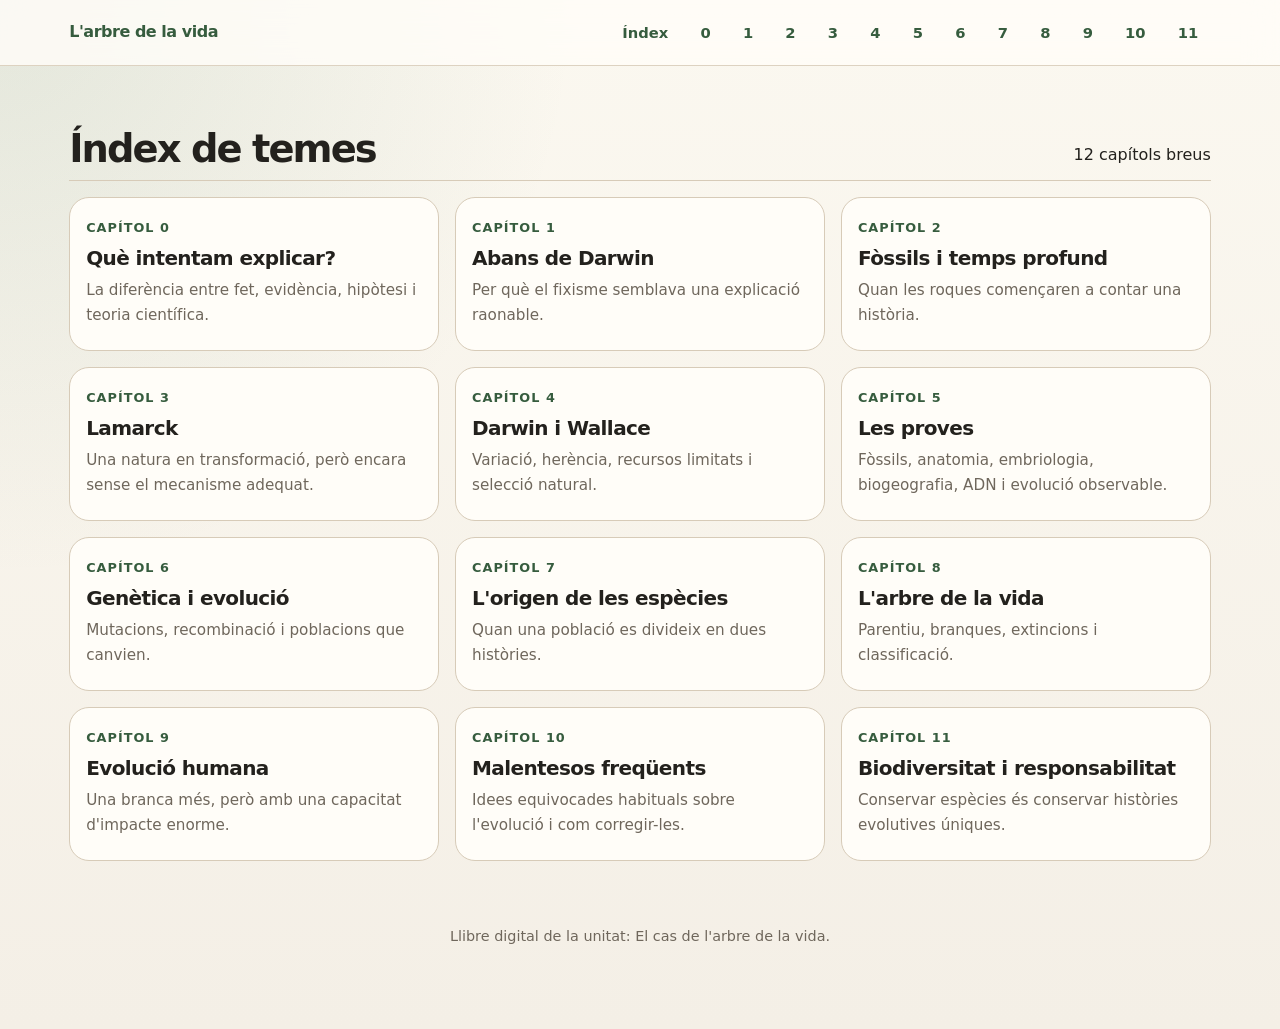
<file: index.html>
<!DOCTYPE html>
<html lang="ca">
<head>
  <meta charset="UTF-8" />
  <meta name="viewport" content="width=device-width, initial-scale=2.0" />
  <title>L'arbre de la vida</title>
  <link rel="stylesheet" href="estil.css" />
</head>
<body>
 <header class="topbar">
    <div class="topbar-inner">
      <div class="brand">L'arbre de la vida</div>
      <nav aria-label="Navegació principal">
        <a href="index.html">Índex</a>
        <a href="capitol-00-introduccio.html">0</a>
        <a href="capitol-01-fixisme.html">1</a>
        <a href="capitol-02-fossils-temps-profund.html">2</a>
        <a href="capitol-03-lamarck-transformisme.html">3</a>
        <a href="capitol-04-darwin-wallace.html">4</a>
        <a href="capitol-05-proves-evolucio.html">5</a>
        <a href="capitol-06-genetica-evolucio.html">6</a>
        <a href="capitol-07-origen-especies.html">7</a>
        <a href="capitol-08-arbre-vida.html">8</a>
        <a href="capitol-09-evolucio-humana.html">9</a>
        <a href="capitol-10-malentensos-evolucio.html">10</a>
        <a href="capitol-11-biodiversitat-responsabilitat.html">11</a>
      </nav>
    </div>
  </header>

  <main>
   
    <div class="wrap">
      <section id="index" aria-labelledby="index-title">
        <div class="section-title">
          <h2 id="index-title">Índex de temes</h2>
          <span>12 capítols breus</span>
        </div>

        <div class="chapter-grid">
          <a class="chapter-card" href="capitol-00-introduccio.html">
            <div>
              <span class="chapter-number">Capítol 0</span>
              <h3>Què intentam explicar?</h3>
              <p>La diferència entre fet, evidència, hipòtesi i teoria científica.</p>
            </div>
          </a>

          <a class="chapter-card" href="capitol-01-fixisme.html">
            <div>
              <span class="chapter-number">Capítol 1</span>
              <h3>Abans de Darwin</h3>
              <p>Per què el fixisme semblava una explicació raonable.</p>
            </div>
          </a>

          <a class="chapter-card" href="capitol-02-fossils-temps-profund.html">
            <div>
              <span class="chapter-number">Capítol 2</span>
              <h3>Fòssils i temps profund</h3>
              <p>Quan les roques començaren a contar una història.</p>
            </div>
          </a>

          <a class="chapter-card" href="capitol-03-lamarck-transformisme.html">
            <div>
              <span class="chapter-number">Capítol 3</span>
              <h3>Lamarck</h3>
              <p>Una natura en transformació, però encara sense el mecanisme adequat.</p>
            </div>
          </a>

          <a class="chapter-card" href="capitol-04-darwin-wallace.html">
            <div>
              <span class="chapter-number">Capítol 4</span>
              <h3>Darwin i Wallace</h3>
              <p>Variació, herència, recursos limitats i selecció natural.</p>
            </div>
          </a>

          <a class="chapter-card" href="capitol-05-proves-evolucio.html">
            <div>
              <span class="chapter-number">Capítol 5</span>
              <h3>Les proves</h3>
              <p>Fòssils, anatomia, embriologia, biogeografia, ADN i evolució observable.</p>
            </div>
          </a>

          <a class="chapter-card" href="capitol-06-genetica-evolucio.html">
            <div>
              <span class="chapter-number">Capítol 6</span>
              <h3>Genètica i evolució</h3>
              <p>Mutacions, recombinació i poblacions que canvien.</p>
            </div>
          </a>

          <a class="chapter-card" href="capitol-07-origen-especies.html">
            <div>
              <span class="chapter-number">Capítol 7</span>
              <h3>L'origen de les espècies</h3>
              <p>Quan una població es divideix en dues històries.</p>
            </div>
          </a>

          <a class="chapter-card" href="capitol-08-arbre-vida.html">
            <div>
              <span class="chapter-number">Capítol 8</span>
              <h3>L'arbre de la vida</h3>
              <p>Parentiu, branques, extincions i classificació.</p>
            </div>
          </a>

          <a class="chapter-card" href="capitol-09-evolucio-humana.html">
            <div>
              <span class="chapter-number">Capítol 9</span>
              <h3>Evolució humana</h3>
              <p>Una branca més, però amb una capacitat d'impacte enorme.</p>
            </div>
          </a>

          <a class="chapter-card" href="capitol-10-malentensos-evolucio.html">
            <div>
              <span class="chapter-number">Capítol 10</span>
              <h3>Malentesos freqüents</h3>
              <p>Idees equivocades habituals sobre l'evolució i com corregir-les.</p>
            </div>
          </a>

          <a class="chapter-card" href="capitol-11-biodiversitat-responsabilitat.html">
            <div>
              <span class="chapter-number">Capítol 11</span>
              <h3>Biodiversitat i responsabilitat</h3>
              <p>Conservar espècies és conservar històries evolutives úniques.</p>
            </div>
          </a>
        </div>
      </section>

      <footer>
        Llibre digital de la unitat: El cas de l'arbre de la vida.
      </footer>
    </div>
  </main>
</body>
</html>
</file>
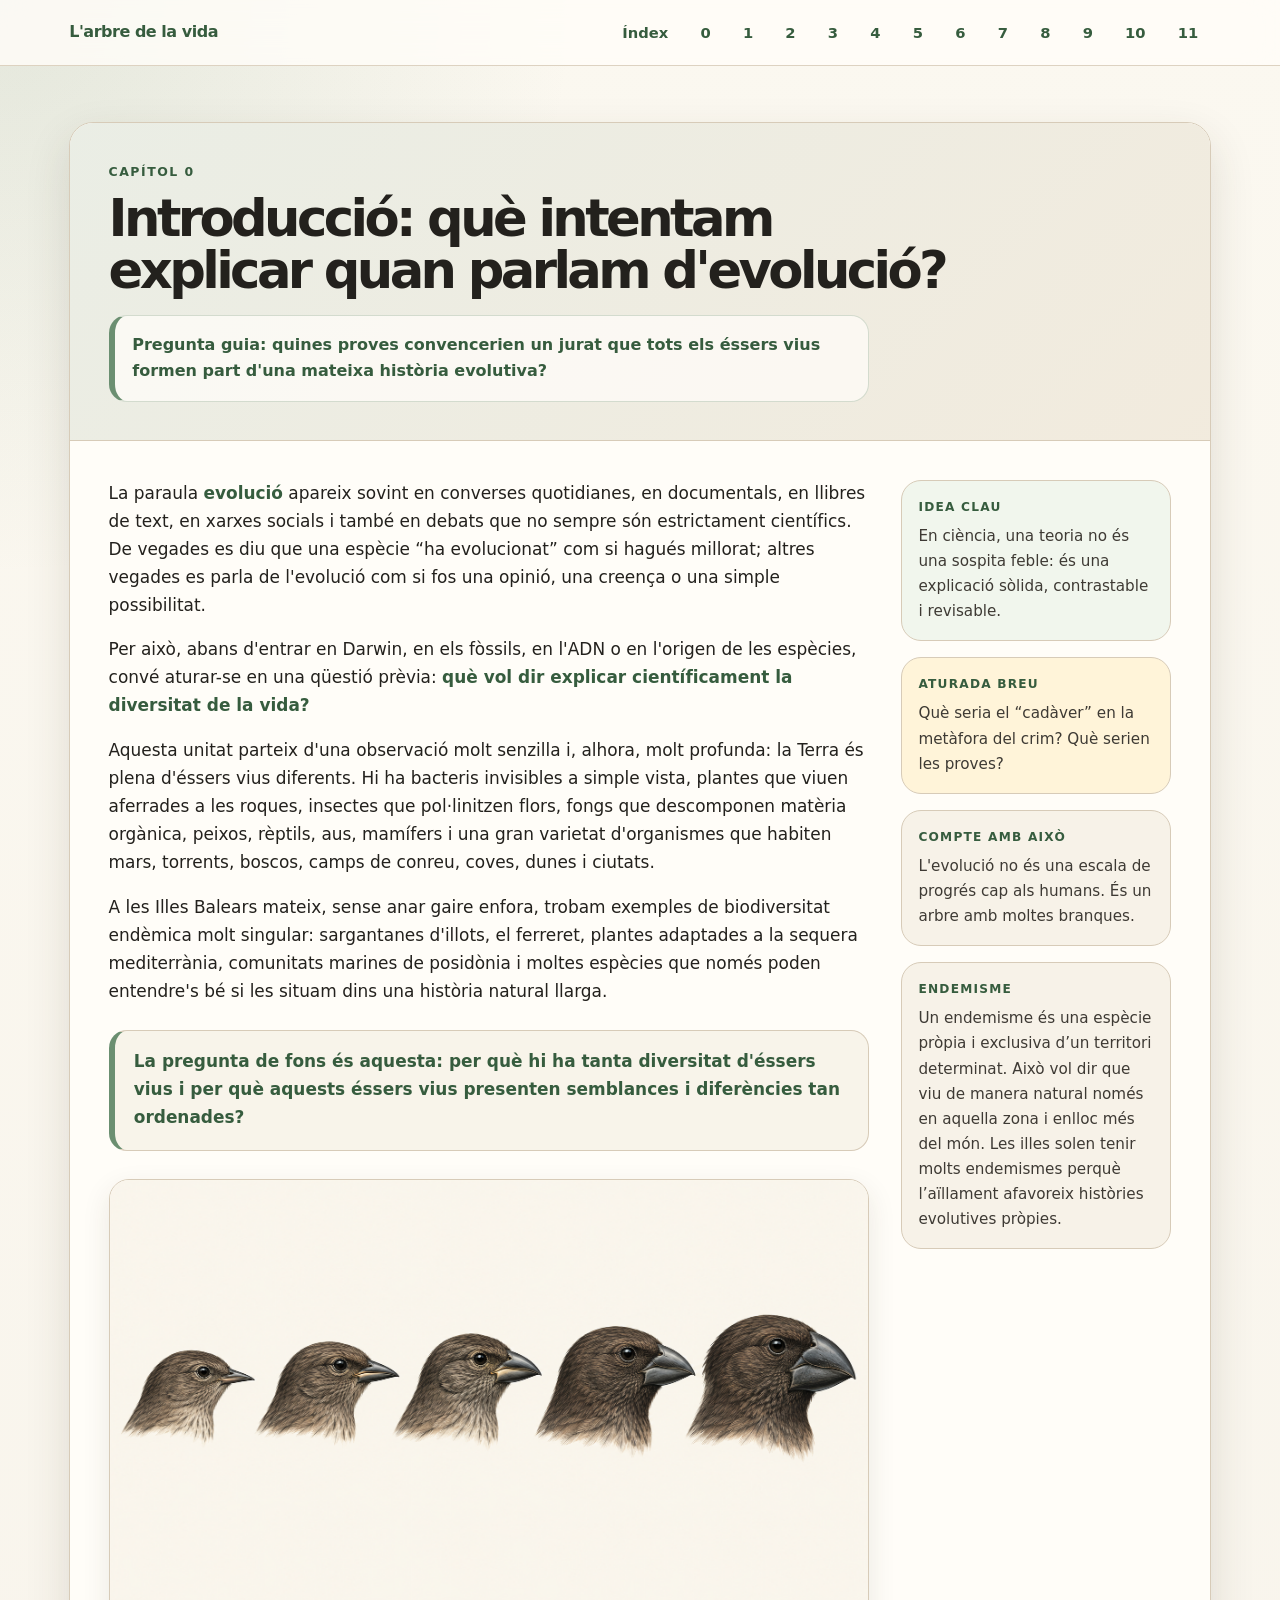
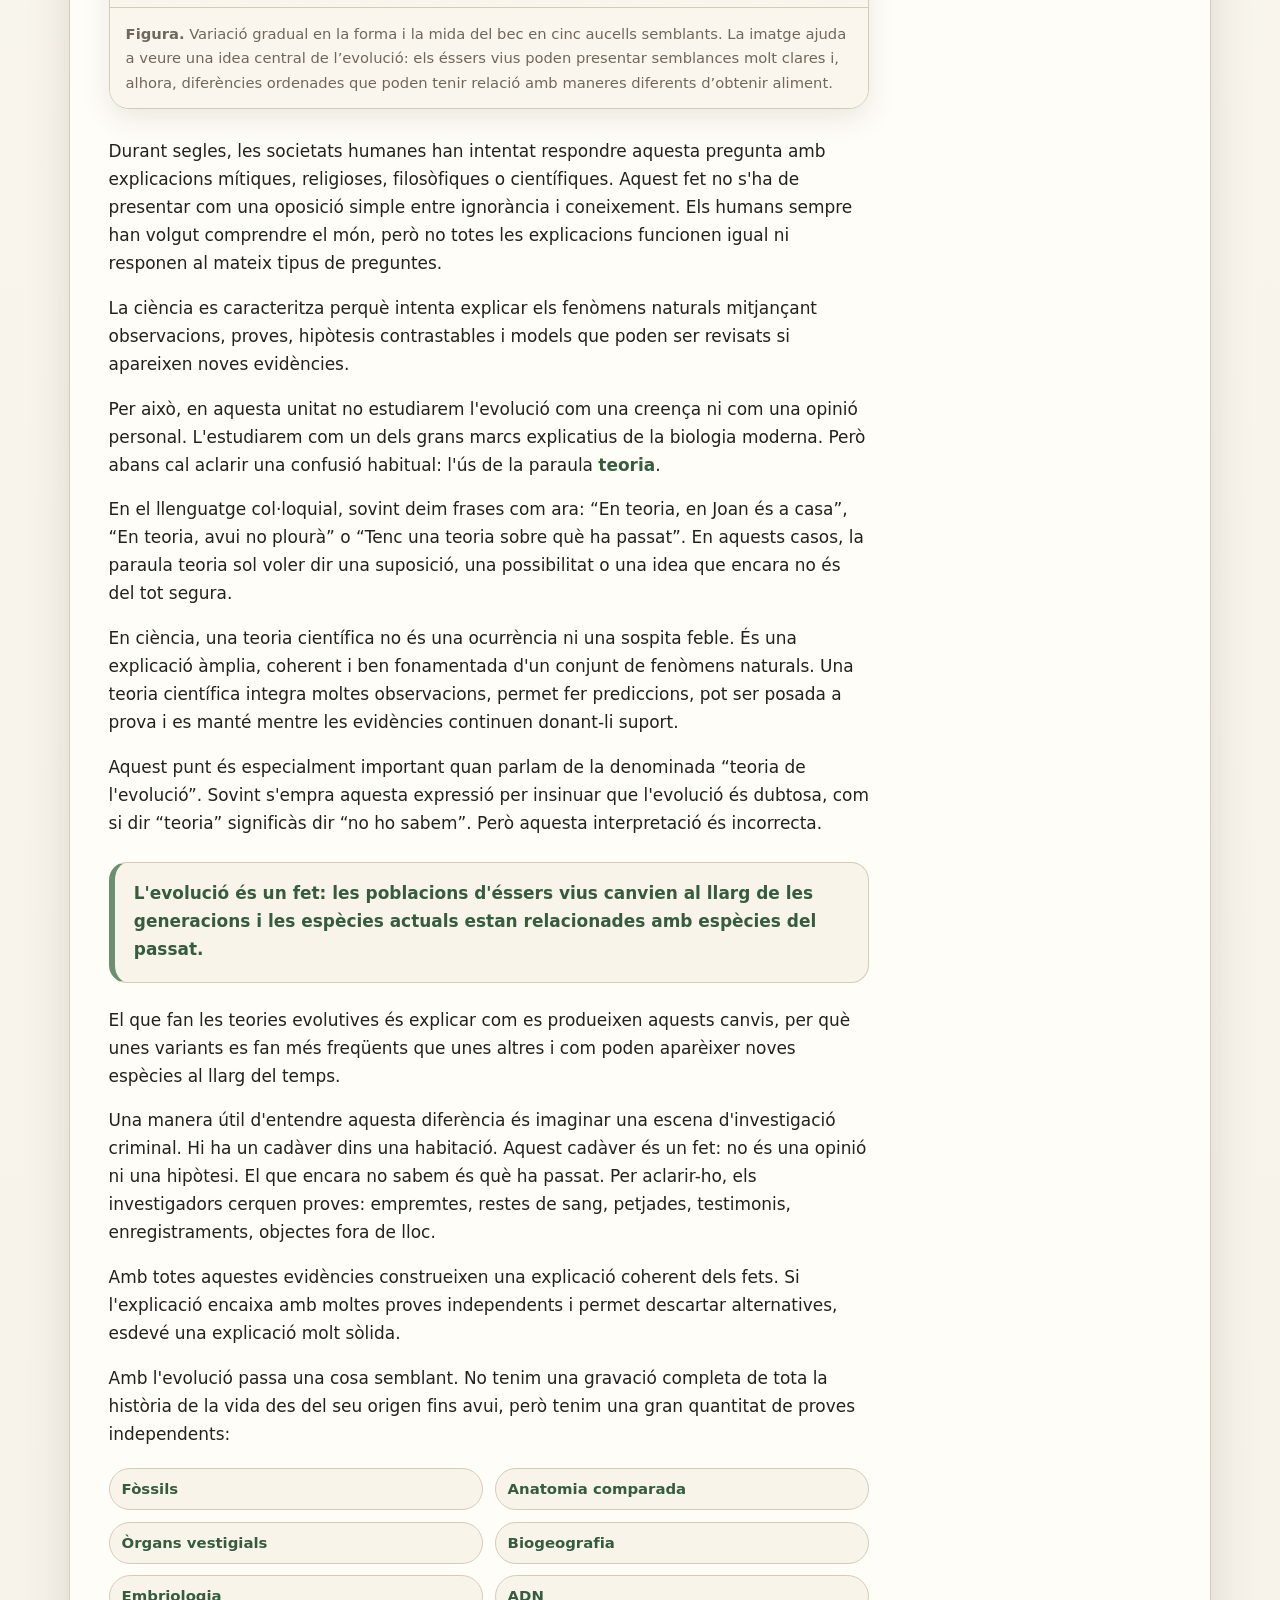
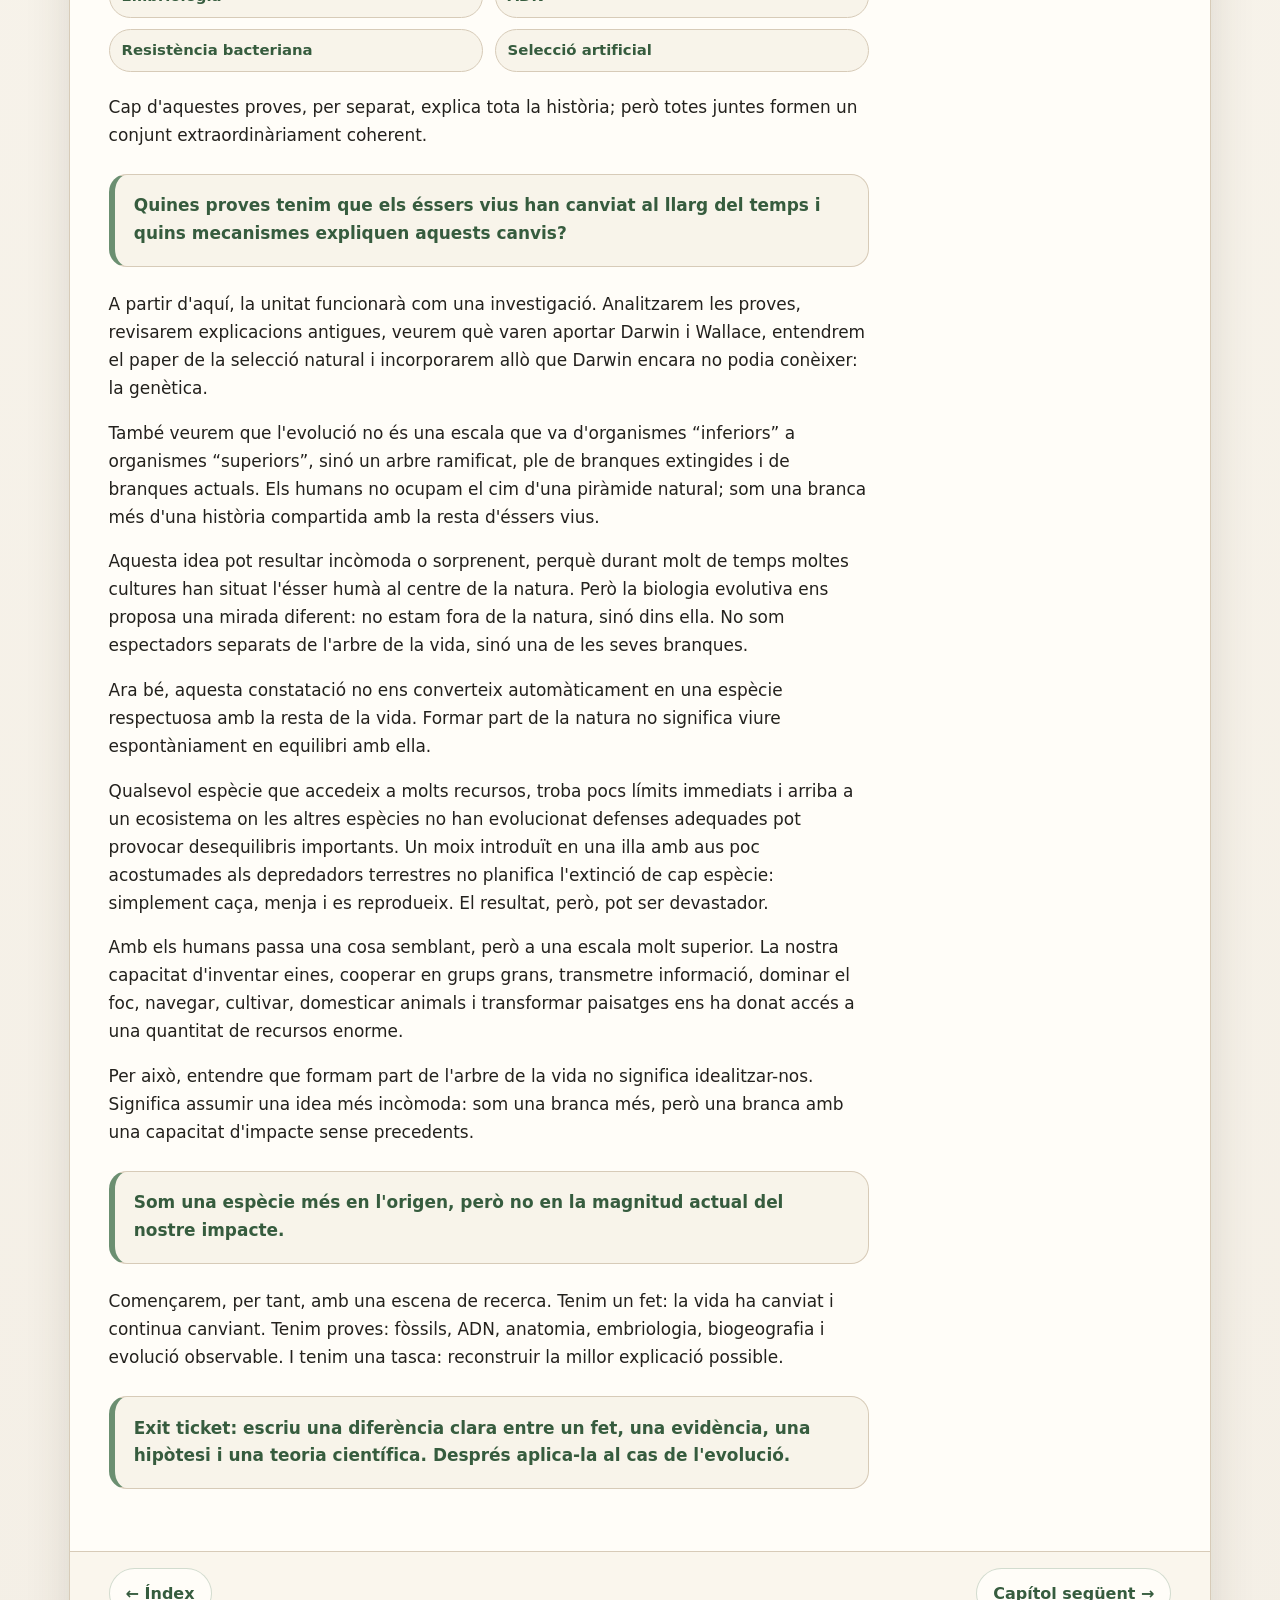
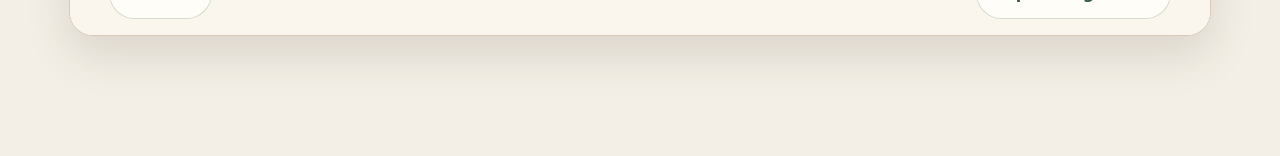
<file: capitol-00-introduccio.html>
<!DOCTYPE html>
<html lang="ca">
<head>
  <meta charset="UTF-8" />
  <meta name="viewport" content="width=device-width, initial-scale=1.0" />
  <title>Capítol 0 · Introducció</title>
  <link rel="stylesheet" href="estil.css" />
</head>
<body>
  <header class="topbar">
    <div class="topbar-inner">
      <div class="brand">L'arbre de la vida</div>
      <nav aria-label="Navegació principal">
        <a href="index.html">Índex</a>
        <a href="capitol-00-introduccio.html">0</a>
        <a href="capitol-01-fixisme.html">1</a>
        <a href="capitol-02-fossils-temps-profund.html">2</a>
        <a href="capitol-03-lamarck-transformisme.html">3</a>
        <a href="capitol-04-darwin-wallace.html">4</a>
        <a href="capitol-05-proves-evolucio.html">5</a>
        <a href="capitol-06-genetica-evolucio.html">6</a>
        <a href="capitol-07-origen-especies.html">7</a>
        <a href="capitol-08-arbre-vida.html">8</a>
        <a href="capitol-09-evolucio-humana.html">9</a>
        <a href="capitol-10-malentensos-evolucio.html">10</a>
        <a href="capitol-11-biodiversitat-responsabilitat.html">11</a>
      </nav>
    </div>
  </header>

  <main class="wrap">
    <article class="book-page">
      <header class="chapter-header">
        <p class="eyebrow">Capítol 0</p>
        <h1>Introducció: què intentam explicar quan parlam d'evolució?</h1>
        <div class="guide-question">Pregunta guia: quines proves convencerien un jurat que tots els éssers vius formen part d'una mateixa història evolutiva?</div>
      </header>

      <div class="content">
        <section class="main-text">
          <p>La paraula <strong>evolució</strong> apareix sovint en converses quotidianes, en documentals, en llibres de text, en xarxes socials i també en debats que no sempre són estrictament científics. De vegades es diu que una espècie “ha evolucionat” com si hagués millorat; altres vegades es parla de l'evolució com si fos una opinió, una creença o una simple possibilitat.</p>

          <p>Per això, abans d'entrar en Darwin, en els fòssils, en l'ADN o en l'origen de les espècies, convé aturar-se en una qüestió prèvia: <strong>què vol dir explicar científicament la diversitat de la vida?</strong></p>

          <p>Aquesta unitat parteix d'una observació molt senzilla i, alhora, molt profunda: la Terra és plena d'éssers vius diferents. Hi ha bacteris invisibles a simple vista, plantes que viuen aferrades a les roques, insectes que pol·linitzen flors, fongs que descomponen matèria orgànica, peixos, rèptils, aus, mamífers i una gran varietat d'organismes que habiten mars, torrents, boscos, camps de conreu, coves, dunes i ciutats.</p>

          <p>A les Illes Balears mateix, sense anar gaire enfora, trobam exemples de biodiversitat endèmica molt singular: sargantanes  d'illots, el ferreret, plantes adaptades a la sequera mediterrània, comunitats marines de posidònia i moltes espècies que només poden entendre's bé si les situam dins una història natural llarga.</p>

          <div class="callout">
            <p>La pregunta de fons és aquesta: per què hi ha tanta diversitat d'éssers vius i per què aquests éssers vius presenten semblances i diferències tan ordenades?</p>
          </div>
          <figure class="chapter-image">
          <img 
              src="images/becs.png" 
              alt="Caps de pinsans amb becs diferents, que il·lustren la variació entre individus d'una població i el canvi al llarg de les generacions"
            >
            <figcaption>
              <b>Figura.</b> Variació gradual en la forma i la mida del bec en cinc aucells semblants. La imatge ajuda a veure una idea central de l’evolució: els éssers vius poden presentar semblances molt clares i, alhora, diferències ordenades que poden tenir relació amb maneres diferents d’obtenir aliment.
            </figcaption>
          </figure>
          
          <p>Durant segles, les societats humanes han intentat respondre aquesta pregunta amb explicacions mítiques, religioses, filosòfiques o científiques. Aquest fet no s'ha de presentar com una oposició simple entre ignorància i coneixement. Els humans sempre han volgut comprendre el món, però no totes les explicacions funcionen igual ni responen al mateix tipus de preguntes.</p>

          <p>La ciència es caracteritza perquè intenta explicar els fenòmens naturals mitjançant observacions, proves, hipòtesis contrastables i models que poden ser revisats si apareixen noves evidències.</p>

          <p>Per això, en aquesta unitat no estudiarem l'evolució com una creença ni com una opinió personal. L'estudiarem com un dels grans marcs explicatius de la biologia moderna. Però abans cal aclarir una confusió habitual: l'ús de la paraula <strong>teoria</strong>.</p>

          <p>En el llenguatge col·loquial, sovint deim frases com ara: “En teoria, en Joan és a casa”, “En teoria, avui no plourà” o “Tenc una teoria sobre què ha passat”. En aquests casos, la paraula teoria sol voler dir una suposició, una possibilitat o una idea que encara no és del tot segura.</p>

          <p>En ciència, una teoria científica no és una ocurrència ni una sospita feble. És una explicació àmplia, coherent i ben fonamentada d'un conjunt de fenòmens naturals. Una teoria científica integra moltes observacions, permet fer prediccions, pot ser posada a prova i es manté mentre les evidències continuen donant-li suport.</p>

          <p>Aquest punt és especialment important quan parlam de la denominada “teoria de l'evolució”. Sovint s'empra aquesta expressió per insinuar que l'evolució és dubtosa, com si dir “teoria” significàs dir “no ho sabem”. Però aquesta interpretació és incorrecta.</p>

          <div class="callout">
            <p>L'evolució és un fet: les poblacions d'éssers vius canvien al llarg de les generacions i les espècies actuals estan relacionades amb espècies del passat.</p>
          </div>

          <p>El que fan les teories evolutives és explicar com es produeixen aquests canvis, per què unes variants es fan més freqüents que unes altres i com poden aparèixer noves espècies al llarg del temps.</p>

          <p>Una manera útil d'entendre aquesta diferència és imaginar una escena d'investigació criminal. Hi ha un cadàver dins una habitació. Aquest cadàver és un fet: no és una opinió ni una hipòtesi. El que encara no sabem és què ha passat. Per aclarir-ho, els investigadors cerquen proves: empremtes, restes de sang, petjades, testimonis, enregistraments, objectes fora de lloc.</p>

          <p>Amb totes aquestes evidències construeixen una explicació coherent dels fets. Si l'explicació encaixa amb moltes proves independents i permet descartar alternatives, esdevé una explicació molt sòlida.</p>

          <p>Amb l'evolució passa una cosa semblant. No tenim una gravació completa de tota la història de la vida des del seu origen fins avui, però tenim una gran quantitat de proves independents:</p>

          <div class="evidence-list">
            <span class="pill">Fòssils</span>
            <span class="pill">Anatomia comparada</span>
            <span class="pill">Òrgans vestigials</span>
            <span class="pill">Biogeografia</span>
            <span class="pill">Embriologia</span>
            <span class="pill">ADN</span>
            <span class="pill">Resistència bacteriana</span>
            <span class="pill">Selecció artificial</span>
          </div>

          <p>Cap d'aquestes proves, per separat, explica tota la història; però totes juntes formen un conjunt extraordinàriament coherent.</p>

          <div class="callout">
            <p>Quines proves tenim que els éssers vius han canviat al llarg del temps i quins mecanismes expliquen aquests canvis?</p>
          </div>

          <p>A partir d'aquí, la unitat funcionarà com una investigació. Analitzarem les proves, revisarem explicacions antigues, veurem què varen aportar Darwin i Wallace, entendrem el paper de la selecció natural i incorporarem allò que Darwin encara no podia conèixer: la genètica.</p>

          <p>També veurem que l'evolució no és una escala que va d'organismes “inferiors” a organismes “superiors”, sinó un arbre ramificat, ple de branques extingides i de branques actuals. Els humans no ocupam el cim d'una piràmide natural; som una branca més d'una història compartida amb la resta d'éssers vius.</p>

          <p>Aquesta idea pot resultar incòmoda o sorprenent, perquè durant molt de temps moltes cultures han situat l'ésser humà al centre de la natura. Però la biologia evolutiva ens proposa una mirada diferent: no estam fora de la natura, sinó dins ella. No som espectadors separats de l'arbre de la vida, sinó una de les seves branques.</p>

          <p>Ara bé, aquesta constatació no ens converteix automàticament en una espècie respectuosa amb la resta de la vida. Formar part de la natura no significa viure espontàniament en equilibri amb ella.</p>

          <p>Qualsevol espècie que accedeix a molts recursos, troba pocs límits immediats i arriba a un ecosistema on les altres espècies no han evolucionat defenses adequades pot provocar desequilibris importants. Un moix introduït en una illa amb aus poc acostumades als depredadors terrestres no planifica l'extinció de cap espècie: simplement caça, menja i es reprodueix. El resultat, però, pot ser devastador.</p>

          <p>Amb els humans passa una cosa semblant, però a una escala molt superior. La nostra capacitat d'inventar eines, cooperar en grups grans, transmetre informació, dominar el foc, navegar, cultivar, domesticar animals i transformar paisatges ens ha donat accés a una quantitat de recursos enorme.</p>

          <p>Per això, entendre que formam part de l'arbre de la vida no significa idealitzar-nos. Significa assumir una idea més incòmoda: som una branca més, però una branca amb una capacitat d'impacte sense precedents.</p>

          <div class="callout">
            <p>Som una espècie més en l'origen, però no en la magnitud actual del nostre impacte.</p>
          </div>

          <p>Començarem, per tant, amb una escena de recerca. Tenim un fet: la vida ha canviat i continua canviant. Tenim proves: fòssils, ADN, anatomia, embriologia, biogeografia i evolució observable. I tenim una tasca: reconstruir la millor explicació possible.</p>

          <section class="callout">
            <p>Exit ticket: escriu una diferència clara entre un fet, una evidència, una hipòtesi i una teoria científica. Després aplica-la al cas de l'evolució.</p>
          </section>
        </section>

        <aside class="side" aria-label="Notes del capítol">
          <div class="note-box">
            <span class="box-label">Idea clau</span>
            <p>En ciència, una teoria no és una sospita feble: és una explicació sòlida, contrastable i revisable.</p>
          </div>

          <div class="activity-box">
            <span class="box-label">Aturada breu</span>
            <p>Què seria el “cadàver” en la metàfora del crim? Què serien les proves?</p>
          </div>

          <div class="concept-box">
            <span class="box-label">Compte amb això</span>
            <p>L'evolució no és una escala de progrés cap als humans. És un arbre amb moltes branques.</p>
          </div>
          <div class="concept-box">
            <span class="box-label">Endemisme</span>
            <p>Un endemisme és una espècie pròpia i exclusiva d’un territori determinat. Això vol dir que viu de manera natural només en aquella zona i enlloc més del món. Les illes solen tenir molts endemismes perquè l’aïllament afavoreix històries evolutives pròpies.</p>
          </div>
        </aside>
      </div>

      <nav class="chapter-nav" aria-label="Navegació del capítol">
        <a href="index.html">← Índex</a>
        <a href="capitol-01-fixisme.html">Capítol següent →</a>
      </nav>
    </article>
  </main>
</body>
</html>
</file>
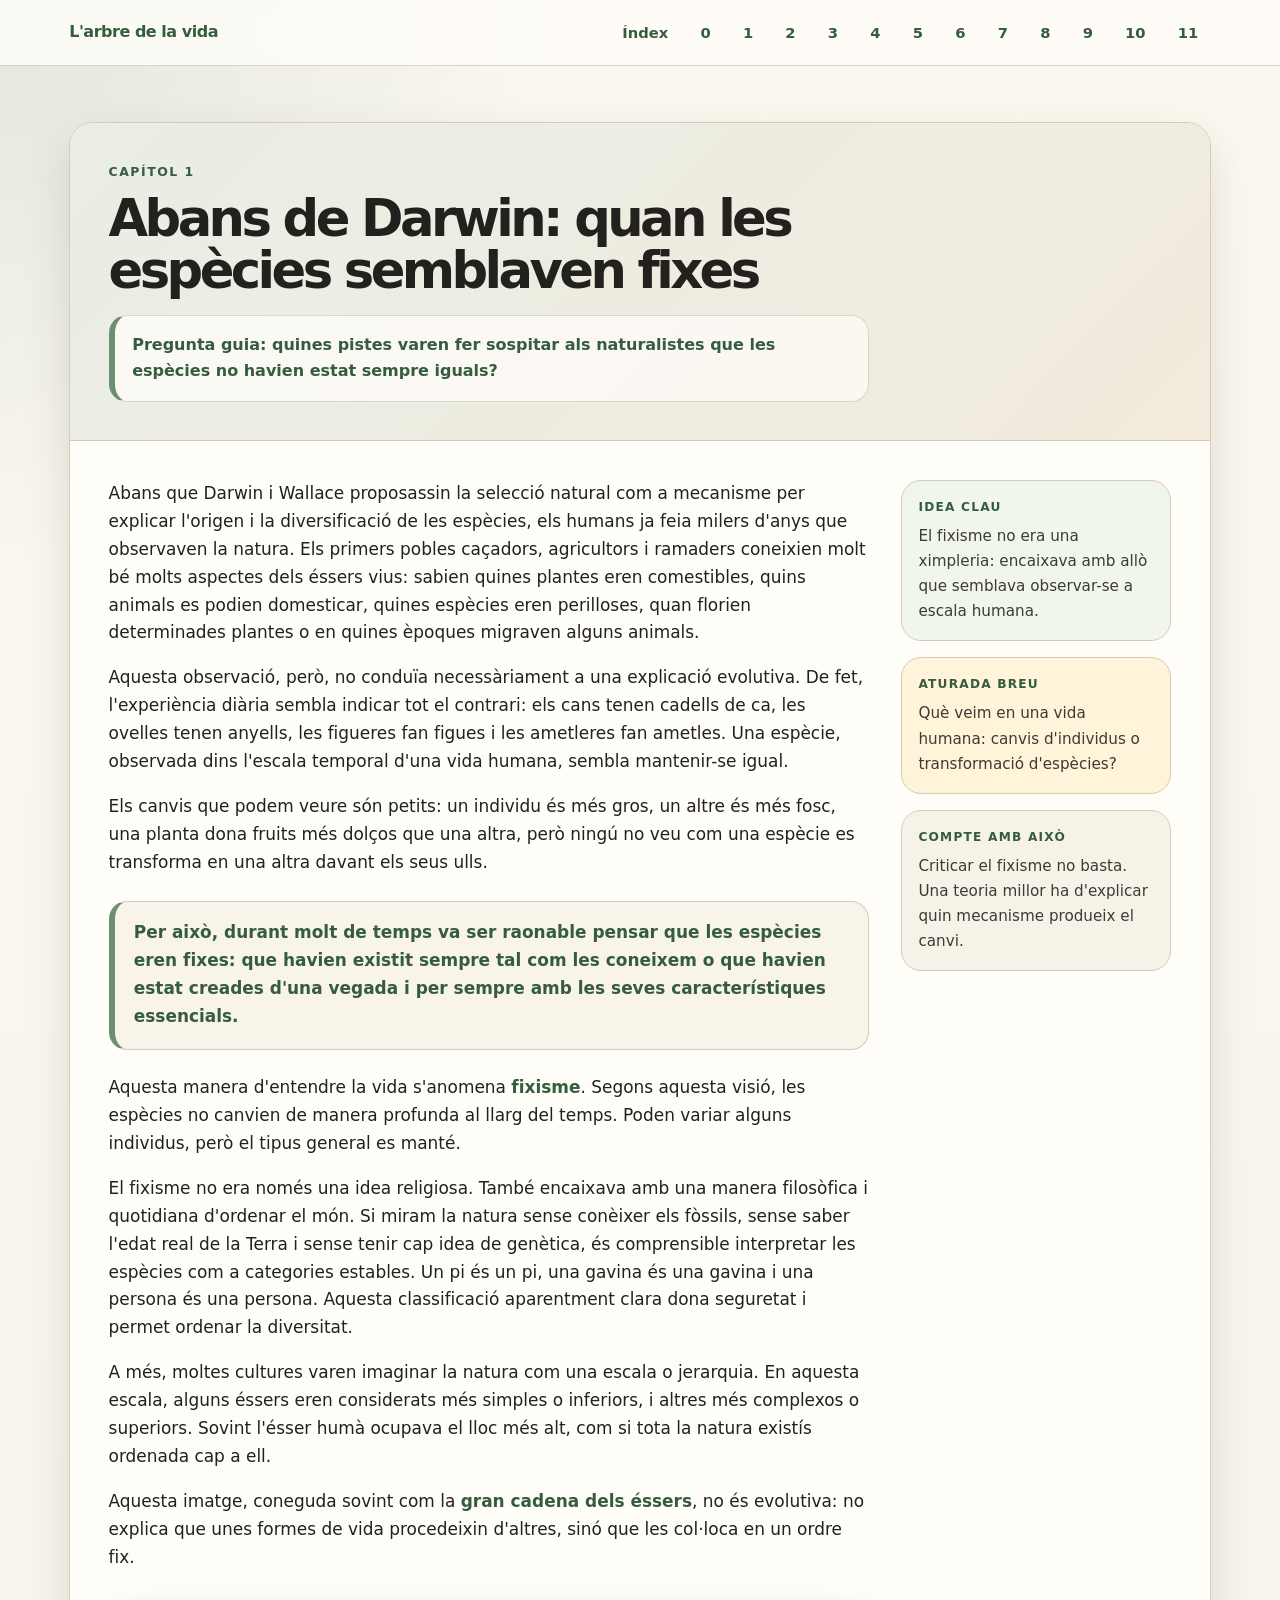
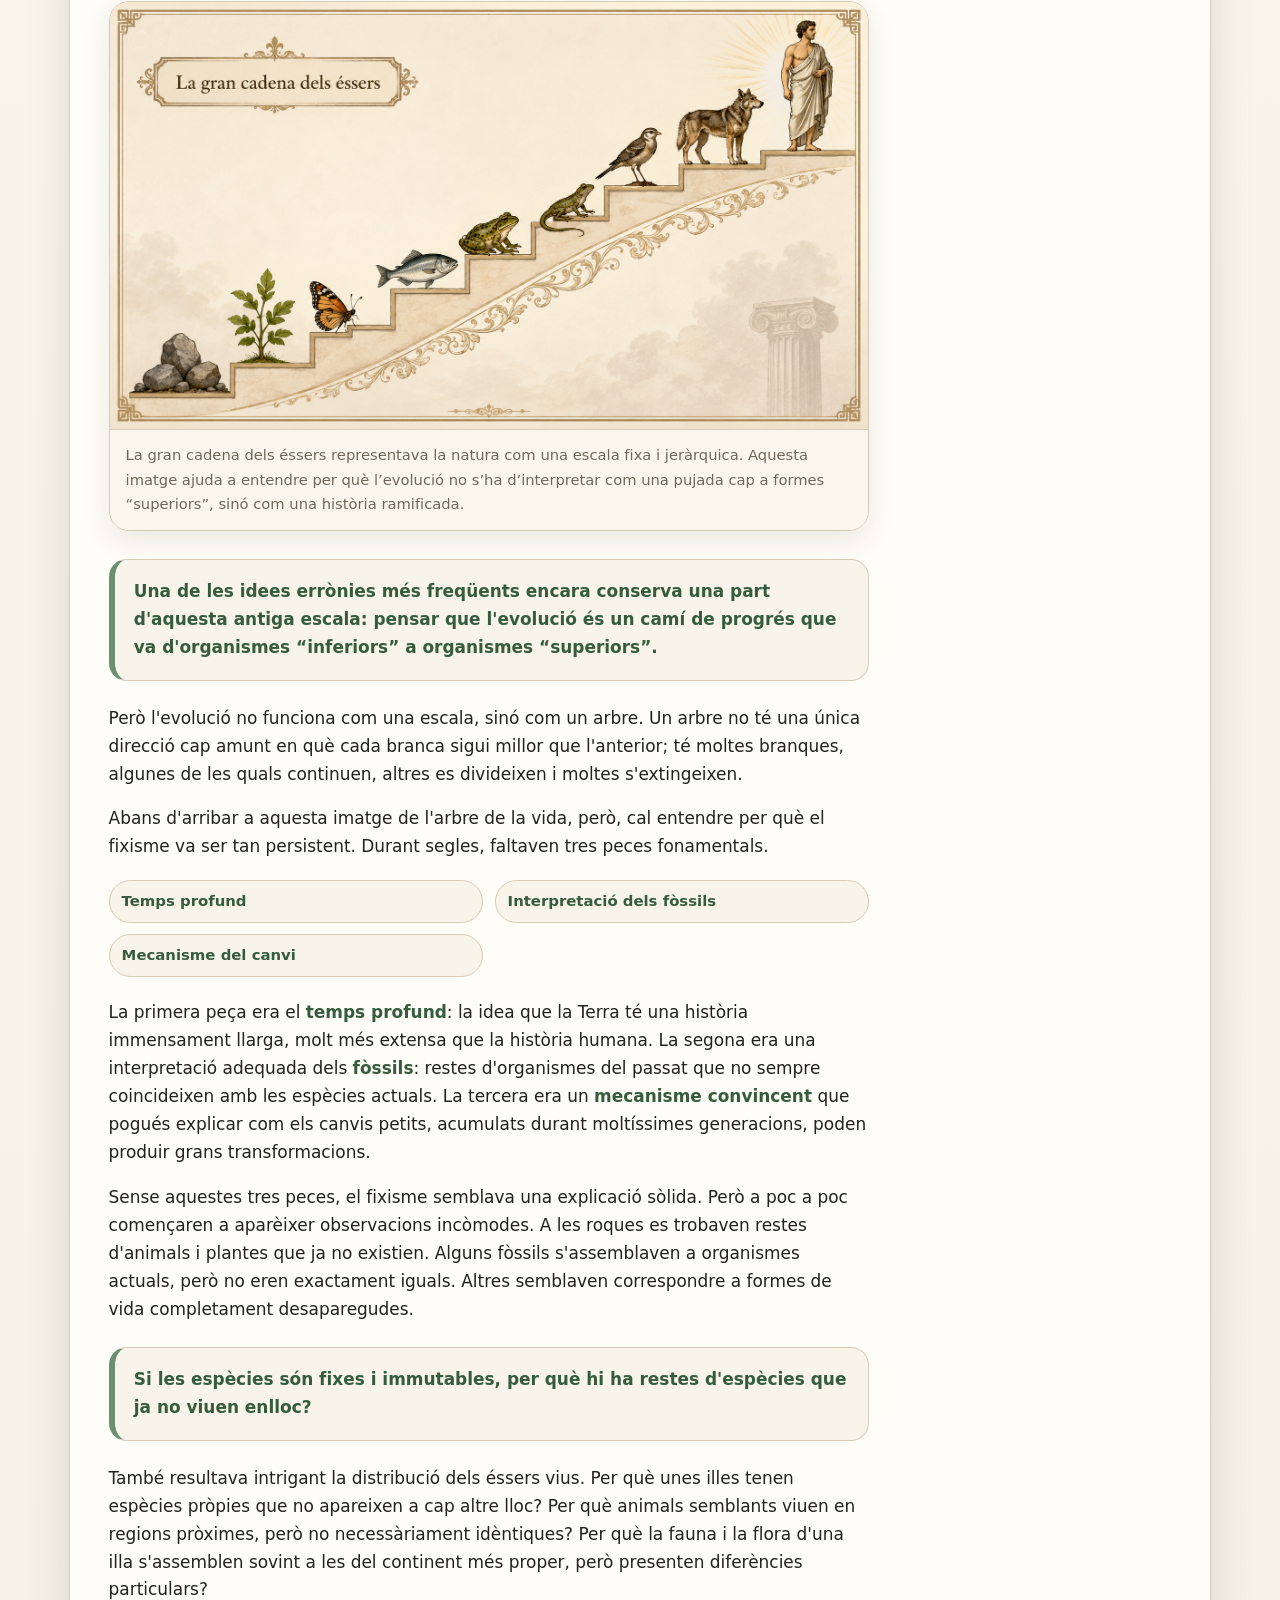
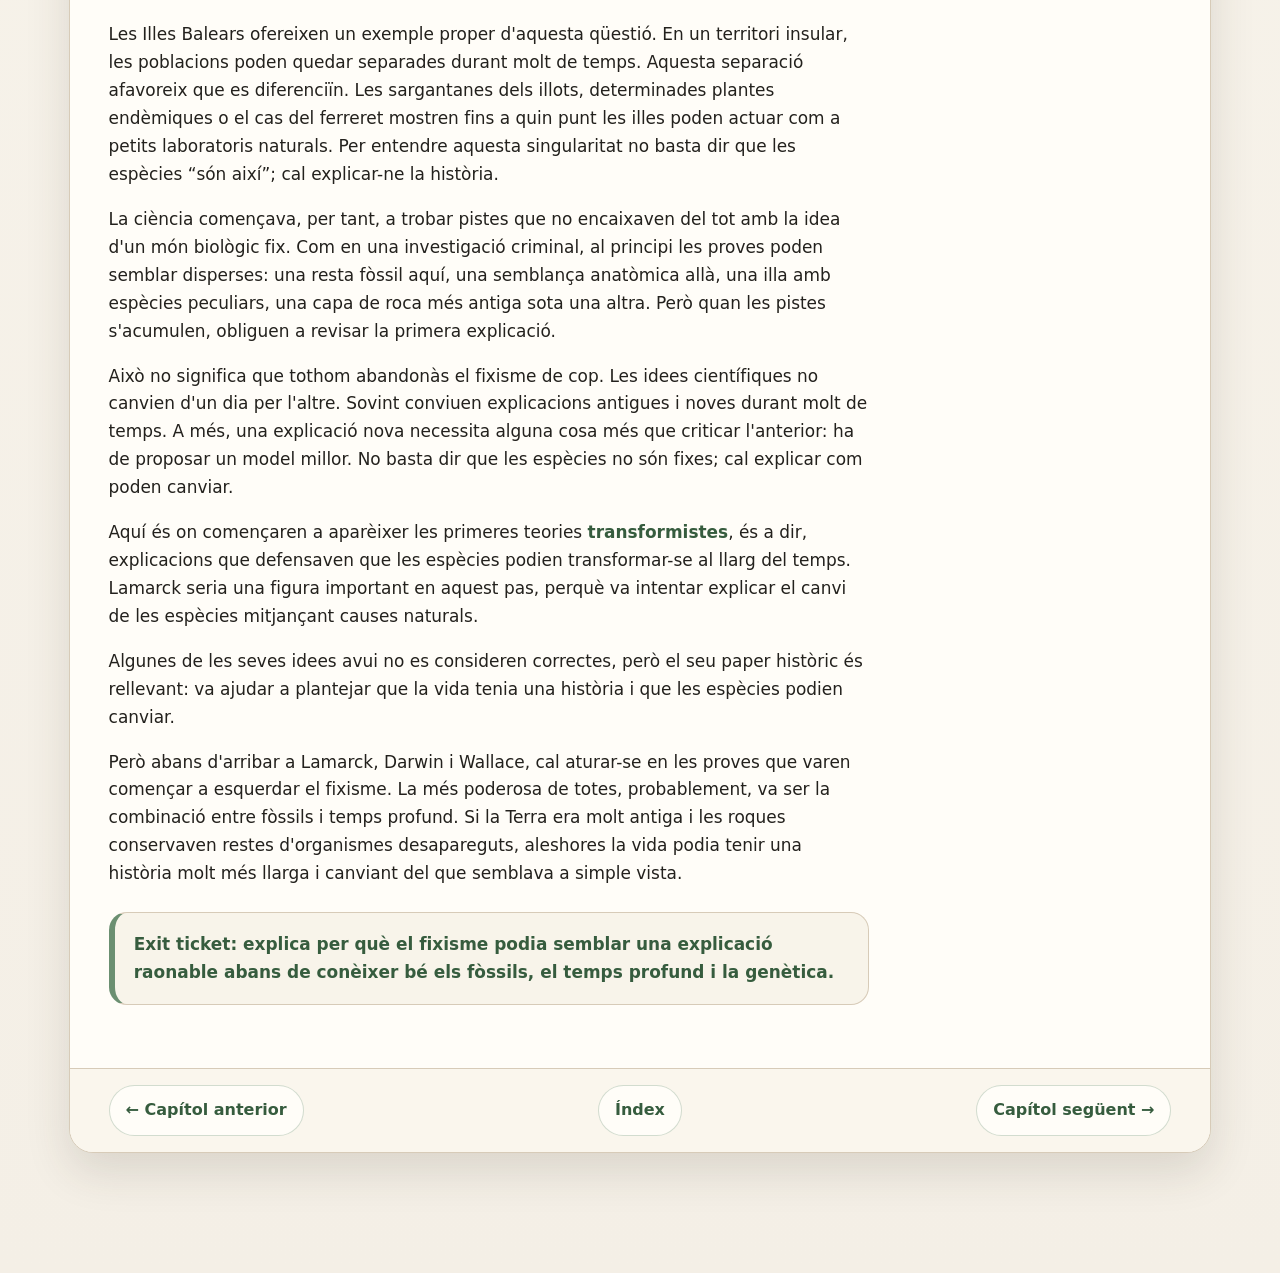
<file: capitol-01-fixisme.html>
<!DOCTYPE html>
<html lang="ca">
<head>
  <meta charset="UTF-8" />
  <meta name="viewport" content="width=device-width, initial-scale=1.0" />
  <title>Capítol 1 · Abans de Darwin</title>
  <link rel="stylesheet" href="estil.css" />
</head>
<body>
 <header class="topbar">
    <div class="topbar-inner">
      <div class="brand">L'arbre de la vida</div>
      <nav aria-label="Navegació principal">
        <a href="index.html">Índex</a>
        <a href="capitol-00-introduccio.html">0</a>
        <a href="capitol-01-fixisme.html">1</a>
        <a href="capitol-02-fossils-temps-profund.html">2</a>
        <a href="capitol-03-lamarck-transformisme.html">3</a>
        <a href="capitol-04-darwin-wallace.html">4</a>
        <a href="capitol-05-proves-evolucio.html">5</a>
        <a href="capitol-06-genetica-evolucio.html">6</a>
        <a href="capitol-07-origen-especies.html">7</a>
        <a href="capitol-08-arbre-vida.html">8</a>
        <a href="capitol-09-evolucio-humana.html">9</a>
        <a href="capitol-10-malentensos-evolucio.html">10</a>
        <a href="capitol-11-biodiversitat-responsabilitat.html">11</a>
      </nav>
    </div>
  </header>


  <main class="wrap">
    <article class="book-page">
      <header class="chapter-header">
        <p class="eyebrow">Capítol 1</p>
        <h1>Abans de Darwin: quan les espècies semblaven fixes</h1>
        <div class="guide-question">Pregunta guia: quines pistes varen fer sospitar als naturalistes que les espècies no havien estat sempre iguals?</div>
      </header>

      <div class="content">
        <section class="main-text">
          <p>Abans que Darwin i Wallace proposassin la selecció natural com a mecanisme per explicar l'origen i la diversificació de les espècies, els humans ja feia milers d'anys que observaven la natura. Els primers pobles caçadors, agricultors i ramaders coneixien molt bé molts aspectes dels éssers vius: sabien quines plantes eren comestibles, quins animals es podien domesticar, quines espècies eren perilloses, quan florien determinades plantes o en quines èpoques migraven alguns animals.</p>

          <p>Aquesta observació, però, no conduïa necessàriament a una explicació evolutiva. De fet, l'experiència diària sembla indicar tot el contrari: els cans tenen cadells de ca, les ovelles tenen anyells, les figueres fan figues i les ametleres fan ametles. Una espècie, observada dins l'escala temporal d'una vida humana, sembla mantenir-se igual.</p>

          <p>Els canvis que podem veure són petits: un individu és més gros, un altre és més fosc, una planta dona fruits més dolços que una altra, però ningú no veu com una espècie es transforma en una altra davant els seus ulls.</p>

          <div class="callout">
            <p>Per això, durant molt de temps va ser raonable pensar que les espècies eren fixes: que havien existit sempre tal com les coneixem o que havien estat creades d'una vegada i per sempre amb les seves característiques essencials.</p>
          </div>

          <p>Aquesta manera d'entendre la vida s'anomena <strong>fixisme</strong>. Segons aquesta visió, les espècies no canvien de manera profunda al llarg del temps. Poden variar alguns individus, però el tipus general es manté.</p>

          <p>El fixisme no era només una idea religiosa. També encaixava amb una manera filosòfica i quotidiana d'ordenar el món. Si miram la natura sense conèixer els fòssils, sense saber l'edat real de la Terra i sense tenir cap idea de genètica, és comprensible interpretar les espècies com a categories estables. Un pi és un pi, una gavina és una gavina i una persona és una persona. Aquesta classificació aparentment clara dona seguretat i permet ordenar la diversitat.</p>

          <p>A més, moltes cultures varen imaginar la natura com una escala o jerarquia. En aquesta escala, alguns éssers eren considerats més simples o inferiors, i altres més complexos o superiors. Sovint l'ésser humà ocupava el lloc més alt, com si tota la natura existís ordenada cap a ell.</p>

          <p>Aquesta imatge, coneguda sovint com la <strong>gran cadena dels éssers</strong>, no és evolutiva: no explica que unes formes de vida procedeixin d'altres, sinó que les col·loca en un ordre fix.</p>
          <figure class="chapter-image">
            <img 
              src="images/cadena.png" 
              alt="Representació de la gran cadena dels éssers, amb els organismes ordenats com una escala jeràrquica"
            >
            <figcaption>
              La gran cadena dels éssers representava la natura com una escala fixa i jeràrquica. Aquesta imatge ajuda a entendre per què l’evolució no s’ha d’interpretar com una pujada cap a formes “superiors”, sinó com una història ramificada.
            </figcaption>
          </figure>
          <div class="callout">
            <p>Una de les idees errònies més freqüents encara conserva una part d'aquesta antiga escala: pensar que l'evolució és un camí de progrés que va d'organismes “inferiors” a organismes “superiors”.</p>
          </div>

          <p>Però l'evolució no funciona com una escala, sinó com un arbre. Un arbre no té una única direcció cap amunt en què cada branca sigui millor que l'anterior; té moltes branques, algunes de les quals continuen, altres es divideixen i moltes s'extingeixen.</p>

          <p>Abans d'arribar a aquesta imatge de l'arbre de la vida, però, cal entendre per què el fixisme va ser tan persistent. Durant segles, faltaven tres peces fonamentals.</p>

          <div class="evidence-list">
            <span class="pill">Temps profund</span>
            <span class="pill">Interpretació dels fòssils</span>
            <span class="pill">Mecanisme del canvi</span>
          </div>

          <p>La primera peça era el <strong>temps profund</strong>: la idea que la Terra té una història immensament llarga, molt més extensa que la història humana. La segona era una interpretació adequada dels <strong>fòssils</strong>: restes d'organismes del passat que no sempre coincideixen amb les espècies actuals. La tercera era un <strong>mecanisme convincent</strong> que pogués explicar com els canvis petits, acumulats durant moltíssimes generacions, poden produir grans transformacions.</p>

          <p>Sense aquestes tres peces, el fixisme semblava una explicació sòlida. Però a poc a poc començaren a aparèixer observacions incòmodes. A les roques es trobaven restes d'animals i plantes que ja no existien. Alguns fòssils s'assemblaven a organismes actuals, però no eren exactament iguals. Altres semblaven correspondre a formes de vida completament desaparegudes.</p>

          <div class="callout">
            <p>Si les espècies són fixes i immutables, per què hi ha restes d'espècies que ja no viuen enlloc?</p>
          </div>

          <p>També resultava intrigant la distribució dels éssers vius. Per què unes illes tenen espècies pròpies que no apareixen a cap altre lloc? Per què animals semblants viuen en regions pròximes, però no necessàriament idèntiques? Per què la fauna i la flora d'una illa s'assemblen sovint a les del continent més proper, però presenten diferències particulars?</p>

          <p>Les Illes Balears ofereixen un exemple proper d'aquesta qüestió. En un territori insular, les poblacions poden quedar separades durant molt de temps. Aquesta separació afavoreix que es diferenciïn. Les sargantanes dels illots, determinades plantes endèmiques o el cas del ferreret mostren fins a quin punt les illes poden actuar com a petits laboratoris naturals. Per entendre aquesta singularitat no basta dir que les espècies “són així”; cal explicar-ne la història.</p>

          <p>La ciència començava, per tant, a trobar pistes que no encaixaven del tot amb la idea d'un món biològic fix. Com en una investigació criminal, al principi les proves poden semblar disperses: una resta fòssil aquí, una semblança anatòmica allà, una illa amb espècies peculiars, una capa de roca més antiga sota una altra. Però quan les pistes s'acumulen, obliguen a revisar la primera explicació.</p>

          <p>Això no significa que tothom abandonàs el fixisme de cop. Les idees científiques no canvien d'un dia per l'altre. Sovint conviuen explicacions antigues i noves durant molt de temps. A més, una explicació nova necessita alguna cosa més que criticar l'anterior: ha de proposar un model millor. No basta dir que les espècies no són fixes; cal explicar com poden canviar.</p>

          <p>Aquí és on començaren a aparèixer les primeres teories <strong>transformistes</strong>, és a dir, explicacions que defensaven que les espècies podien transformar-se al llarg del temps. Lamarck seria una figura important en aquest pas, perquè va intentar explicar el canvi de les espècies mitjançant causes naturals.</p>

          <p>Algunes de les seves idees avui no es consideren correctes, però el seu paper històric és rellevant: va ajudar a plantejar que la vida tenia una història i que les espècies podien canviar.</p>

          <p>Però abans d'arribar a Lamarck, Darwin i Wallace, cal aturar-se en les proves que varen començar a esquerdar el fixisme. La més poderosa de totes, probablement, va ser la combinació entre fòssils i temps profund. Si la Terra era molt antiga i les roques conservaven restes d'organismes desapareguts, aleshores la vida podia tenir una història molt més llarga i canviant del que semblava a simple vista.</p>

          <section class="callout">
            <p>Exit ticket: explica per què el fixisme podia semblar una explicació raonable abans de conèixer bé els fòssils, el temps profund i la genètica.</p>
          </section>
        </section>

        <aside class="side" aria-label="Notes del capítol">
          <div class="note-box">
            <span class="box-label">Idea clau</span>
            <p>El fixisme no era una ximpleria: encaixava amb allò que semblava observar-se a escala humana.</p>
          </div>

          <div class="activity-box">
            <span class="box-label">Aturada breu</span>
            <p>Què veim en una vida humana: canvis d'individus o transformació d'espècies?</p>
          </div>

          <div class="concept-box">
            <span class="box-label">Compte amb això</span>
            <p>Criticar el fixisme no basta. Una teoria millor ha d'explicar quin mecanisme produeix el canvi.</p>
          </div>
        </aside>
      </div>

      <nav class="chapter-nav" aria-label="Navegació del capítol">
        <a href="capitol-00-introduccio.html">← Capítol anterior</a>
        <a href="index.html">Índex</a>
        <a href="capitol-02-fossils-temps-profund.html">Capítol següent →</a>
      </nav>
    </article>
  </main>
</body>
</html>
</file>
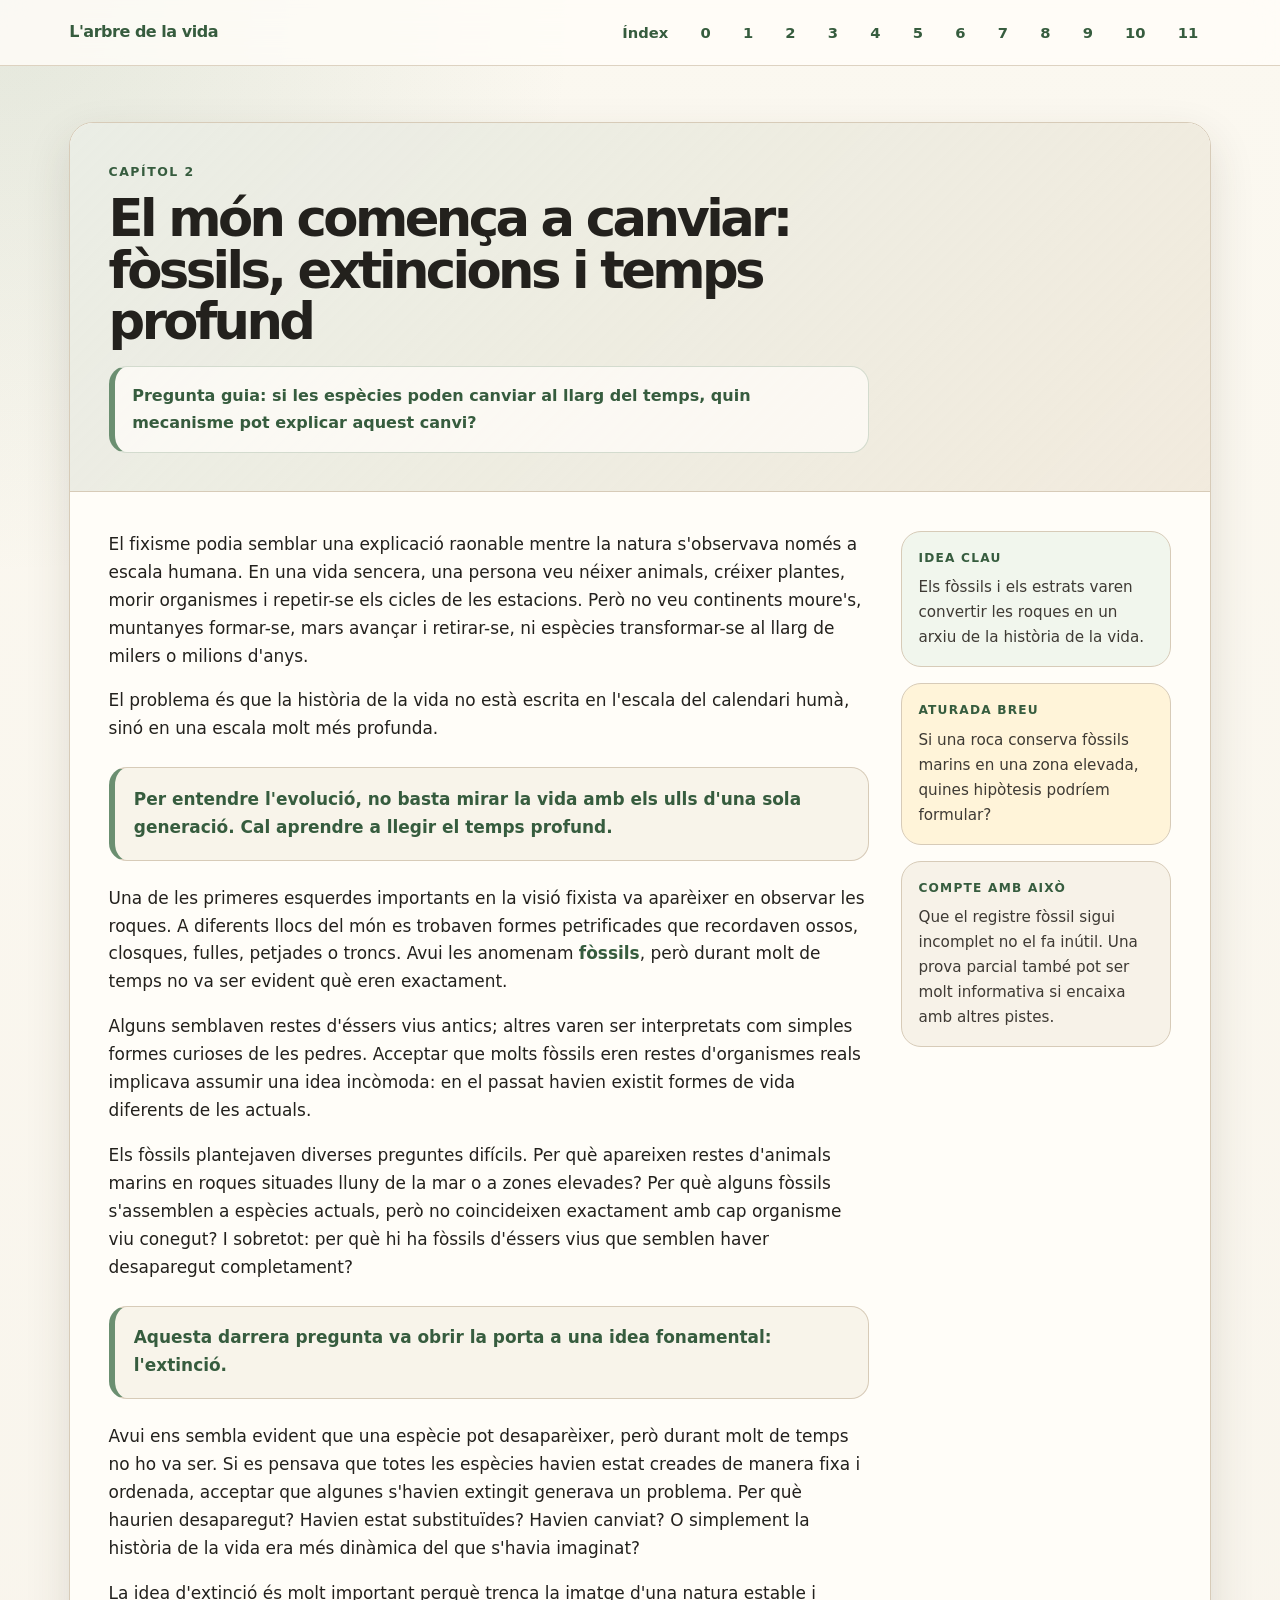
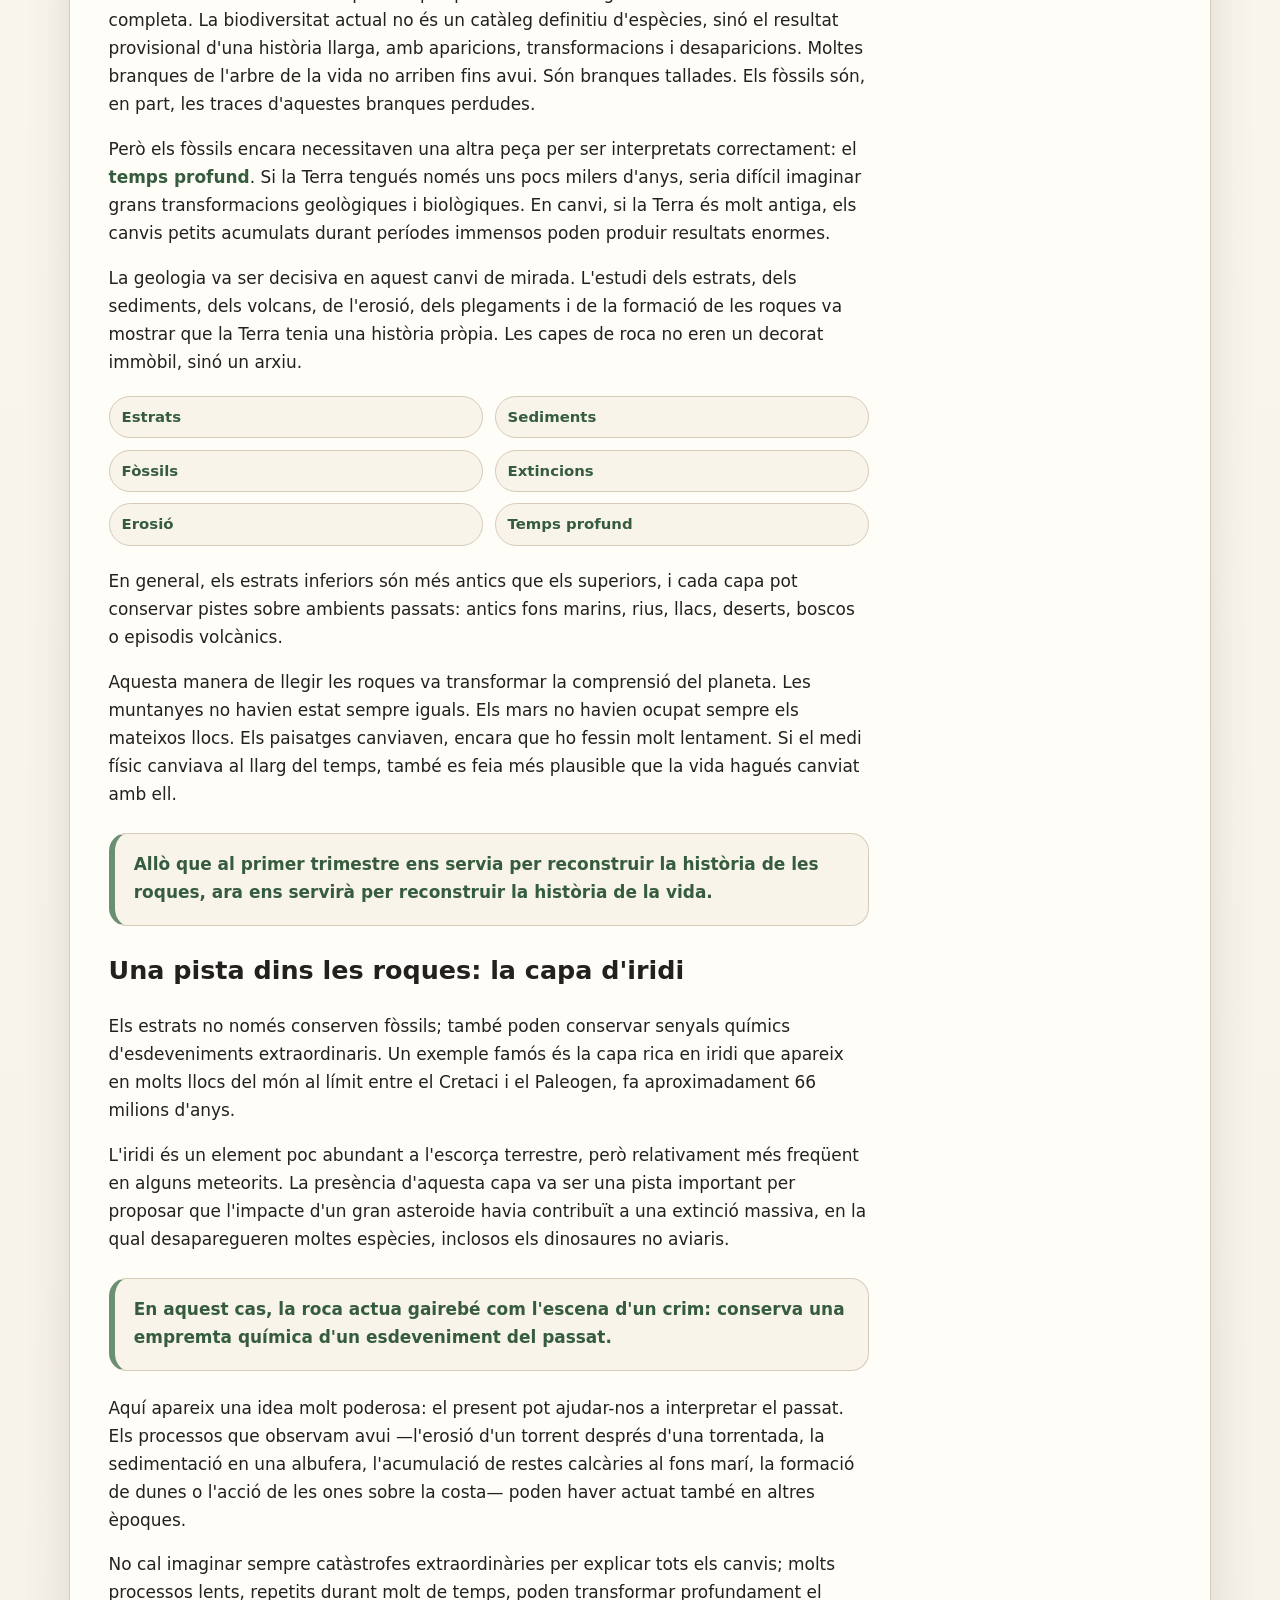
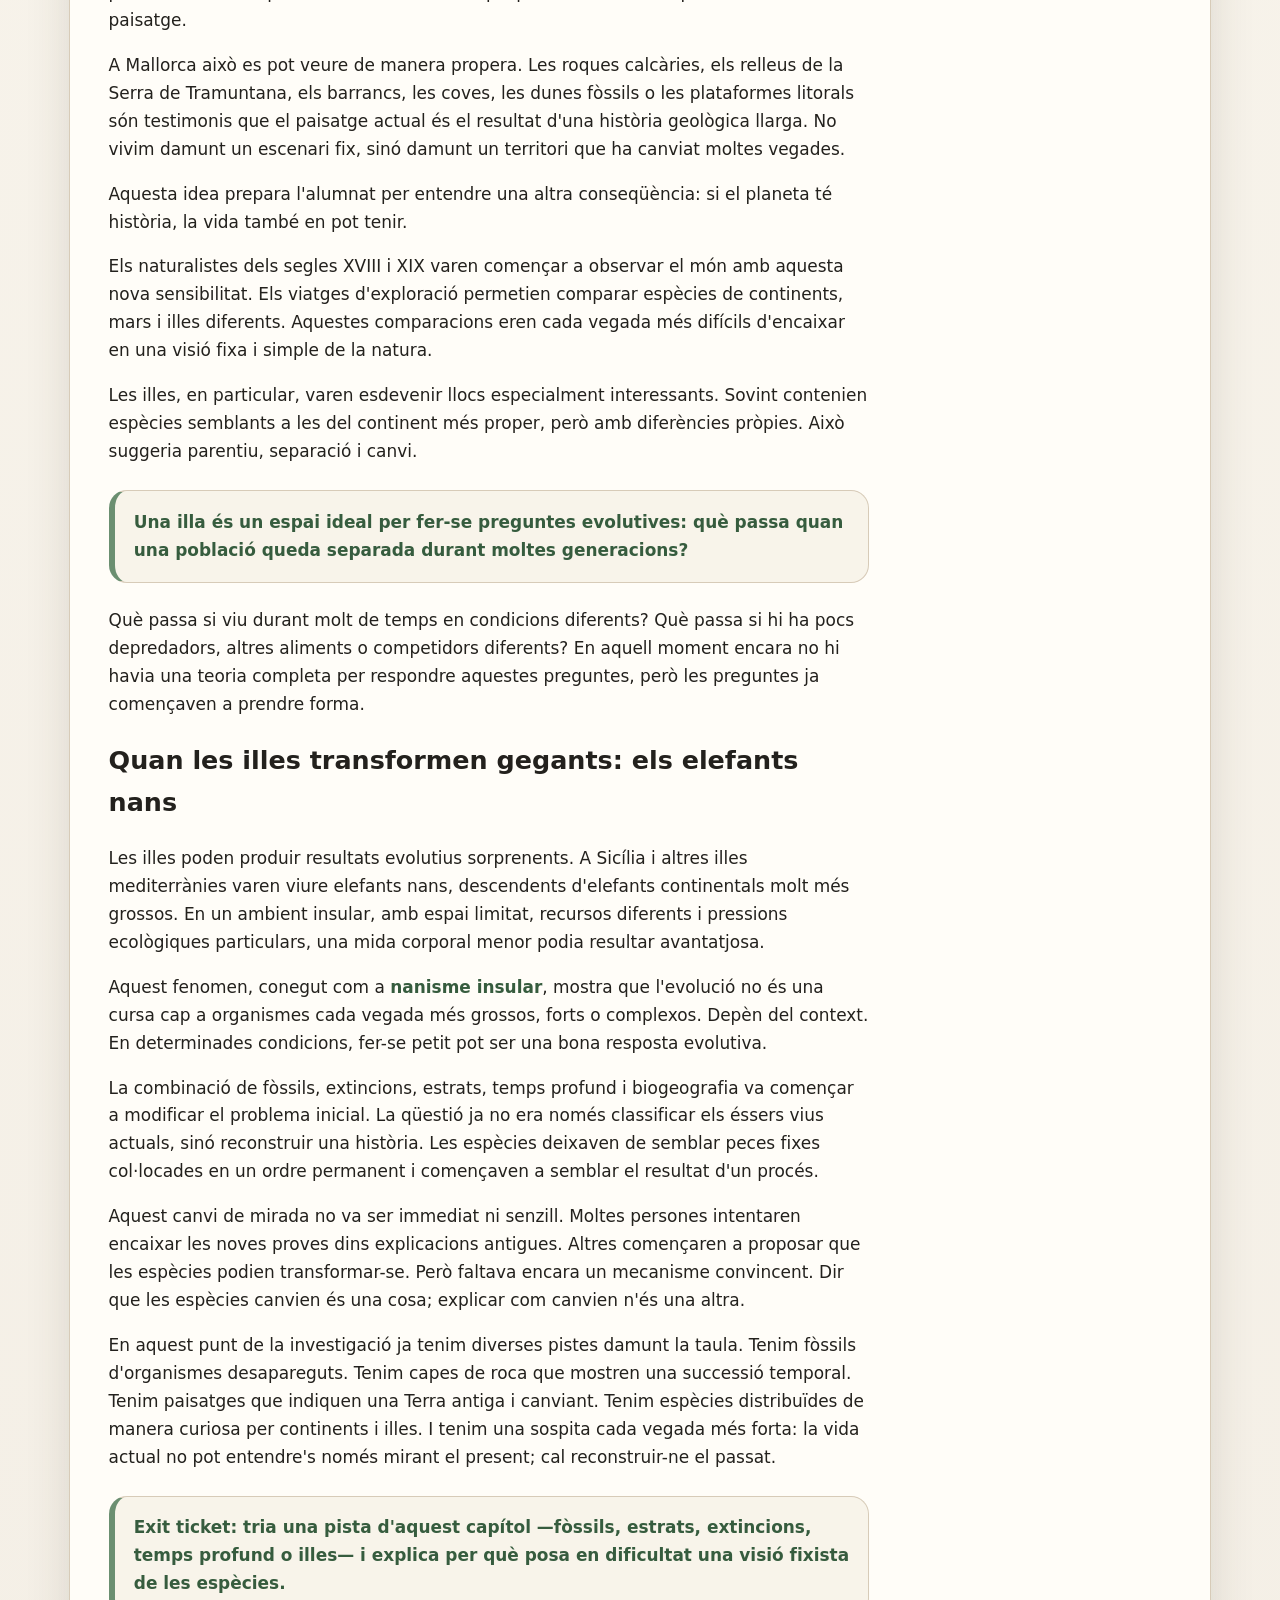
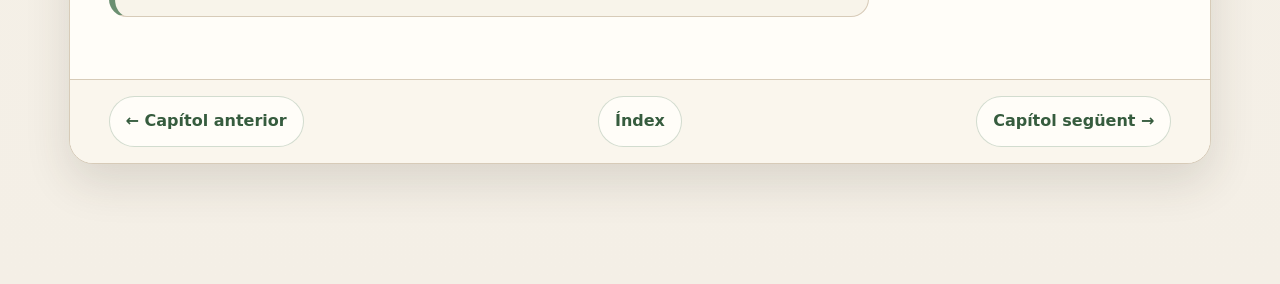
<file: capitol-02-fossils-temps-profund.html>
<!DOCTYPE html>
<html lang="ca">
<head>
  <meta charset="UTF-8" />
  <meta name="viewport" content="width=device-width, initial-scale=1.0" />
  <title>Capítol 2 · Fòssils, extincions i temps profund</title>
  <link rel="stylesheet" href="estil.css" />
</head>
<body>
 <header class="topbar">
    <div class="topbar-inner">
     <div class="brand">L'arbre de la vida</div>
      <nav aria-label="Navegació principal">
        <a href="index.html">Índex</a>
        <a href="capitol-00-introduccio.html">0</a>
        <a href="capitol-01-fixisme.html">1</a>
        <a href="capitol-02-fossils-temps-profund.html">2</a>
        <a href="capitol-03-lamarck-transformisme.html">3</a>
        <a href="capitol-04-darwin-wallace.html">4</a>
        <a href="capitol-05-proves-evolucio.html">5</a>
        <a href="capitol-06-genetica-evolucio.html">6</a>
        <a href="capitol-07-origen-especies.html">7</a>
        <a href="capitol-08-arbre-vida.html">8</a>
        <a href="capitol-09-evolucio-humana.html">9</a>
        <a href="capitol-10-malentensos-evolucio.html">10</a>
        <a href="capitol-11-biodiversitat-responsabilitat.html">11</a>
      </nav>
    </div>
  </header>


  <main class="wrap">
    <article class="book-page">
      <header class="chapter-header">
        <p class="eyebrow">Capítol 2</p>
        <h1>El món comença a canviar: fòssils, extincions i temps profund</h1>
        <div class="guide-question">Pregunta guia: si les espècies poden canviar al llarg del temps, quin mecanisme pot explicar aquest canvi?</div>
      </header>

      <div class="content">
        <section class="main-text">
          <p>El fixisme podia semblar una explicació raonable mentre la natura s'observava només a escala humana. En una vida sencera, una persona veu néixer animals, créixer plantes, morir organismes i repetir-se els cicles de les estacions. Però no veu continents moure's, muntanyes formar-se, mars avançar i retirar-se, ni espècies transformar-se al llarg de milers o milions d'anys.</p>

          <p>El problema és que la història de la vida no està escrita en l'escala del calendari humà, sinó en una escala molt més profunda.</p>

          <div class="callout">
            <p>Per entendre l'evolució, no basta mirar la vida amb els ulls d'una sola generació. Cal aprendre a llegir el temps profund.</p>
          </div>

          <p>Una de les primeres esquerdes importants en la visió fixista va aparèixer en observar les roques. A diferents llocs del món es trobaven formes petrificades que recordaven ossos, closques, fulles, petjades o troncs. Avui les anomenam <strong>fòssils</strong>, però durant molt de temps no va ser evident què eren exactament.</p>

          <p>Alguns semblaven restes d'éssers vius antics; altres varen ser interpretats com simples formes curioses de les pedres. Acceptar que molts fòssils eren restes d'organismes reals implicava assumir una idea incòmoda: en el passat havien existit formes de vida diferents de les actuals.</p>

          <p>Els fòssils plantejaven diverses preguntes difícils. Per què apareixen restes d'animals marins en roques situades lluny de la mar o a zones elevades? Per què alguns fòssils s'assemblen a espècies actuals, però no coincideixen exactament amb cap organisme viu conegut? I sobretot: per què hi ha fòssils d'éssers vius que semblen haver desaparegut completament?</p>

          <div class="callout">
            <p>Aquesta darrera pregunta va obrir la porta a una idea fonamental: l'extinció.</p>
          </div>

          <p>Avui ens sembla evident que una espècie pot desaparèixer, però durant molt de temps no ho va ser. Si es pensava que totes les espècies havien estat creades de manera fixa i ordenada, acceptar que algunes s'havien extingit generava un problema. Per què haurien desaparegut? Havien estat substituïdes? Havien canviat? O simplement la història de la vida era més dinàmica del que s'havia imaginat?</p>

          <p>La idea d'extinció és molt important perquè trenca la imatge d'una natura estable i completa. La biodiversitat actual no és un catàleg definitiu d'espècies, sinó el resultat provisional d'una història llarga, amb aparicions, transformacions i desaparicions. Moltes branques de l'arbre de la vida no arriben fins avui. Són branques tallades. Els fòssils són, en part, les traces d'aquestes branques perdudes.</p>

          <p>Però els fòssils encara necessitaven una altra peça per ser interpretats correctament: el <strong>temps profund</strong>. Si la Terra tengués només uns pocs milers d'anys, seria difícil imaginar grans transformacions geològiques i biològiques. En canvi, si la Terra és molt antiga, els canvis petits acumulats durant períodes immensos poden produir resultats enormes.</p>

          <p>La geologia va ser decisiva en aquest canvi de mirada. L'estudi dels estrats, dels sediments, dels volcans, de l'erosió, dels plegaments i de la formació de les roques va mostrar que la Terra tenia una història pròpia. Les capes de roca no eren un decorat immòbil, sinó un arxiu.</p>

          <div class="evidence-list">
            <span class="pill">Estrats</span>
            <span class="pill">Sediments</span>
            <span class="pill">Fòssils</span>
            <span class="pill">Extincions</span>
            <span class="pill">Erosió</span>
            <span class="pill">Temps profund</span>
          </div>

          <p>En general, els estrats inferiors són més antics que els superiors, i cada capa pot conservar pistes sobre ambients passats: antics fons marins, rius, llacs, deserts, boscos o episodis volcànics.</p>

          <p>Aquesta manera de llegir les roques va transformar la comprensió del planeta. Les muntanyes no havien estat sempre iguals. Els mars no havien ocupat sempre els mateixos llocs. Els paisatges canviaven, encara que ho fessin molt lentament. Si el medi físic canviava al llarg del temps, també es feia més plausible que la vida hagués canviat amb ell.</p>

          <div class="callout">
            <p>Allò que al primer trimestre ens servia per reconstruir la història de les roques, ara ens servirà per reconstruir la història de la vida.</p>
          </div>

          <h2>Una pista dins les roques: la capa d'iridi</h2>

          <p>Els estrats no només conserven fòssils; també poden conservar senyals químics d'esdeveniments extraordinaris. Un exemple famós és la capa rica en iridi que apareix en molts llocs del món al límit entre el Cretaci i el Paleogen, fa aproximadament 66 milions d'anys.</p>

          <p>L'iridi és un element poc abundant a l'escorça terrestre, però relativament més freqüent en alguns meteorits. La presència d'aquesta capa va ser una pista important per proposar que l'impacte d'un gran asteroide havia contribuït a una extinció massiva, en la qual desaparegueren moltes espècies, inclosos els dinosaures no aviaris.</p>

          <div class="callout">
            <p>En aquest cas, la roca actua gairebé com l'escena d'un crim: conserva una empremta química d'un esdeveniment del passat.</p>
          </div>

          <p>Aquí apareix una idea molt poderosa: el present pot ajudar-nos a interpretar el passat. Els processos que observam avui —l'erosió d'un torrent després d'una torrentada, la sedimentació en una albufera, l'acumulació de restes calcàries al fons marí, la formació de dunes o l'acció de les ones sobre la costa— poden haver actuat també en altres èpoques.</p>

          <p>No cal imaginar sempre catàstrofes extraordinàries per explicar tots els canvis; molts processos lents, repetits durant molt de temps, poden transformar profundament el paisatge.</p>

          <p>A Mallorca això es pot veure de manera propera. Les roques calcàries, els relleus de la Serra de Tramuntana, els barrancs, les coves, les dunes fòssils o les plataformes litorals són testimonis que el paisatge actual és el resultat d'una història geològica llarga. No vivim damunt un escenari fix, sinó damunt un territori que ha canviat moltes vegades.</p>

          <p>Aquesta idea prepara l'alumnat per entendre una altra conseqüència: si el planeta té història, la vida també en pot tenir.</p>

          <p>Els naturalistes dels segles XVIII i XIX varen començar a observar el món amb aquesta nova sensibilitat. Els viatges d'exploració permetien comparar espècies de continents, mars i illes diferents. Aquestes comparacions eren cada vegada més difícils d'encaixar en una visió fixa i simple de la natura.</p>

          <p>Les illes, en particular, varen esdevenir llocs especialment interessants. Sovint contenien espècies semblants a les del continent més proper, però amb diferències pròpies. Això suggeria parentiu, separació i canvi.</p>

          <div class="callout">
            <p>Una illa és un espai ideal per fer-se preguntes evolutives: què passa quan una població queda separada durant moltes generacions?</p>
          </div>

          <p>Què passa si viu durant molt de temps en condicions diferents? Què passa si hi ha pocs depredadors, altres aliments o competidors diferents? En aquell moment encara no hi havia una teoria completa per respondre aquestes preguntes, però les preguntes ja començaven a prendre forma.</p>

          <h2>Quan les illes transformen gegants: els elefants nans</h2>

          <p>Les illes poden produir resultats evolutius sorprenents. A Sicília i altres illes mediterrànies varen viure elefants nans, descendents d'elefants continentals molt més grossos. En un ambient insular, amb espai limitat, recursos diferents i pressions ecològiques particulars, una mida corporal menor podia resultar avantatjosa.</p>

          <p>Aquest fenomen, conegut com a <strong>nanisme insular</strong>, mostra que l'evolució no és una cursa cap a organismes cada vegada més grossos, forts o complexos. Depèn del context. En determinades condicions, fer-se petit pot ser una bona resposta evolutiva.</p>

          <p>La combinació de fòssils, extincions, estrats, temps profund i biogeografia va començar a modificar el problema inicial. La qüestió ja no era només classificar els éssers vius actuals, sinó reconstruir una història. Les espècies deixaven de semblar peces fixes col·locades en un ordre permanent i començaven a semblar el resultat d'un procés.</p>

          <p>Aquest canvi de mirada no va ser immediat ni senzill. Moltes persones intentaren encaixar les noves proves dins explicacions antigues. Altres començaren a proposar que les espècies podien transformar-se. Però faltava encara un mecanisme convincent. Dir que les espècies canvien és una cosa; explicar com canvien n'és una altra.</p>

          <p>En aquest punt de la investigació ja tenim diverses pistes damunt la taula. Tenim fòssils d'organismes desapareguts. Tenim capes de roca que mostren una successió temporal. Tenim paisatges que indiquen una Terra antiga i canviant. Tenim espècies distribuïdes de manera curiosa per continents i illes. I tenim una sospita cada vegada més forta: la vida actual no pot entendre's només mirant el present; cal reconstruir-ne el passat.</p>

          <section class="callout">
            <p>Exit ticket: tria una pista d'aquest capítol —fòssils, estrats, extincions, temps profund o illes— i explica per què posa en dificultat una visió fixista de les espècies.</p>
          </section>
        </section>

        <aside class="side" aria-label="Notes del capítol">
          <div class="note-box">
            <span class="box-label">Idea clau</span>
            <p>Els fòssils i els estrats varen convertir les roques en un arxiu de la història de la vida.</p>
          </div>

          <div class="activity-box">
            <span class="box-label">Aturada breu</span>
            <p>Si una roca conserva fòssils marins en una zona elevada, quines hipòtesis podríem formular?</p>
          </div>

          <div class="concept-box">
            <span class="box-label">Compte amb això</span>
            <p>Que el registre fòssil sigui incomplet no el fa inútil. Una prova parcial també pot ser molt informativa si encaixa amb altres pistes.</p>
          </div>
        </aside>
      </div>

      <nav class="chapter-nav" aria-label="Navegació del capítol">
        <a href="capitol-01-fixisme.html">← Capítol anterior</a>
        <a href="index.html">Índex</a>
        <a href="capitol-03-lamarck-transformisme.html">Capítol següent →</a>
      </nav>
    </article>
  </main>
</body>
</html>
</file>
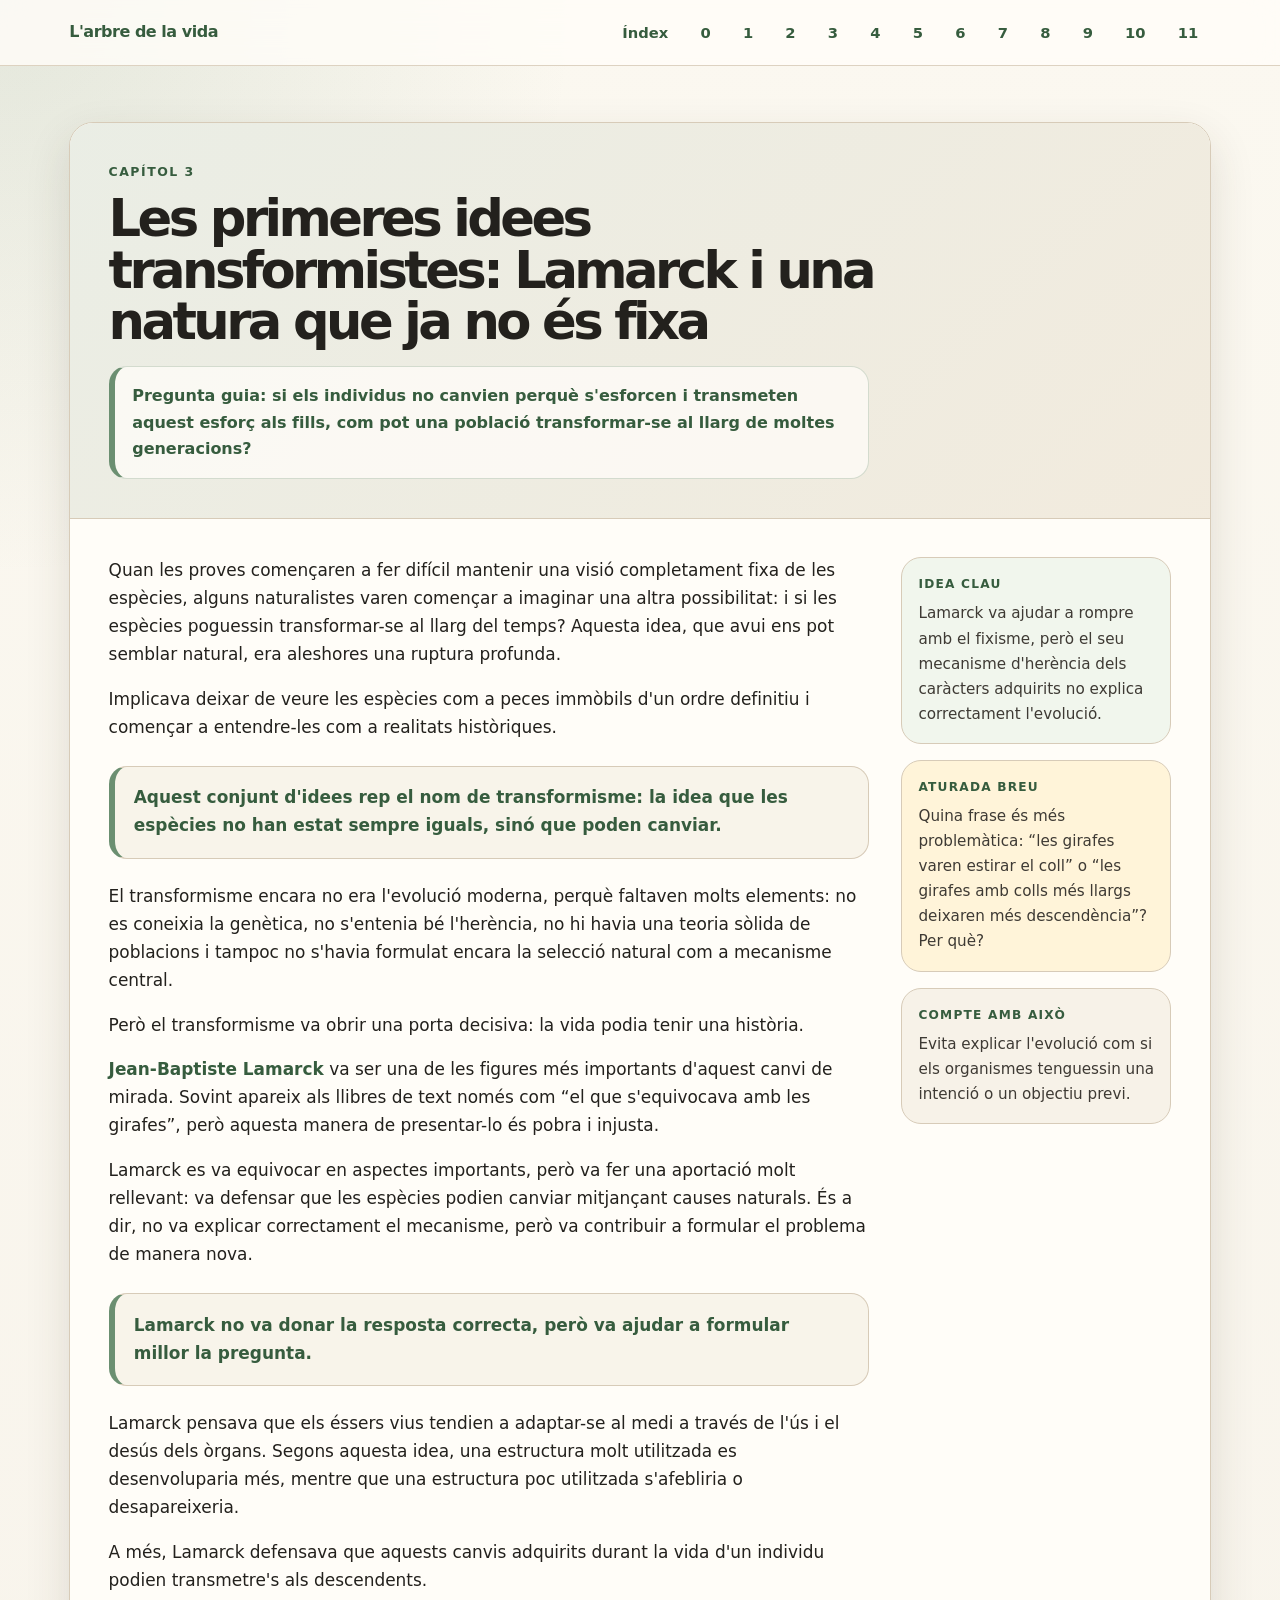
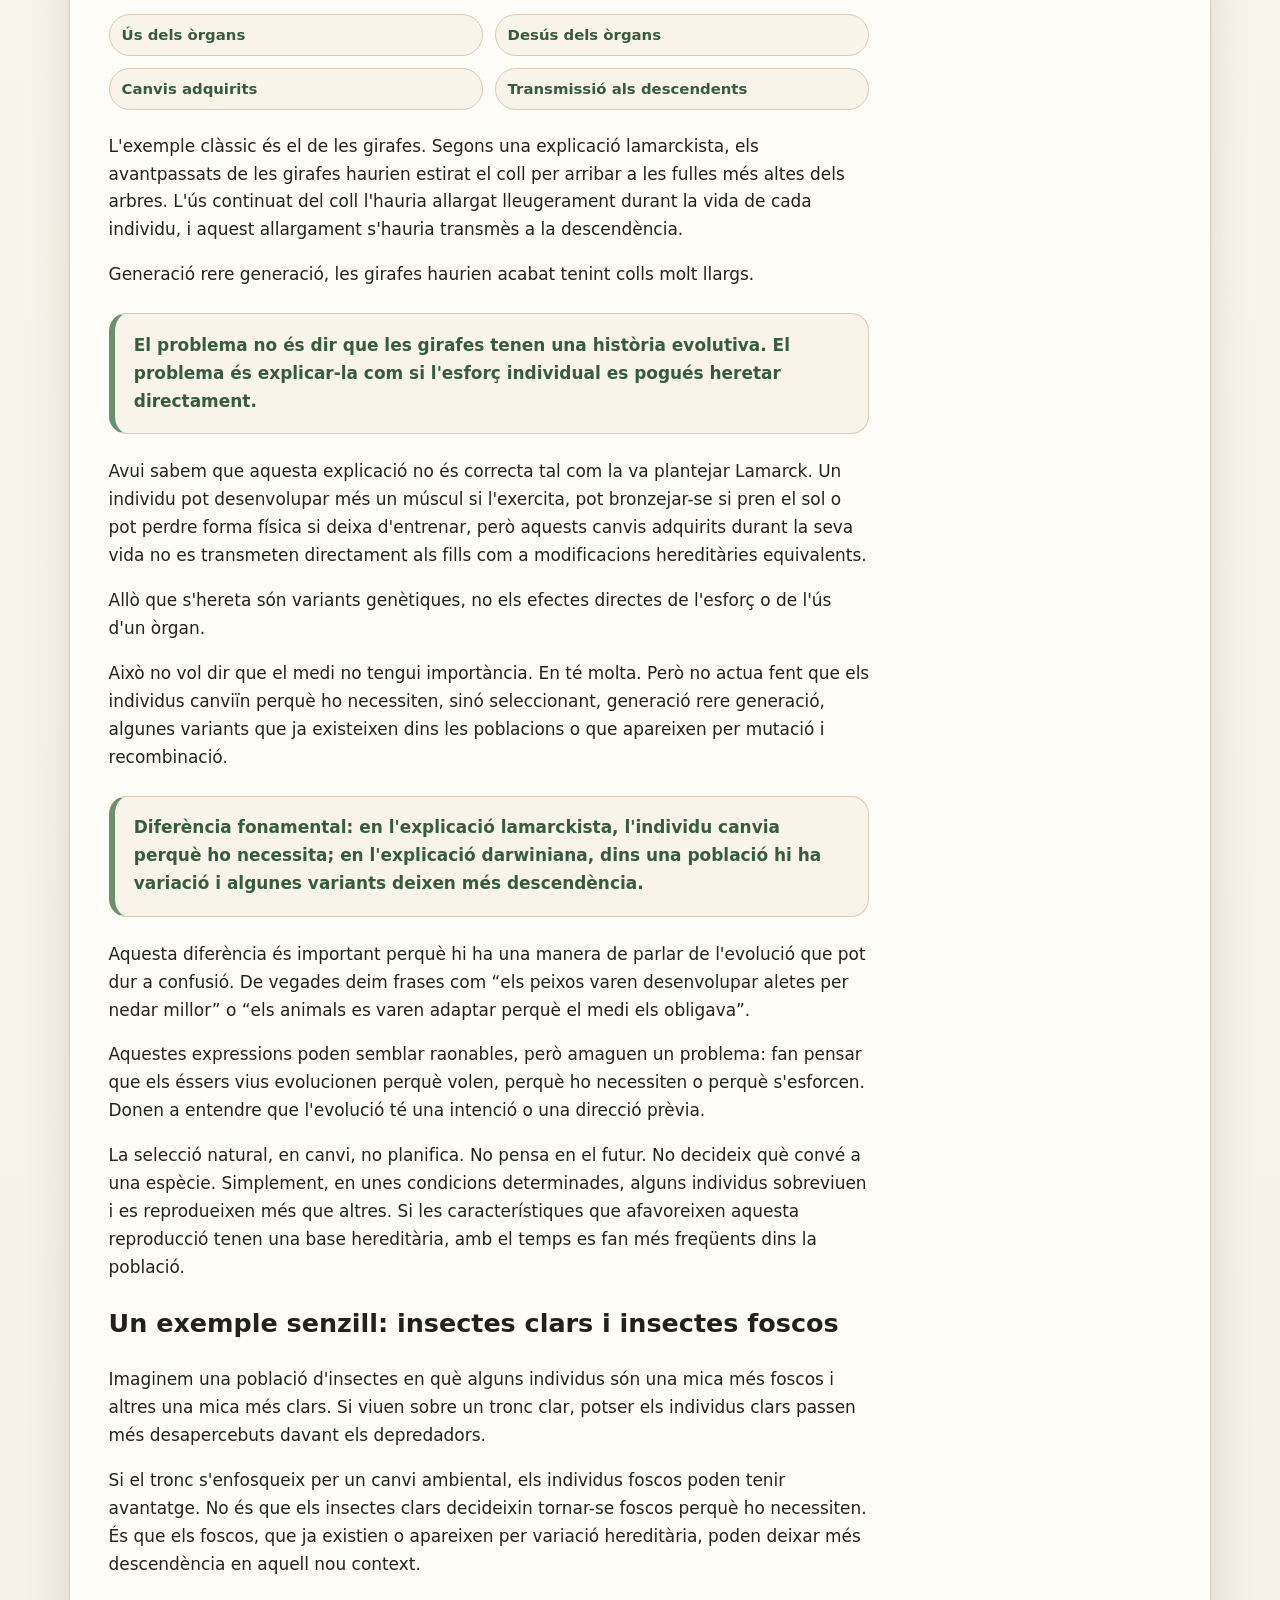
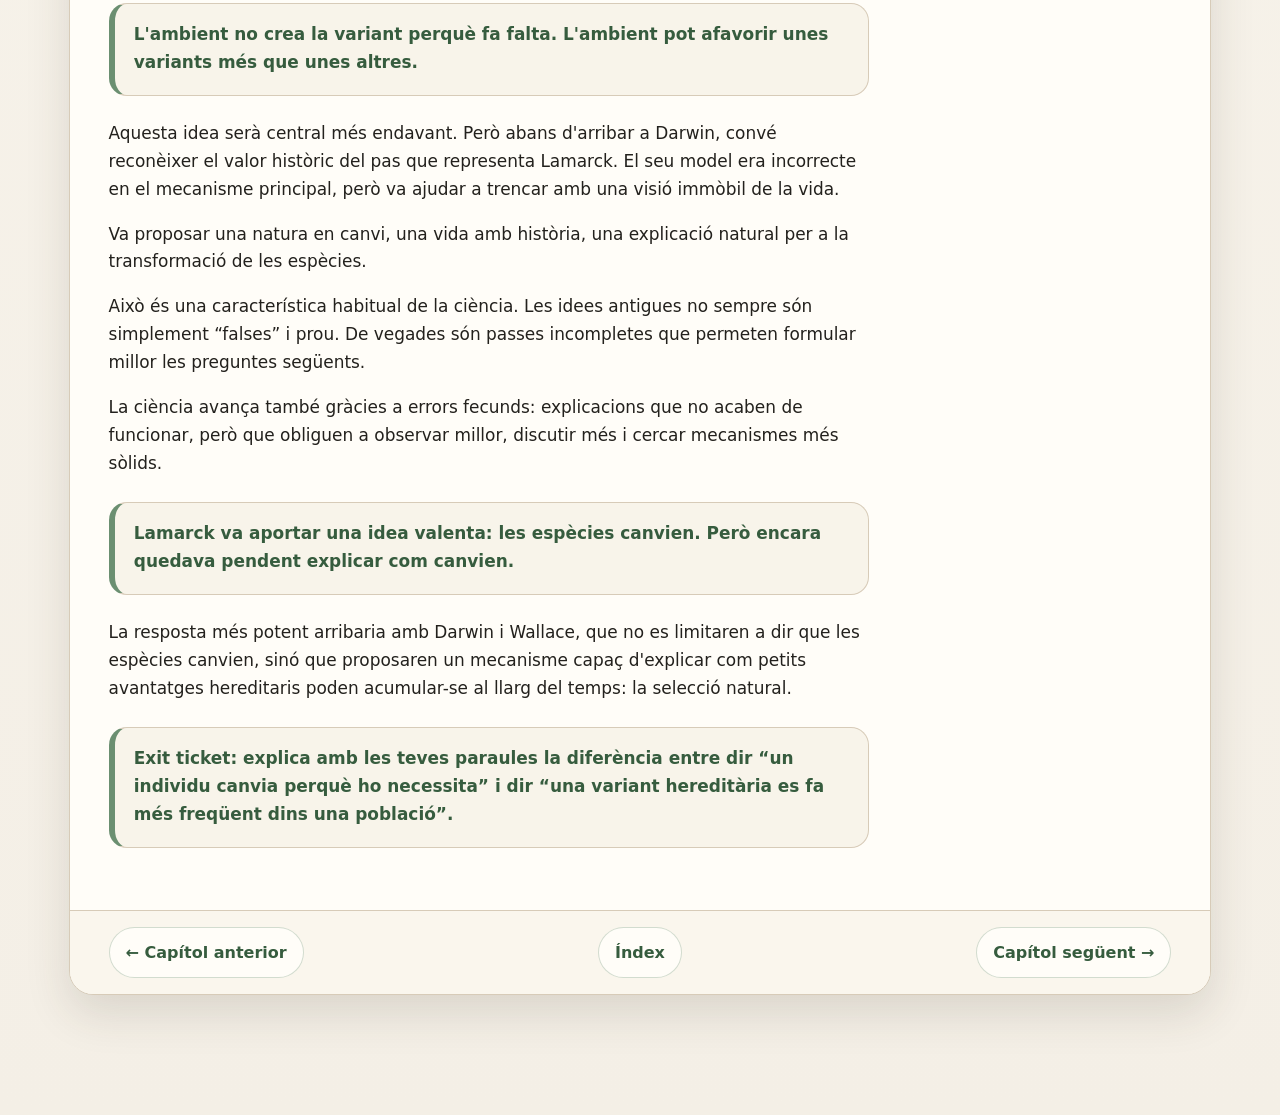
<file: capitol-03-lamarck-transformisme.html>
<!DOCTYPE html>
<html lang="ca">
<head>
  <meta charset="UTF-8" />
  <meta name="viewport" content="width=device-width, initial-scale=1.0" />
  <title>Capítol 3 · Lamarck i les primeres idees transformistes</title>
  <link rel="stylesheet" href="estil.css" />
</head>
<body>
 <header class="topbar">
    <div class="topbar-inner">
     <div class="brand">L'arbre de la vida</div>
      <nav aria-label="Navegació principal">
        <a href="index.html">Índex</a>
        <a href="capitol-00-introduccio.html">0</a>
        <a href="capitol-01-fixisme.html">1</a>
        <a href="capitol-02-fossils-temps-profund.html">2</a>
        <a href="capitol-03-lamarck-transformisme.html">3</a>
        <a href="capitol-04-darwin-wallace.html">4</a>
        <a href="capitol-05-proves-evolucio.html">5</a>
        <a href="capitol-06-genetica-evolucio.html">6</a>
        <a href="capitol-07-origen-especies.html">7</a>
        <a href="capitol-08-arbre-vida.html">8</a>
        <a href="capitol-09-evolucio-humana.html">9</a>
        <a href="capitol-10-malentensos-evolucio.html">10</a>
        <a href="capitol-11-biodiversitat-responsabilitat.html">11</a>
      </nav>
    </div>
  </header>


  <main class="wrap">
    <article class="book-page">
      <header class="chapter-header">
        <p class="eyebrow">Capítol 3</p>
        <h1>Les primeres idees transformistes: Lamarck i una natura que ja no és fixa</h1>
        <div class="guide-question">Pregunta guia: si els individus no canvien perquè s'esforcen i transmeten aquest esforç als fills, com pot una població transformar-se al llarg de moltes generacions?</div>
      </header>

      <div class="content">
        <section class="main-text">
          <p>Quan les proves començaren a fer difícil mantenir una visió completament fixa de les espècies, alguns naturalistes varen començar a imaginar una altra possibilitat: i si les espècies poguessin transformar-se al llarg del temps? Aquesta idea, que avui ens pot semblar natural, era aleshores una ruptura profunda.</p>

          <p>Implicava deixar de veure les espècies com a peces immòbils d'un ordre definitiu i començar a entendre-les com a realitats històriques.</p>

          <div class="callout">
            <p>Aquest conjunt d'idees rep el nom de <strong>transformisme</strong>: la idea que les espècies no han estat sempre iguals, sinó que poden canviar.</p>
          </div>

          <p>El transformisme encara no era l'evolució moderna, perquè faltaven molts elements: no es coneixia la genètica, no s'entenia bé l'herència, no hi havia una teoria sòlida de poblacions i tampoc no s'havia formulat encara la selecció natural com a mecanisme central.</p>

          <p>Però el transformisme va obrir una porta decisiva: la vida podia tenir una història.</p>

          <p><strong>Jean-Baptiste Lamarck</strong> va ser una de les figures més importants d'aquest canvi de mirada. Sovint apareix als llibres de text només com “el que s'equivocava amb les girafes”, però aquesta manera de presentar-lo és pobra i injusta.</p>

          <p>Lamarck es va equivocar en aspectes importants, però va fer una aportació molt rellevant: va defensar que les espècies podien canviar mitjançant causes naturals. És a dir, no va explicar correctament el mecanisme, però va contribuir a formular el problema de manera nova.</p>

          <div class="callout">
            <p>Lamarck no va donar la resposta correcta, però va ajudar a formular millor la pregunta.</p>
          </div>

          <p>Lamarck pensava que els éssers vius tendien a adaptar-se al medi a través de l'ús i el desús dels òrgans. Segons aquesta idea, una estructura molt utilitzada es desenvoluparia més, mentre que una estructura poc utilitzada s'afebliria o desapareixeria.</p>

          <p>A més, Lamarck defensava que aquests canvis adquirits durant la vida d'un individu podien transmetre's als descendents.</p>

          <div class="evidence-list">
            <span class="pill">Ús dels òrgans</span>
            <span class="pill">Desús dels òrgans</span>
            <span class="pill">Canvis adquirits</span>
            <span class="pill">Transmissió als descendents</span>
          </div>

          <p>L'exemple clàssic és el de les girafes. Segons una explicació lamarckista, els avantpassats de les girafes haurien estirat el coll per arribar a les fulles més altes dels arbres. L'ús continuat del coll l'hauria allargat lleugerament durant la vida de cada individu, i aquest allargament s'hauria transmès a la descendència.</p>

          <p>Generació rere generació, les girafes haurien acabat tenint colls molt llargs.</p>

          <div class="callout">
            <p>El problema no és dir que les girafes tenen una història evolutiva. El problema és explicar-la com si l'esforç individual es pogués heretar directament.</p>
          </div>

          <p>Avui sabem que aquesta explicació no és correcta tal com la va plantejar Lamarck. Un individu pot desenvolupar més un múscul si l'exercita, pot bronzejar-se si pren el sol o pot perdre forma física si deixa d'entrenar, però aquests canvis adquirits durant la seva vida no es transmeten directament als fills com a modificacions hereditàries equivalents.</p>

          <p>Allò que s'hereta són variants genètiques, no els efectes directes de l'esforç o de l'ús d'un òrgan.</p>

          <p>Això no vol dir que el medi no tengui importància. En té molta. Però no actua fent que els individus canviïn perquè ho necessiten, sinó seleccionant, generació rere generació, algunes variants que ja existeixen dins les poblacions o que apareixen per mutació i recombinació.</p>

          <div class="callout">
            <p>Diferència fonamental: en l'explicació lamarckista, l'individu canvia perquè ho necessita; en l'explicació darwiniana, dins una població hi ha variació i algunes variants deixen més descendència.</p>
          </div>

          <p>Aquesta diferència és important perquè hi ha una manera de parlar de l'evolució que pot dur a confusió. De vegades deim frases com “els peixos varen desenvolupar aletes per nedar millor” o “els animals es varen adaptar perquè el medi els obligava”.</p>

          <p>Aquestes expressions poden semblar raonables, però amaguen un problema: fan pensar que els éssers vius evolucionen perquè volen, perquè ho necessiten o perquè s'esforcen. Donen a entendre que l'evolució té una intenció o una direcció prèvia.</p>

          <p>La selecció natural, en canvi, no planifica. No pensa en el futur. No decideix què convé a una espècie. Simplement, en unes condicions determinades, alguns individus sobreviuen i es reprodueixen més que altres. Si les característiques que afavoreixen aquesta reproducció tenen una base hereditària, amb el temps es fan més freqüents dins la població.</p>

          <h2>Un exemple senzill: insectes clars i insectes foscos</h2>

          <p>Imaginem una població d'insectes en què alguns individus són una mica més foscos i altres una mica més clars. Si viuen sobre un tronc clar, potser els individus clars passen més desapercebuts davant els depredadors.</p>

          <p>Si el tronc s'enfosqueix per un canvi ambiental, els individus foscos poden tenir avantatge. No és que els insectes clars decideixin tornar-se foscos perquè ho necessiten. És que els foscos, que ja existien o apareixen per variació hereditària, poden deixar més descendència en aquell nou context.</p>

          <div class="callout">
            <p>L'ambient no crea la variant perquè fa falta. L'ambient pot afavorir unes variants més que unes altres.</p>
          </div>

          <p>Aquesta idea serà central més endavant. Però abans d'arribar a Darwin, convé reconèixer el valor històric del pas que representa Lamarck. El seu model era incorrecte en el mecanisme principal, però va ajudar a trencar amb una visió immòbil de la vida.</p>

          <p>Va proposar una natura en canvi, una vida amb història, una explicació natural per a la transformació de les espècies.</p>

          <p>Això és una característica habitual de la ciència. Les idees antigues no sempre són simplement “falses” i prou. De vegades són passes incompletes que permeten formular millor les preguntes següents.</p>

          <p>La ciència avança també gràcies a errors fecunds: explicacions que no acaben de funcionar, però que obliguen a observar millor, discutir més i cercar mecanismes més sòlids.</p>

          <div class="callout">
            <p>Lamarck va aportar una idea valenta: les espècies canvien. Però encara quedava pendent explicar com canvien.</p>
          </div>

          <p>La resposta més potent arribaria amb Darwin i Wallace, que no es limitaren a dir que les espècies canvien, sinó que proposaren un mecanisme capaç d'explicar com petits avantatges hereditaris poden acumular-se al llarg del temps: la selecció natural.</p>

          <section class="callout">
            <p>Exit ticket: explica amb les teves paraules la diferència entre dir “un individu canvia perquè ho necessita” i dir “una variant hereditària es fa més freqüent dins una població”.</p>
          </section>
        </section>

        <aside class="side" aria-label="Notes del capítol">
          <div class="note-box">
            <span class="box-label">Idea clau</span>
            <p>Lamarck va ajudar a rompre amb el fixisme, però el seu mecanisme d'herència dels caràcters adquirits no explica correctament l'evolució.</p>
          </div>

          <div class="activity-box">
            <span class="box-label">Aturada breu</span>
            <p>Quina frase és més problemàtica: “les girafes varen estirar el coll” o “les girafes amb colls més llargs deixaren més descendència”? Per què?</p>
          </div>

          <div class="concept-box">
            <span class="box-label">Compte amb això</span>
            <p>Evita explicar l'evolució com si els organismes tenguessin una intenció o un objectiu previ.</p>
          </div>
        </aside>
      </div>

      <nav class="chapter-nav" aria-label="Navegació del capítol">
        <a href="capitol-02-fossils-temps-profund.html">← Capítol anterior</a>
        <a href="index.html">Índex</a>
        <a href="capitol-04-darwin-wallace.html">Capítol següent →</a>
      </nav>
    </article>
  </main>
</body>
</html>
</file>
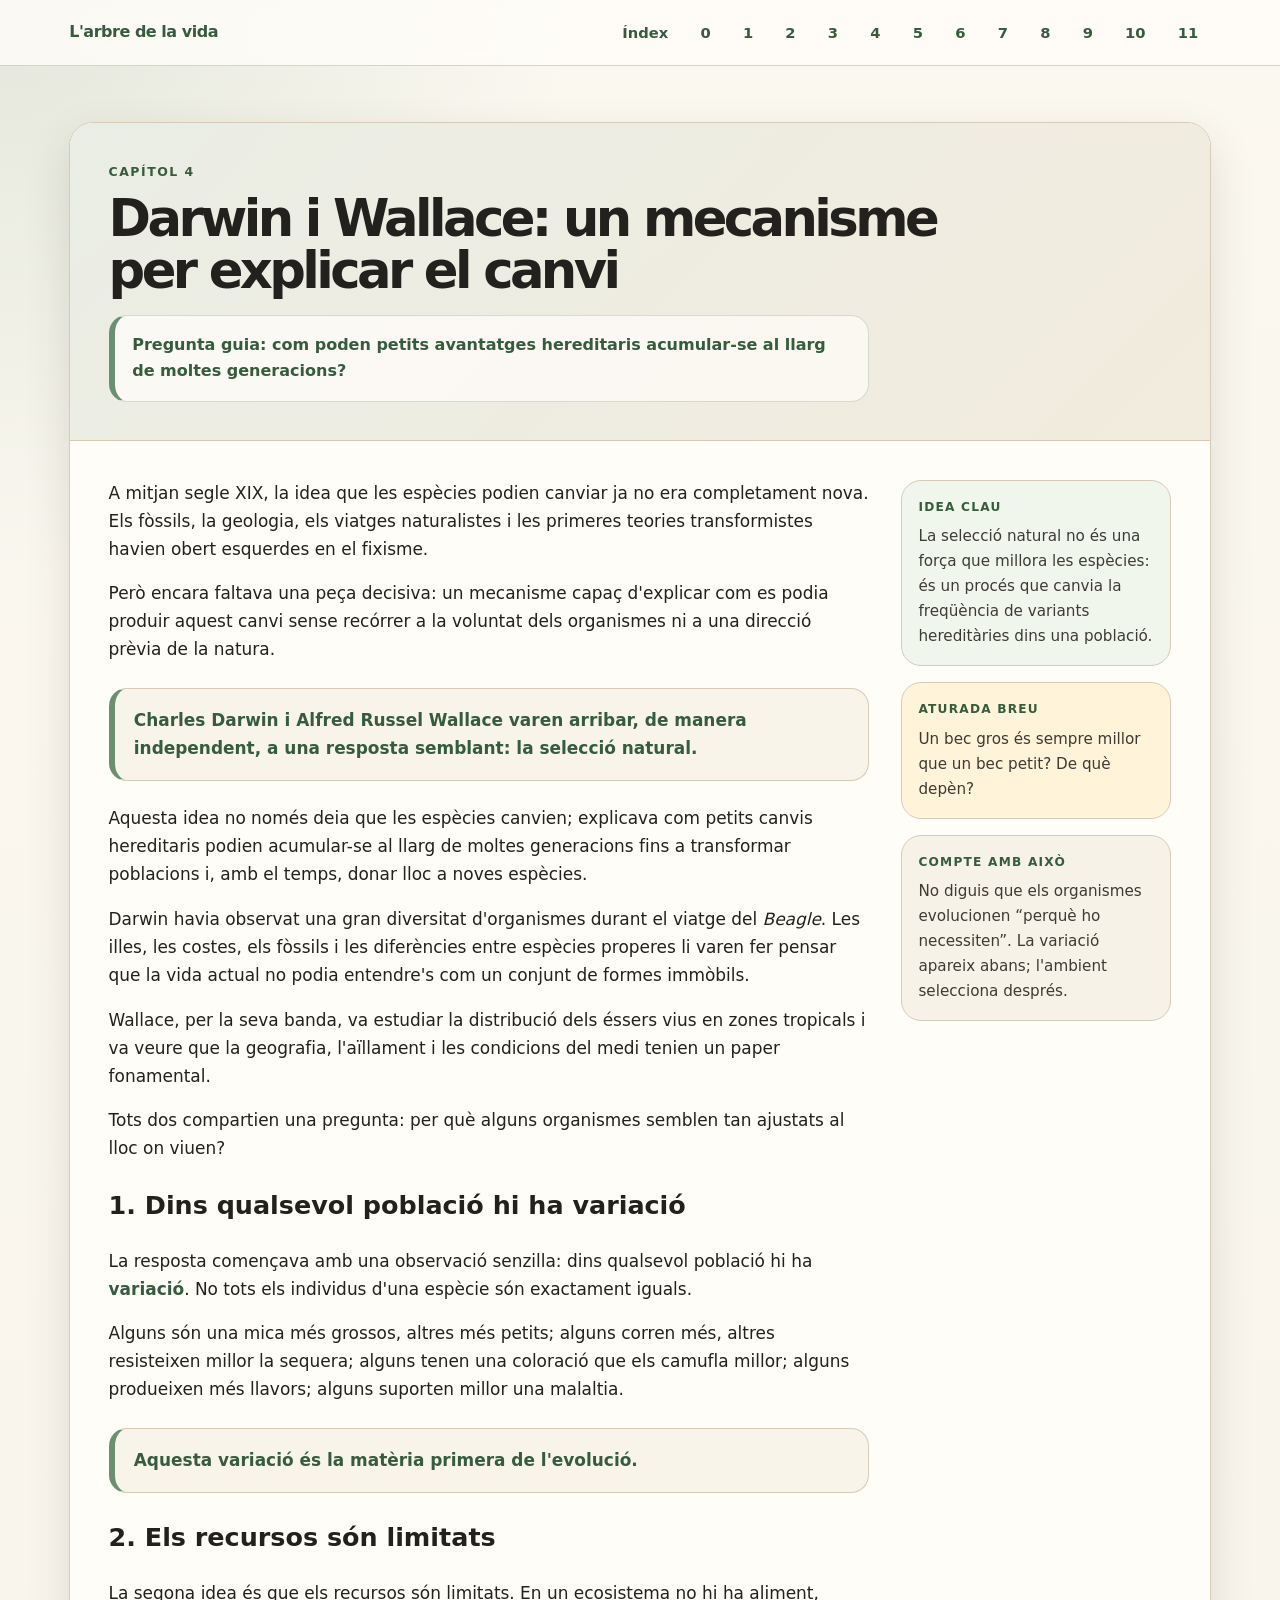
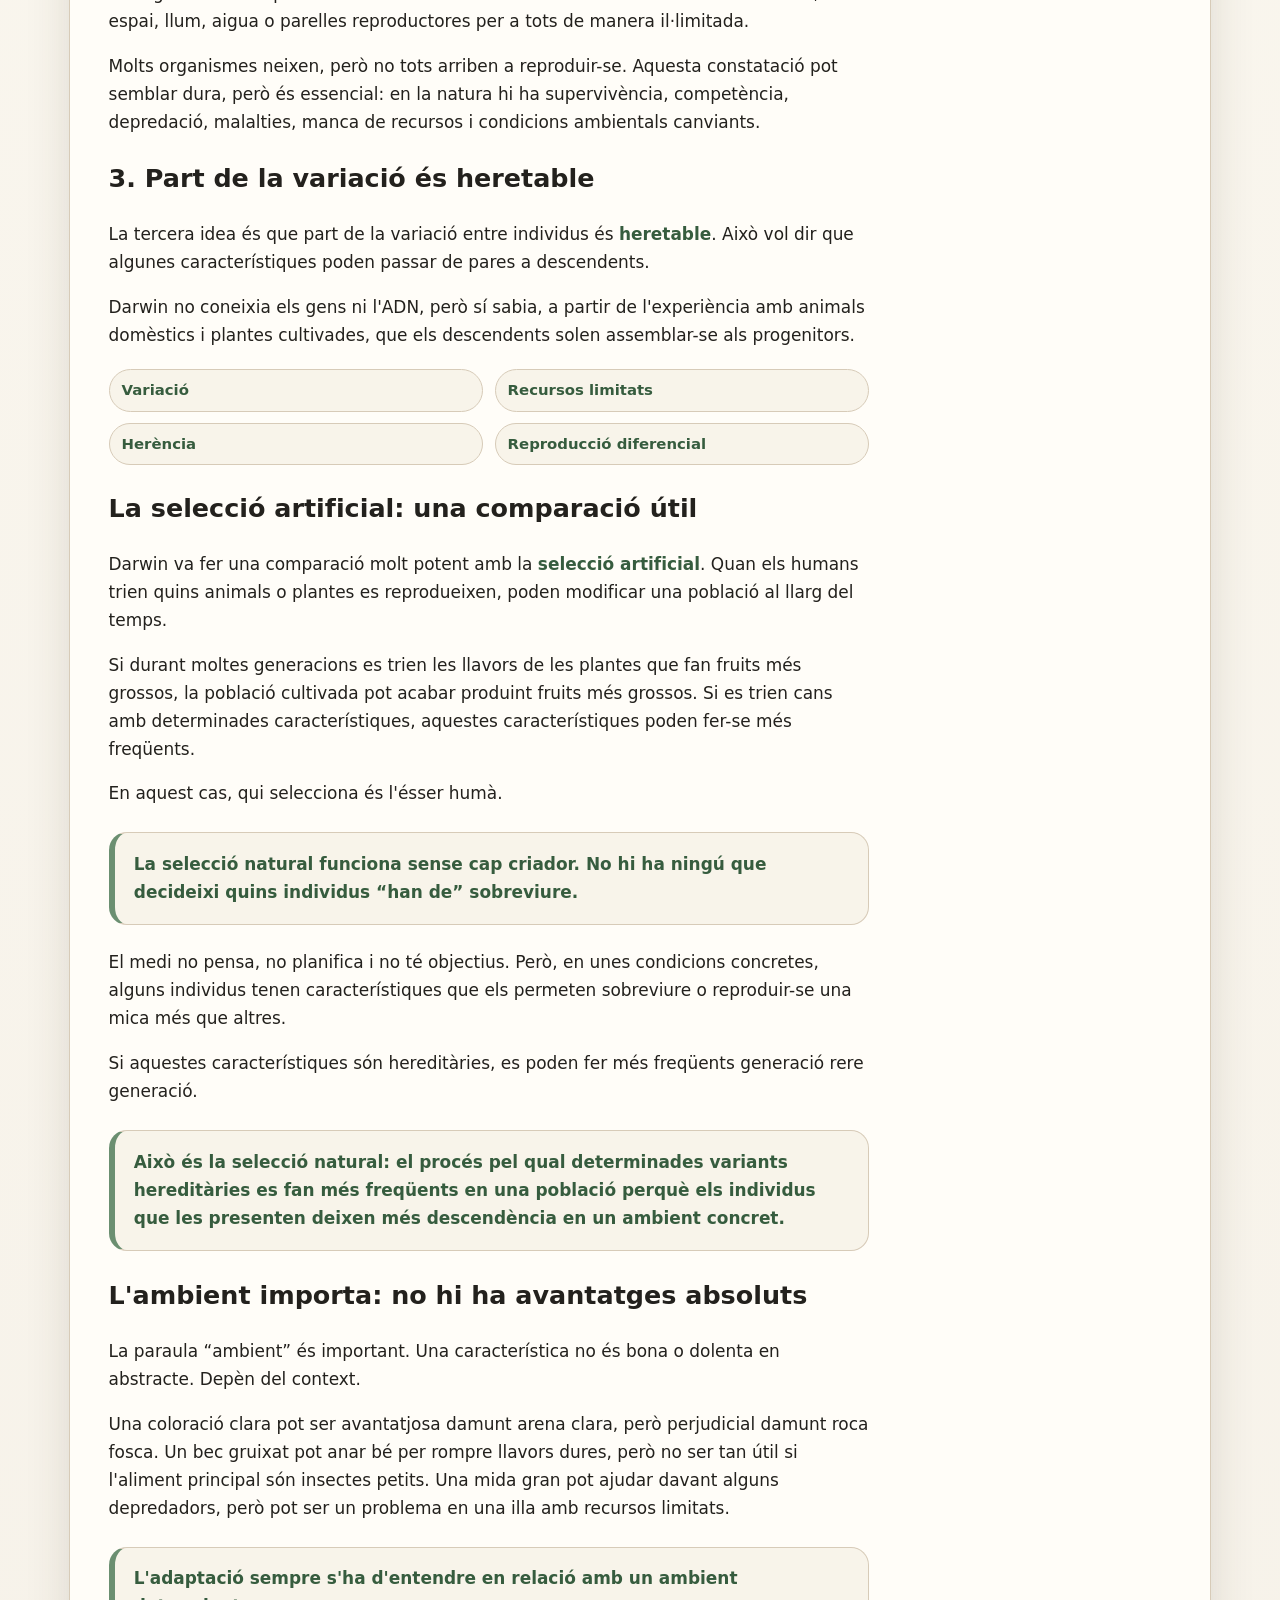
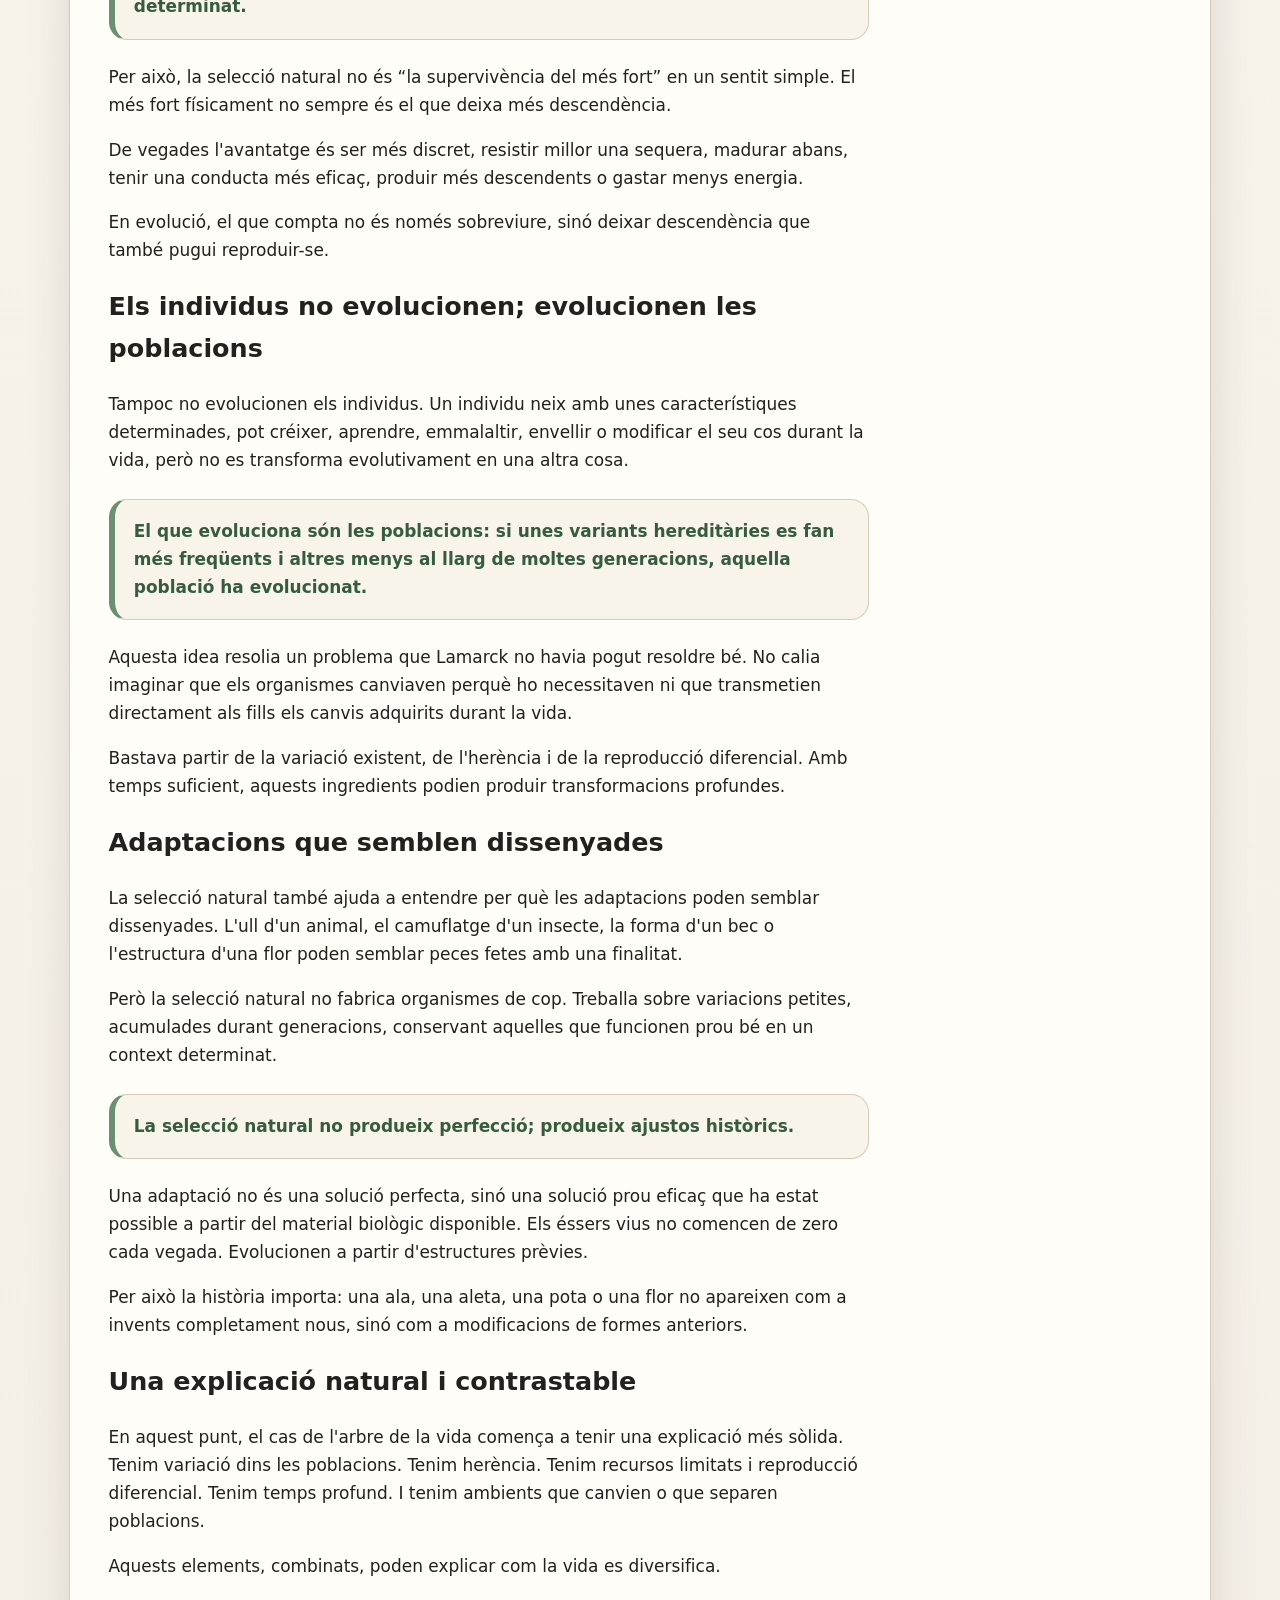
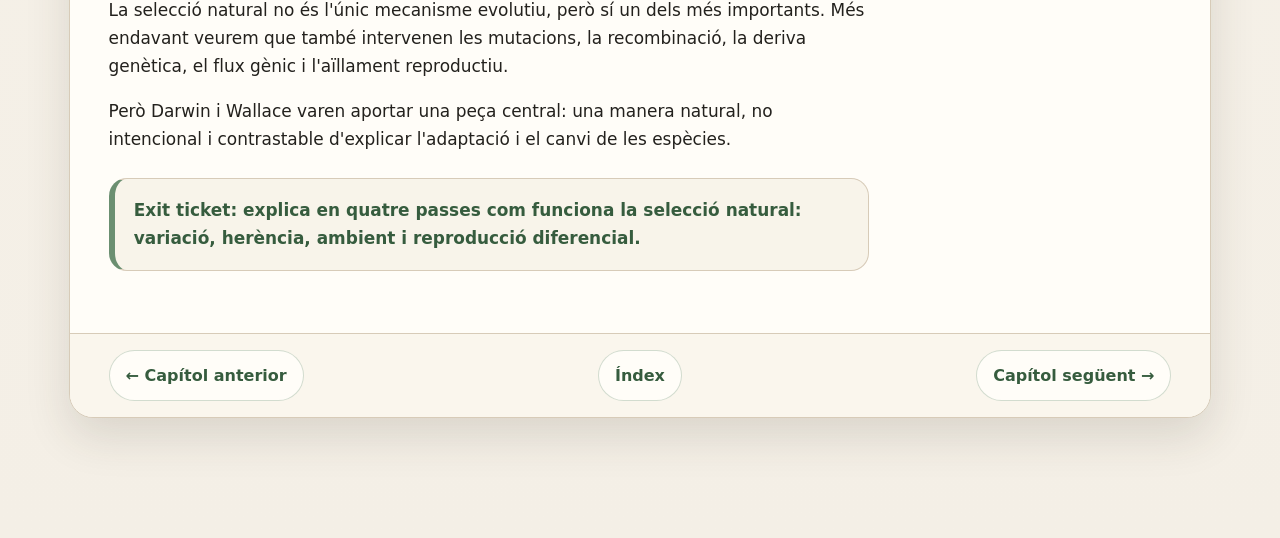
<file: capitol-04-darwin-wallace.html>
<!DOCTYPE html>
<html lang="ca">
<head>
  <meta charset="UTF-8" />
  <meta name="viewport" content="width=device-width, initial-scale=1.0" />
  <title>Capítol 4 · Darwin, Wallace i la selecció natural</title>
  <link rel="stylesheet" href="estil.css" />
</head>
<body>
 <header class="topbar">
    <div class="topbar-inner">
    <div class="brand">L'arbre de la vida</div>
      <nav aria-label="Navegació principal">
        <a href="index.html">Índex</a>
        <a href="capitol-00-introduccio.html">0</a>
        <a href="capitol-01-fixisme.html">1</a>
        <a href="capitol-02-fossils-temps-profund.html">2</a>
        <a href="capitol-03-lamarck-transformisme.html">3</a>
        <a href="capitol-04-darwin-wallace.html">4</a>
        <a href="capitol-05-proves-evolucio.html">5</a>
        <a href="capitol-06-genetica-evolucio.html">6</a>
        <a href="capitol-07-origen-especies.html">7</a>
        <a href="capitol-08-arbre-vida.html">8</a>
        <a href="capitol-09-evolucio-humana.html">9</a>
        <a href="capitol-10-malentensos-evolucio.html">10</a>
        <a href="capitol-11-biodiversitat-responsabilitat.html">11</a>
      </nav>
    </div>
  </header>

  <main class="wrap">
    <article class="book-page">
      <header class="chapter-header">
        <p class="eyebrow">Capítol 4</p>
        <h1>Darwin i Wallace: un mecanisme per explicar el canvi</h1>
        <div class="guide-question">Pregunta guia: com poden petits avantatges hereditaris acumular-se al llarg de moltes generacions?</div>
      </header>

      <div class="content">
        <section class="main-text">
          <p>A mitjan segle XIX, la idea que les espècies podien canviar ja no era completament nova. Els fòssils, la geologia, els viatges naturalistes i les primeres teories transformistes havien obert esquerdes en el fixisme.</p>

          <p>Però encara faltava una peça decisiva: un mecanisme capaç d'explicar com es podia produir aquest canvi sense recórrer a la voluntat dels organismes ni a una direcció prèvia de la natura.</p>

          <div class="callout">
            <p>Charles Darwin i Alfred Russel Wallace varen arribar, de manera independent, a una resposta semblant: la <strong>selecció natural</strong>.</p>
          </div>

          <p>Aquesta idea no només deia que les espècies canvien; explicava com petits canvis hereditaris podien acumular-se al llarg de moltes generacions fins a transformar poblacions i, amb el temps, donar lloc a noves espècies.</p>

          <p>Darwin havia observat una gran diversitat d'organismes durant el viatge del <em>Beagle</em>. Les illes, les costes, els fòssils i les diferències entre espècies properes li varen fer pensar que la vida actual no podia entendre's com un conjunt de formes immòbils.</p>

          <p>Wallace, per la seva banda, va estudiar la distribució dels éssers vius en zones tropicals i va veure que la geografia, l'aïllament i les condicions del medi tenien un paper fonamental.</p>

          <p>Tots dos compartien una pregunta: per què alguns organismes semblen tan ajustats al lloc on viuen?</p>

          <h2>1. Dins qualsevol població hi ha variació</h2>

          <p>La resposta començava amb una observació senzilla: dins qualsevol població hi ha <strong>variació</strong>. No tots els individus d'una espècie són exactament iguals.</p>

          <p>Alguns són una mica més grossos, altres més petits; alguns corren més, altres resisteixen millor la sequera; alguns tenen una coloració que els camufla millor; alguns produeixen més llavors; alguns suporten millor una malaltia.</p>

          <div class="callout">
            <p>Aquesta variació és la matèria primera de l'evolució.</p>
          </div>

          <h2>2. Els recursos són limitats</h2>

          <p>La segona idea és que els recursos són limitats. En un ecosistema no hi ha aliment, espai, llum, aigua o parelles reproductores per a tots de manera il·limitada.</p>

          <p>Molts organismes neixen, però no tots arriben a reproduir-se. Aquesta constatació pot semblar dura, però és essencial: en la natura hi ha supervivència, competència, depredació, malalties, manca de recursos i condicions ambientals canviants.</p>

          <h2>3. Part de la variació és heretable</h2>

          <p>La tercera idea és que part de la variació entre individus és <strong>heretable</strong>. Això vol dir que algunes característiques poden passar de pares a descendents.</p>

          <p>Darwin no coneixia els gens ni l'ADN, però sí sabia, a partir de l'experiència amb animals domèstics i plantes cultivades, que els descendents solen assemblar-se als progenitors.</p>

          <div class="evidence-list">
            <span class="pill">Variació</span>
            <span class="pill">Recursos limitats</span>
            <span class="pill">Herència</span>
            <span class="pill">Reproducció diferencial</span>
          </div>

          <h2>La selecció artificial: una comparació útil</h2>

          <p>Darwin va fer una comparació molt potent amb la <strong>selecció artificial</strong>. Quan els humans trien quins animals o plantes es reprodueixen, poden modificar una població al llarg del temps.</p>

          <p>Si durant moltes generacions es trien les llavors de les plantes que fan fruits més grossos, la població cultivada pot acabar produint fruits més grossos. Si es trien cans amb determinades característiques, aquestes característiques poden fer-se més freqüents.</p>

          <p>En aquest cas, qui selecciona és l'ésser humà.</p>

          <div class="callout">
            <p>La selecció natural funciona sense cap criador. No hi ha ningú que decideixi quins individus “han de” sobreviure.</p>
          </div>

          <p>El medi no pensa, no planifica i no té objectius. Però, en unes condicions concretes, alguns individus tenen característiques que els permeten sobreviure o reproduir-se una mica més que altres.</p>

          <p>Si aquestes característiques són hereditàries, es poden fer més freqüents generació rere generació.</p>

          <div class="callout">
            <p>Això és la <strong>selecció natural</strong>: el procés pel qual determinades variants hereditàries es fan més freqüents en una població perquè els individus que les presenten deixen més descendència en un ambient concret.</p>
          </div>

          <h2>L'ambient importa: no hi ha avantatges absoluts</h2>

          <p>La paraula “ambient” és important. Una característica no és bona o dolenta en abstracte. Depèn del context.</p>

          <p>Una coloració clara pot ser avantatjosa damunt arena clara, però perjudicial damunt roca fosca. Un bec gruixat pot anar bé per rompre llavors dures, però no ser tan útil si l'aliment principal són insectes petits. Una mida gran pot ajudar davant alguns depredadors, però pot ser un problema en una illa amb recursos limitats.</p>

          <div class="callout">
            <p>L'adaptació sempre s'ha d'entendre en relació amb un ambient determinat.</p>
          </div>

          <p>Per això, la selecció natural no és “la supervivència del més fort” en un sentit simple. El més fort físicament no sempre és el que deixa més descendència.</p>

          <p>De vegades l'avantatge és ser més discret, resistir millor una sequera, madurar abans, tenir una conducta més eficaç, produir més descendents o gastar menys energia.</p>

          <p>En evolució, el que compta no és només sobreviure, sinó deixar descendència que també pugui reproduir-se.</p>

          <h2>Els individus no evolucionen; evolucionen les poblacions</h2>

          <p>Tampoc no evolucionen els individus. Un individu neix amb unes característiques determinades, pot créixer, aprendre, emmalaltir, envellir o modificar el seu cos durant la vida, però no es transforma evolutivament en una altra cosa.</p>

          <div class="callout">
            <p>El que evoluciona són les poblacions: si unes variants hereditàries es fan més freqüents i altres menys al llarg de moltes generacions, aquella població ha evolucionat.</p>
          </div>

          <p>Aquesta idea resolia un problema que Lamarck no havia pogut resoldre bé. No calia imaginar que els organismes canviaven perquè ho necessitaven ni que transmetien directament als fills els canvis adquirits durant la vida.</p>

          <p>Bastava partir de la variació existent, de l'herència i de la reproducció diferencial. Amb temps suficient, aquests ingredients podien produir transformacions profundes.</p>

          <h2>Adaptacions que semblen dissenyades</h2>

          <p>La selecció natural també ajuda a entendre per què les adaptacions poden semblar dissenyades. L'ull d'un animal, el camuflatge d'un insecte, la forma d'un bec o l'estructura d'una flor poden semblar peces fetes amb una finalitat.</p>

          <p>Però la selecció natural no fabrica organismes de cop. Treballa sobre variacions petites, acumulades durant generacions, conservant aquelles que funcionen prou bé en un context determinat.</p>

          <div class="callout">
            <p>La selecció natural no produeix perfecció; produeix ajustos històrics.</p>
          </div>

          <p>Una adaptació no és una solució perfecta, sinó una solució prou eficaç que ha estat possible a partir del material biològic disponible. Els éssers vius no comencen de zero cada vegada. Evolucionen a partir d'estructures prèvies.</p>

          <p>Per això la història importa: una ala, una aleta, una pota o una flor no apareixen com a invents completament nous, sinó com a modificacions de formes anteriors.</p>

          <h2>Una explicació natural i contrastable</h2>

          <p>En aquest punt, el cas de l'arbre de la vida comença a tenir una explicació més sòlida. Tenim variació dins les poblacions. Tenim herència. Tenim recursos limitats i reproducció diferencial. Tenim temps profund. I tenim ambients que canvien o que separen poblacions.</p>

          <p>Aquests elements, combinats, poden explicar com la vida es diversifica.</p>

          <p>La selecció natural no és l'únic mecanisme evolutiu, però sí un dels més importants. Més endavant veurem que també intervenen les mutacions, la recombinació, la deriva genètica, el flux gènic i l'aïllament reproductiu.</p>

          <p>Però Darwin i Wallace varen aportar una peça central: una manera natural, no intencional i contrastable d'explicar l'adaptació i el canvi de les espècies.</p>

          <section class="callout">
            <p>Exit ticket: explica en quatre passes com funciona la selecció natural: variació, herència, ambient i reproducció diferencial.</p>
          </section>
        </section>

        <aside class="side" aria-label="Notes del capítol">
          <div class="note-box">
            <span class="box-label">Idea clau</span>
            <p>La selecció natural no és una força que millora les espècies: és un procés que canvia la freqüència de variants hereditàries dins una població.</p>
          </div>

          <div class="activity-box">
            <span class="box-label">Aturada breu</span>
            <p>Un bec gros és sempre millor que un bec petit? De què depèn?</p>
          </div>

          <div class="concept-box">
            <span class="box-label">Compte amb això</span>
            <p>No diguis que els organismes evolucionen “perquè ho necessiten”. La variació apareix abans; l'ambient selecciona després.</p>
          </div>
        </aside>
      </div>

      <nav class="chapter-nav" aria-label="Navegació del capítol">
        <a href="capitol-03-lamarck-transformisme.html">← Capítol anterior</a>
        <a href="index.html">Índex</a>
        <a href="capitol-05-proves-evolucio.html">Capítol següent →</a>
      </nav>
    </article>
  </main>
</body>
</html>
</file>
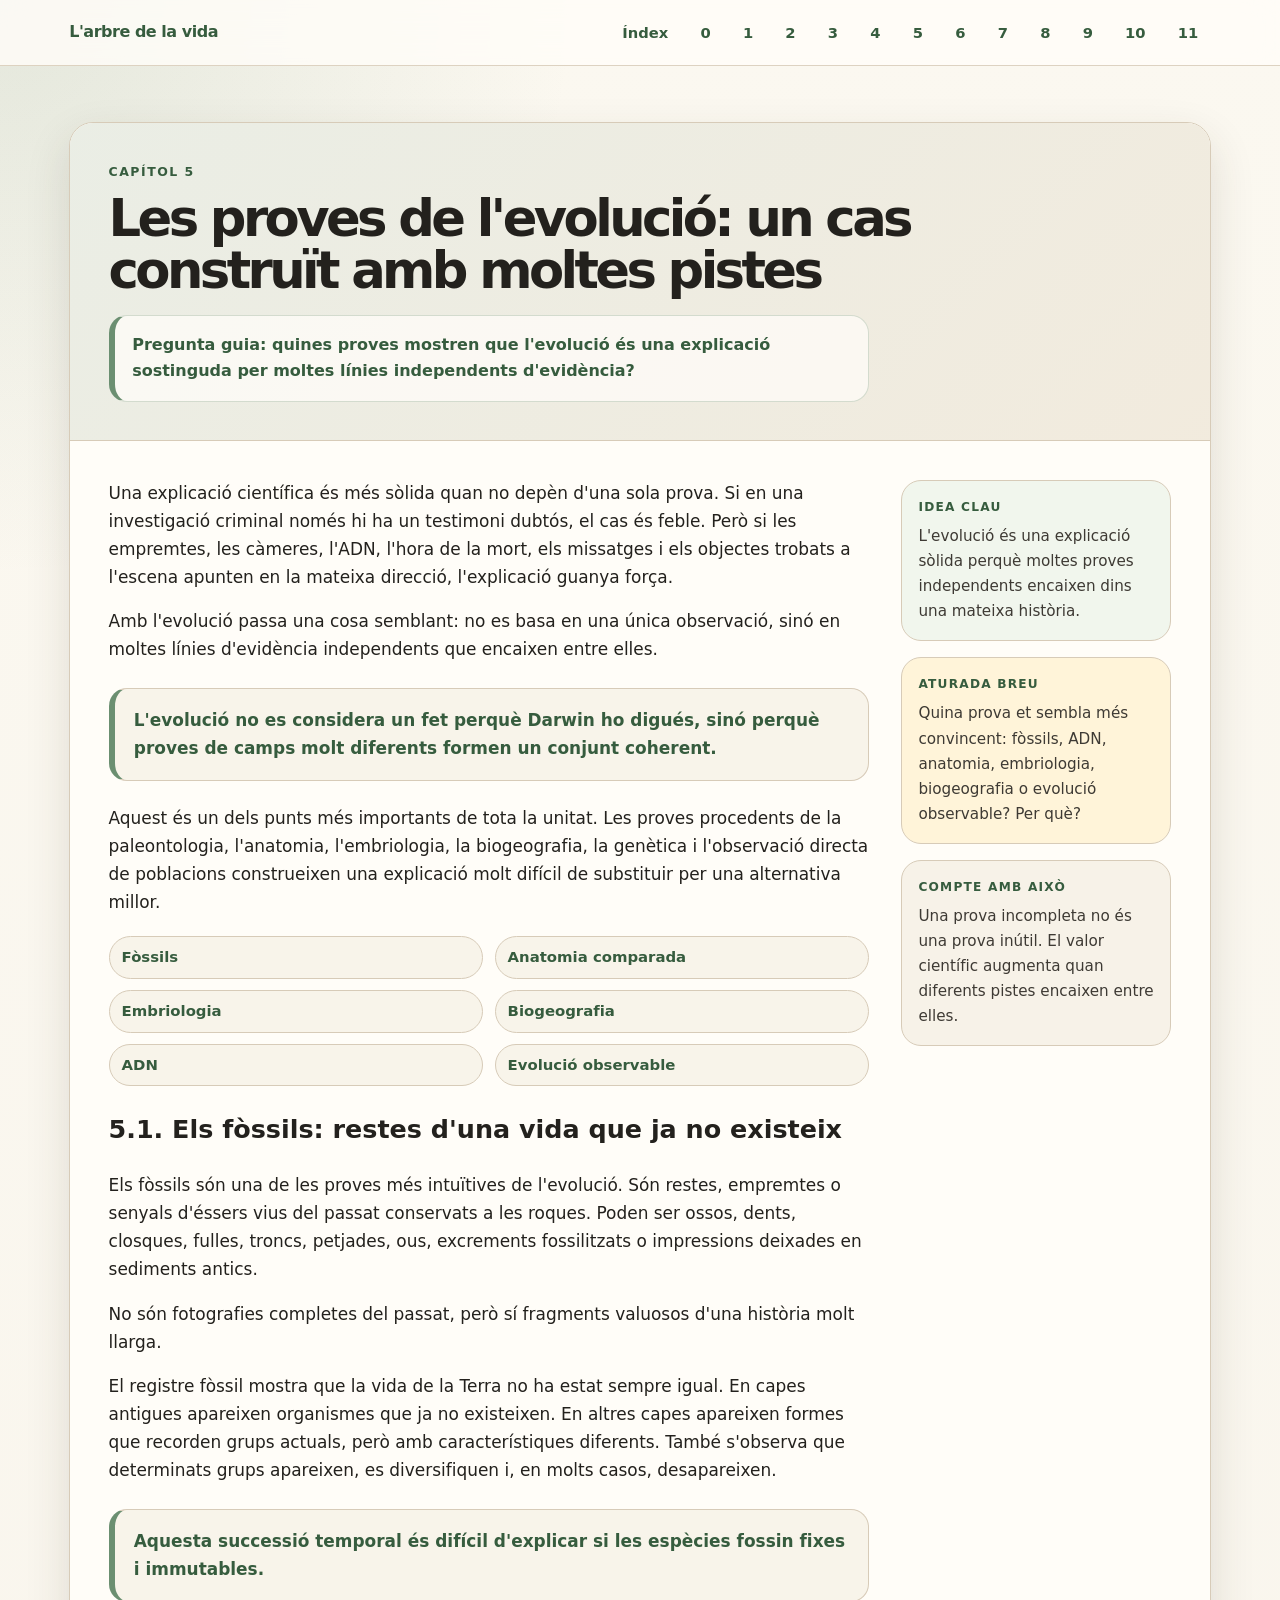
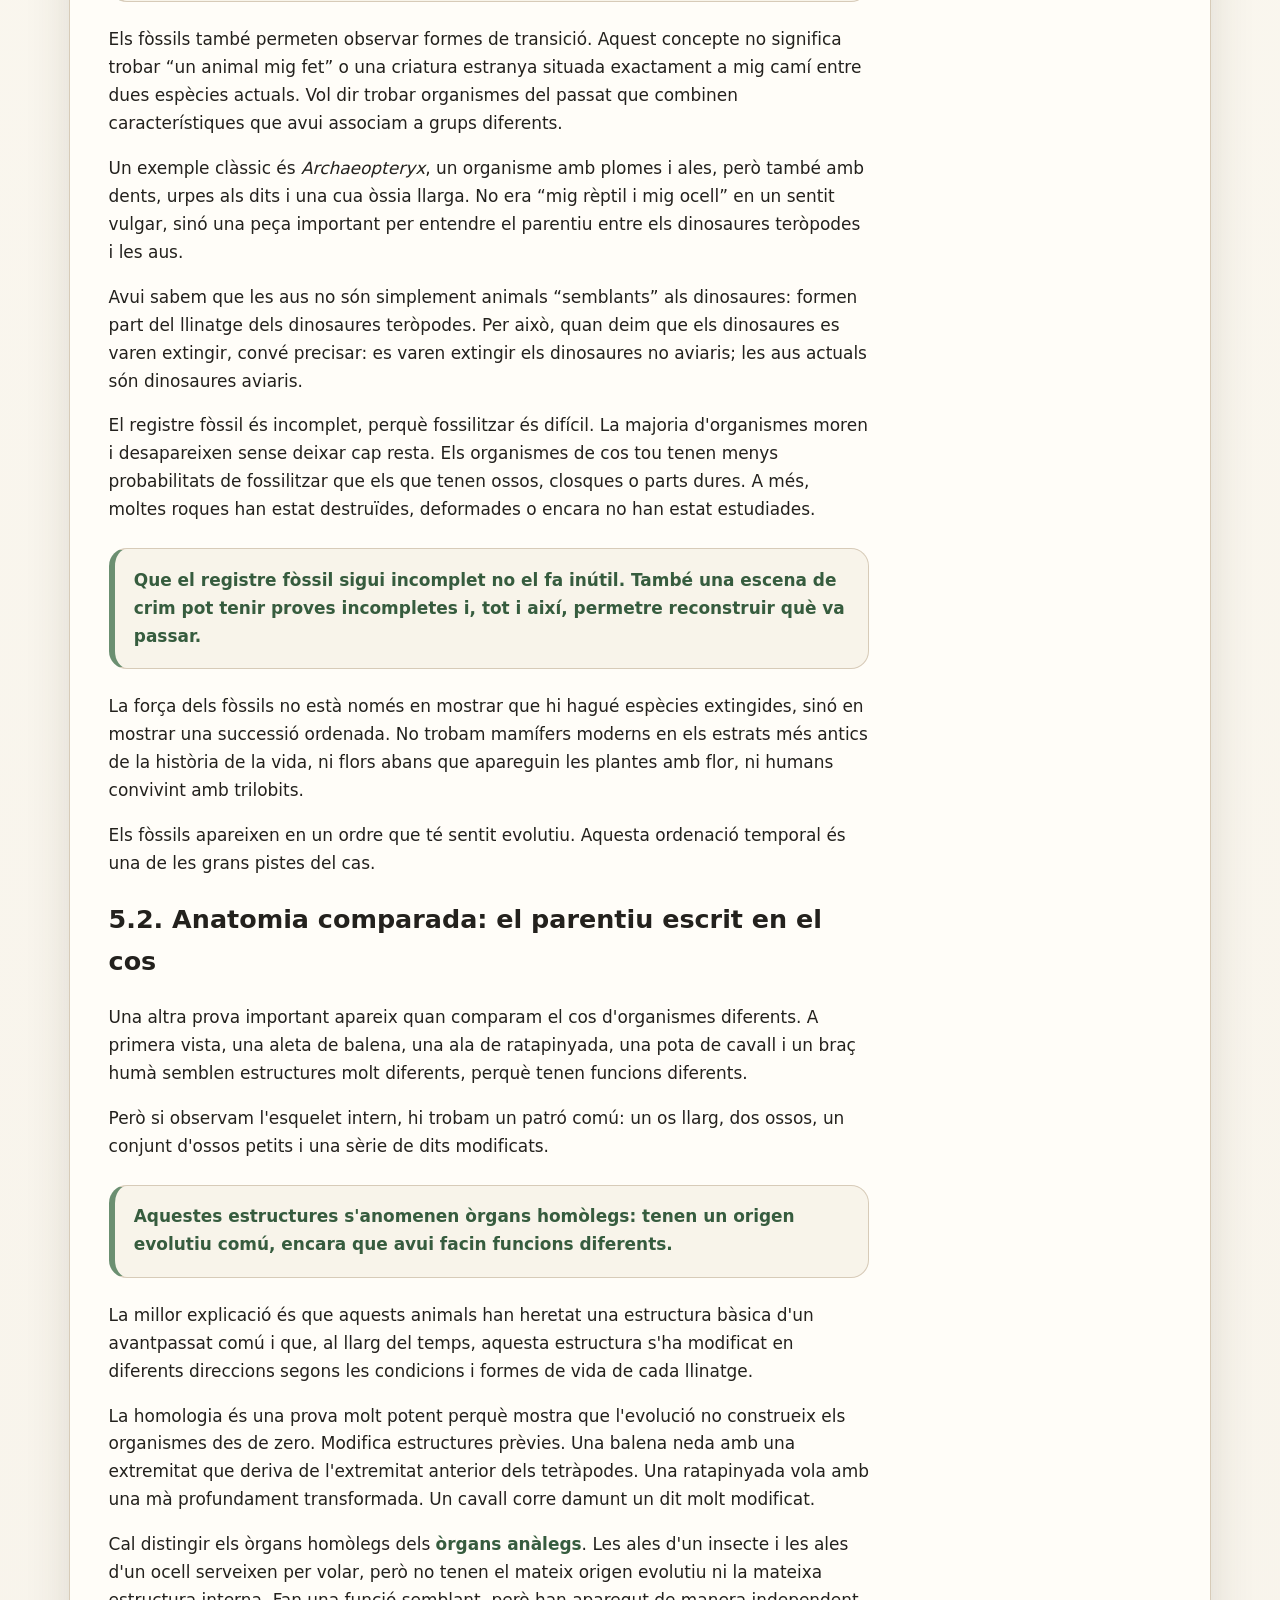
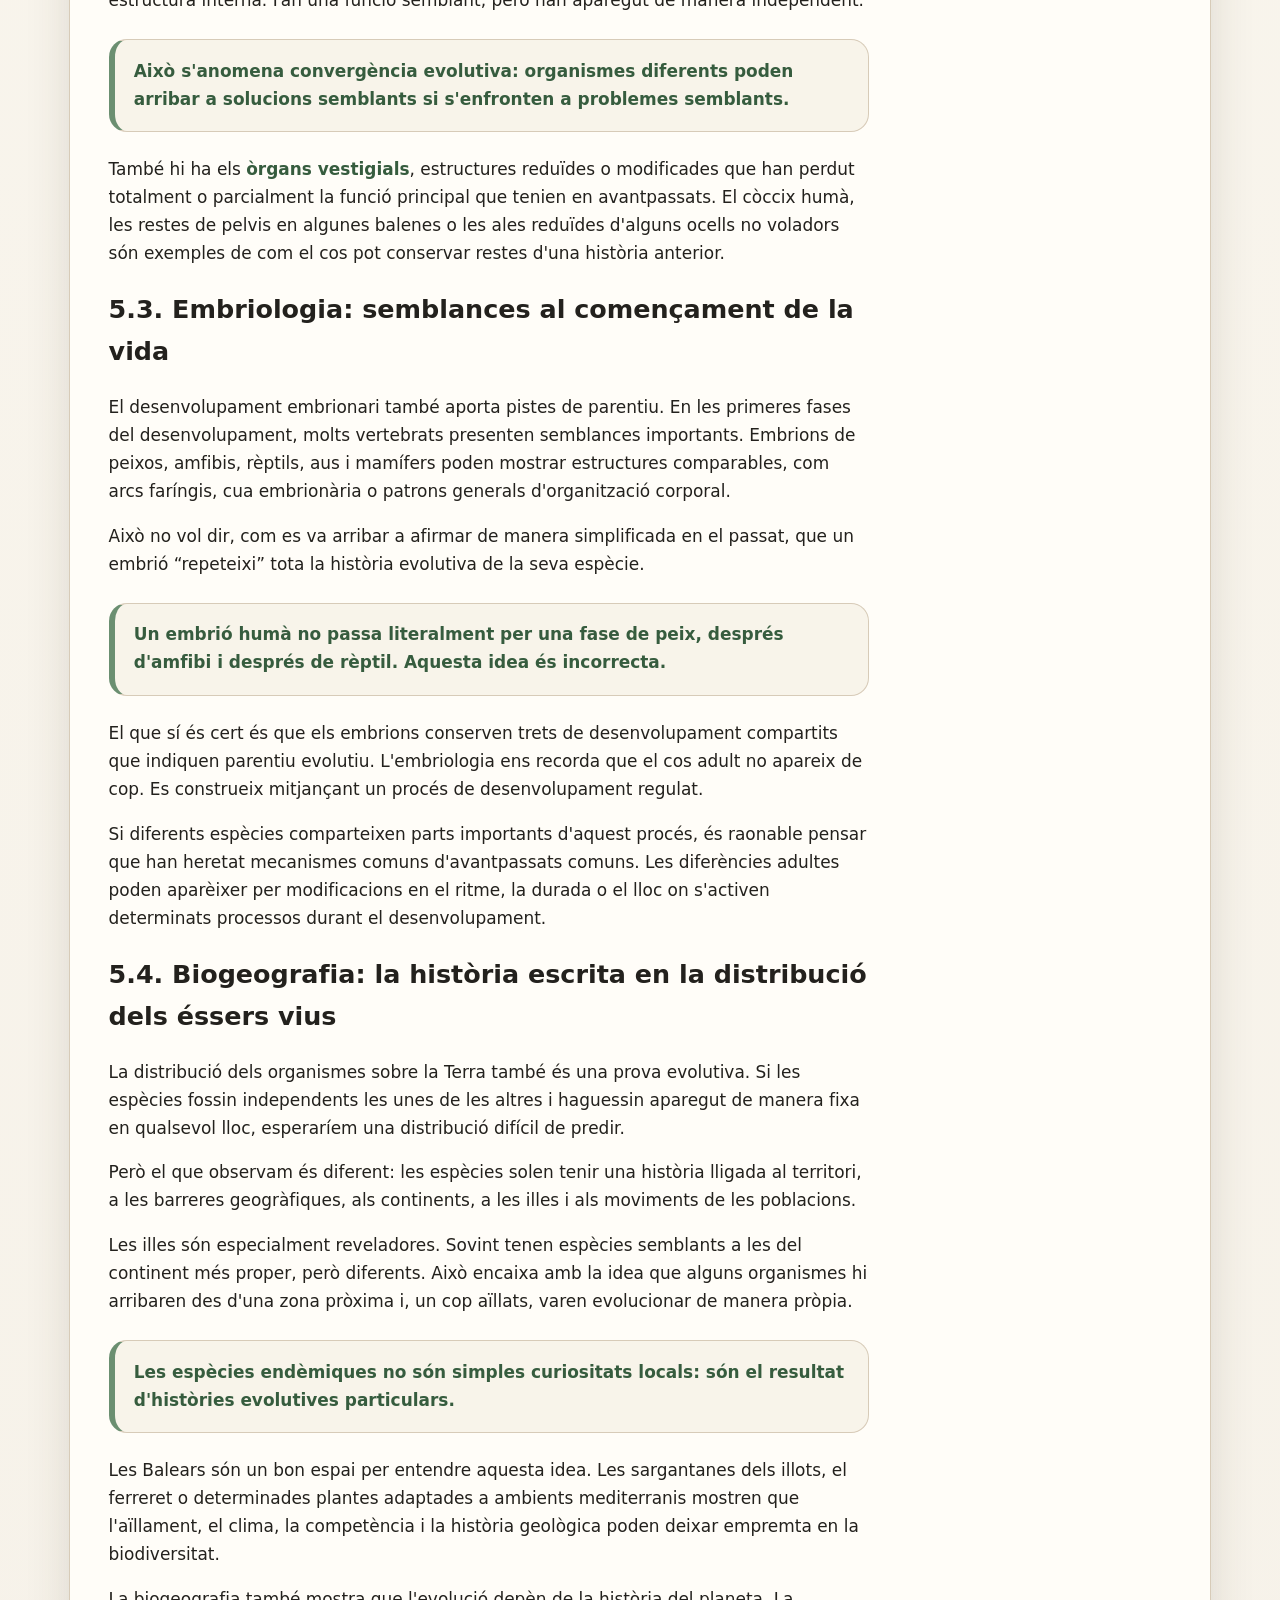
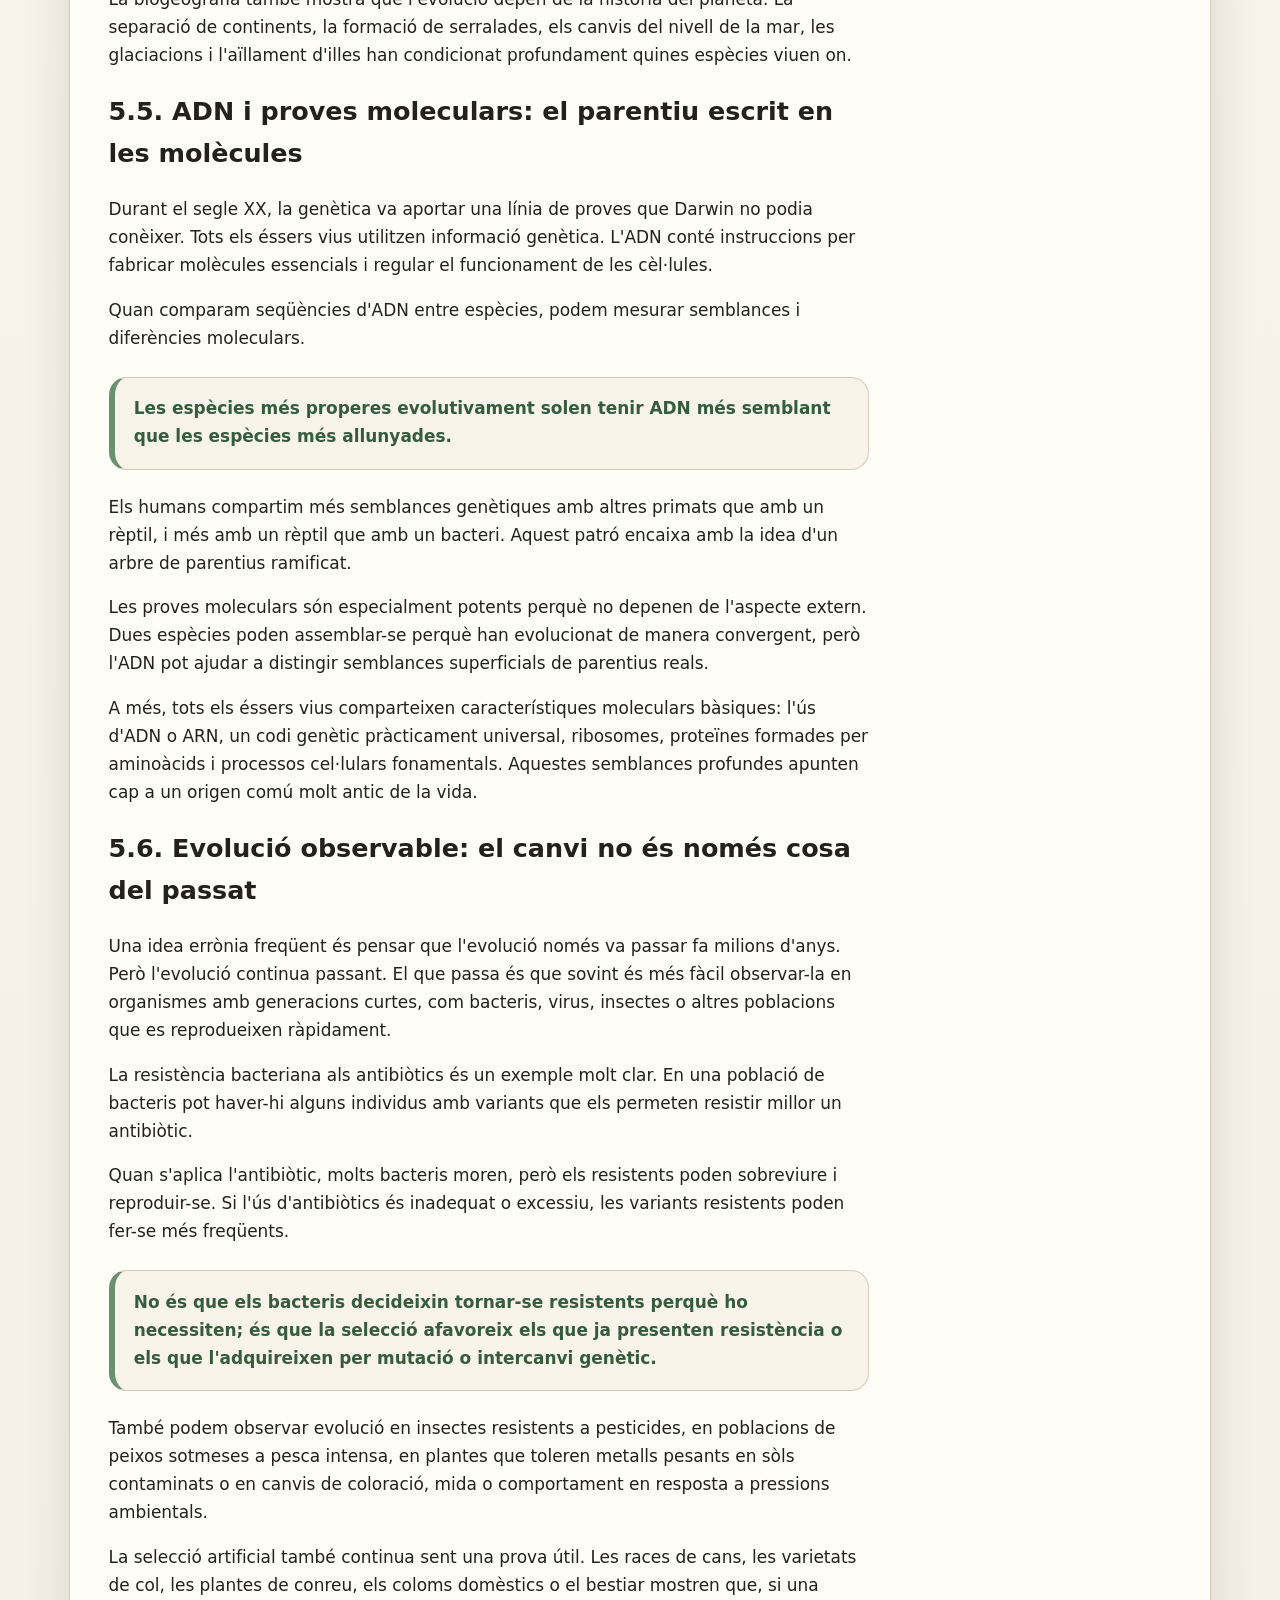
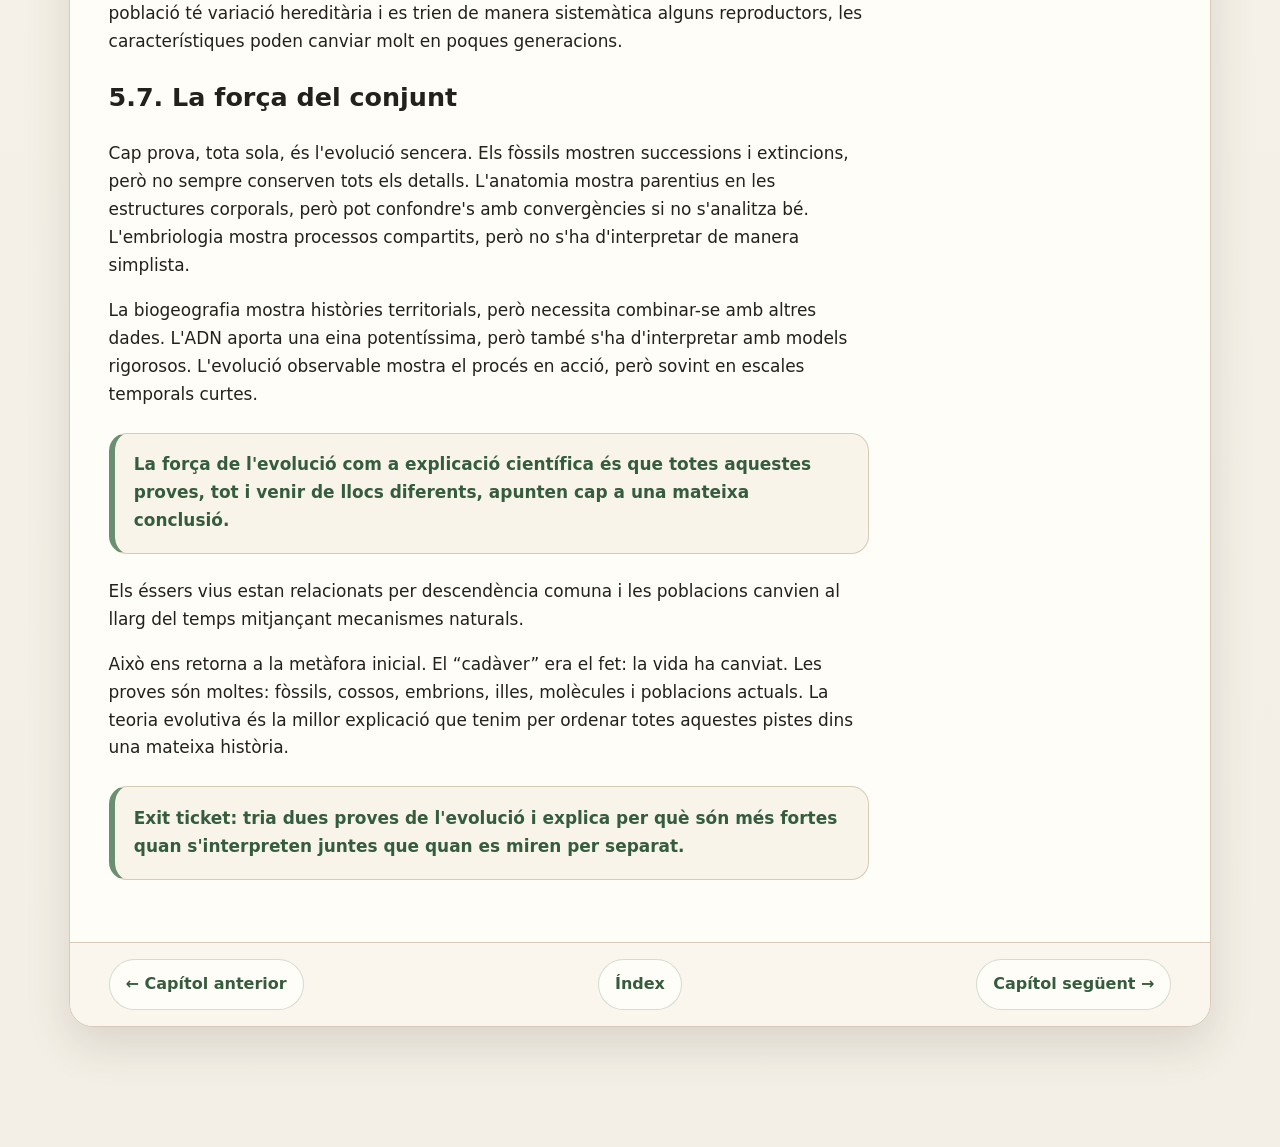
<file: capitol-05-proves-evolucio.html>
<!DOCTYPE html>
<html lang="ca">
<head>
  <meta charset="UTF-8" />
  <meta name="viewport" content="width=device-width, initial-scale=1.0" />
  <title>Capítol 5 · Les proves de l'evolució</title>
  <link rel="stylesheet" href="estil.css" />
</head>
<body>
 <header class="topbar">
    <div class="topbar-inner">
     <div class="brand">L'arbre de la vida</div>
      <nav aria-label="Navegació principal">
        <a href="index.html">Índex</a>
        <a href="capitol-00-introduccio.html">0</a>
        <a href="capitol-01-fixisme.html">1</a>
        <a href="capitol-02-fossils-temps-profund.html">2</a>
        <a href="capitol-03-lamarck-transformisme.html">3</a>
        <a href="capitol-04-darwin-wallace.html">4</a>
        <a href="capitol-05-proves-evolucio.html">5</a>
        <a href="capitol-06-genetica-evolucio.html">6</a>
        <a href="capitol-07-origen-especies.html">7</a>
        <a href="capitol-08-arbre-vida.html">8</a>
        <a href="capitol-09-evolucio-humana.html">9</a>
        <a href="capitol-10-malentensos-evolucio.html">10</a>
        <a href="capitol-11-biodiversitat-responsabilitat.html">11</a>
      </nav>
    </div>
  </header>
  <main class="wrap">
    <article class="book-page">
      <header class="chapter-header">
        <p class="eyebrow">Capítol 5</p>
        <h1>Les proves de l'evolució: un cas construït amb moltes pistes</h1>
        <div class="guide-question">Pregunta guia: quines proves mostren que l'evolució és una explicació sostinguda per moltes línies independents d'evidència?</div>
      </header>

      <div class="content">
        <section class="main-text">
          <p>Una explicació científica és més sòlida quan no depèn d'una sola prova. Si en una investigació criminal només hi ha un testimoni dubtós, el cas és feble. Però si les empremtes, les càmeres, l'ADN, l'hora de la mort, els missatges i els objectes trobats a l'escena apunten en la mateixa direcció, l'explicació guanya força.</p>

          <p>Amb l'evolució passa una cosa semblant: no es basa en una única observació, sinó en moltes línies d'evidència independents que encaixen entre elles.</p>

          <div class="callout">
            <p>L'evolució no es considera un fet perquè Darwin ho digués, sinó perquè proves de camps molt diferents formen un conjunt coherent.</p>
          </div>

          <p>Aquest és un dels punts més importants de tota la unitat. Les proves procedents de la paleontologia, l'anatomia, l'embriologia, la biogeografia, la genètica i l'observació directa de poblacions construeixen una explicació molt difícil de substituir per una alternativa millor.</p>

          <div class="evidence-list">
            <span class="pill">Fòssils</span>
            <span class="pill">Anatomia comparada</span>
            <span class="pill">Embriologia</span>
            <span class="pill">Biogeografia</span>
            <span class="pill">ADN</span>
            <span class="pill">Evolució observable</span>
          </div>

          <h2>5.1. Els fòssils: restes d'una vida que ja no existeix</h2>

          <p>Els fòssils són una de les proves més intuïtives de l'evolució. Són restes, empremtes o senyals d'éssers vius del passat conservats a les roques. Poden ser ossos, dents, closques, fulles, troncs, petjades, ous, excrements fossilitzats o impressions deixades en sediments antics.</p>

          <p>No són fotografies completes del passat, però sí fragments valuosos d'una història molt llarga.</p>

          <p>El registre fòssil mostra que la vida de la Terra no ha estat sempre igual. En capes antigues apareixen organismes que ja no existeixen. En altres capes apareixen formes que recorden grups actuals, però amb característiques diferents. També s'observa que determinats grups apareixen, es diversifiquen i, en molts casos, desapareixen.</p>

          <div class="callout">
            <p>Aquesta successió temporal és difícil d'explicar si les espècies fossin fixes i immutables.</p>
          </div>

          <p>Els fòssils també permeten observar formes de transició. Aquest concepte no significa trobar “un animal mig fet” o una criatura estranya situada exactament a mig camí entre dues espècies actuals. Vol dir trobar organismes del passat que combinen característiques que avui associam a grups diferents.</p>

          <p>Un exemple clàssic és <em>Archaeopteryx</em>, un organisme amb plomes i ales, però també amb dents, urpes als dits i una cua òssia llarga. No era “mig rèptil i mig ocell” en un sentit vulgar, sinó una peça important per entendre el parentiu entre els dinosaures teròpodes i les aus.</p>

          <p>Avui sabem que les aus no són simplement animals “semblants” als dinosaures: formen part del llinatge dels dinosaures teròpodes. Per això, quan deim que els dinosaures es varen extingir, convé precisar: es varen extingir els dinosaures no aviaris; les aus actuals són dinosaures aviaris.</p>

          <p>El registre fòssil és incomplet, perquè fossilitzar és difícil. La majoria d'organismes moren i desapareixen sense deixar cap resta. Els organismes de cos tou tenen menys probabilitats de fossilitzar que els que tenen ossos, closques o parts dures. A més, moltes roques han estat destruïdes, deformades o encara no han estat estudiades.</p>

          <div class="callout">
            <p>Que el registre fòssil sigui incomplet no el fa inútil. També una escena de crim pot tenir proves incompletes i, tot i així, permetre reconstruir què va passar.</p>
          </div>

          <p>La força dels fòssils no està només en mostrar que hi hagué espècies extingides, sinó en mostrar una successió ordenada. No trobam mamífers moderns en els estrats més antics de la història de la vida, ni flors abans que apareguin les plantes amb flor, ni humans convivint amb trilobits.</p>

          <p>Els fòssils apareixen en un ordre que té sentit evolutiu. Aquesta ordenació temporal és una de les grans pistes del cas.</p>

          <h2>5.2. Anatomia comparada: el parentiu escrit en el cos</h2>

          <p>Una altra prova important apareix quan comparam el cos d'organismes diferents. A primera vista, una aleta de balena, una ala de ratapinyada, una pota de cavall i un braç humà semblen estructures molt diferents, perquè tenen funcions diferents.</p>

          <p>Però si observam l'esquelet intern, hi trobam un patró comú: un os llarg, dos ossos, un conjunt d'ossos petits i una sèrie de dits modificats.</p>

          <div class="callout">
            <p>Aquestes estructures s'anomenen <strong>òrgans homòlegs</strong>: tenen un origen evolutiu comú, encara que avui facin funcions diferents.</p>
          </div>

          <p>La millor explicació és que aquests animals han heretat una estructura bàsica d'un avantpassat comú i que, al llarg del temps, aquesta estructura s'ha modificat en diferents direccions segons les condicions i formes de vida de cada llinatge.</p>

          <p>La homologia és una prova molt potent perquè mostra que l'evolució no construeix els organismes des de zero. Modifica estructures prèvies. Una balena neda amb una extremitat que deriva de l'extremitat anterior dels tetràpodes. Una ratapinyada vola amb una mà profundament transformada. Un cavall corre damunt un dit molt modificat.</p>

          <p>Cal distingir els òrgans homòlegs dels <strong>òrgans anàlegs</strong>. Les ales d'un insecte i les ales d'un ocell serveixen per volar, però no tenen el mateix origen evolutiu ni la mateixa estructura interna. Fan una funció semblant, però han aparegut de manera independent.</p>

          <div class="callout">
            <p>Això s'anomena <strong>convergència evolutiva</strong>: organismes diferents poden arribar a solucions semblants si s'enfronten a problemes semblants.</p>
          </div>

          <p>També hi ha els <strong>òrgans vestigials</strong>, estructures reduïdes o modificades que han perdut totalment o parcialment la funció principal que tenien en avantpassats. El còccix humà, les restes de pelvis en algunes balenes o les ales reduïdes d'alguns ocells no voladors són exemples de com el cos pot conservar restes d'una història anterior.</p>

          <h2>5.3. Embriologia: semblances al començament de la vida</h2>

          <p>El desenvolupament embrionari també aporta pistes de parentiu. En les primeres fases del desenvolupament, molts vertebrats presenten semblances importants. Embrions de peixos, amfibis, rèptils, aus i mamífers poden mostrar estructures comparables, com arcs faríngis, cua embrionària o patrons generals d'organització corporal.</p>

          <p>Això no vol dir, com es va arribar a afirmar de manera simplificada en el passat, que un embrió “repeteixi” tota la història evolutiva de la seva espècie.</p>

          <div class="callout">
            <p>Un embrió humà no passa literalment per una fase de peix, després d'amfibi i després de rèptil. Aquesta idea és incorrecta.</p>
          </div>

          <p>El que sí és cert és que els embrions conserven trets de desenvolupament compartits que indiquen parentiu evolutiu. L'embriologia ens recorda que el cos adult no apareix de cop. Es construeix mitjançant un procés de desenvolupament regulat.</p>

          <p>Si diferents espècies comparteixen parts importants d'aquest procés, és raonable pensar que han heretat mecanismes comuns d'avantpassats comuns. Les diferències adultes poden aparèixer per modificacions en el ritme, la durada o el lloc on s'activen determinats processos durant el desenvolupament.</p>

          <h2>5.4. Biogeografia: la història escrita en la distribució dels éssers vius</h2>

          <p>La distribució dels organismes sobre la Terra també és una prova evolutiva. Si les espècies fossin independents les unes de les altres i haguessin aparegut de manera fixa en qualsevol lloc, esperaríem una distribució difícil de predir.</p>

          <p>Però el que observam és diferent: les espècies solen tenir una història lligada al territori, a les barreres geogràfiques, als continents, a les illes i als moviments de les poblacions.</p>

          <p>Les illes són especialment reveladores. Sovint tenen espècies semblants a les del continent més proper, però diferents. Això encaixa amb la idea que alguns organismes hi arribaren des d'una zona pròxima i, un cop aïllats, varen evolucionar de manera pròpia.</p>

          <div class="callout">
            <p>Les espècies endèmiques no són simples curiositats locals: són el resultat d'històries evolutives particulars.</p>
          </div>

          <p>Les Balears són un bon espai per entendre aquesta idea. Les sargantanes dels illots, el ferreret o determinades plantes adaptades a ambients mediterranis mostren que l'aïllament, el clima, la competència i la història geològica poden deixar empremta en la biodiversitat.</p>

          <p>La biogeografia també mostra que l'evolució depèn de la història del planeta. La separació de continents, la formació de serralades, els canvis del nivell de la mar, les glaciacions i l'aïllament d'illes han condicionat profundament quines espècies viuen on.</p>

          <h2>5.5. ADN i proves moleculars: el parentiu escrit en les molècules</h2>

          <p>Durant el segle XX, la genètica va aportar una línia de proves que Darwin no podia conèixer. Tots els éssers vius utilitzen informació genètica. L'ADN conté instruccions per fabricar molècules essencials i regular el funcionament de les cèl·lules.</p>

          <p>Quan comparam seqüències d'ADN entre espècies, podem mesurar semblances i diferències moleculars.</p>

          <div class="callout">
            <p>Les espècies més properes evolutivament solen tenir ADN més semblant que les espècies més allunyades.</p>
          </div>

          <p>Els humans compartim més semblances genètiques amb altres primats que amb un rèptil, i més amb un rèptil que amb un bacteri. Aquest patró encaixa amb la idea d'un arbre de parentius ramificat.</p>

          <p>Les proves moleculars són especialment potents perquè no depenen de l'aspecte extern. Dues espècies poden assemblar-se perquè han evolucionat de manera convergent, però l'ADN pot ajudar a distingir semblances superficials de parentius reals.</p>

          <p>A més, tots els éssers vius comparteixen característiques moleculars bàsiques: l'ús d'ADN o ARN, un codi genètic pràcticament universal, ribosomes, proteïnes formades per aminoàcids i processos cel·lulars fonamentals. Aquestes semblances profundes apunten cap a un origen comú molt antic de la vida.</p>

          <h2>5.6. Evolució observable: el canvi no és només cosa del passat</h2>

          <p>Una idea errònia freqüent és pensar que l'evolució només va passar fa milions d'anys. Però l'evolució continua passant. El que passa és que sovint és més fàcil observar-la en organismes amb generacions curtes, com bacteris, virus, insectes o altres poblacions que es reprodueixen ràpidament.</p>

          <p>La resistència bacteriana als antibiòtics és un exemple molt clar. En una població de bacteris pot haver-hi alguns individus amb variants que els permeten resistir millor un antibiòtic.</p>

          <p>Quan s'aplica l'antibiòtic, molts bacteris moren, però els resistents poden sobreviure i reproduir-se. Si l'ús d'antibiòtics és inadequat o excessiu, les variants resistents poden fer-se més freqüents.</p>

          <div class="callout">
            <p>No és que els bacteris decideixin tornar-se resistents perquè ho necessiten; és que la selecció afavoreix els que ja presenten resistència o els que l'adquireixen per mutació o intercanvi genètic.</p>
          </div>

          <p>També podem observar evolució en insectes resistents a pesticides, en poblacions de peixos sotmeses a pesca intensa, en plantes que toleren metalls pesants en sòls contaminats o en canvis de coloració, mida o comportament en resposta a pressions ambientals.</p>

          <p>La selecció artificial també continua sent una prova útil. Les races de cans, les varietats de col, les plantes de conreu, els coloms domèstics o el bestiar mostren que, si una població té variació hereditària i es trien de manera sistemàtica alguns reproductors, les característiques poden canviar molt en poques generacions.</p>

          <h2>5.7. La força del conjunt</h2>

          <p>Cap prova, tota sola, és l'evolució sencera. Els fòssils mostren successions i extincions, però no sempre conserven tots els detalls. L'anatomia mostra parentius en les estructures corporals, però pot confondre's amb convergències si no s'analitza bé. L'embriologia mostra processos compartits, però no s'ha d'interpretar de manera simplista.</p>

          <p>La biogeografia mostra històries territorials, però necessita combinar-se amb altres dades. L'ADN aporta una eina potentíssima, però també s'ha d'interpretar amb models rigorosos. L'evolució observable mostra el procés en acció, però sovint en escales temporals curtes.</p>

          <div class="callout">
            <p>La força de l'evolució com a explicació científica és que totes aquestes proves, tot i venir de llocs diferents, apunten cap a una mateixa conclusió.</p>
          </div>

          <p>Els éssers vius estan relacionats per descendència comuna i les poblacions canvien al llarg del temps mitjançant mecanismes naturals.</p>

          <p>Això ens retorna a la metàfora inicial. El “cadàver” era el fet: la vida ha canviat. Les proves són moltes: fòssils, cossos, embrions, illes, molècules i poblacions actuals. La teoria evolutiva és la millor explicació que tenim per ordenar totes aquestes pistes dins una mateixa història.</p>

          <section class="callout">
            <p>Exit ticket: tria dues proves de l'evolució i explica per què són més fortes quan s'interpreten juntes que quan es miren per separat.</p>
          </section>
        </section>

        <aside class="side" aria-label="Notes del capítol">
          <div class="note-box">
            <span class="box-label">Idea clau</span>
            <p>L'evolució és una explicació sòlida perquè moltes proves independents encaixen dins una mateixa història.</p>
          </div>

          <div class="activity-box">
            <span class="box-label">Aturada breu</span>
            <p>Quina prova et sembla més convincent: fòssils, ADN, anatomia, embriologia, biogeografia o evolució observable? Per què?</p>
          </div>

          <div class="concept-box">
            <span class="box-label">Compte amb això</span>
            <p>Una prova incompleta no és una prova inútil. El valor científic augmenta quan diferents pistes encaixen entre elles.</p>
          </div>
        </aside>
      </div>

      <nav class="chapter-nav" aria-label="Navegació del capítol">
        <a href="capitol-04-darwin-wallace.html">← Capítol anterior</a>
        <a href="index.html">Índex</a>
        <a href="capitol-06-genetica-evolucio.html">Capítol següent →</a>
      </nav>
    </article>
  </main>
</body>
</html>
</file>
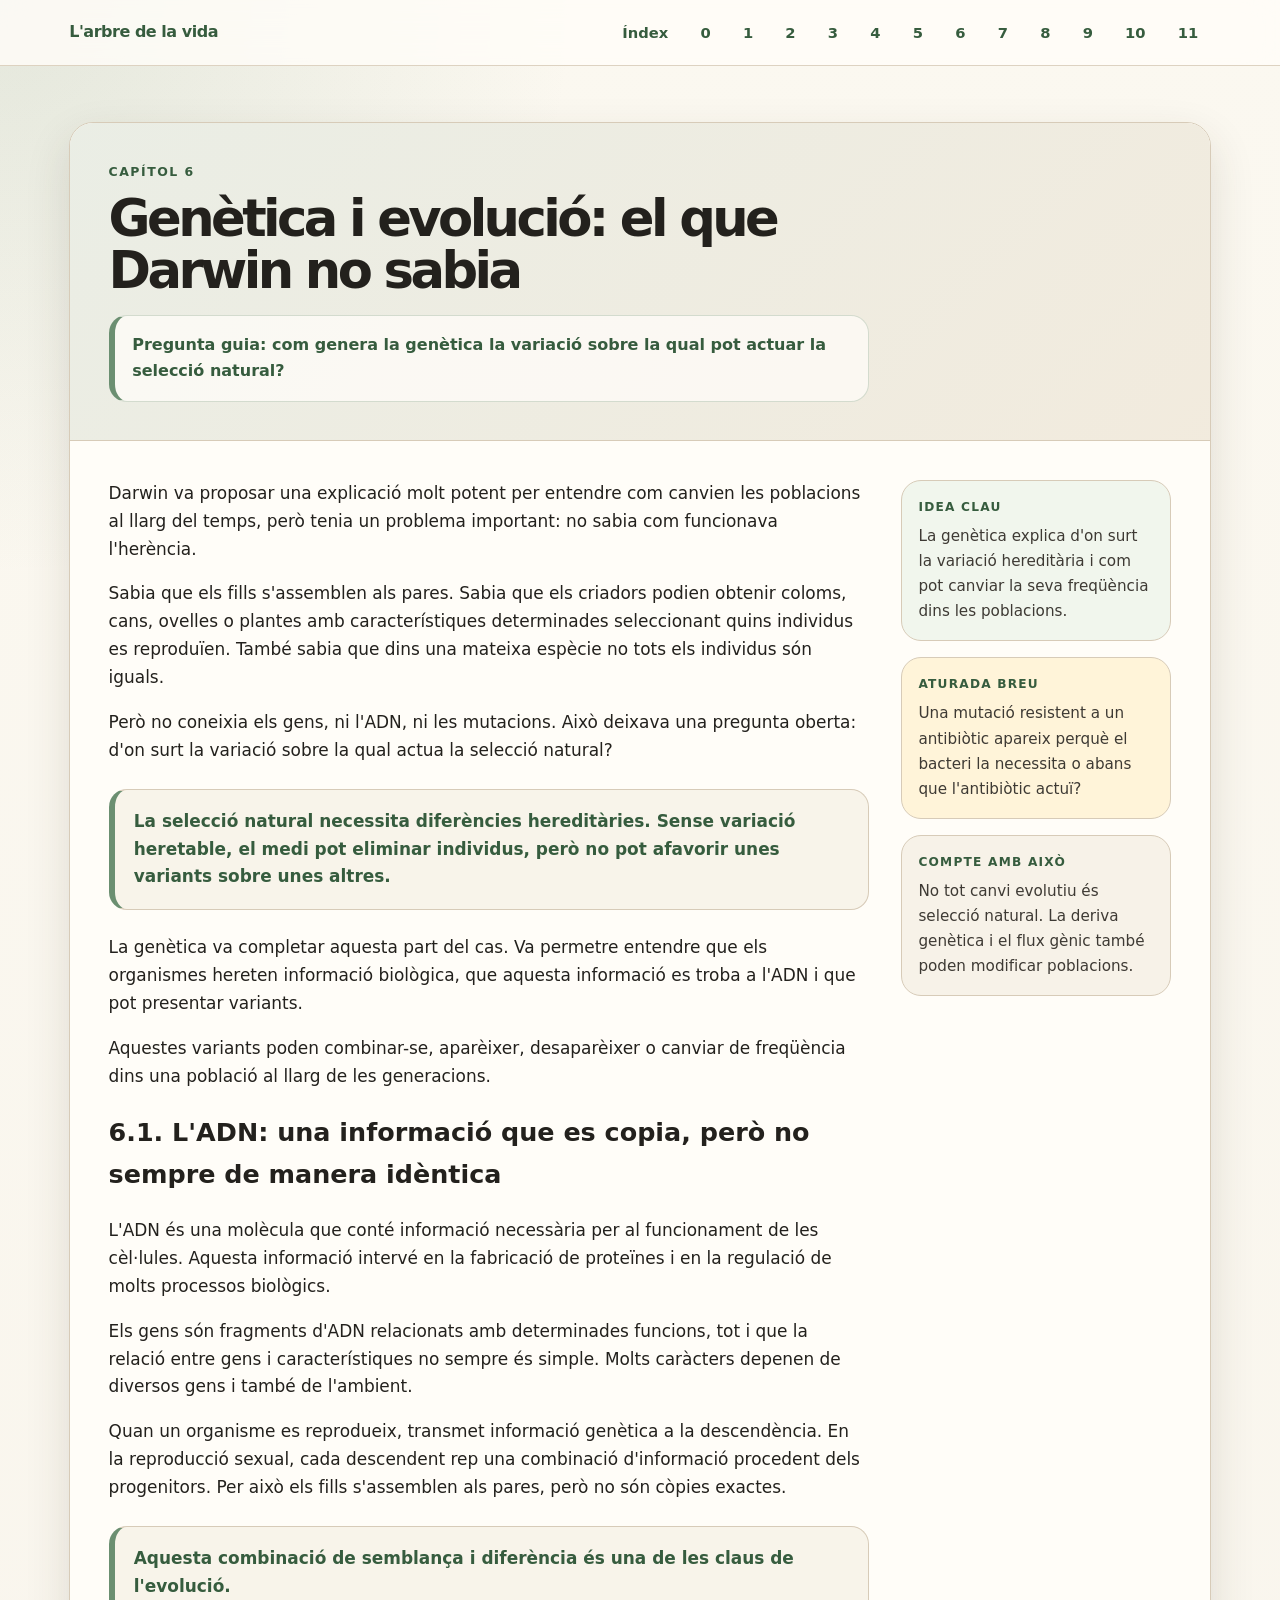
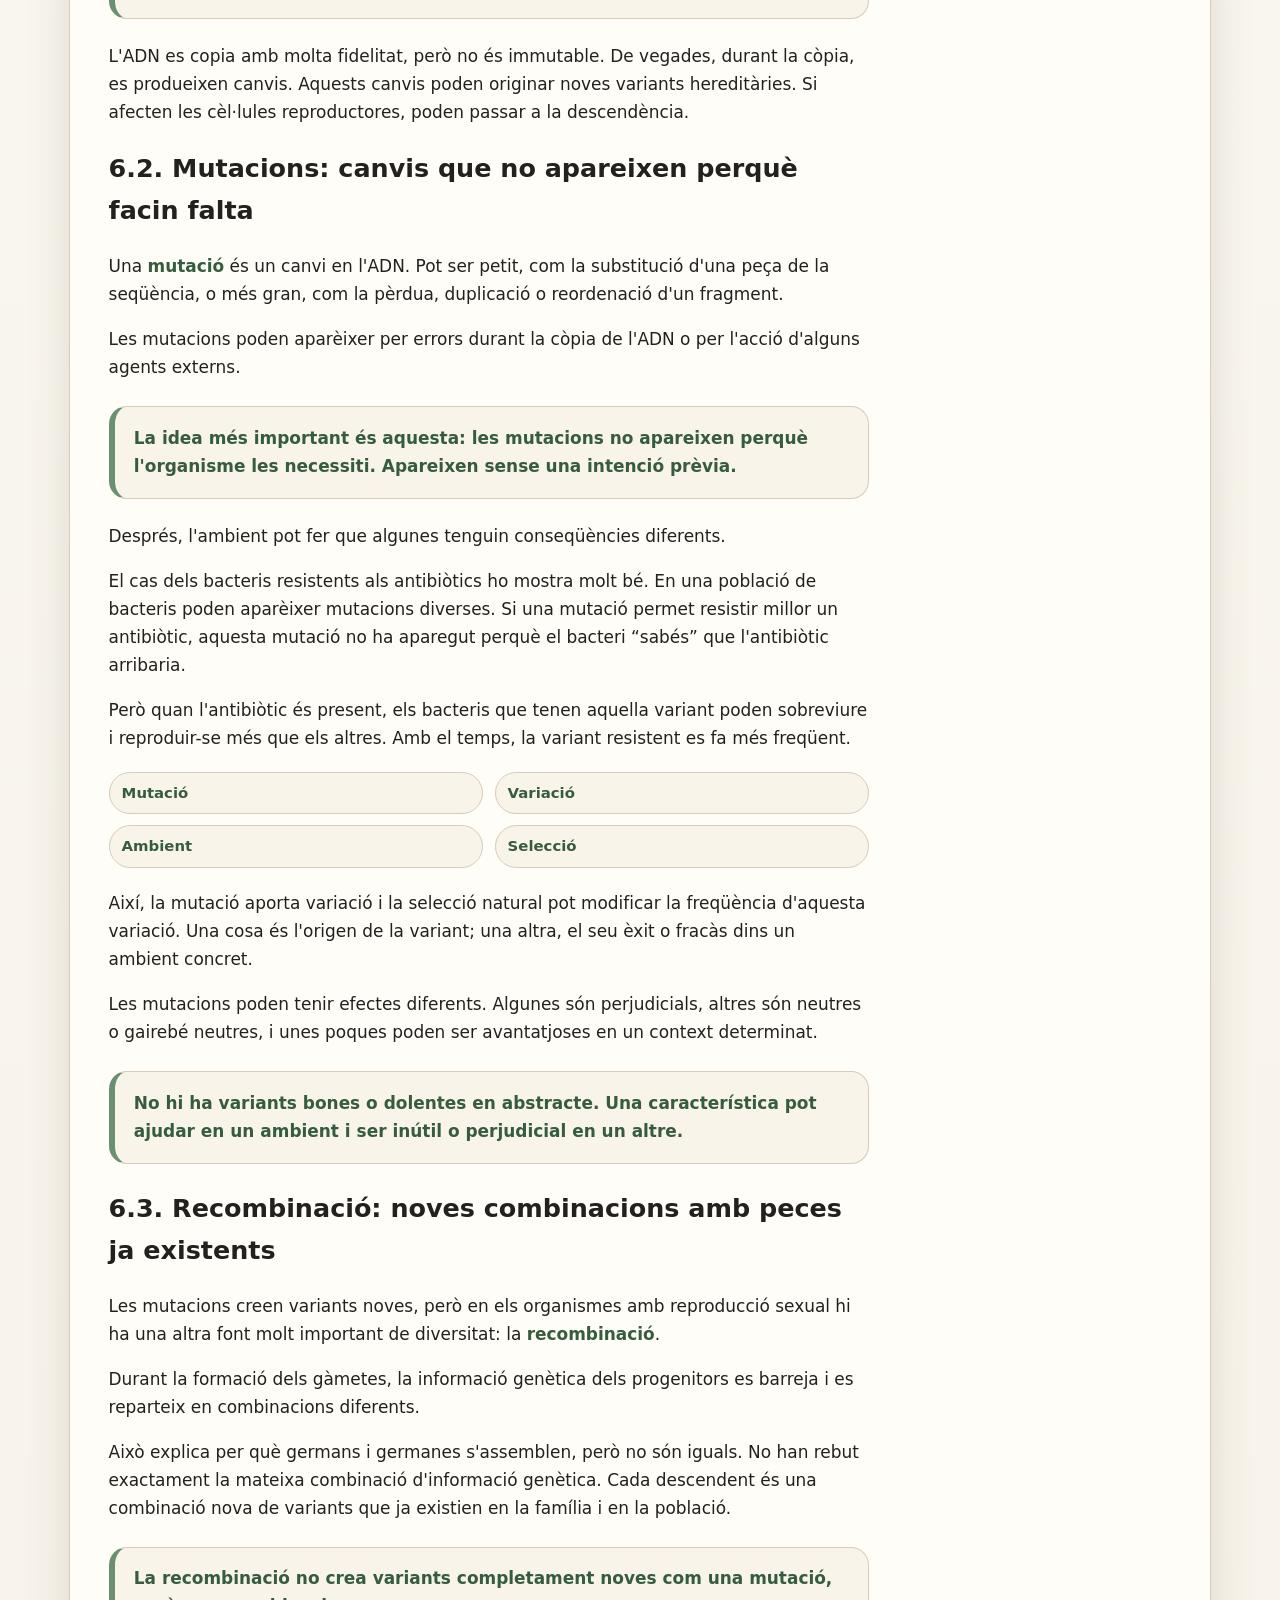
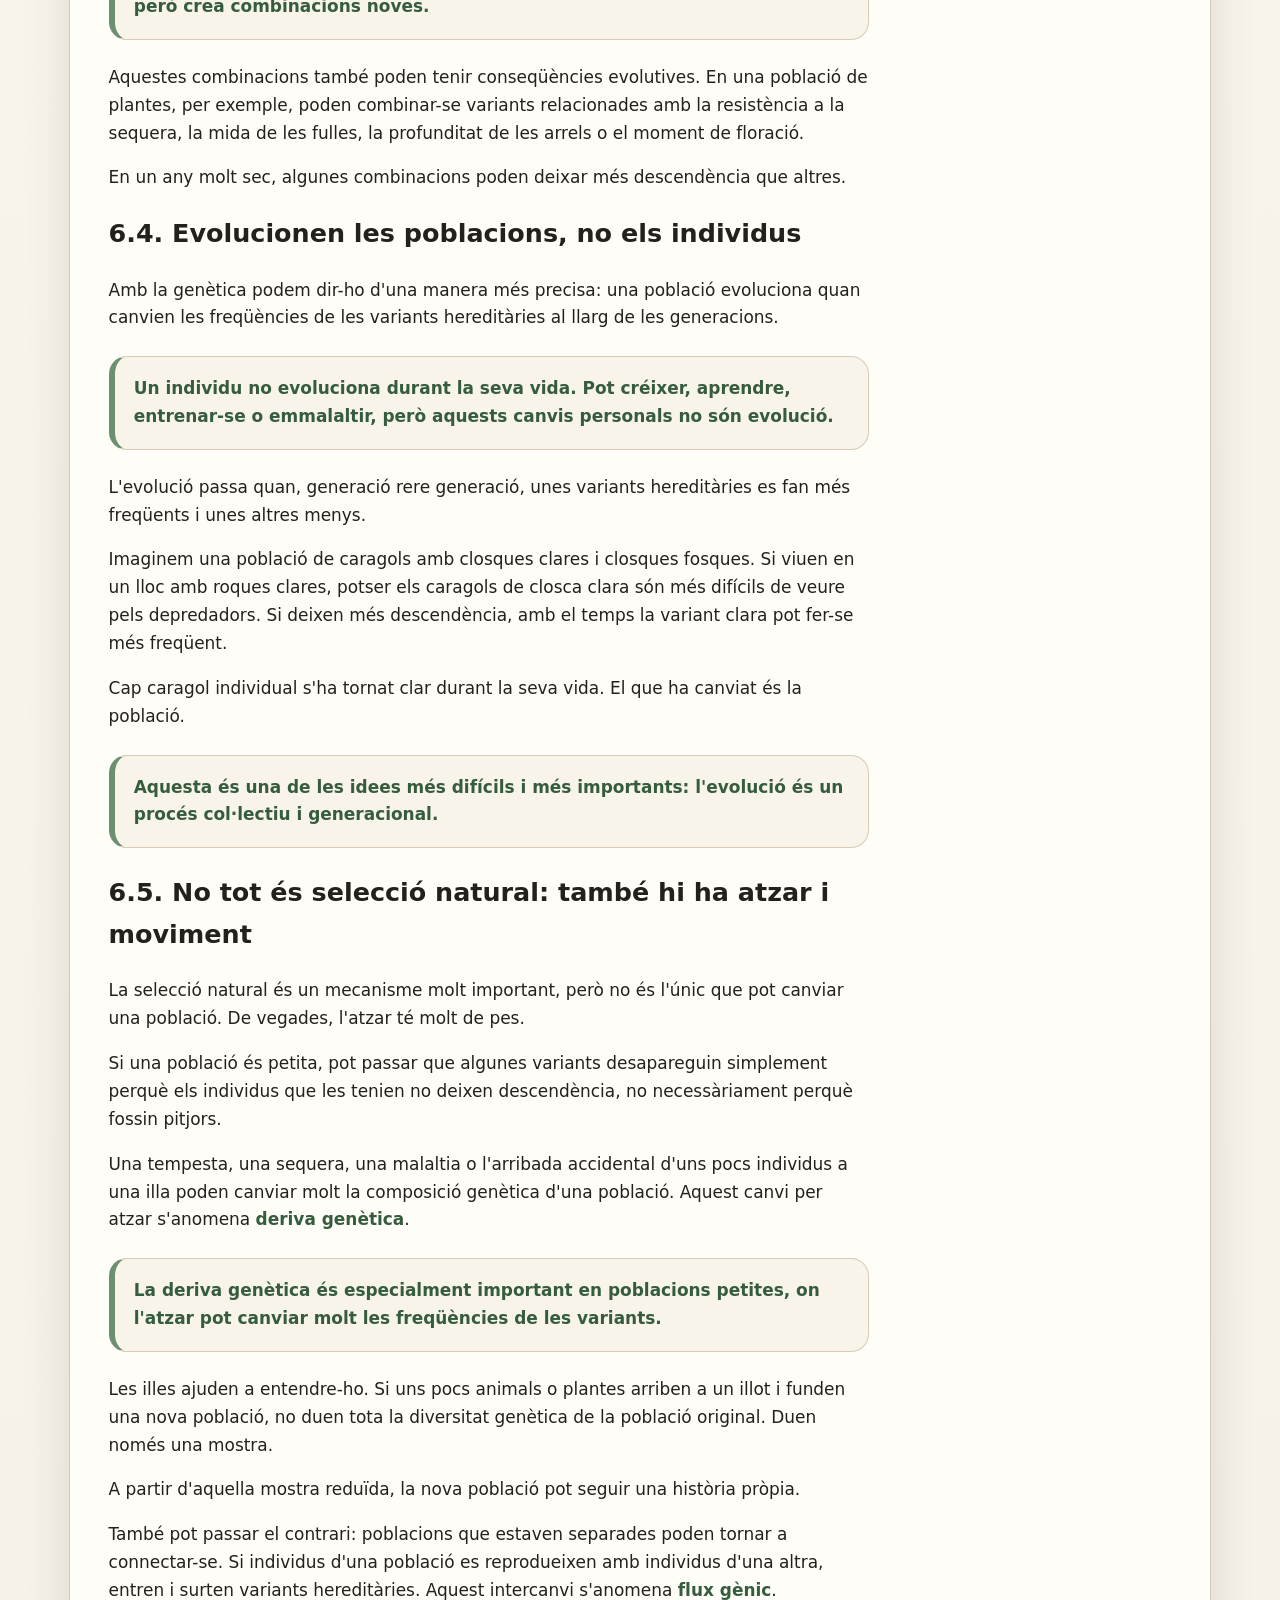
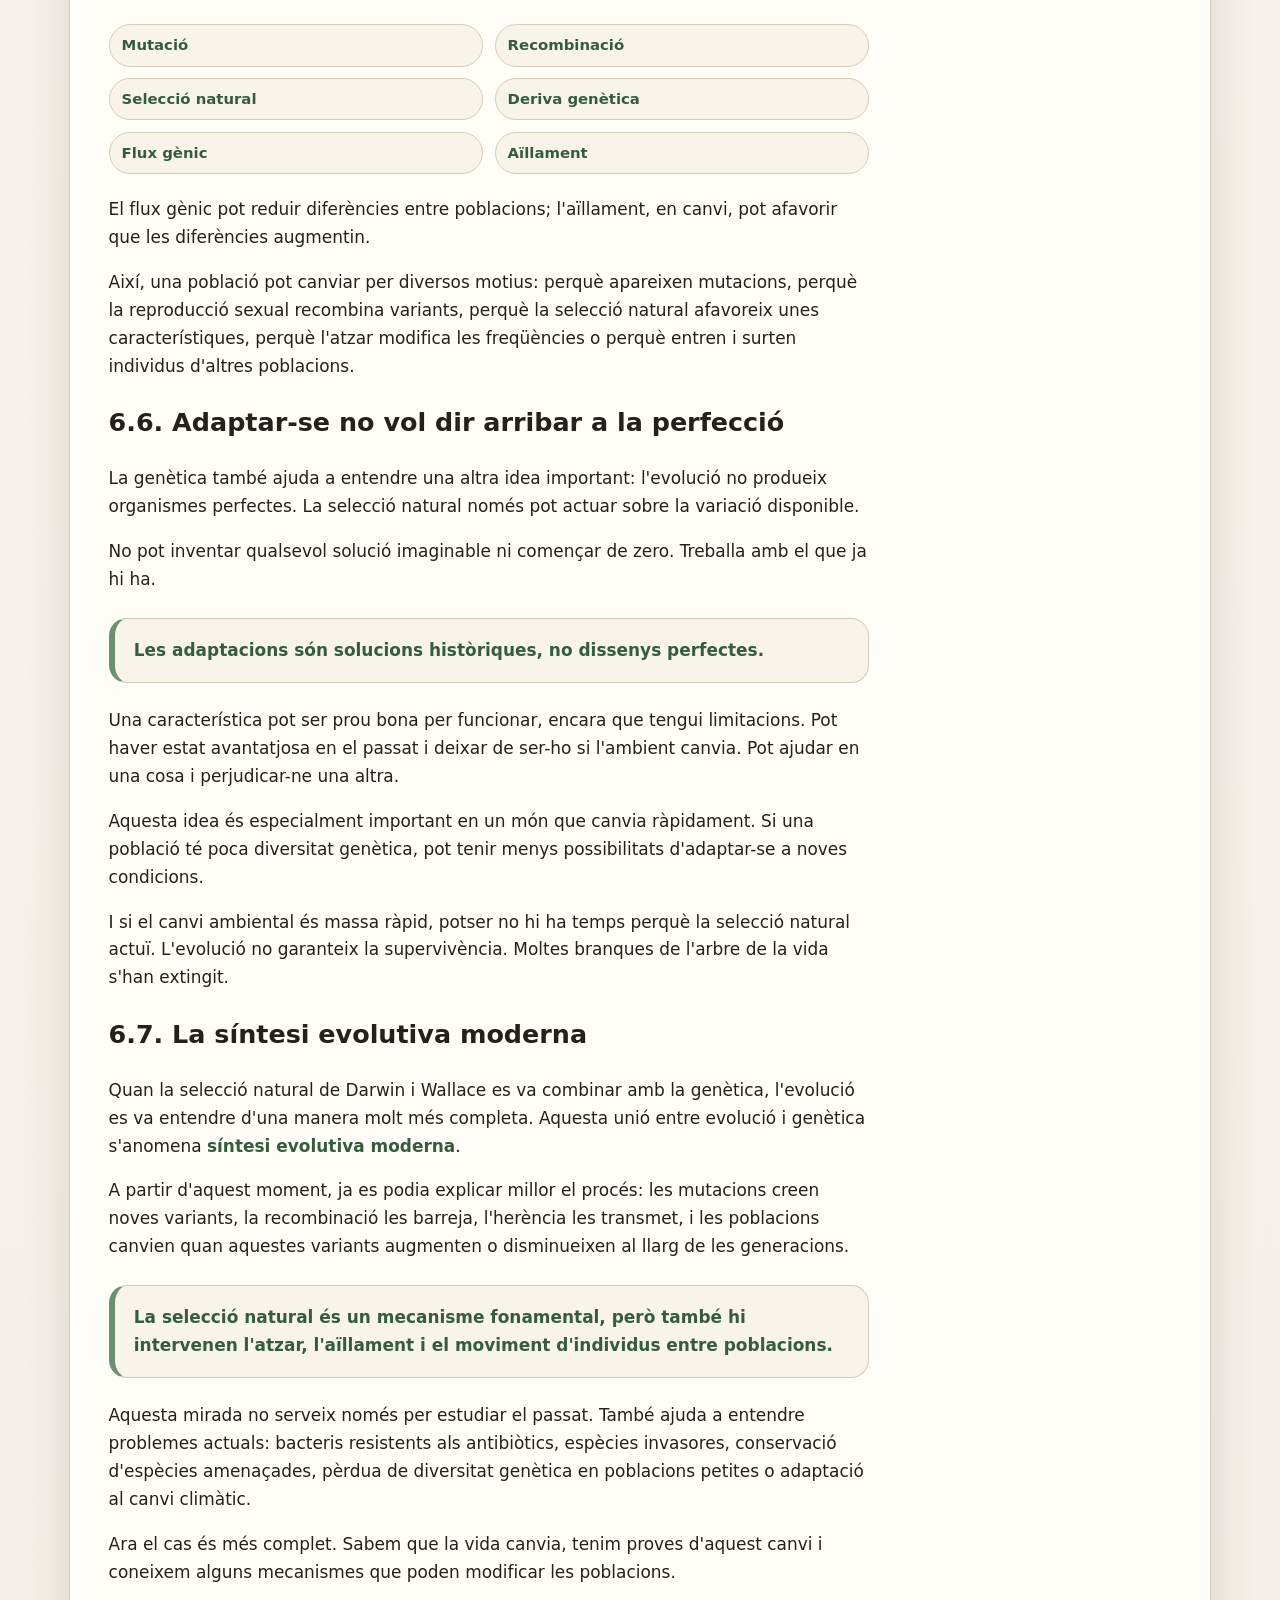
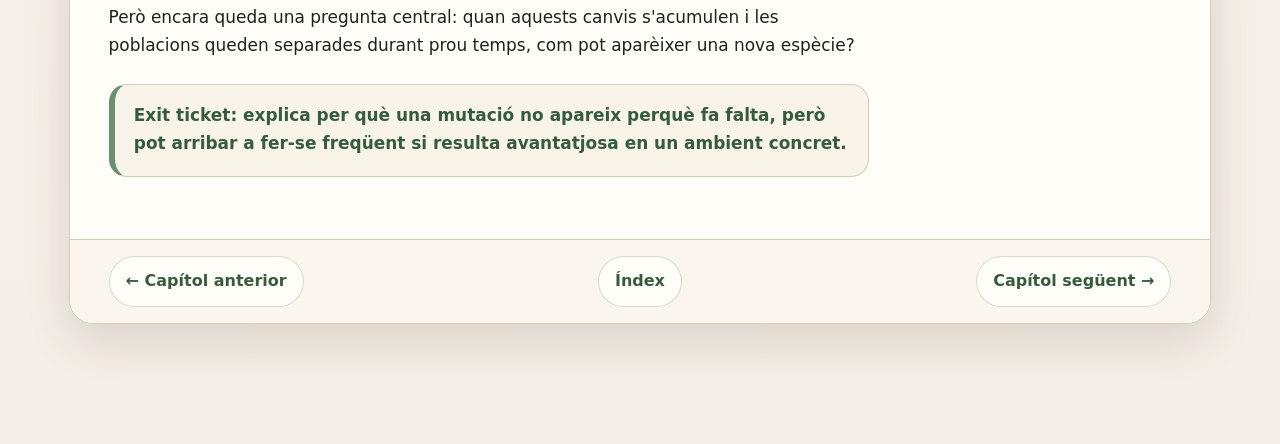
<file: capitol-06-genetica-evolucio.html>
<!DOCTYPE html>
<html lang="ca">
<head>
  <meta charset="UTF-8" />
  <meta name="viewport" content="width=device-width, initial-scale=1.0" />
  <title>Capítol 6 · Genètica i evolució</title>
  <link rel="stylesheet" href="estil.css" />
</head>
<body>
<header class="topbar">
    <div class="topbar-inner">
    <div class="brand">L'arbre de la vida</div>
      <nav aria-label="Navegació principal">
        <a href="index.html">Índex</a>
        <a href="capitol-00-introduccio.html">0</a>
        <a href="capitol-01-fixisme.html">1</a>
        <a href="capitol-02-fossils-temps-profund.html">2</a>
        <a href="capitol-03-lamarck-transformisme.html">3</a>
        <a href="capitol-04-darwin-wallace.html">4</a>
        <a href="capitol-05-proves-evolucio.html">5</a>
        <a href="capitol-06-genetica-evolucio.html">6</a>
        <a href="capitol-07-origen-especies.html">7</a>
        <a href="capitol-08-arbre-vida.html">8</a>
        <a href="capitol-09-evolucio-humana.html">9</a>
        <a href="capitol-10-malentensos-evolucio.html">10</a>
        <a href="capitol-11-biodiversitat-responsabilitat.html">11</a>
      </nav>
    </div>
  </header>

  <main class="wrap">
    <article class="book-page">
      <header class="chapter-header">
        <p class="eyebrow">Capítol 6</p>
        <h1>Genètica i evolució: el que Darwin no sabia</h1>
        <div class="guide-question">Pregunta guia: com genera la genètica la variació sobre la qual pot actuar la selecció natural?</div>
      </header>

      <div class="content">
        <section class="main-text">
          <p>Darwin va proposar una explicació molt potent per entendre com canvien les poblacions al llarg del temps, però tenia un problema important: no sabia com funcionava l'herència.</p>

          <p>Sabia que els fills s'assemblen als pares. Sabia que els criadors podien obtenir coloms, cans, ovelles o plantes amb característiques determinades seleccionant quins individus es reproduïen. També sabia que dins una mateixa espècie no tots els individus són iguals.</p>

          <p>Però no coneixia els gens, ni l'ADN, ni les mutacions. Això deixava una pregunta oberta: d'on surt la variació sobre la qual actua la selecció natural?</p>

          <div class="callout">
            <p>La selecció natural necessita diferències hereditàries. Sense variació heretable, el medi pot eliminar individus, però no pot afavorir unes variants sobre unes altres.</p>
          </div>

          <p>La genètica va completar aquesta part del cas. Va permetre entendre que els organismes hereten informació biològica, que aquesta informació es troba a l'ADN i que pot presentar variants.</p>

          <p>Aquestes variants poden combinar-se, aparèixer, desaparèixer o canviar de freqüència dins una població al llarg de les generacions.</p>

          <h2>6.1. L'ADN: una informació que es copia, però no sempre de manera idèntica</h2>

          <p>L'ADN és una molècula que conté informació necessària per al funcionament de les cèl·lules. Aquesta informació intervé en la fabricació de proteïnes i en la regulació de molts processos biològics.</p>

          <p>Els gens són fragments d'ADN relacionats amb determinades funcions, tot i que la relació entre gens i característiques no sempre és simple. Molts caràcters depenen de diversos gens i també de l'ambient.</p>

          <p>Quan un organisme es reprodueix, transmet informació genètica a la descendència. En la reproducció sexual, cada descendent rep una combinació d'informació procedent dels progenitors. Per això els fills s'assemblen als pares, però no són còpies exactes.</p>

          <div class="callout">
            <p>Aquesta combinació de semblança i diferència és una de les claus de l'evolució.</p>
          </div>

          <p>L'ADN es copia amb molta fidelitat, però no és immutable. De vegades, durant la còpia, es produeixen canvis. Aquests canvis poden originar noves variants hereditàries. Si afecten les cèl·lules reproductores, poden passar a la descendència.</p>

          <h2>6.2. Mutacions: canvis que no apareixen perquè facin falta</h2>

          <p>Una <strong>mutació</strong> és un canvi en l'ADN. Pot ser petit, com la substitució d'una peça de la seqüència, o més gran, com la pèrdua, duplicació o reordenació d'un fragment.</p>

          <p>Les mutacions poden aparèixer per errors durant la còpia de l'ADN o per l'acció d'alguns agents externs.</p>

          <div class="callout">
            <p>La idea més important és aquesta: les mutacions no apareixen perquè l'organisme les necessiti. Apareixen sense una intenció prèvia.</p>
          </div>

          <p>Després, l'ambient pot fer que algunes tenguin conseqüències diferents.</p>

          <p>El cas dels bacteris resistents als antibiòtics ho mostra molt bé. En una població de bacteris poden aparèixer mutacions diverses. Si una mutació permet resistir millor un antibiòtic, aquesta mutació no ha aparegut perquè el bacteri “sabés” que l'antibiòtic arribaria.</p>

          <p>Però quan l'antibiòtic és present, els bacteris que tenen aquella variant poden sobreviure i reproduir-se més que els altres. Amb el temps, la variant resistent es fa més freqüent.</p>

          <div class="evidence-list">
            <span class="pill">Mutació</span>
            <span class="pill">Variació</span>
            <span class="pill">Ambient</span>
            <span class="pill">Selecció</span>
          </div>

          <p>Així, la mutació aporta variació i la selecció natural pot modificar la freqüència d'aquesta variació. Una cosa és l'origen de la variant; una altra, el seu èxit o fracàs dins un ambient concret.</p>

          <p>Les mutacions poden tenir efectes diferents. Algunes són perjudicials, altres són neutres o gairebé neutres, i unes poques poden ser avantatjoses en un context determinat.</p>

          <div class="callout">
            <p>No hi ha variants bones o dolentes en abstracte. Una característica pot ajudar en un ambient i ser inútil o perjudicial en un altre.</p>
          </div>

          <h2>6.3. Recombinació: noves combinacions amb peces ja existents</h2>

          <p>Les mutacions creen variants noves, però en els organismes amb reproducció sexual hi ha una altra font molt important de diversitat: la <strong>recombinació</strong>.</p>

          <p>Durant la formació dels gàmetes, la informació genètica dels progenitors es barreja i es reparteix en combinacions diferents.</p>

          <p>Això explica per què germans i germanes s'assemblen, però no són iguals. No han rebut exactament la mateixa combinació d'informació genètica. Cada descendent és una combinació nova de variants que ja existien en la família i en la població.</p>

          <div class="callout">
            <p>La recombinació no crea variants completament noves com una mutació, però crea combinacions noves.</p>
          </div>

          <p>Aquestes combinacions també poden tenir conseqüències evolutives. En una població de plantes, per exemple, poden combinar-se variants relacionades amb la resistència a la sequera, la mida de les fulles, la profunditat de les arrels o el moment de floració.</p>

          <p>En un any molt sec, algunes combinacions poden deixar més descendència que altres.</p>

          <h2>6.4. Evolucionen les poblacions, no els individus</h2>

          <p>Amb la genètica podem dir-ho d'una manera més precisa: una població evoluciona quan canvien les freqüències de les variants hereditàries al llarg de les generacions.</p>

          <div class="callout">
            <p>Un individu no evoluciona durant la seva vida. Pot créixer, aprendre, entrenar-se o emmalaltir, però aquests canvis personals no són evolució.</p>
          </div>

          <p>L'evolució passa quan, generació rere generació, unes variants hereditàries es fan més freqüents i unes altres menys.</p>

          <p>Imaginem una població de caragols amb closques clares i closques fosques. Si viuen en un lloc amb roques clares, potser els caragols de closca clara són més difícils de veure pels depredadors. Si deixen més descendència, amb el temps la variant clara pot fer-se més freqüent.</p>

          <p>Cap caragol individual s'ha tornat clar durant la seva vida. El que ha canviat és la població.</p>

          <div class="callout">
            <p>Aquesta és una de les idees més difícils i més importants: l'evolució és un procés col·lectiu i generacional.</p>
          </div>

          <h2>6.5. No tot és selecció natural: també hi ha atzar i moviment</h2>

          <p>La selecció natural és un mecanisme molt important, però no és l'únic que pot canviar una població. De vegades, l'atzar té molt de pes.</p>

          <p>Si una població és petita, pot passar que algunes variants desapareguin simplement perquè els individus que les tenien no deixen descendència, no necessàriament perquè fossin pitjors.</p>

          <p>Una tempesta, una sequera, una malaltia o l'arribada accidental d'uns pocs individus a una illa poden canviar molt la composició genètica d'una població. Aquest canvi per atzar s'anomena <strong>deriva genètica</strong>.</p>

          <div class="callout">
            <p>La deriva genètica és especialment important en poblacions petites, on l'atzar pot canviar molt les freqüències de les variants.</p>
          </div>

          <p>Les illes ajuden a entendre-ho. Si uns pocs animals o plantes arriben a un illot i funden una nova població, no duen tota la diversitat genètica de la població original. Duen només una mostra.</p>

          <p>A partir d'aquella mostra reduïda, la nova població pot seguir una història pròpia.</p>

          <p>També pot passar el contrari: poblacions que estaven separades poden tornar a connectar-se. Si individus d'una població es reprodueixen amb individus d'una altra, entren i surten variants hereditàries. Aquest intercanvi s'anomena <strong>flux gènic</strong>.</p>

          <div class="evidence-list">
            <span class="pill">Mutació</span>
            <span class="pill">Recombinació</span>
            <span class="pill">Selecció natural</span>
            <span class="pill">Deriva genètica</span>
            <span class="pill">Flux gènic</span>
            <span class="pill">Aïllament</span>
          </div>

          <p>El flux gènic pot reduir diferències entre poblacions; l'aïllament, en canvi, pot afavorir que les diferències augmentin.</p>

          <p>Així, una població pot canviar per diversos motius: perquè apareixen mutacions, perquè la reproducció sexual recombina variants, perquè la selecció natural afavoreix unes característiques, perquè l'atzar modifica les freqüències o perquè entren i surten individus d'altres poblacions.</p>

          <h2>6.6. Adaptar-se no vol dir arribar a la perfecció</h2>

          <p>La genètica també ajuda a entendre una altra idea important: l'evolució no produeix organismes perfectes. La selecció natural només pot actuar sobre la variació disponible.</p>

          <p>No pot inventar qualsevol solució imaginable ni començar de zero. Treballa amb el que ja hi ha.</p>

          <div class="callout">
            <p>Les adaptacions són solucions històriques, no dissenys perfectes.</p>
          </div>

          <p>Una característica pot ser prou bona per funcionar, encara que tengui limitacions. Pot haver estat avantatjosa en el passat i deixar de ser-ho si l'ambient canvia. Pot ajudar en una cosa i perjudicar-ne una altra.</p>

          <p>Aquesta idea és especialment important en un món que canvia ràpidament. Si una població té poca diversitat genètica, pot tenir menys possibilitats d'adaptar-se a noves condicions.</p>

          <p>I si el canvi ambiental és massa ràpid, potser no hi ha temps perquè la selecció natural actuï. L'evolució no garanteix la supervivència. Moltes branques de l'arbre de la vida s'han extingit.</p>

          <h2>6.7. La síntesi evolutiva moderna</h2>

          <p>Quan la selecció natural de Darwin i Wallace es va combinar amb la genètica, l'evolució es va entendre d'una manera molt més completa. Aquesta unió entre evolució i genètica s'anomena <strong>síntesi evolutiva moderna</strong>.</p>

          <p>A partir d'aquest moment, ja es podia explicar millor el procés: les mutacions creen noves variants, la recombinació les barreja, l'herència les transmet, i les poblacions canvien quan aquestes variants augmenten o disminueixen al llarg de les generacions.</p>

          <div class="callout">
            <p>La selecció natural és un mecanisme fonamental, però també hi intervenen l'atzar, l'aïllament i el moviment d'individus entre poblacions.</p>
          </div>

          <p>Aquesta mirada no serveix només per estudiar el passat. També ajuda a entendre problemes actuals: bacteris resistents als antibiòtics, espècies invasores, conservació d'espècies amenaçades, pèrdua de diversitat genètica en poblacions petites o adaptació al canvi climàtic.</p>

          <p>Ara el cas és més complet. Sabem que la vida canvia, tenim proves d'aquest canvi i coneixem alguns mecanismes que poden modificar les poblacions.</p>

          <p>Però encara queda una pregunta central: quan aquests canvis s'acumulen i les poblacions queden separades durant prou temps, com pot aparèixer una nova espècie?</p>

          <section class="callout">
            <p>Exit ticket: explica per què una mutació no apareix perquè fa falta, però pot arribar a fer-se freqüent si resulta avantatjosa en un ambient concret.</p>
          </section>
        </section>

        <aside class="side" aria-label="Notes del capítol">
          <div class="note-box">
            <span class="box-label">Idea clau</span>
            <p>La genètica explica d'on surt la variació hereditària i com pot canviar la seva freqüència dins les poblacions.</p>
          </div>

          <div class="activity-box">
            <span class="box-label">Aturada breu</span>
            <p>Una mutació resistent a un antibiòtic apareix perquè el bacteri la necessita o abans que l'antibiòtic actuï?</p>
          </div>

          <div class="concept-box">
            <span class="box-label">Compte amb això</span>
            <p>No tot canvi evolutiu és selecció natural. La deriva genètica i el flux gènic també poden modificar poblacions.</p>
          </div>
        </aside>
      </div>

      <nav class="chapter-nav" aria-label="Navegació del capítol">
        <a href="capitol-05-proves-evolucio.html">← Capítol anterior</a>
        <a href="index.html">Índex</a>
        <a href="capitol-07-origen-especies.html">Capítol següent →</a>
      </nav>
    </article>
  </main>
</body>
</html>
</file>
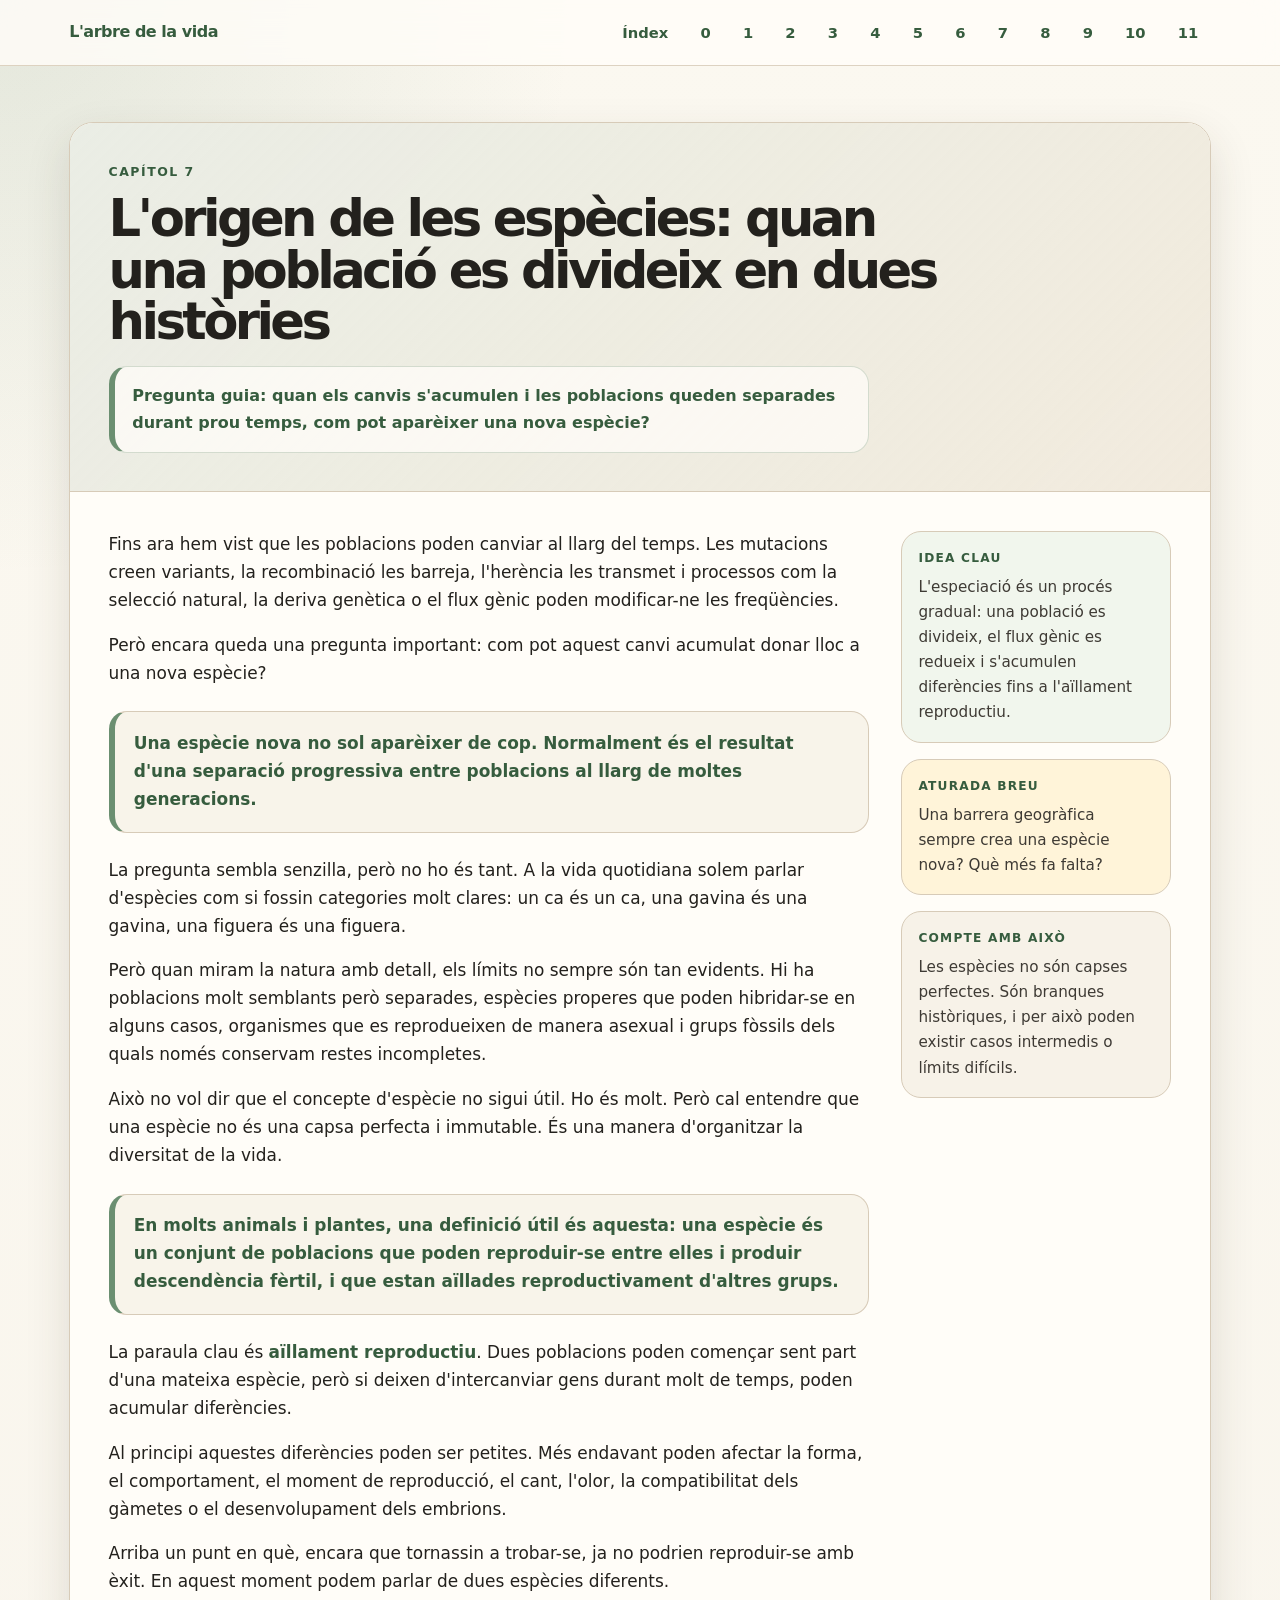
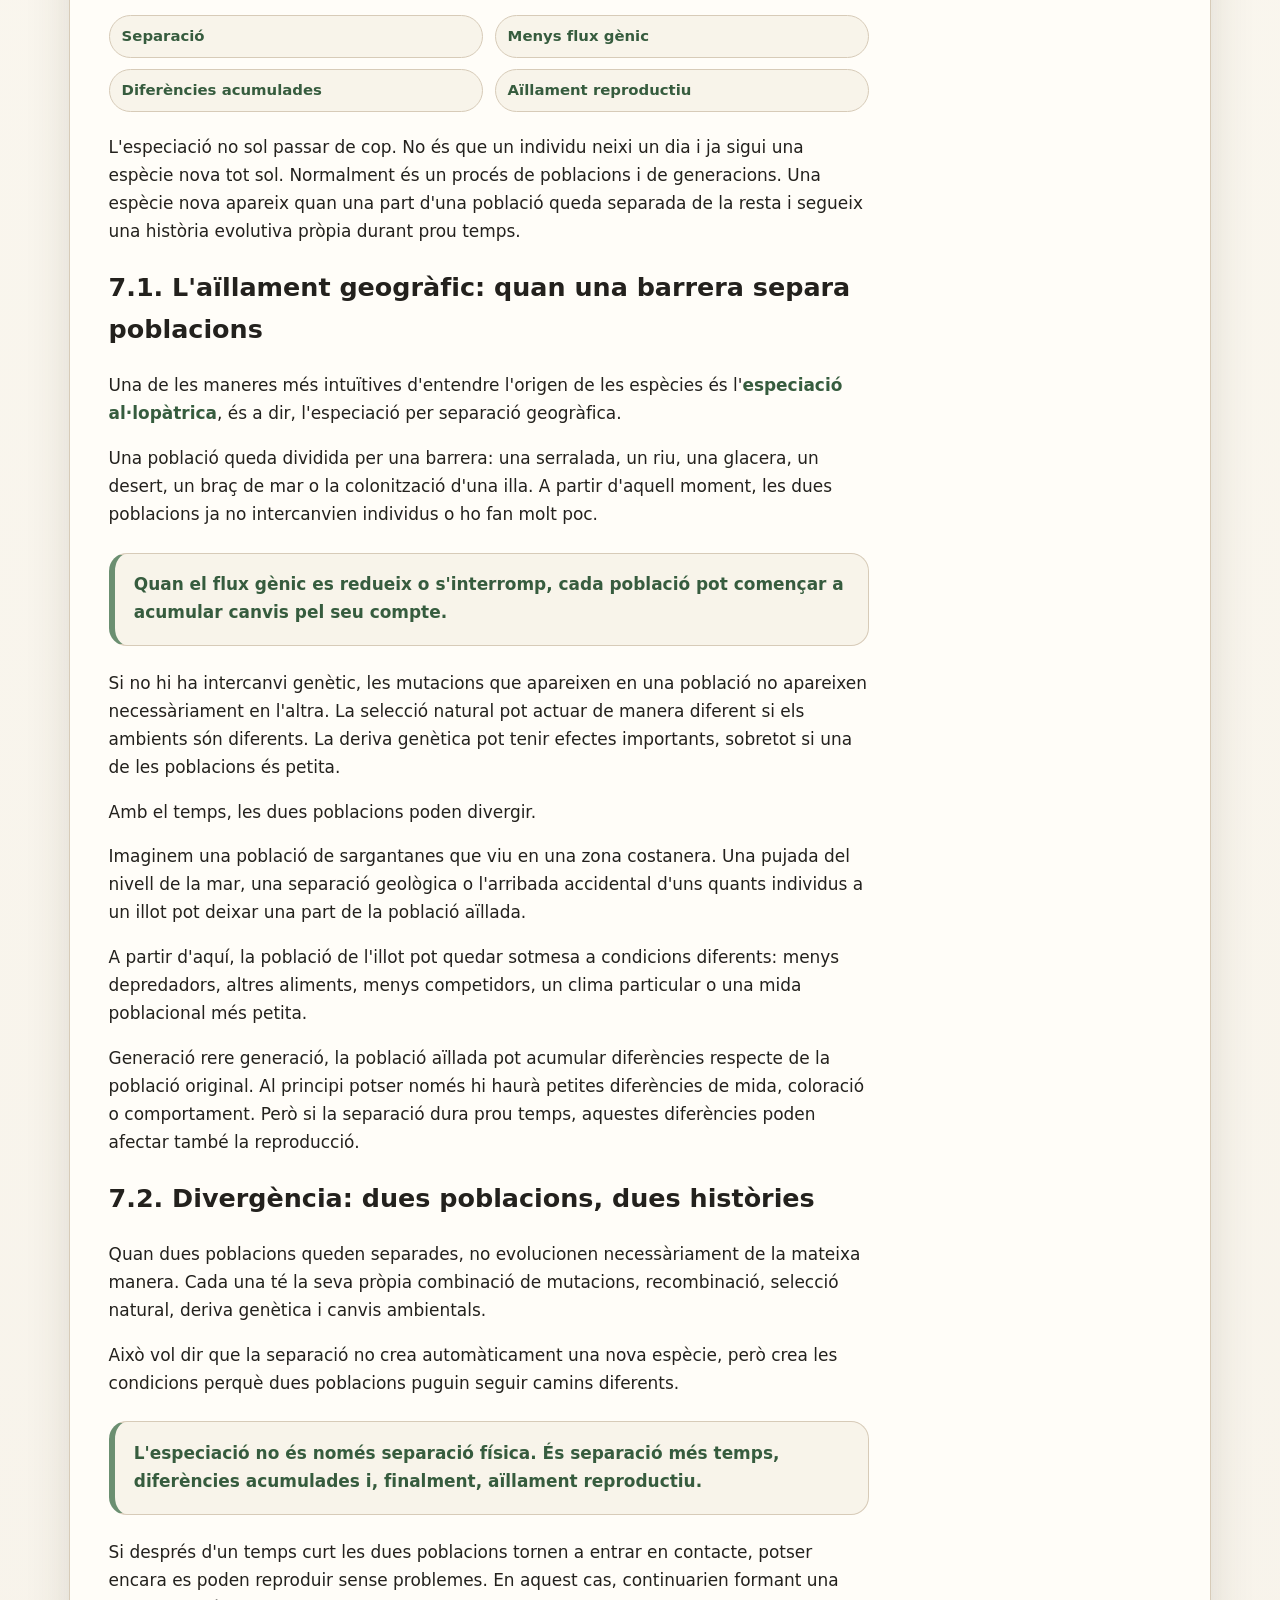
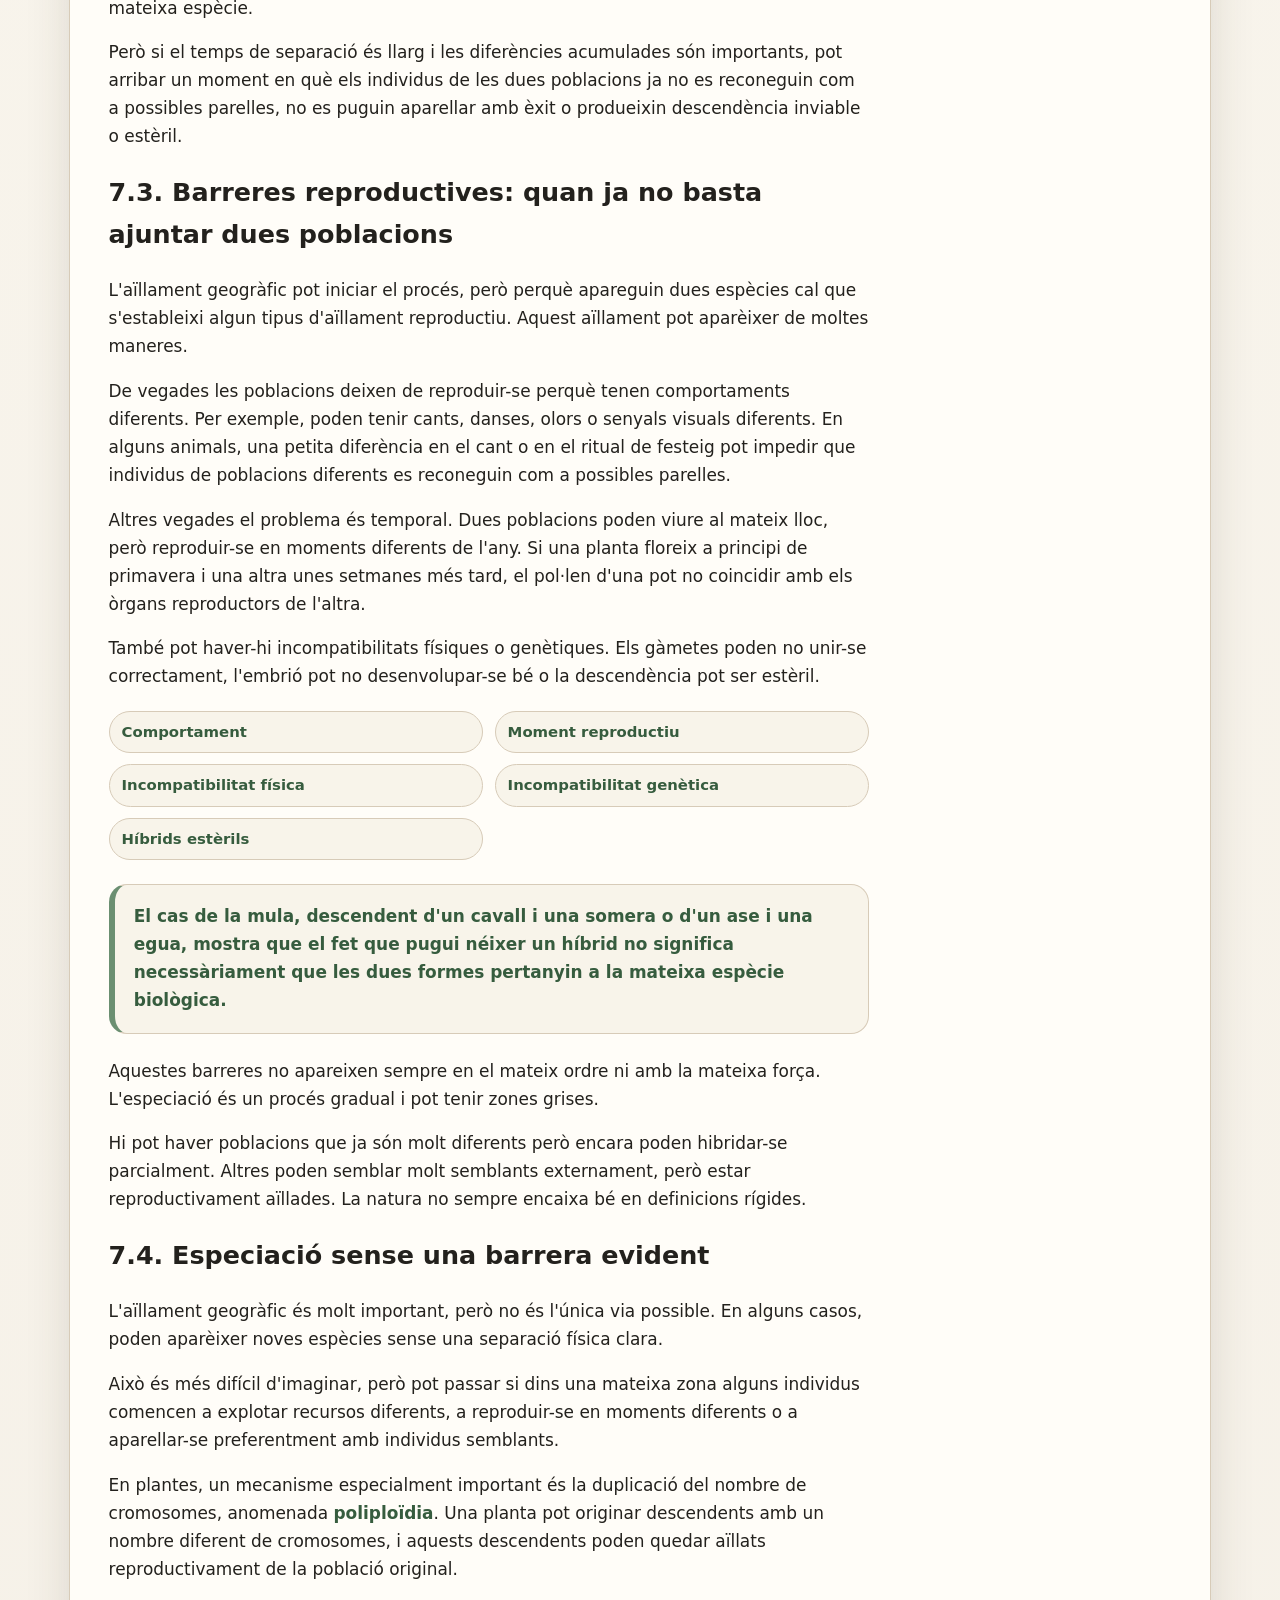
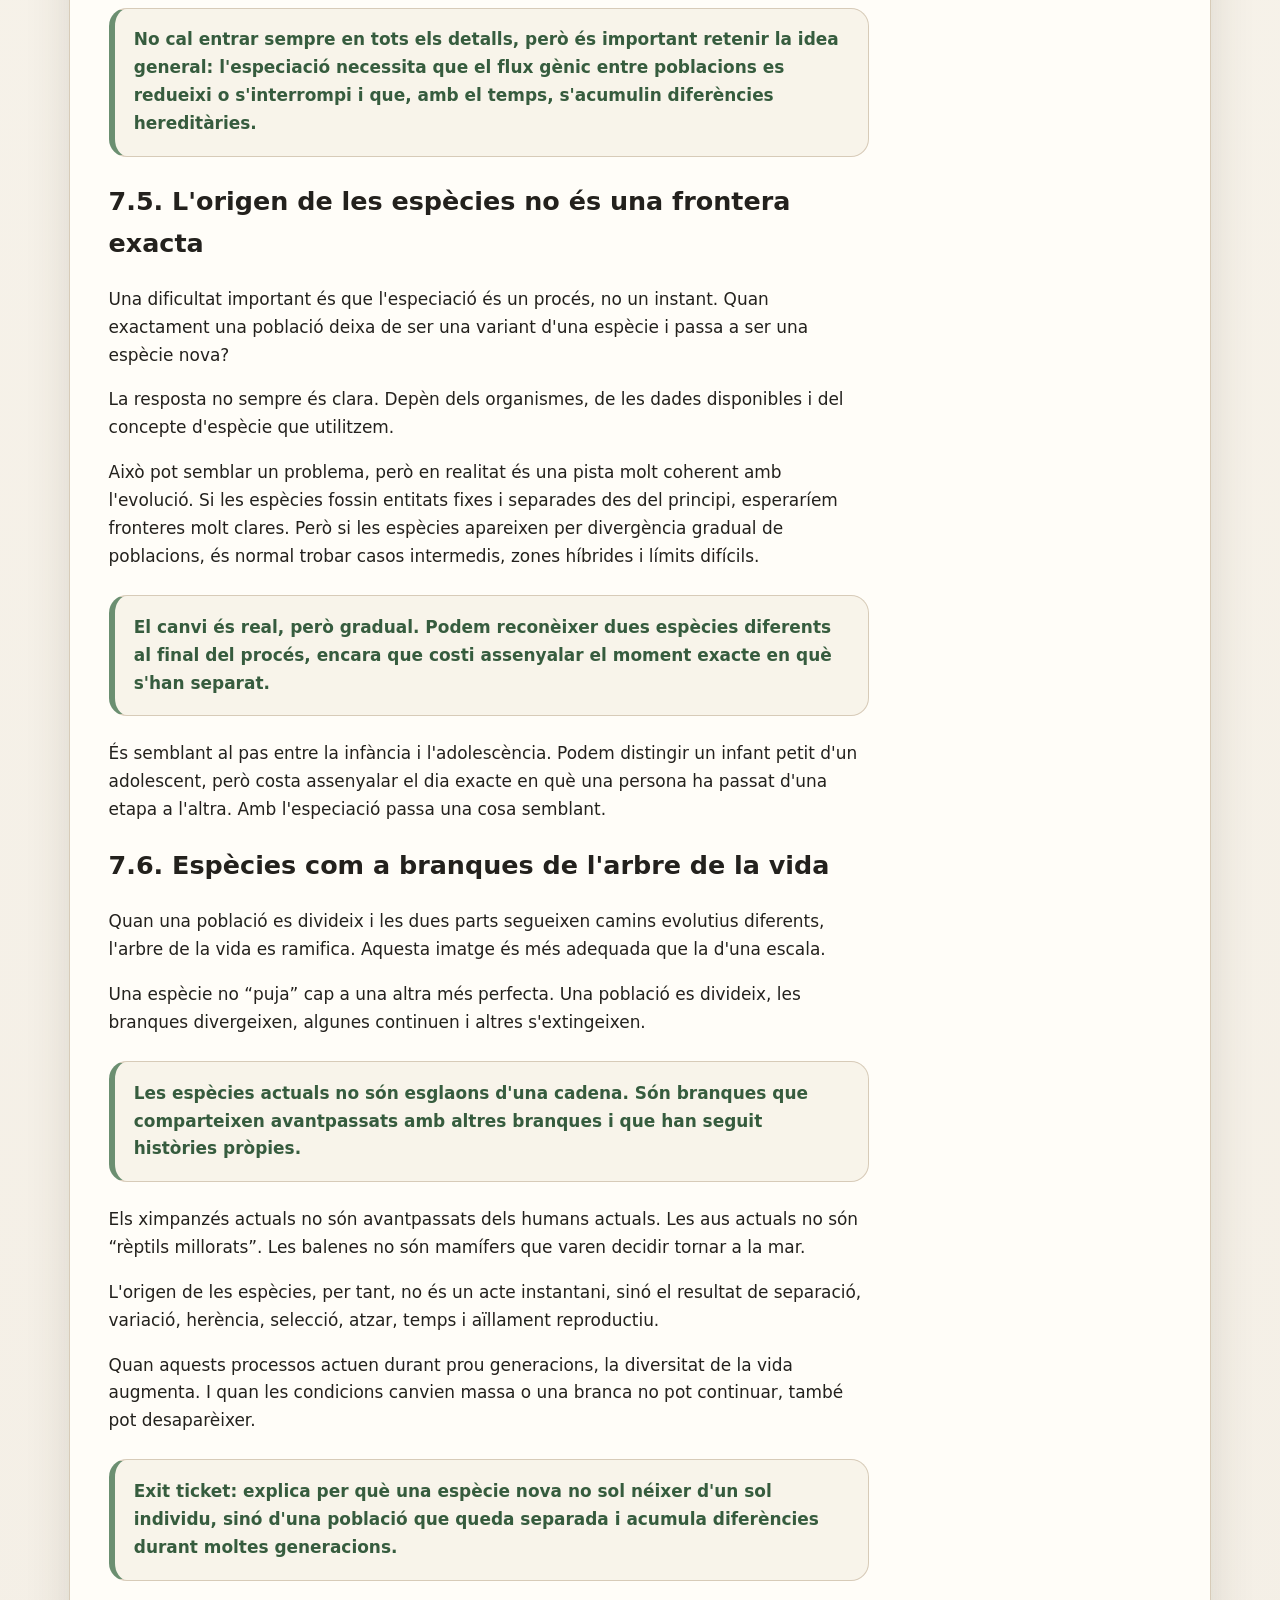
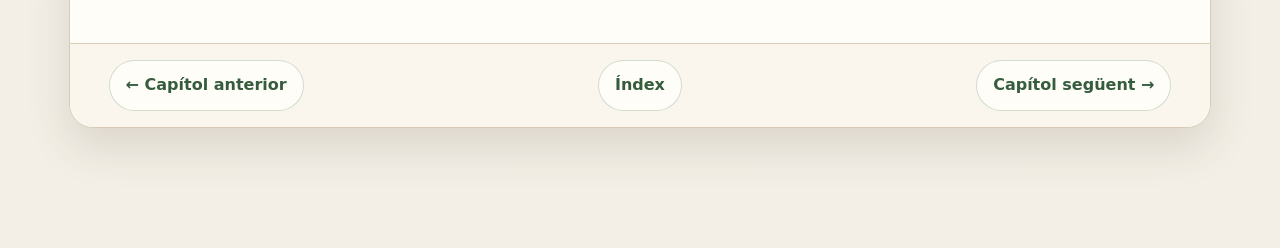
<file: capitol-07-origen-especies.html>
<!DOCTYPE html>
<html lang="ca">
<head>
  <meta charset="UTF-8" />
  <meta name="viewport" content="width=device-width, initial-scale=1.0" />
  <title>Capítol 7 · L'origen de les espècies</title>
  <link rel="stylesheet" href="estil.css" />
</head>
<body>
  <header class="topbar">
    <div class="topbar-inner">
   <div class="brand">L'arbre de la vida</div>
      <nav aria-label="Navegació principal">
        <a href="index.html">Índex</a>
        <a href="capitol-00-introduccio.html">0</a>
        <a href="capitol-01-fixisme.html">1</a>
        <a href="capitol-02-fossils-temps-profund.html">2</a>
        <a href="capitol-03-lamarck-transformisme.html">3</a>
        <a href="capitol-04-darwin-wallace.html">4</a>
        <a href="capitol-05-proves-evolucio.html">5</a>
        <a href="capitol-06-genetica-evolucio.html">6</a>
        <a href="capitol-07-origen-especies.html">7</a>
        <a href="capitol-08-arbre-vida.html">8</a>
        <a href="capitol-09-evolucio-humana.html">9</a>
        <a href="capitol-10-malentensos-evolucio.html">10</a>
        <a href="capitol-11-biodiversitat-responsabilitat.html">11</a>
      </nav>
    </div>
  </header>

  <main class="wrap">
    <article class="book-page">
      <header class="chapter-header">
        <p class="eyebrow">Capítol 7</p>
        <h1>L'origen de les espècies: quan una població es divideix en dues històries</h1>
        <div class="guide-question">Pregunta guia: quan els canvis s'acumulen i les poblacions queden separades durant prou temps, com pot aparèixer una nova espècie?</div>
      </header>

      <div class="content">
        <section class="main-text">
          <p>Fins ara hem vist que les poblacions poden canviar al llarg del temps. Les mutacions creen variants, la recombinació les barreja, l'herència les transmet i processos com la selecció natural, la deriva genètica o el flux gènic poden modificar-ne les freqüències.</p>

          <p>Però encara queda una pregunta important: com pot aquest canvi acumulat donar lloc a una nova espècie?</p>

          <div class="callout">
            <p>Una espècie nova no sol aparèixer de cop. Normalment és el resultat d'una separació progressiva entre poblacions al llarg de moltes generacions.</p>
          </div>

          <p>La pregunta sembla senzilla, però no ho és tant. A la vida quotidiana solem parlar d'espècies com si fossin categories molt clares: un ca és un ca, una gavina és una gavina, una figuera és una figuera.</p>

          <p>Però quan miram la natura amb detall, els límits no sempre són tan evidents. Hi ha poblacions molt semblants però separades, espècies properes que poden hibridar-se en alguns casos, organismes que es reprodueixen de manera asexual i grups fòssils dels quals només conservam restes incompletes.</p>

          <p>Això no vol dir que el concepte d'espècie no sigui útil. Ho és molt. Però cal entendre que una espècie no és una capsa perfecta i immutable. És una manera d'organitzar la diversitat de la vida.</p>

          <div class="callout">
            <p>En molts animals i plantes, una definició útil és aquesta: una espècie és un conjunt de poblacions que poden reproduir-se entre elles i produir descendència fèrtil, i que estan aïllades reproductivament d'altres grups.</p>
          </div>

          <p>La paraula clau és <strong>aïllament reproductiu</strong>. Dues poblacions poden començar sent part d'una mateixa espècie, però si deixen d'intercanviar gens durant molt de temps, poden acumular diferències.</p>

          <p>Al principi aquestes diferències poden ser petites. Més endavant poden afectar la forma, el comportament, el moment de reproducció, el cant, l'olor, la compatibilitat dels gàmetes o el desenvolupament dels embrions.</p>

          <p>Arriba un punt en què, encara que tornassin a trobar-se, ja no podrien reproduir-se amb èxit. En aquest moment podem parlar de dues espècies diferents.</p>

          <div class="evidence-list">
            <span class="pill">Separació</span>
            <span class="pill">Menys flux gènic</span>
            <span class="pill">Diferències acumulades</span>
            <span class="pill">Aïllament reproductiu</span>
          </div>

          <p>L'especiació no sol passar de cop. No és que un individu neixi un dia i ja sigui una espècie nova tot sol. Normalment és un procés de poblacions i de generacions. Una espècie nova apareix quan una part d'una població queda separada de la resta i segueix una història evolutiva pròpia durant prou temps.</p>

          <h2>7.1. L'aïllament geogràfic: quan una barrera separa poblacions</h2>

          <p>Una de les maneres més intuïtives d'entendre l'origen de les espècies és l'<strong>especiació al·lopàtrica</strong>, és a dir, l'especiació per separació geogràfica.</p>

          <p>Una població queda dividida per una barrera: una serralada, un riu, una glacera, un desert, un braç de mar o la colonització d'una illa. A partir d'aquell moment, les dues poblacions ja no intercanvien individus o ho fan molt poc.</p>

          <div class="callout">
            <p>Quan el flux gènic es redueix o s'interromp, cada població pot començar a acumular canvis pel seu compte.</p>
          </div>

          <p>Si no hi ha intercanvi genètic, les mutacions que apareixen en una població no apareixen necessàriament en l'altra. La selecció natural pot actuar de manera diferent si els ambients són diferents. La deriva genètica pot tenir efectes importants, sobretot si una de les poblacions és petita.</p>

          <p>Amb el temps, les dues poblacions poden divergir.</p>

          <p>Imaginem una població de sargantanes que viu en una zona costanera. Una pujada del nivell de la mar, una separació geològica o l'arribada accidental d'uns quants individus a un illot pot deixar una part de la població aïllada.</p>

          <p>A partir d'aquí, la població de l'illot pot quedar sotmesa a condicions diferents: menys depredadors, altres aliments, menys competidors, un clima particular o una mida poblacional més petita.</p>

          <p>Generació rere generació, la població aïllada pot acumular diferències respecte de la població original. Al principi potser només hi haurà petites diferències de mida, coloració o comportament. Però si la separació dura prou temps, aquestes diferències poden afectar també la reproducció.</p>

          <h2>7.2. Divergència: dues poblacions, dues històries</h2>

          <p>Quan dues poblacions queden separades, no evolucionen necessàriament de la mateixa manera. Cada una té la seva pròpia combinació de mutacions, recombinació, selecció natural, deriva genètica i canvis ambientals.</p>

          <p>Això vol dir que la separació no crea automàticament una nova espècie, però crea les condicions perquè dues poblacions puguin seguir camins diferents.</p>

          <div class="callout">
            <p>L'especiació no és només separació física. És separació més temps, diferències acumulades i, finalment, aïllament reproductiu.</p>
          </div>

          <p>Si després d'un temps curt les dues poblacions tornen a entrar en contacte, potser encara es poden reproduir sense problemes. En aquest cas, continuarien formant una mateixa espècie.</p>

          <p>Però si el temps de separació és llarg i les diferències acumulades són importants, pot arribar un moment en què els individus de les dues poblacions ja no es reconeguin com a possibles parelles, no es puguin aparellar amb èxit o produeixin descendència inviable o estèril.</p>

          <h2>7.3. Barreres reproductives: quan ja no basta ajuntar dues poblacions</h2>

          <p>L'aïllament geogràfic pot iniciar el procés, però perquè apareguin dues espècies cal que s'estableixi algun tipus d'aïllament reproductiu. Aquest aïllament pot aparèixer de moltes maneres.</p>

          <p>De vegades les poblacions deixen de reproduir-se perquè tenen comportaments diferents. Per exemple, poden tenir cants, danses, olors o senyals visuals diferents. En alguns animals, una petita diferència en el cant o en el ritual de festeig pot impedir que individus de poblacions diferents es reconeguin com a possibles parelles.</p>

          <p>Altres vegades el problema és temporal. Dues poblacions poden viure al mateix lloc, però reproduir-se en moments diferents de l'any. Si una planta floreix a principi de primavera i una altra unes setmanes més tard, el pol·len d'una pot no coincidir amb els òrgans reproductors de l'altra.</p>

          <p>També pot haver-hi incompatibilitats físiques o genètiques. Els gàmetes poden no unir-se correctament, l'embrió pot no desenvolupar-se bé o la descendència pot ser estèril.</p>

          <div class="evidence-list">
            <span class="pill">Comportament</span>
            <span class="pill">Moment reproductiu</span>
            <span class="pill">Incompatibilitat física</span>
            <span class="pill">Incompatibilitat genètica</span>
            <span class="pill">Híbrids estèrils</span>
          </div>

          <div class="callout">
            <p>El cas de la mula, descendent d'un cavall i una somera o d'un ase i una egua, mostra que el fet que pugui néixer un híbrid no significa necessàriament que les dues formes pertanyin a la mateixa espècie biològica.</p>
          </div>

          <p>Aquestes barreres no apareixen sempre en el mateix ordre ni amb la mateixa força. L'especiació és un procés gradual i pot tenir zones grises.</p>

          <p>Hi pot haver poblacions que ja són molt diferents però encara poden hibridar-se parcialment. Altres poden semblar molt semblants externament, però estar reproductivament aïllades. La natura no sempre encaixa bé en definicions rígides.</p>

          <h2>7.4. Especiació sense una barrera evident</h2>

          <p>L'aïllament geogràfic és molt important, però no és l'única via possible. En alguns casos, poden aparèixer noves espècies sense una separació física clara.</p>

          <p>Això és més difícil d'imaginar, però pot passar si dins una mateixa zona alguns individus comencen a explotar recursos diferents, a reproduir-se en moments diferents o a aparellar-se preferentment amb individus semblants.</p>

          <p>En plantes, un mecanisme especialment important és la duplicació del nombre de cromosomes, anomenada <strong>poliploïdia</strong>. Una planta pot originar descendents amb un nombre diferent de cromosomes, i aquests descendents poden quedar aïllats reproductivament de la població original.</p>

          <div class="callout">
            <p>No cal entrar sempre en tots els detalls, però és important retenir la idea general: l'especiació necessita que el flux gènic entre poblacions es redueixi o s'interrompi i que, amb el temps, s'acumulin diferències hereditàries.</p>
          </div>

          <h2>7.5. L'origen de les espècies no és una frontera exacta</h2>

          <p>Una dificultat important és que l'especiació és un procés, no un instant. Quan exactament una població deixa de ser una variant d'una espècie i passa a ser una espècie nova?</p>

          <p>La resposta no sempre és clara. Depèn dels organismes, de les dades disponibles i del concepte d'espècie que utilitzem.</p>

          <p>Això pot semblar un problema, però en realitat és una pista molt coherent amb l'evolució. Si les espècies fossin entitats fixes i separades des del principi, esperaríem fronteres molt clares. Però si les espècies apareixen per divergència gradual de poblacions, és normal trobar casos intermedis, zones híbrides i límits difícils.</p>

          <div class="callout">
            <p>El canvi és real, però gradual. Podem reconèixer dues espècies diferents al final del procés, encara que costi assenyalar el moment exacte en què s'han separat.</p>
          </div>

          <p>És semblant al pas entre la infància i l'adolescència. Podem distingir un infant petit d'un adolescent, però costa assenyalar el dia exacte en què una persona ha passat d'una etapa a l'altra. Amb l'especiació passa una cosa semblant.</p>

          <h2>7.6. Espècies com a branques de l'arbre de la vida</h2>

          <p>Quan una població es divideix i les dues parts segueixen camins evolutius diferents, l'arbre de la vida es ramifica. Aquesta imatge és més adequada que la d'una escala.</p>

          <p>Una espècie no “puja” cap a una altra més perfecta. Una població es divideix, les branques divergeixen, algunes continuen i altres s'extingeixen.</p>

          <div class="callout">
            <p>Les espècies actuals no són esglaons d'una cadena. Són branques que comparteixen avantpassats amb altres branques i que han seguit històries pròpies.</p>
          </div>

          <p>Els ximpanzés actuals no són avantpassats dels humans actuals. Les aus actuals no són “rèptils millorats”. Les balenes no són mamífers que varen decidir tornar a la mar.</p>

          <p>L'origen de les espècies, per tant, no és un acte instantani, sinó el resultat de separació, variació, herència, selecció, atzar, temps i aïllament reproductiu.</p>

          <p>Quan aquests processos actuen durant prou generacions, la diversitat de la vida augmenta. I quan les condicions canvien massa o una branca no pot continuar, també pot desaparèixer.</p>

          <section class="callout">
            <p>Exit ticket: explica per què una espècie nova no sol néixer d'un sol individu, sinó d'una població que queda separada i acumula diferències durant moltes generacions.</p>
          </section>
        </section>

        <aside class="side" aria-label="Notes del capítol">
          <div class="note-box">
            <span class="box-label">Idea clau</span>
            <p>L'especiació és un procés gradual: una població es divideix, el flux gènic es redueix i s'acumulen diferències fins a l'aïllament reproductiu.</p>
          </div>

          <div class="activity-box">
            <span class="box-label">Aturada breu</span>
            <p>Una barrera geogràfica sempre crea una espècie nova? Què més fa falta?</p>
          </div>

          <div class="concept-box">
            <span class="box-label">Compte amb això</span>
            <p>Les espècies no són capses perfectes. Són branques històriques, i per això poden existir casos intermedis o límits difícils.</p>
          </div>
        </aside>
      </div>

      <nav class="chapter-nav" aria-label="Navegació del capítol">
        <a href="capitol-06-genetica-evolucio.html">← Capítol anterior</a>
        <a href="index.html">Índex</a>
        <a href="capitol-08-arbre-vida.html">Capítol següent →</a>
      </nav>
    </article>
  </main>
</body>
</html>
</file>
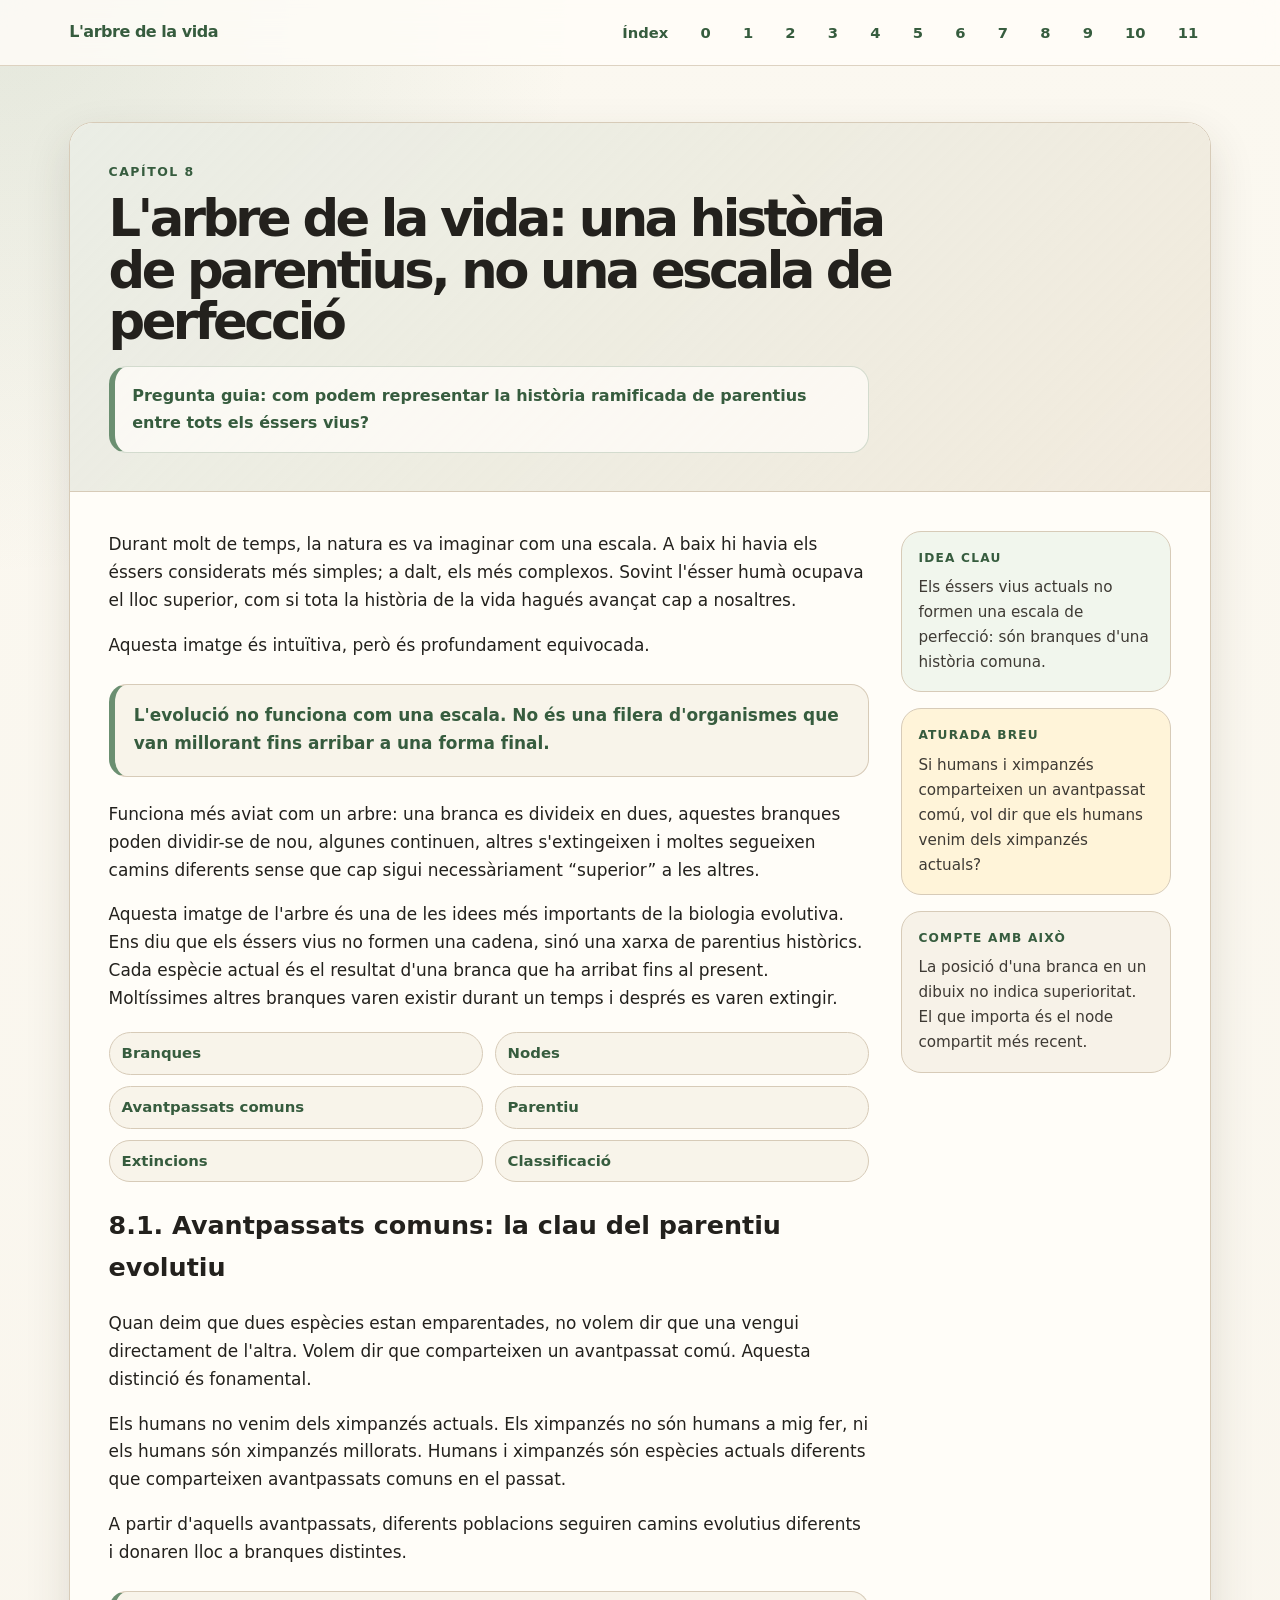
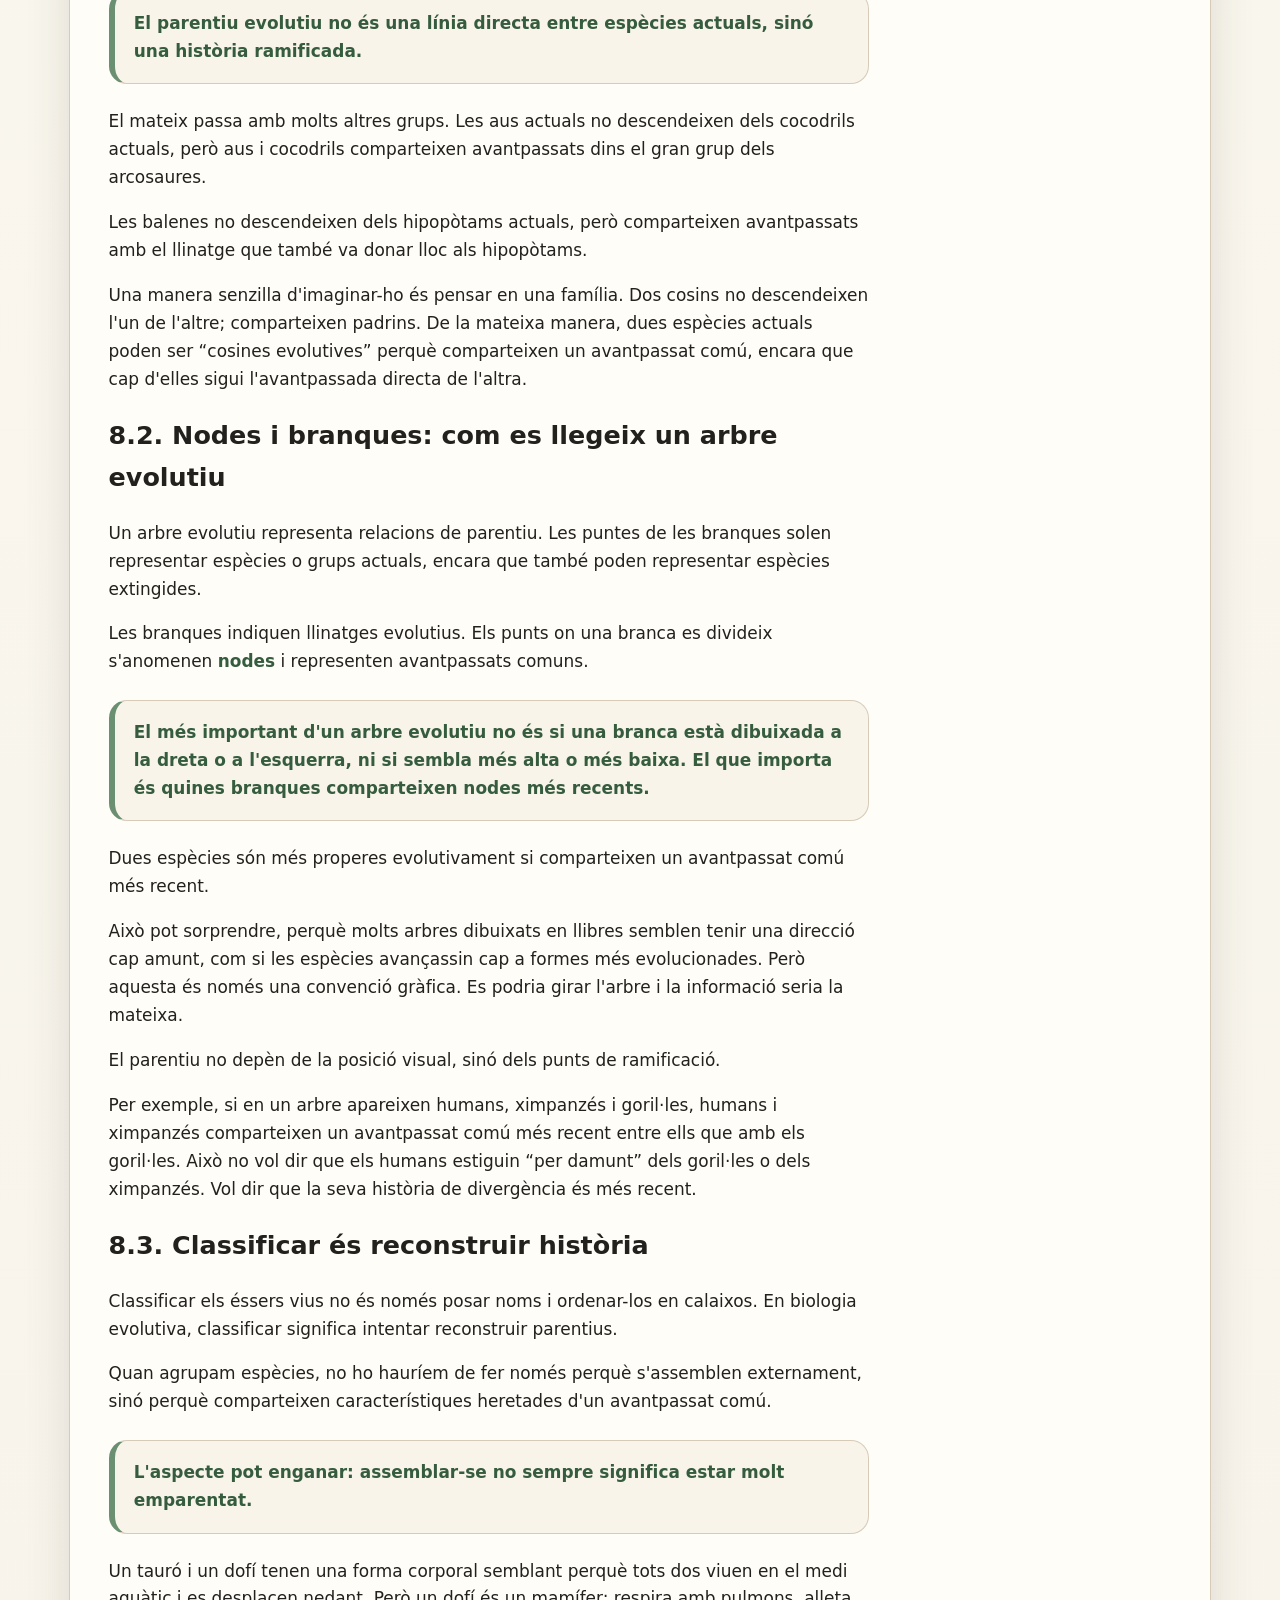
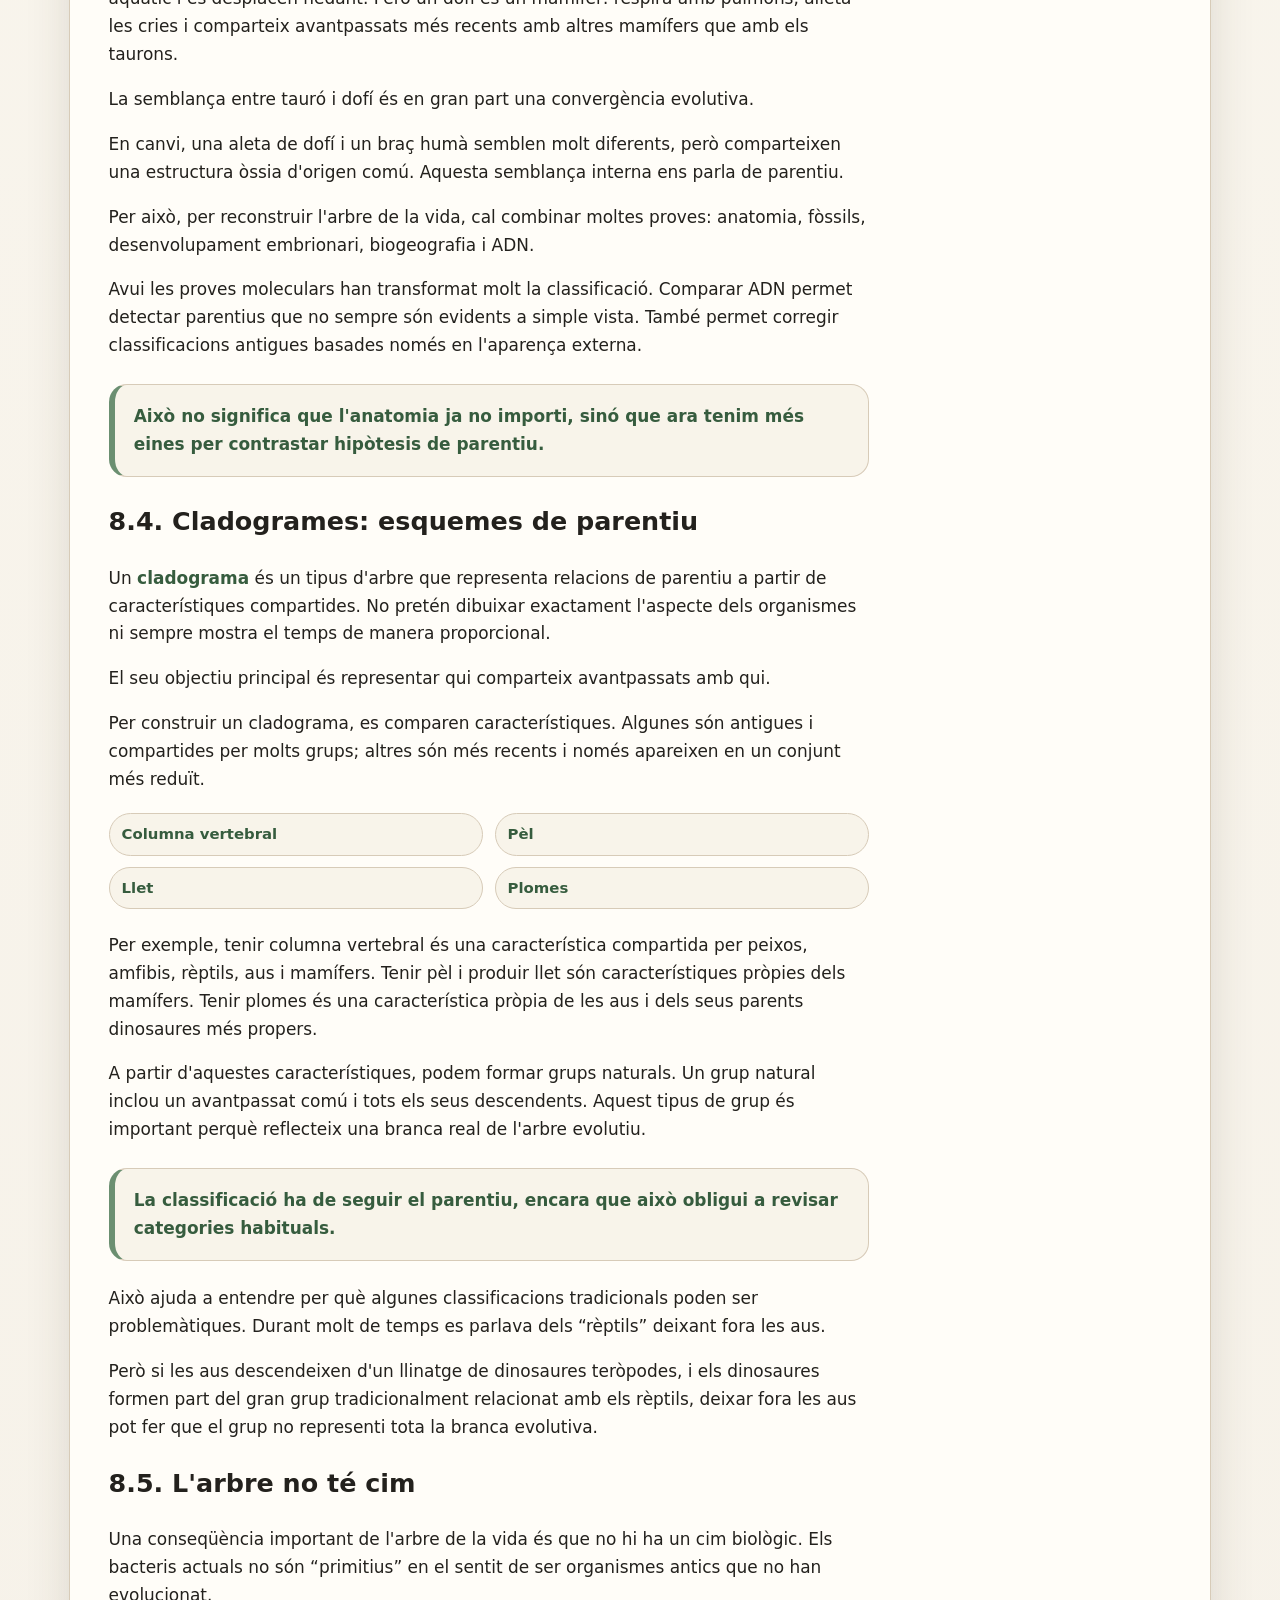
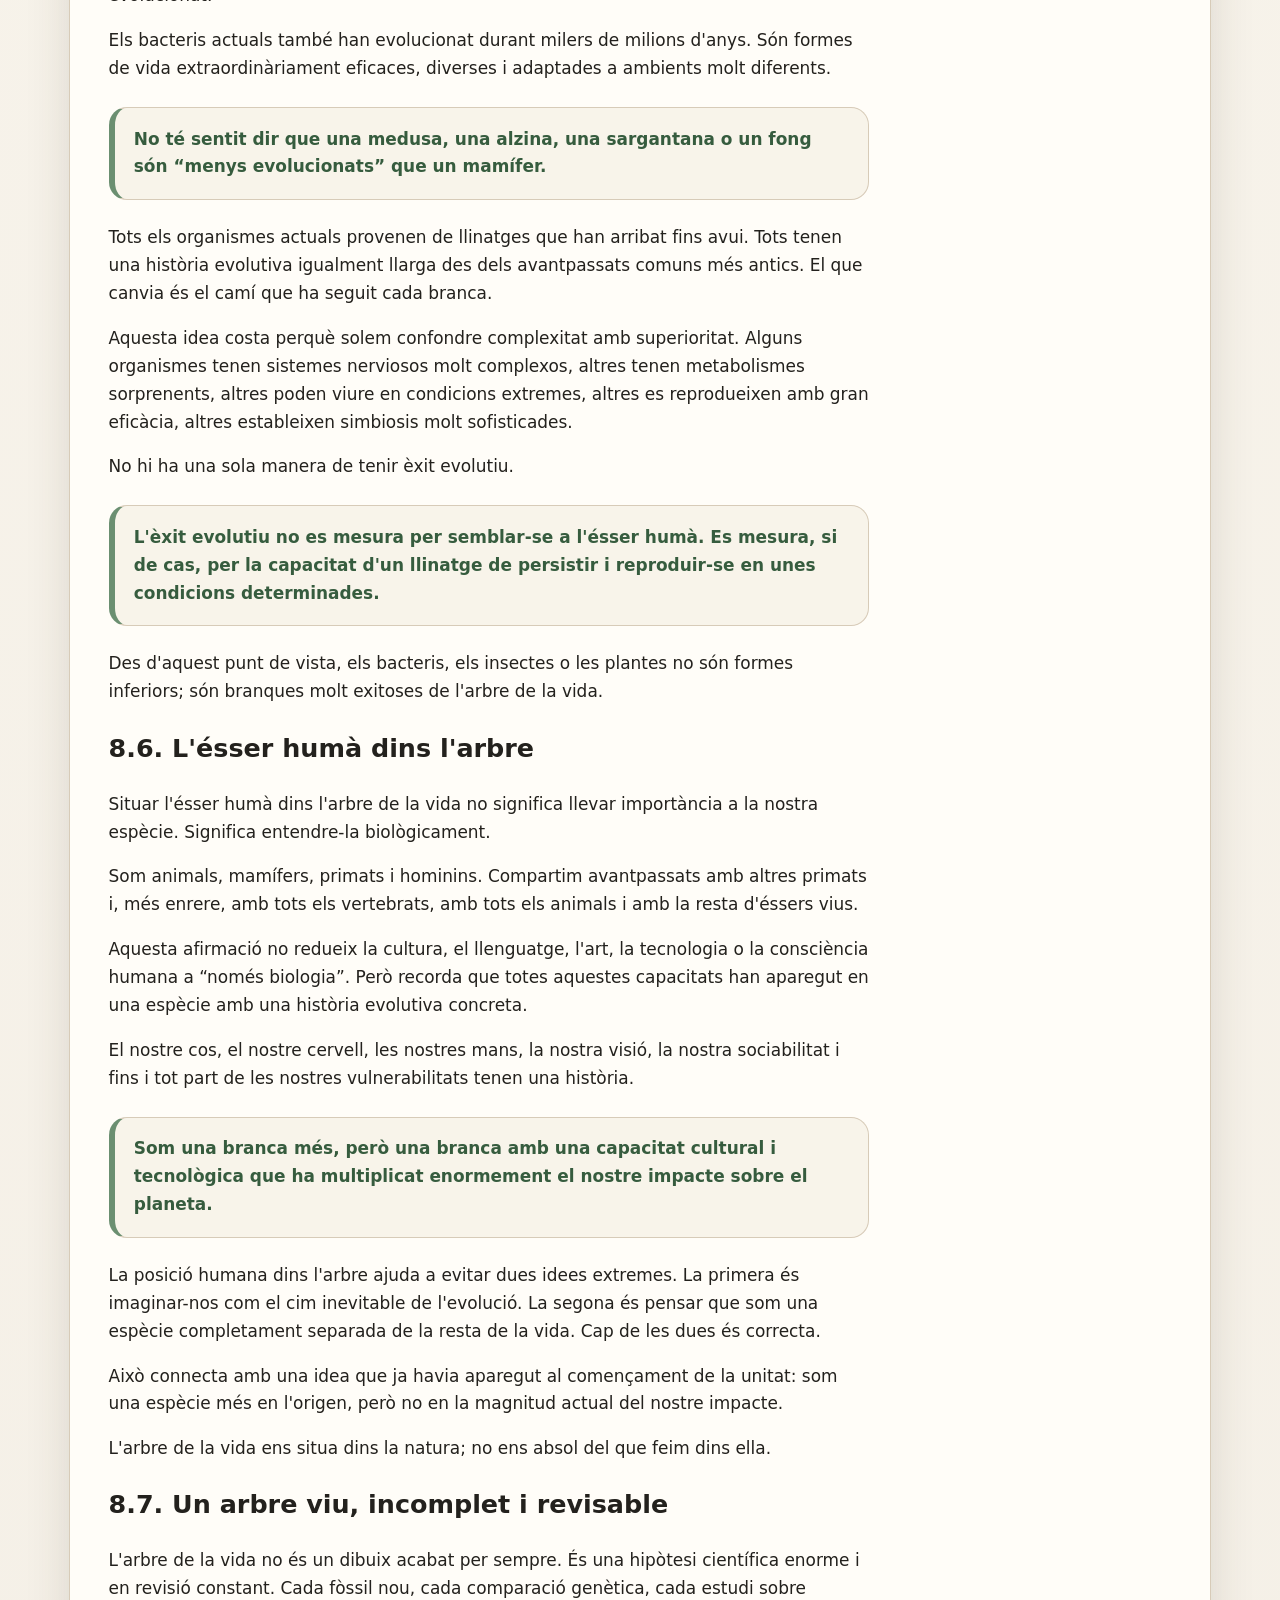
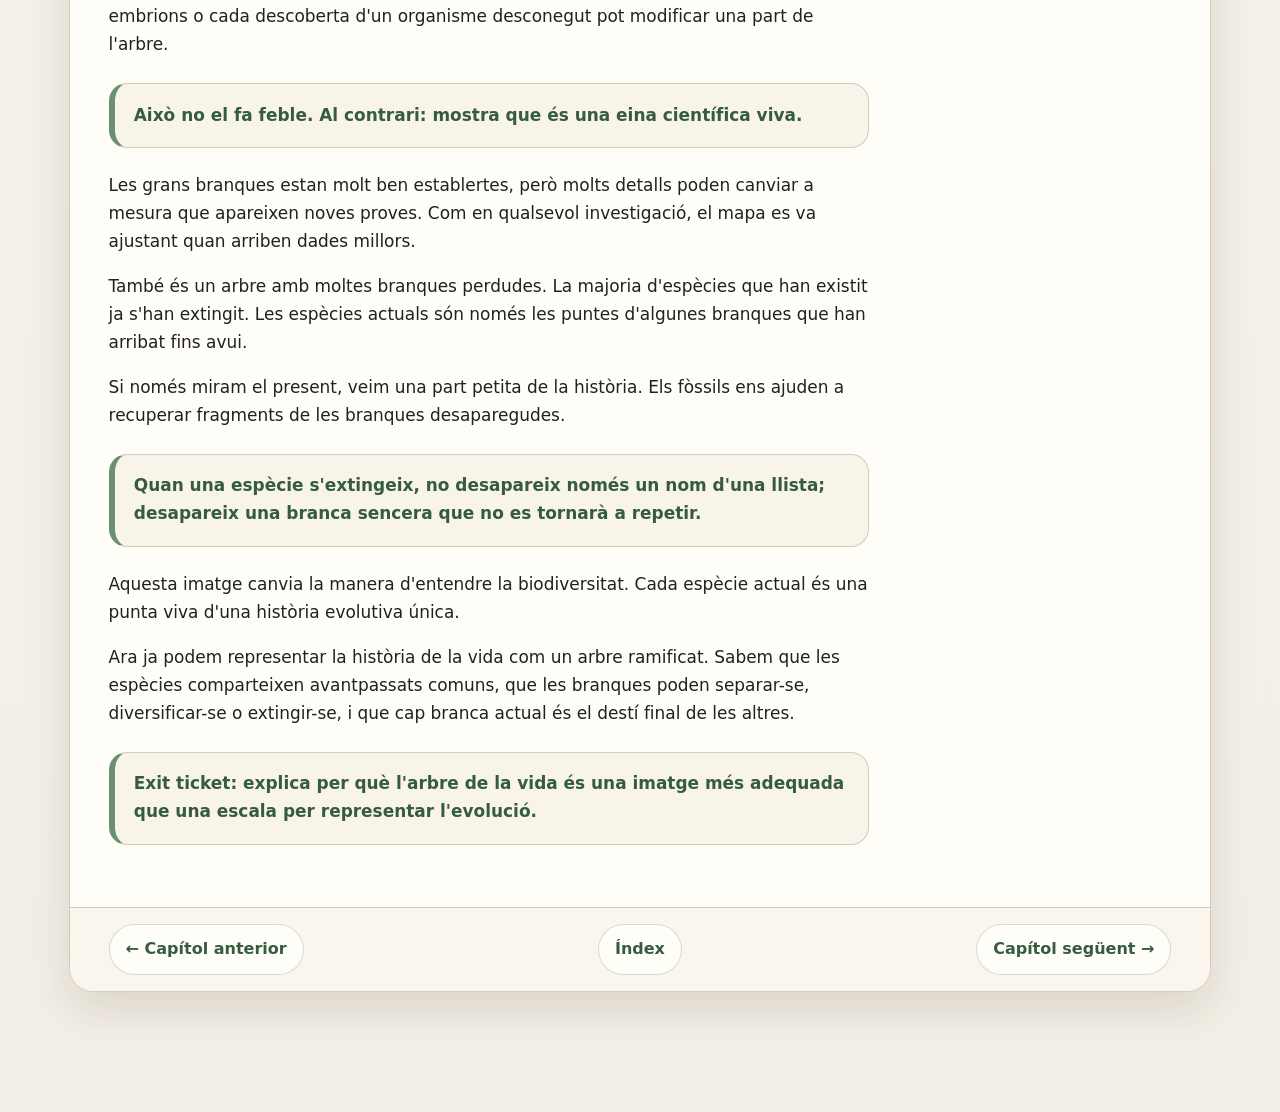
<file: capitol-08-arbre-vida.html>
<!DOCTYPE html>
<html lang="ca">
<head>
  <meta charset="UTF-8" />
  <meta name="viewport" content="width=device-width, initial-scale=1.0" />
  <title>Capítol 8 · L'arbre de la vida</title>
  <link rel="stylesheet" href="estil.css" />
</head>
<body>
  <header class="topbar">
    <div class="topbar-inner">
    <div class="brand">L'arbre de la vida</div>
      <nav aria-label="Navegació principal">
        <a href="index.html">Índex</a>
        <a href="capitol-00-introduccio.html">0</a>
        <a href="capitol-01-fixisme.html">1</a>
        <a href="capitol-02-fossils-temps-profund.html">2</a>
        <a href="capitol-03-lamarck-transformisme.html">3</a>
        <a href="capitol-04-darwin-wallace.html">4</a>
        <a href="capitol-05-proves-evolucio.html">5</a>
        <a href="capitol-06-genetica-evolucio.html">6</a>
        <a href="capitol-07-origen-especies.html">7</a>
        <a href="capitol-08-arbre-vida.html">8</a>
        <a href="capitol-09-evolucio-humana.html">9</a>
        <a href="capitol-10-malentensos-evolucio.html">10</a>
        <a href="capitol-11-biodiversitat-responsabilitat.html">11</a>
      </nav>
    </div>
  </header>

  <main class="wrap">
    <article class="book-page">
      <header class="chapter-header">
        <p class="eyebrow">Capítol 8</p>
        <h1>L'arbre de la vida: una història de parentius, no una escala de perfecció</h1>
        <div class="guide-question">Pregunta guia: com podem representar la història ramificada de parentius entre tots els éssers vius?</div>
      </header>

      <div class="content">
        <section class="main-text">
          <p>Durant molt de temps, la natura es va imaginar com una escala. A baix hi havia els éssers considerats més simples; a dalt, els més complexos. Sovint l'ésser humà ocupava el lloc superior, com si tota la història de la vida hagués avançat cap a nosaltres.</p>

          <p>Aquesta imatge és intuïtiva, però és profundament equivocada.</p>

          <div class="callout">
            <p>L'evolució no funciona com una escala. No és una filera d'organismes que van millorant fins arribar a una forma final.</p>
          </div>

          <p>Funciona més aviat com un arbre: una branca es divideix en dues, aquestes branques poden dividir-se de nou, algunes continuen, altres s'extingeixen i moltes segueixen camins diferents sense que cap sigui necessàriament “superior” a les altres.</p>

          <p>Aquesta imatge de l'arbre és una de les idees més importants de la biologia evolutiva. Ens diu que els éssers vius no formen una cadena, sinó una xarxa de parentius històrics. Cada espècie actual és el resultat d'una branca que ha arribat fins al present. Moltíssimes altres branques varen existir durant un temps i després es varen extingir.</p>

          <div class="evidence-list">
            <span class="pill">Branques</span>
            <span class="pill">Nodes</span>
            <span class="pill">Avantpassats comuns</span>
            <span class="pill">Parentiu</span>
            <span class="pill">Extincions</span>
            <span class="pill">Classificació</span>
          </div>

          <h2>8.1. Avantpassats comuns: la clau del parentiu evolutiu</h2>

          <p>Quan deim que dues espècies estan emparentades, no volem dir que una vengui directament de l'altra. Volem dir que comparteixen un avantpassat comú. Aquesta distinció és fonamental.</p>

          <p>Els humans no venim dels ximpanzés actuals. Els ximpanzés no són humans a mig fer, ni els humans són ximpanzés millorats. Humans i ximpanzés són espècies actuals diferents que comparteixen avantpassats comuns en el passat.</p>

          <p>A partir d'aquells avantpassats, diferents poblacions seguiren camins evolutius diferents i donaren lloc a branques distintes.</p>

          <div class="callout">
            <p>El parentiu evolutiu no és una línia directa entre espècies actuals, sinó una història ramificada.</p>
          </div>

          <p>El mateix passa amb molts altres grups. Les aus actuals no descendeixen dels cocodrils actuals, però aus i cocodrils comparteixen avantpassats dins el gran grup dels arcosaures.</p>

          <p>Les balenes no descendeixen dels hipopòtams actuals, però comparteixen avantpassats amb el llinatge que també va donar lloc als hipopòtams.</p>

          <p>Una manera senzilla d'imaginar-ho és pensar en una família. Dos cosins no descendeixen l'un de l'altre; comparteixen padrins. De la mateixa manera, dues espècies actuals poden ser “cosines evolutives” perquè comparteixen un avantpassat comú, encara que cap d'elles sigui l'avantpassada directa de l'altra.</p>

          <h2>8.2. Nodes i branques: com es llegeix un arbre evolutiu</h2>

          <p>Un arbre evolutiu representa relacions de parentiu. Les puntes de les branques solen representar espècies o grups actuals, encara que també poden representar espècies extingides.</p>

          <p>Les branques indiquen llinatges evolutius. Els punts on una branca es divideix s'anomenen <strong>nodes</strong> i representen avantpassats comuns.</p>

          <div class="callout">
            <p>El més important d'un arbre evolutiu no és si una branca està dibuixada a la dreta o a l'esquerra, ni si sembla més alta o més baixa. El que importa és quines branques comparteixen nodes més recents.</p>
          </div>

          <p>Dues espècies són més properes evolutivament si comparteixen un avantpassat comú més recent.</p>

          <p>Això pot sorprendre, perquè molts arbres dibuixats en llibres semblen tenir una direcció cap amunt, com si les espècies avançassin cap a formes més evolucionades. Però aquesta és només una convenció gràfica. Es podria girar l'arbre i la informació seria la mateixa.</p>

          <p>El parentiu no depèn de la posició visual, sinó dels punts de ramificació.</p>

          <p>Per exemple, si en un arbre apareixen humans, ximpanzés i goril·les, humans i ximpanzés comparteixen un avantpassat comú més recent entre ells que amb els goril·les. Això no vol dir que els humans estiguin “per damunt” dels goril·les o dels ximpanzés. Vol dir que la seva història de divergència és més recent.</p>

          <h2>8.3. Classificar és reconstruir història</h2>

          <p>Classificar els éssers vius no és només posar noms i ordenar-los en calaixos. En biologia evolutiva, classificar significa intentar reconstruir parentius.</p>

          <p>Quan agrupam espècies, no ho hauríem de fer només perquè s'assemblen externament, sinó perquè comparteixen característiques heretades d'un avantpassat comú.</p>

          <div class="callout">
            <p>L'aspecte pot enganar: assemblar-se no sempre significa estar molt emparentat.</p>
          </div>

          <p>Un tauró i un dofí tenen una forma corporal semblant perquè tots dos viuen en el medi aquàtic i es desplacen nedant. Però un dofí és un mamífer: respira amb pulmons, alleta les cries i comparteix avantpassats més recents amb altres mamífers que amb els taurons.</p>

          <p>La semblança entre tauró i dofí és en gran part una convergència evolutiva.</p>

          <p>En canvi, una aleta de dofí i un braç humà semblen molt diferents, però comparteixen una estructura òssia d'origen comú. Aquesta semblança interna ens parla de parentiu.</p>

          <p>Per això, per reconstruir l'arbre de la vida, cal combinar moltes proves: anatomia, fòssils, desenvolupament embrionari, biogeografia i ADN.</p>

          <p>Avui les proves moleculars han transformat molt la classificació. Comparar ADN permet detectar parentius que no sempre són evidents a simple vista. També permet corregir classificacions antigues basades només en l'aparença externa.</p>

          <div class="callout">
            <p>Això no significa que l'anatomia ja no importi, sinó que ara tenim més eines per contrastar hipòtesis de parentiu.</p>
          </div>

          <h2>8.4. Cladogrames: esquemes de parentiu</h2>

          <p>Un <strong>cladograma</strong> és un tipus d'arbre que representa relacions de parentiu a partir de característiques compartides. No pretén dibuixar exactament l'aspecte dels organismes ni sempre mostra el temps de manera proporcional.</p>

          <p>El seu objectiu principal és representar qui comparteix avantpassats amb qui.</p>

          <p>Per construir un cladograma, es comparen característiques. Algunes són antigues i compartides per molts grups; altres són més recents i només apareixen en un conjunt més reduït.</p>

          <div class="evidence-list">
            <span class="pill">Columna vertebral</span>
            <span class="pill">Pèl</span>
            <span class="pill">Llet</span>
            <span class="pill">Plomes</span>
          </div>

          <p>Per exemple, tenir columna vertebral és una característica compartida per peixos, amfibis, rèptils, aus i mamífers. Tenir pèl i produir llet són característiques pròpies dels mamífers. Tenir plomes és una característica pròpia de les aus i dels seus parents dinosaures més propers.</p>

          <p>A partir d'aquestes característiques, podem formar grups naturals. Un grup natural inclou un avantpassat comú i tots els seus descendents. Aquest tipus de grup és important perquè reflecteix una branca real de l'arbre evolutiu.</p>

          <div class="callout">
            <p>La classificació ha de seguir el parentiu, encara que això obligui a revisar categories habituals.</p>
          </div>

          <p>Això ajuda a entendre per què algunes classificacions tradicionals poden ser problemàtiques. Durant molt de temps es parlava dels “rèptils” deixant fora les aus.</p>

          <p>Però si les aus descendeixen d'un llinatge de dinosaures teròpodes, i els dinosaures formen part del gran grup tradicionalment relacionat amb els rèptils, deixar fora les aus pot fer que el grup no representi tota la branca evolutiva.</p>

          <h2>8.5. L'arbre no té cim</h2>

          <p>Una conseqüència important de l'arbre de la vida és que no hi ha un cim biològic. Els bacteris actuals no són “primitius” en el sentit de ser organismes antics que no han evolucionat.</p>

          <p>Els bacteris actuals també han evolucionat durant milers de milions d'anys. Són formes de vida extraordinàriament eficaces, diverses i adaptades a ambients molt diferents.</p>

          <div class="callout">
            <p>No té sentit dir que una medusa, una alzina, una sargantana o un fong són “menys evolucionats” que un mamífer.</p>
          </div>

          <p>Tots els organismes actuals provenen de llinatges que han arribat fins avui. Tots tenen una història evolutiva igualment llarga des dels avantpassats comuns més antics. El que canvia és el camí que ha seguit cada branca.</p>

          <p>Aquesta idea costa perquè solem confondre complexitat amb superioritat. Alguns organismes tenen sistemes nerviosos molt complexos, altres tenen metabolismes sorprenents, altres poden viure en condicions extremes, altres es reprodueixen amb gran eficàcia, altres estableixen simbiosis molt sofisticades.</p>

          <p>No hi ha una sola manera de tenir èxit evolutiu.</p>

          <div class="callout">
            <p>L'èxit evolutiu no es mesura per semblar-se a l'ésser humà. Es mesura, si de cas, per la capacitat d'un llinatge de persistir i reproduir-se en unes condicions determinades.</p>
          </div>

          <p>Des d'aquest punt de vista, els bacteris, els insectes o les plantes no són formes inferiors; són branques molt exitoses de l'arbre de la vida.</p>

          <h2>8.6. L'ésser humà dins l'arbre</h2>

          <p>Situar l'ésser humà dins l'arbre de la vida no significa llevar importància a la nostra espècie. Significa entendre-la biològicament.</p>

          <p>Som animals, mamífers, primats i hominins. Compartim avantpassats amb altres primats i, més enrere, amb tots els vertebrats, amb tots els animals i amb la resta d'éssers vius.</p>

          <p>Aquesta afirmació no redueix la cultura, el llenguatge, l'art, la tecnologia o la consciència humana a “només biologia”. Però recorda que totes aquestes capacitats han aparegut en una espècie amb una història evolutiva concreta.</p>

          <p>El nostre cos, el nostre cervell, les nostres mans, la nostra visió, la nostra sociabilitat i fins i tot part de les nostres vulnerabilitats tenen una història.</p>

          <div class="callout">
            <p>Som una branca més, però una branca amb una capacitat cultural i tecnològica que ha multiplicat enormement el nostre impacte sobre el planeta.</p>
          </div>

          <p>La posició humana dins l'arbre ajuda a evitar dues idees extremes. La primera és imaginar-nos com el cim inevitable de l'evolució. La segona és pensar que som una espècie completament separada de la resta de la vida. Cap de les dues és correcta.</p>

          <p>Això connecta amb una idea que ja havia aparegut al començament de la unitat: som una espècie més en l'origen, però no en la magnitud actual del nostre impacte.</p>

          <p>L'arbre de la vida ens situa dins la natura; no ens absol del que feim dins ella.</p>

          <h2>8.7. Un arbre viu, incomplet i revisable</h2>

          <p>L'arbre de la vida no és un dibuix acabat per sempre. És una hipòtesi científica enorme i en revisió constant. Cada fòssil nou, cada comparació genètica, cada estudi sobre embrions o cada descoberta d'un organisme desconegut pot modificar una part de l'arbre.</p>

          <div class="callout">
            <p>Això no el fa feble. Al contrari: mostra que és una eina científica viva.</p>
          </div>

          <p>Les grans branques estan molt ben establertes, però molts detalls poden canviar a mesura que apareixen noves proves. Com en qualsevol investigació, el mapa es va ajustant quan arriben dades millors.</p>

          <p>També és un arbre amb moltes branques perdudes. La majoria d'espècies que han existit ja s'han extingit. Les espècies actuals són només les puntes d'algunes branques que han arribat fins avui.</p>

          <p>Si només miram el present, veim una part petita de la història. Els fòssils ens ajuden a recuperar fragments de les branques desaparegudes.</p>

          <div class="callout">
            <p>Quan una espècie s'extingeix, no desapareix només un nom d'una llista; desapareix una branca sencera que no es tornarà a repetir.</p>
          </div>

          <p>Aquesta imatge canvia la manera d'entendre la biodiversitat. Cada espècie actual és una punta viva d'una història evolutiva única.</p>

          <p>Ara ja podem representar la història de la vida com un arbre ramificat. Sabem que les espècies comparteixen avantpassats comuns, que les branques poden separar-se, diversificar-se o extingir-se, i que cap branca actual és el destí final de les altres.</p>

          <section class="callout">
            <p>Exit ticket: explica per què l'arbre de la vida és una imatge més adequada que una escala per representar l'evolució.</p>
          </section>
        </section>

        <aside class="side" aria-label="Notes del capítol">
          <div class="note-box">
            <span class="box-label">Idea clau</span>
            <p>Els éssers vius actuals no formen una escala de perfecció: són branques d'una història comuna.</p>
          </div>

          <div class="activity-box">
            <span class="box-label">Aturada breu</span>
            <p>Si humans i ximpanzés comparteixen un avantpassat comú, vol dir que els humans venim dels ximpanzés actuals?</p>
          </div>

          <div class="concept-box">
            <span class="box-label">Compte amb això</span>
            <p>La posició d'una branca en un dibuix no indica superioritat. El que importa és el node compartit més recent.</p>
          </div>
        </aside>
      </div>

      <nav class="chapter-nav" aria-label="Navegació del capítol">
        <a href="capitol-07-origen-especies.html">← Capítol anterior</a>
        <a href="index.html">Índex</a>
        <a href="capitol-09-evolucio-humana.html">Capítol següent →</a>
      </nav>
    </article>
  </main>
</body>
</html>
</file>
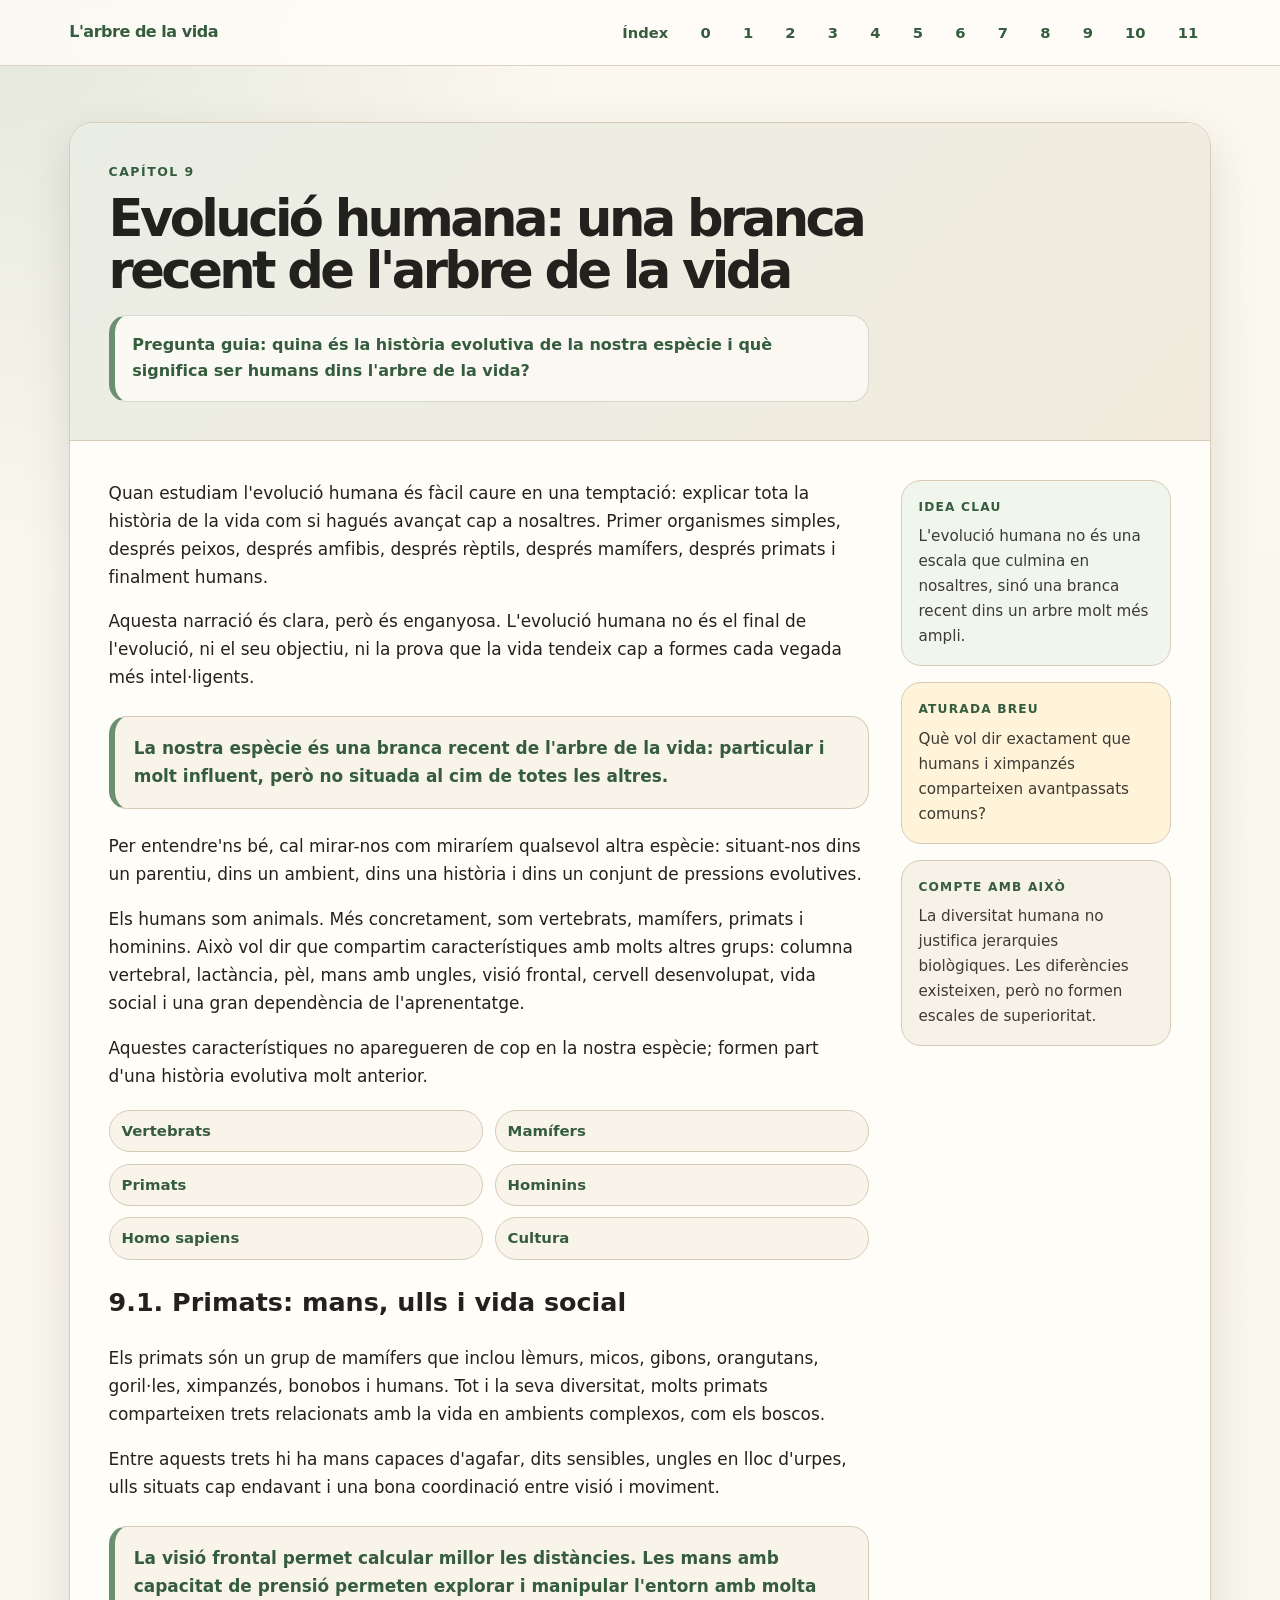
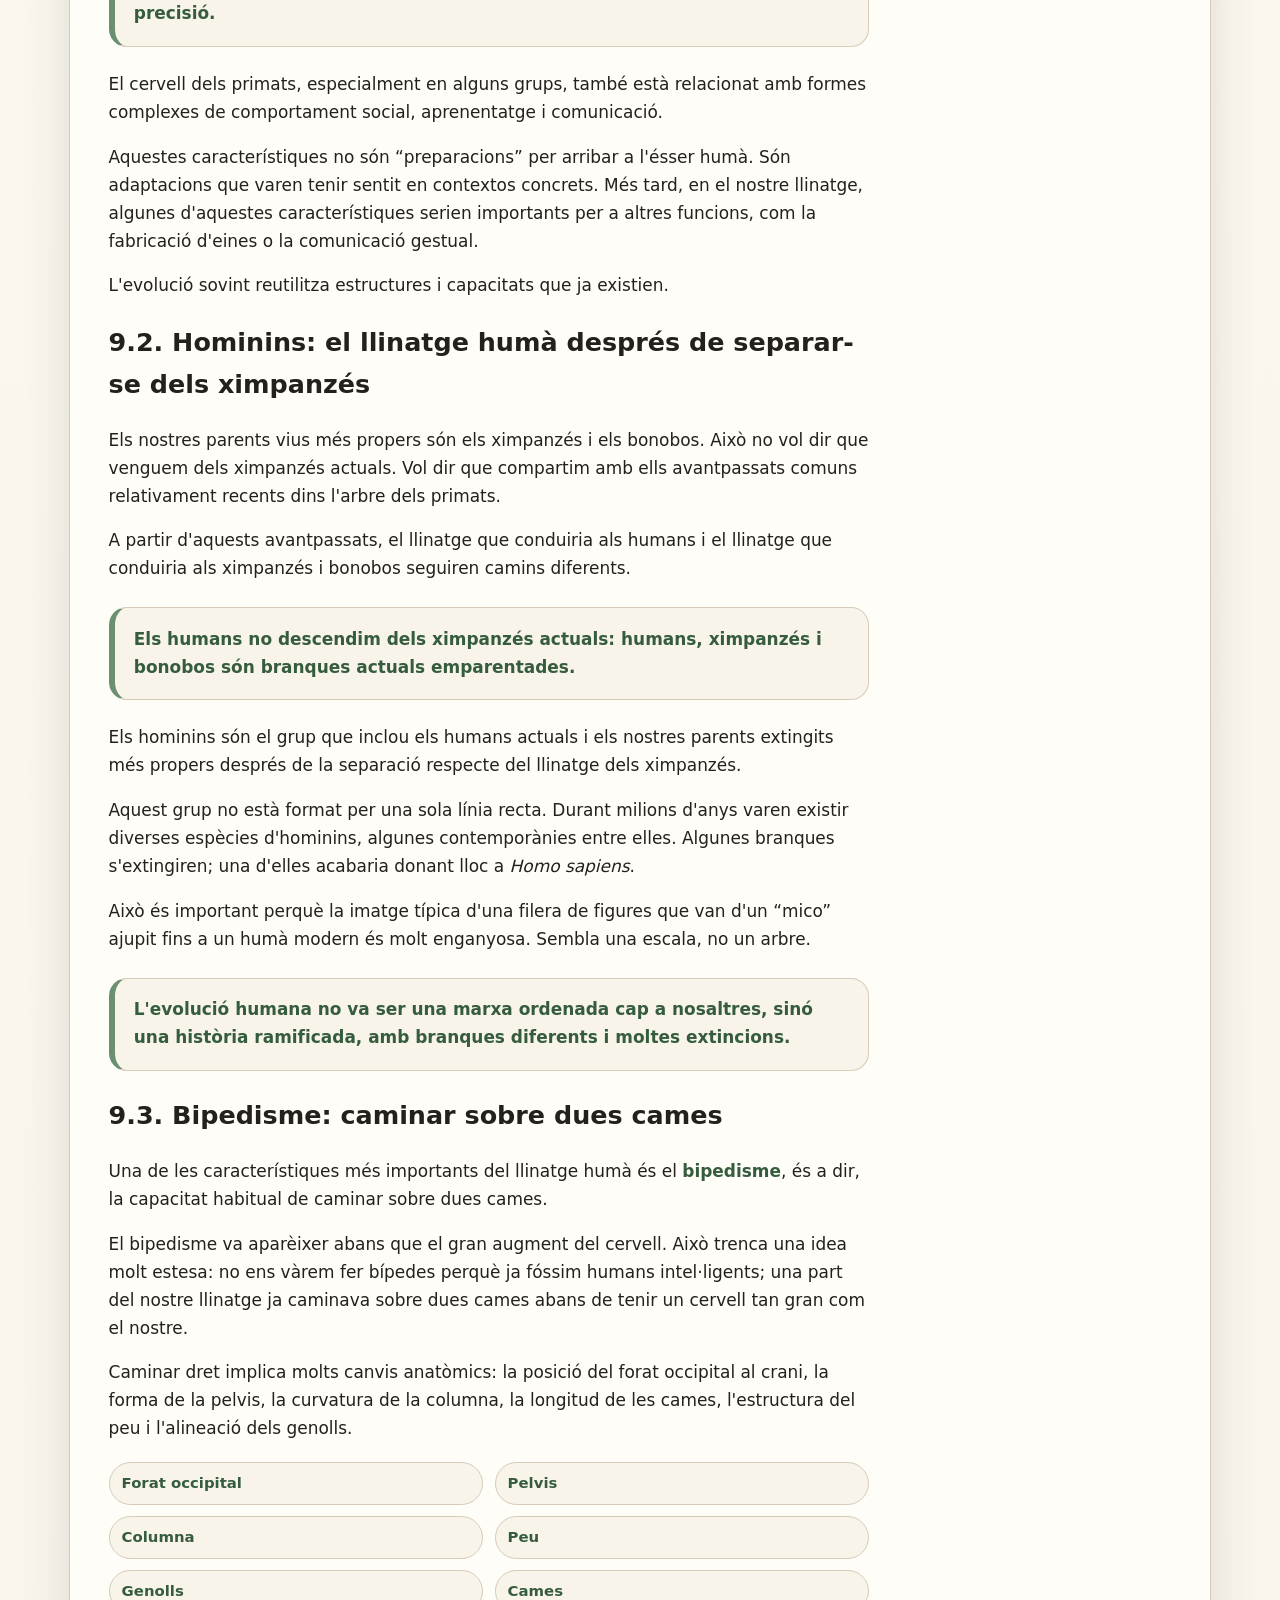
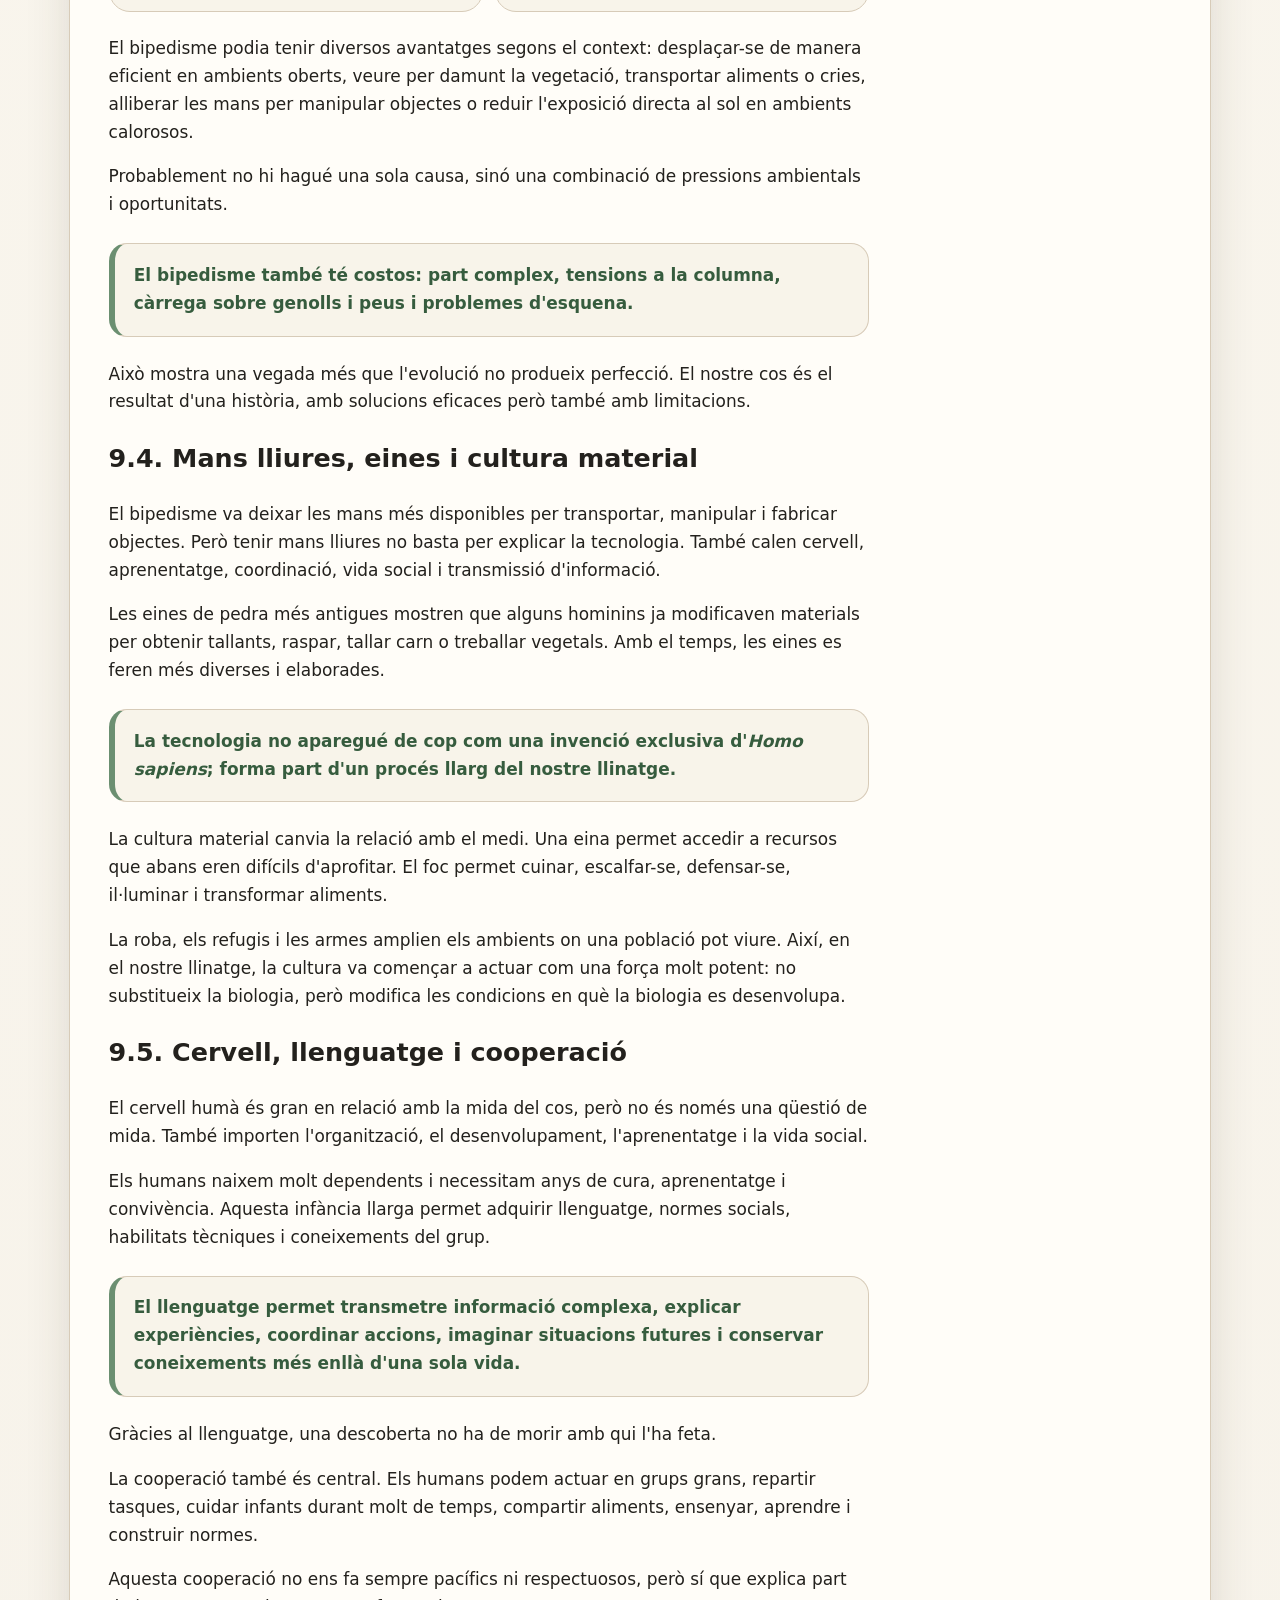
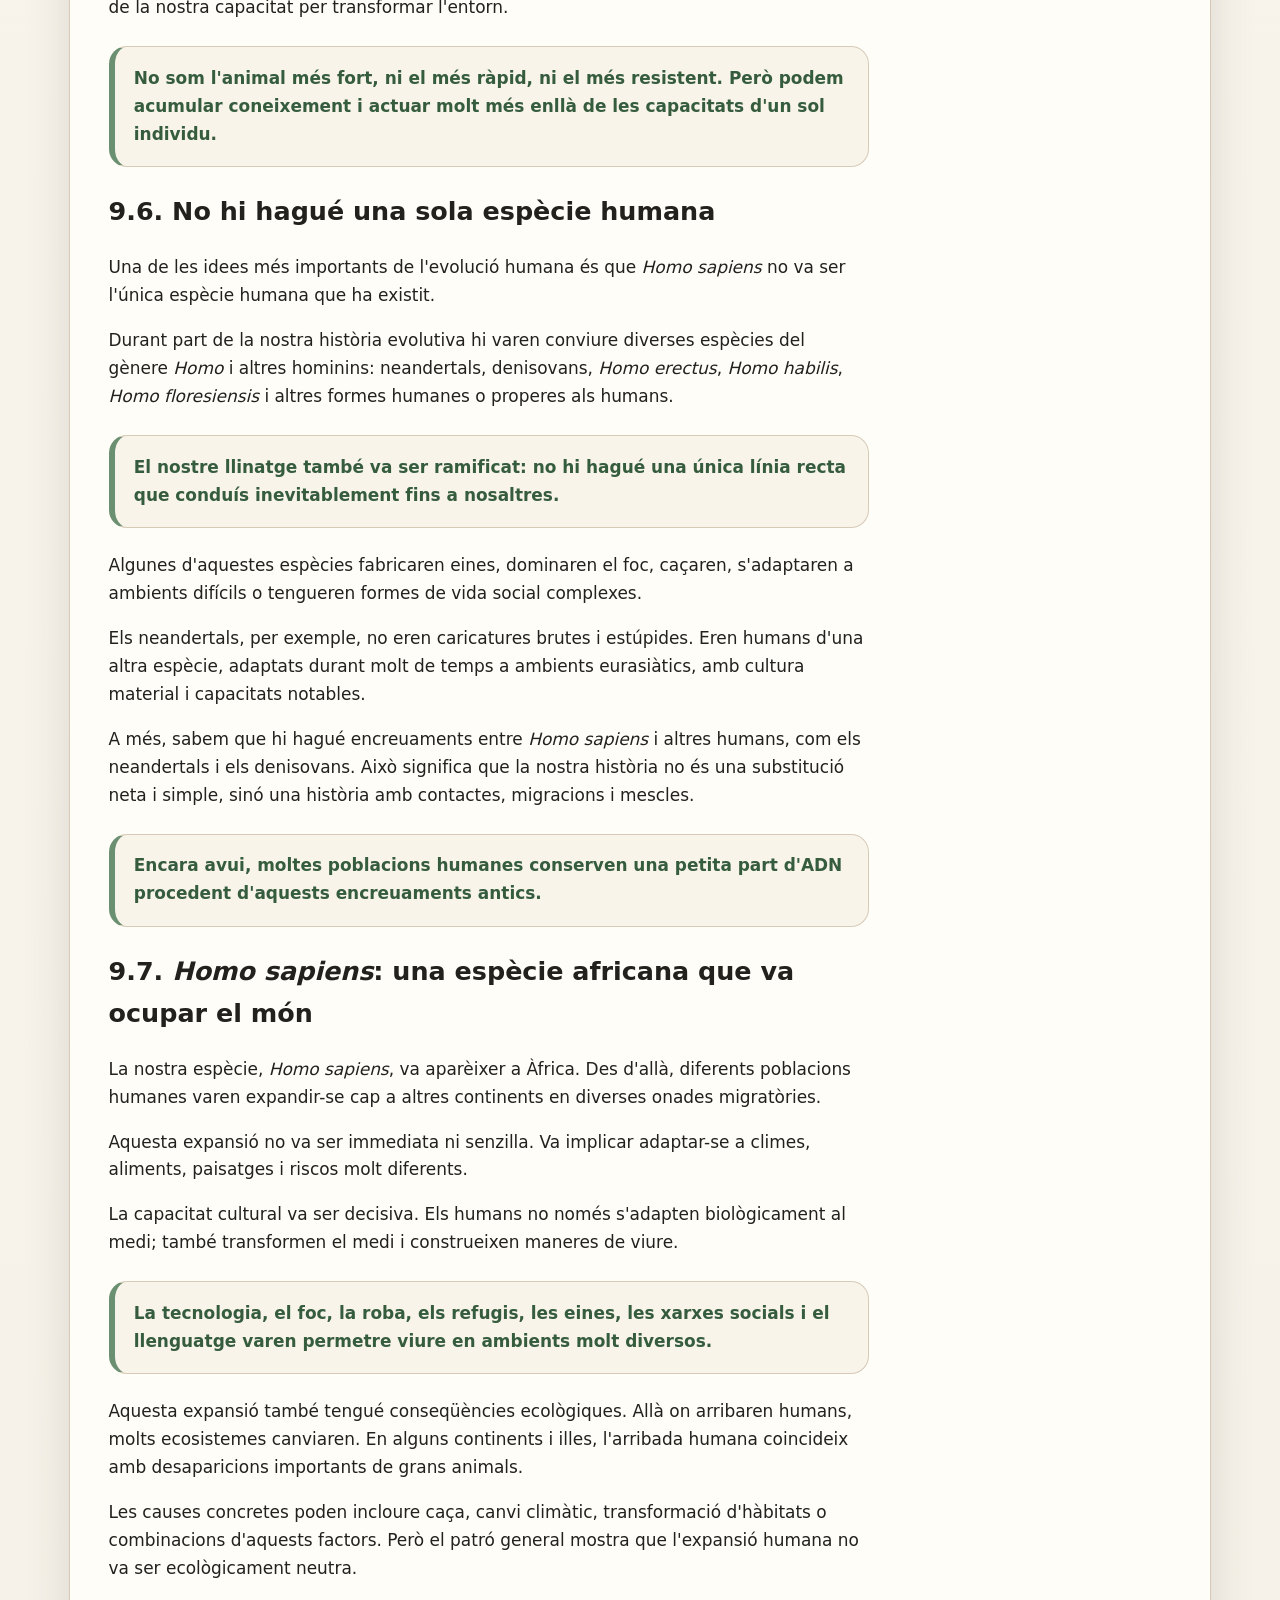
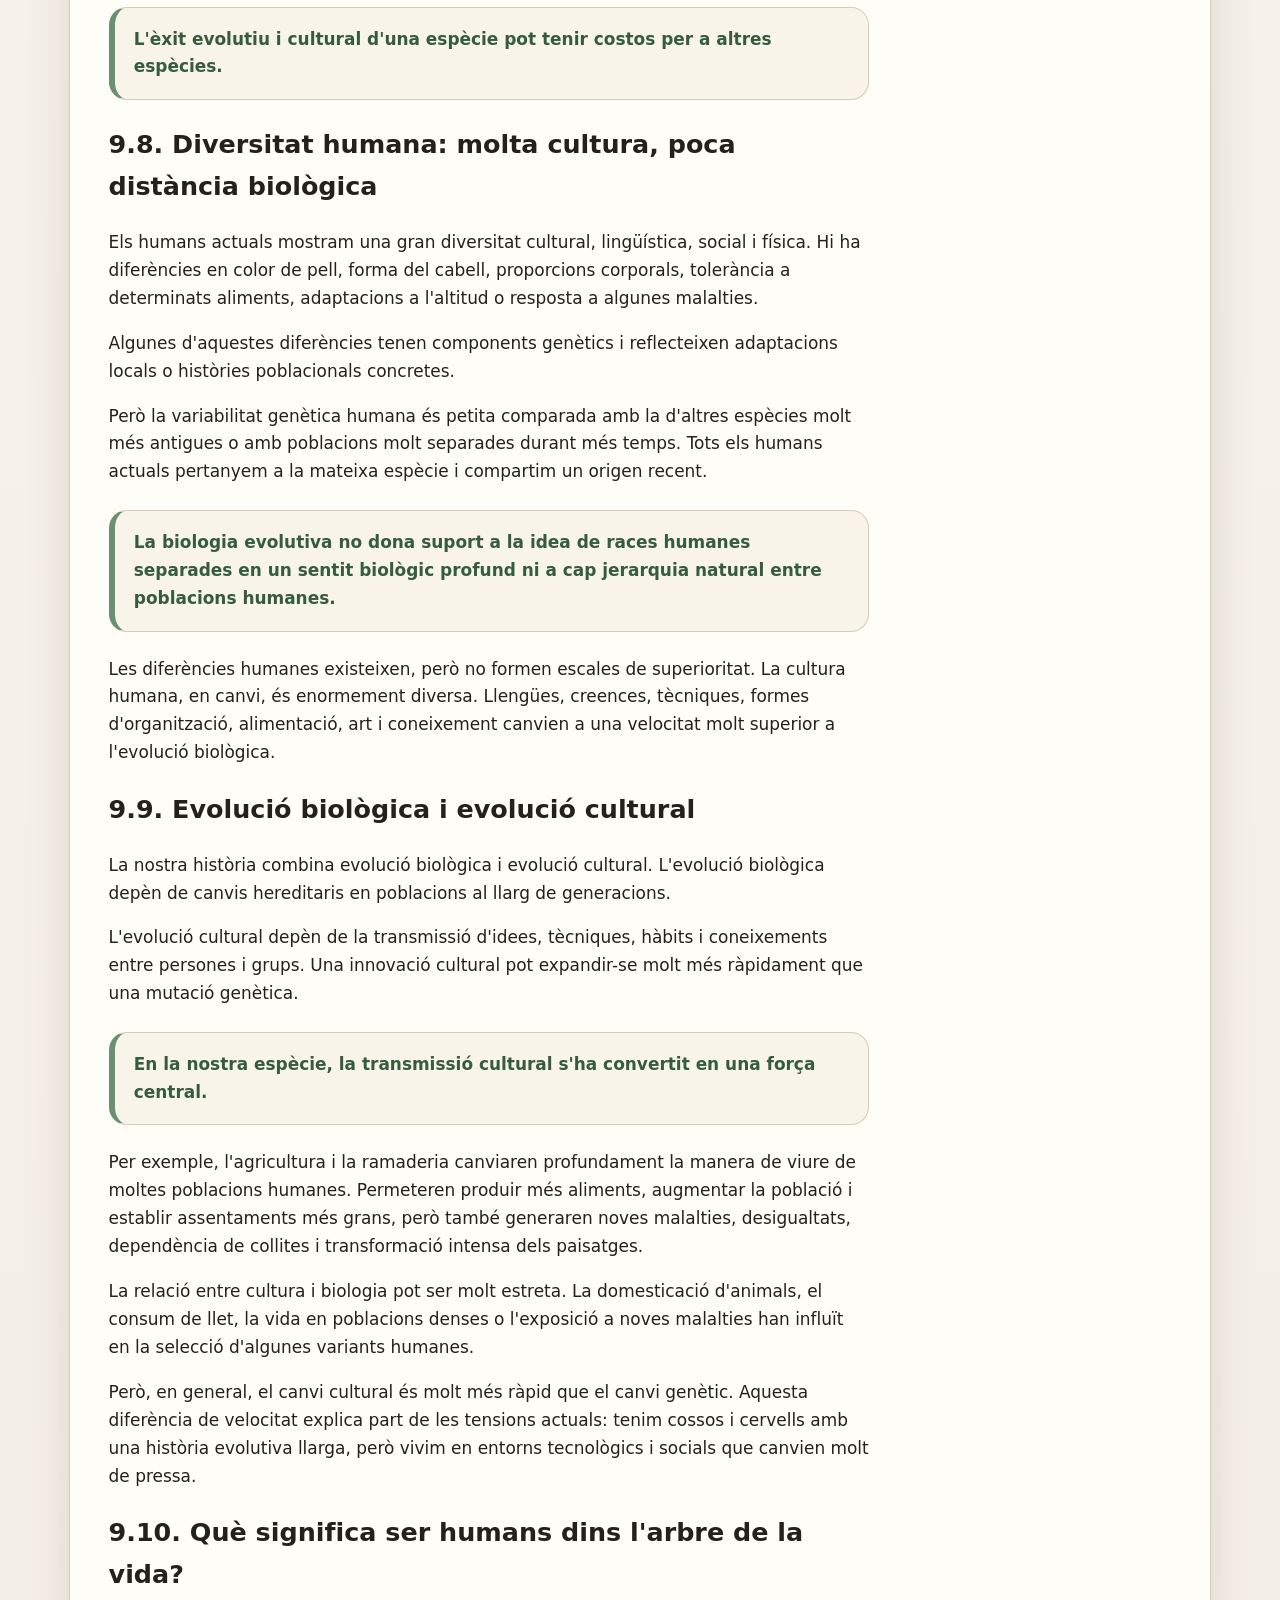
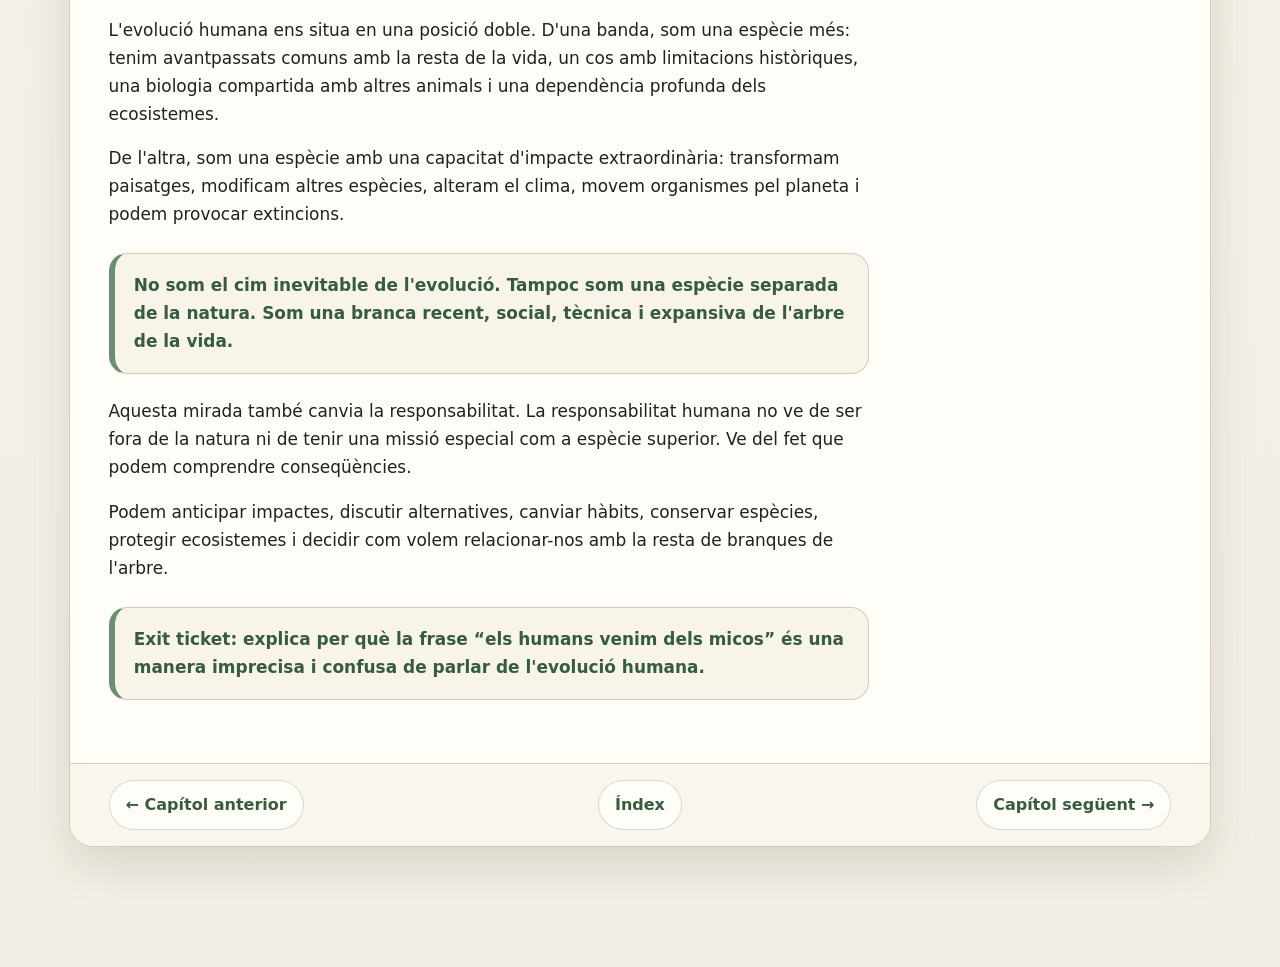
<file: capitol-09-evolucio-humana.html>
<!DOCTYPE html>
<html lang="ca">
<head>
  <meta charset="UTF-8" />
  <meta name="viewport" content="width=device-width, initial-scale=1.0" />
  <title>Capítol 9 · Evolució humana</title>
  <link rel="stylesheet" href="estil.css" />
</head>
<body>
  <header class="topbar">
    <div class="topbar-inner">
    <div class="brand">L'arbre de la vida</div>
      <nav aria-label="Navegació principal">
        <a href="index.html">Índex</a>
        <a href="capitol-00-introduccio.html">0</a>
        <a href="capitol-01-fixisme.html">1</a>
        <a href="capitol-02-fossils-temps-profund.html">2</a>
        <a href="capitol-03-lamarck-transformisme.html">3</a>
        <a href="capitol-04-darwin-wallace.html">4</a>
        <a href="capitol-05-proves-evolucio.html">5</a>
        <a href="capitol-06-genetica-evolucio.html">6</a>
        <a href="capitol-07-origen-especies.html">7</a>
        <a href="capitol-08-arbre-vida.html">8</a>
        <a href="capitol-09-evolucio-humana.html">9</a>
        <a href="capitol-10-malentensos-evolucio.html">10</a>
        <a href="capitol-11-biodiversitat-responsabilitat.html">11</a>
      </nav>
    </div>
  </header>

  <main class="wrap">
    <article class="book-page">
      <header class="chapter-header">
        <p class="eyebrow">Capítol 9</p>
        <h1>Evolució humana: una branca recent de l'arbre de la vida</h1>
        <div class="guide-question">Pregunta guia: quina és la història evolutiva de la nostra espècie i què significa ser humans dins l'arbre de la vida?</div>
      </header>

      <div class="content">
        <section class="main-text">
          <p>Quan estudiam l'evolució humana és fàcil caure en una temptació: explicar tota la història de la vida com si hagués avançat cap a nosaltres. Primer organismes simples, després peixos, després amfibis, després rèptils, després mamífers, després primats i finalment humans.</p>

          <p>Aquesta narració és clara, però és enganyosa. L'evolució humana no és el final de l'evolució, ni el seu objectiu, ni la prova que la vida tendeix cap a formes cada vegada més intel·ligents.</p>

          <div class="callout">
            <p>La nostra espècie és una branca recent de l'arbre de la vida: particular i molt influent, però no situada al cim de totes les altres.</p>
          </div>

          <p>Per entendre'ns bé, cal mirar-nos com miraríem qualsevol altra espècie: situant-nos dins un parentiu, dins un ambient, dins una història i dins un conjunt de pressions evolutives.</p>

          <p>Els humans som animals. Més concretament, som vertebrats, mamífers, primats i hominins. Això vol dir que compartim característiques amb molts altres grups: columna vertebral, lactància, pèl, mans amb ungles, visió frontal, cervell desenvolupat, vida social i una gran dependència de l'aprenentatge.</p>

          <p>Aquestes característiques no aparegueren de cop en la nostra espècie; formen part d'una història evolutiva molt anterior.</p>

          <div class="evidence-list">
            <span class="pill">Vertebrats</span>
            <span class="pill">Mamífers</span>
            <span class="pill">Primats</span>
            <span class="pill">Hominins</span>
            <span class="pill">Homo sapiens</span>
            <span class="pill">Cultura</span>
          </div>

          <h2>9.1. Primats: mans, ulls i vida social</h2>

          <p>Els primats són un grup de mamífers que inclou lèmurs, micos, gibons, orangutans, goril·les, ximpanzés, bonobos i humans. Tot i la seva diversitat, molts primats comparteixen trets relacionats amb la vida en ambients complexos, com els boscos.</p>

          <p>Entre aquests trets hi ha mans capaces d'agafar, dits sensibles, ungles en lloc d'urpes, ulls situats cap endavant i una bona coordinació entre visió i moviment.</p>

          <div class="callout">
            <p>La visió frontal permet calcular millor les distàncies. Les mans amb capacitat de prensió permeten explorar i manipular l'entorn amb molta precisió.</p>
          </div>

          <p>El cervell dels primats, especialment en alguns grups, també està relacionat amb formes complexes de comportament social, aprenentatge i comunicació.</p>

          <p>Aquestes característiques no són “preparacions” per arribar a l'ésser humà. Són adaptacions que varen tenir sentit en contextos concrets. Més tard, en el nostre llinatge, algunes d'aquestes característiques serien importants per a altres funcions, com la fabricació d'eines o la comunicació gestual.</p>

          <p>L'evolució sovint reutilitza estructures i capacitats que ja existien.</p>

          <h2>9.2. Hominins: el llinatge humà després de separar-se dels ximpanzés</h2>

          <p>Els nostres parents vius més propers són els ximpanzés i els bonobos. Això no vol dir que venguem dels ximpanzés actuals. Vol dir que compartim amb ells avantpassats comuns relativament recents dins l'arbre dels primats.</p>

          <p>A partir d'aquests avantpassats, el llinatge que conduiria als humans i el llinatge que conduiria als ximpanzés i bonobos seguiren camins diferents.</p>

          <div class="callout">
            <p>Els humans no descendim dels ximpanzés actuals: humans, ximpanzés i bonobos són branques actuals emparentades.</p>
          </div>

          <p>Els hominins són el grup que inclou els humans actuals i els nostres parents extingits més propers després de la separació respecte del llinatge dels ximpanzés.</p>

          <p>Aquest grup no està format per una sola línia recta. Durant milions d'anys varen existir diverses espècies d'hominins, algunes contemporànies entre elles. Algunes branques s'extingiren; una d'elles acabaria donant lloc a <em>Homo sapiens</em>.</p>

          <p>Això és important perquè la imatge típica d'una filera de figures que van d'un “mico” ajupit fins a un humà modern és molt enganyosa. Sembla una escala, no un arbre.</p>

          <div class="callout">
            <p>L'evolució humana no va ser una marxa ordenada cap a nosaltres, sinó una història ramificada, amb branques diferents i moltes extincions.</p>
          </div>

          <h2>9.3. Bipedisme: caminar sobre dues cames</h2>

          <p>Una de les característiques més importants del llinatge humà és el <strong>bipedisme</strong>, és a dir, la capacitat habitual de caminar sobre dues cames.</p>

          <p>El bipedisme va aparèixer abans que el gran augment del cervell. Això trenca una idea molt estesa: no ens vàrem fer bípedes perquè ja fóssim humans intel·ligents; una part del nostre llinatge ja caminava sobre dues cames abans de tenir un cervell tan gran com el nostre.</p>

          <p>Caminar dret implica molts canvis anatòmics: la posició del forat occipital al crani, la forma de la pelvis, la curvatura de la columna, la longitud de les cames, l'estructura del peu i l'alineació dels genolls.</p>

          <div class="evidence-list">
            <span class="pill">Forat occipital</span>
            <span class="pill">Pelvis</span>
            <span class="pill">Columna</span>
            <span class="pill">Peu</span>
            <span class="pill">Genolls</span>
            <span class="pill">Cames</span>
          </div>

          <p>El bipedisme podia tenir diversos avantatges segons el context: desplaçar-se de manera eficient en ambients oberts, veure per damunt la vegetació, transportar aliments o cries, alliberar les mans per manipular objectes o reduir l'exposició directa al sol en ambients calorosos.</p>

          <p>Probablement no hi hagué una sola causa, sinó una combinació de pressions ambientals i oportunitats.</p>

          <div class="callout">
            <p>El bipedisme també té costos: part complex, tensions a la columna, càrrega sobre genolls i peus i problemes d'esquena.</p>
          </div>

          <p>Això mostra una vegada més que l'evolució no produeix perfecció. El nostre cos és el resultat d'una història, amb solucions eficaces però també amb limitacions.</p>

          <h2>9.4. Mans lliures, eines i cultura material</h2>

          <p>El bipedisme va deixar les mans més disponibles per transportar, manipular i fabricar objectes. Però tenir mans lliures no basta per explicar la tecnologia. També calen cervell, aprenentatge, coordinació, vida social i transmissió d'informació.</p>

          <p>Les eines de pedra més antigues mostren que alguns hominins ja modificaven materials per obtenir tallants, raspar, tallar carn o treballar vegetals. Amb el temps, les eines es feren més diverses i elaborades.</p>

          <div class="callout">
            <p>La tecnologia no aparegué de cop com una invenció exclusiva d'<em>Homo sapiens</em>; forma part d'un procés llarg del nostre llinatge.</p>
          </div>

          <p>La cultura material canvia la relació amb el medi. Una eina permet accedir a recursos que abans eren difícils d'aprofitar. El foc permet cuinar, escalfar-se, defensar-se, il·luminar i transformar aliments.</p>

          <p>La roba, els refugis i les armes amplien els ambients on una població pot viure. Així, en el nostre llinatge, la cultura va començar a actuar com una força molt potent: no substitueix la biologia, però modifica les condicions en què la biologia es desenvolupa.</p>

          <h2>9.5. Cervell, llenguatge i cooperació</h2>

          <p>El cervell humà és gran en relació amb la mida del cos, però no és només una qüestió de mida. També importen l'organització, el desenvolupament, l'aprenentatge i la vida social.</p>

          <p>Els humans naixem molt dependents i necessitam anys de cura, aprenentatge i convivència. Aquesta infància llarga permet adquirir llenguatge, normes socials, habilitats tècniques i coneixements del grup.</p>

          <div class="callout">
            <p>El llenguatge permet transmetre informació complexa, explicar experiències, coordinar accions, imaginar situacions futures i conservar coneixements més enllà d'una sola vida.</p>
          </div>

          <p>Gràcies al llenguatge, una descoberta no ha de morir amb qui l'ha feta.</p>

          <p>La cooperació també és central. Els humans podem actuar en grups grans, repartir tasques, cuidar infants durant molt de temps, compartir aliments, ensenyar, aprendre i construir normes.</p>

          <p>Aquesta cooperació no ens fa sempre pacífics ni respectuosos, però sí que explica part de la nostra capacitat per transformar l'entorn.</p>

          <div class="callout">
            <p>No som l'animal més fort, ni el més ràpid, ni el més resistent. Però podem acumular coneixement i actuar molt més enllà de les capacitats d'un sol individu.</p>
          </div>

          <h2>9.6. No hi hagué una sola espècie humana</h2>

          <p>Una de les idees més importants de l'evolució humana és que <em>Homo sapiens</em> no va ser l'única espècie humana que ha existit.</p>

          <p>Durant part de la nostra història evolutiva hi varen conviure diverses espècies del gènere <em>Homo</em> i altres hominins: neandertals, denisovans, <em>Homo erectus</em>, <em>Homo habilis</em>, <em>Homo floresiensis</em> i altres formes humanes o properes als humans.</p>

          <div class="callout">
            <p>El nostre llinatge també va ser ramificat: no hi hagué una única línia recta que conduís inevitablement fins a nosaltres.</p>
          </div>

          <p>Algunes d'aquestes espècies fabricaren eines, dominaren el foc, caçaren, s'adaptaren a ambients difícils o tengueren formes de vida social complexes.</p>

          <p>Els neandertals, per exemple, no eren caricatures brutes i estúpides. Eren humans d'una altra espècie, adaptats durant molt de temps a ambients eurasiàtics, amb cultura material i capacitats notables.</p>

          <p>A més, sabem que hi hagué encreuaments entre <em>Homo sapiens</em> i altres humans, com els neandertals i els denisovans. Això significa que la nostra història no és una substitució neta i simple, sinó una història amb contactes, migracions i mescles.</p>

          <div class="callout">
            <p>Encara avui, moltes poblacions humanes conserven una petita part d'ADN procedent d'aquests encreuaments antics.</p>
          </div>

          <h2>9.7. <em>Homo sapiens</em>: una espècie africana que va ocupar el món</h2>

          <p>La nostra espècie, <em>Homo sapiens</em>, va aparèixer a Àfrica. Des d'allà, diferents poblacions humanes varen expandir-se cap a altres continents en diverses onades migratòries.</p>

          <p>Aquesta expansió no va ser immediata ni senzilla. Va implicar adaptar-se a climes, aliments, paisatges i riscos molt diferents.</p>

          <p>La capacitat cultural va ser decisiva. Els humans no només s'adapten biològicament al medi; també transformen el medi i construeixen maneres de viure.</p>

          <div class="callout">
            <p>La tecnologia, el foc, la roba, els refugis, les eines, les xarxes socials i el llenguatge varen permetre viure en ambients molt diversos.</p>
          </div>

          <p>Aquesta expansió també tengué conseqüències ecològiques. Allà on arribaren humans, molts ecosistemes canviaren. En alguns continents i illes, l'arribada humana coincideix amb desaparicions importants de grans animals.</p>

          <p>Les causes concretes poden incloure caça, canvi climàtic, transformació d'hàbitats o combinacions d'aquests factors. Però el patró general mostra que l'expansió humana no va ser ecològicament neutra.</p>

          <div class="callout">
            <p>L'èxit evolutiu i cultural d'una espècie pot tenir costos per a altres espècies.</p>
          </div>

          <h2>9.8. Diversitat humana: molta cultura, poca distància biològica</h2>

          <p>Els humans actuals mostram una gran diversitat cultural, lingüística, social i física. Hi ha diferències en color de pell, forma del cabell, proporcions corporals, tolerància a determinats aliments, adaptacions a l'altitud o resposta a algunes malalties.</p>

          <p>Algunes d'aquestes diferències tenen components genètics i reflecteixen adaptacions locals o històries poblacionals concretes.</p>

          <p>Però la variabilitat genètica humana és petita comparada amb la d'altres espècies molt més antigues o amb poblacions molt separades durant més temps. Tots els humans actuals pertanyem a la mateixa espècie i compartim un origen recent.</p>

          <div class="callout">
            <p>La biologia evolutiva no dona suport a la idea de races humanes separades en un sentit biològic profund ni a cap jerarquia natural entre poblacions humanes.</p>
          </div>

          <p>Les diferències humanes existeixen, però no formen escales de superioritat. La cultura humana, en canvi, és enormement diversa. Llengües, creences, tècniques, formes d'organització, alimentació, art i coneixement canvien a una velocitat molt superior a l'evolució biològica.</p>

          <h2>9.9. Evolució biològica i evolució cultural</h2>

          <p>La nostra història combina evolució biològica i evolució cultural. L'evolució biològica depèn de canvis hereditaris en poblacions al llarg de generacions.</p>

          <p>L'evolució cultural depèn de la transmissió d'idees, tècniques, hàbits i coneixements entre persones i grups. Una innovació cultural pot expandir-se molt més ràpidament que una mutació genètica.</p>

          <div class="callout">
            <p>En la nostra espècie, la transmissió cultural s'ha convertit en una força central.</p>
          </div>

          <p>Per exemple, l'agricultura i la ramaderia canviaren profundament la manera de viure de moltes poblacions humanes. Permeteren produir més aliments, augmentar la població i establir assentaments més grans, però també generaren noves malalties, desigualtats, dependència de collites i transformació intensa dels paisatges.</p>

          <p>La relació entre cultura i biologia pot ser molt estreta. La domesticació d'animals, el consum de llet, la vida en poblacions denses o l'exposició a noves malalties han influït en la selecció d'algunes variants humanes.</p>

          <p>Però, en general, el canvi cultural és molt més ràpid que el canvi genètic. Aquesta diferència de velocitat explica part de les tensions actuals: tenim cossos i cervells amb una història evolutiva llarga, però vivim en entorns tecnològics i socials que canvien molt de pressa.</p>

          <h2>9.10. Què significa ser humans dins l'arbre de la vida?</h2>

          <p>L'evolució humana ens situa en una posició doble. D'una banda, som una espècie més: tenim avantpassats comuns amb la resta de la vida, un cos amb limitacions històriques, una biologia compartida amb altres animals i una dependència profunda dels ecosistemes.</p>

          <p>De l'altra, som una espècie amb una capacitat d'impacte extraordinària: transformam paisatges, modificam altres espècies, alteram el clima, movem organismes pel planeta i podem provocar extincions.</p>

          <div class="callout">
            <p>No som el cim inevitable de l'evolució. Tampoc som una espècie separada de la natura. Som una branca recent, social, tècnica i expansiva de l'arbre de la vida.</p>
          </div>

          <p>Aquesta mirada també canvia la responsabilitat. La responsabilitat humana no ve de ser fora de la natura ni de tenir una missió especial com a espècie superior. Ve del fet que podem comprendre conseqüències.</p>

          <p>Podem anticipar impactes, discutir alternatives, canviar hàbits, conservar espècies, protegir ecosistemes i decidir com volem relacionar-nos amb la resta de branques de l'arbre.</p>

          <section class="callout">
            <p>Exit ticket: explica per què la frase “els humans venim dels micos” és una manera imprecisa i confusa de parlar de l'evolució humana.</p>
          </section>
        </section>

        <aside class="side" aria-label="Notes del capítol">
          <div class="note-box">
            <span class="box-label">Idea clau</span>
            <p>L'evolució humana no és una escala que culmina en nosaltres, sinó una branca recent dins un arbre molt més ampli.</p>
          </div>

          <div class="activity-box">
            <span class="box-label">Aturada breu</span>
            <p>Què vol dir exactament que humans i ximpanzés comparteixen avantpassats comuns?</p>
          </div>

          <div class="concept-box">
            <span class="box-label">Compte amb això</span>
            <p>La diversitat humana no justifica jerarquies biològiques. Les diferències existeixen, però no formen escales de superioritat.</p>
          </div>
        </aside>
      </div>

      <nav class="chapter-nav" aria-label="Navegació del capítol">
        <a href="capitol-08-arbre-vida.html">← Capítol anterior</a>
        <a href="index.html">Índex</a>
        <a href="capitol-10-malentensos-evolucio.html">Capítol següent →</a>
      </nav>
    </article>
  </main>
</body>
</html>
</file>
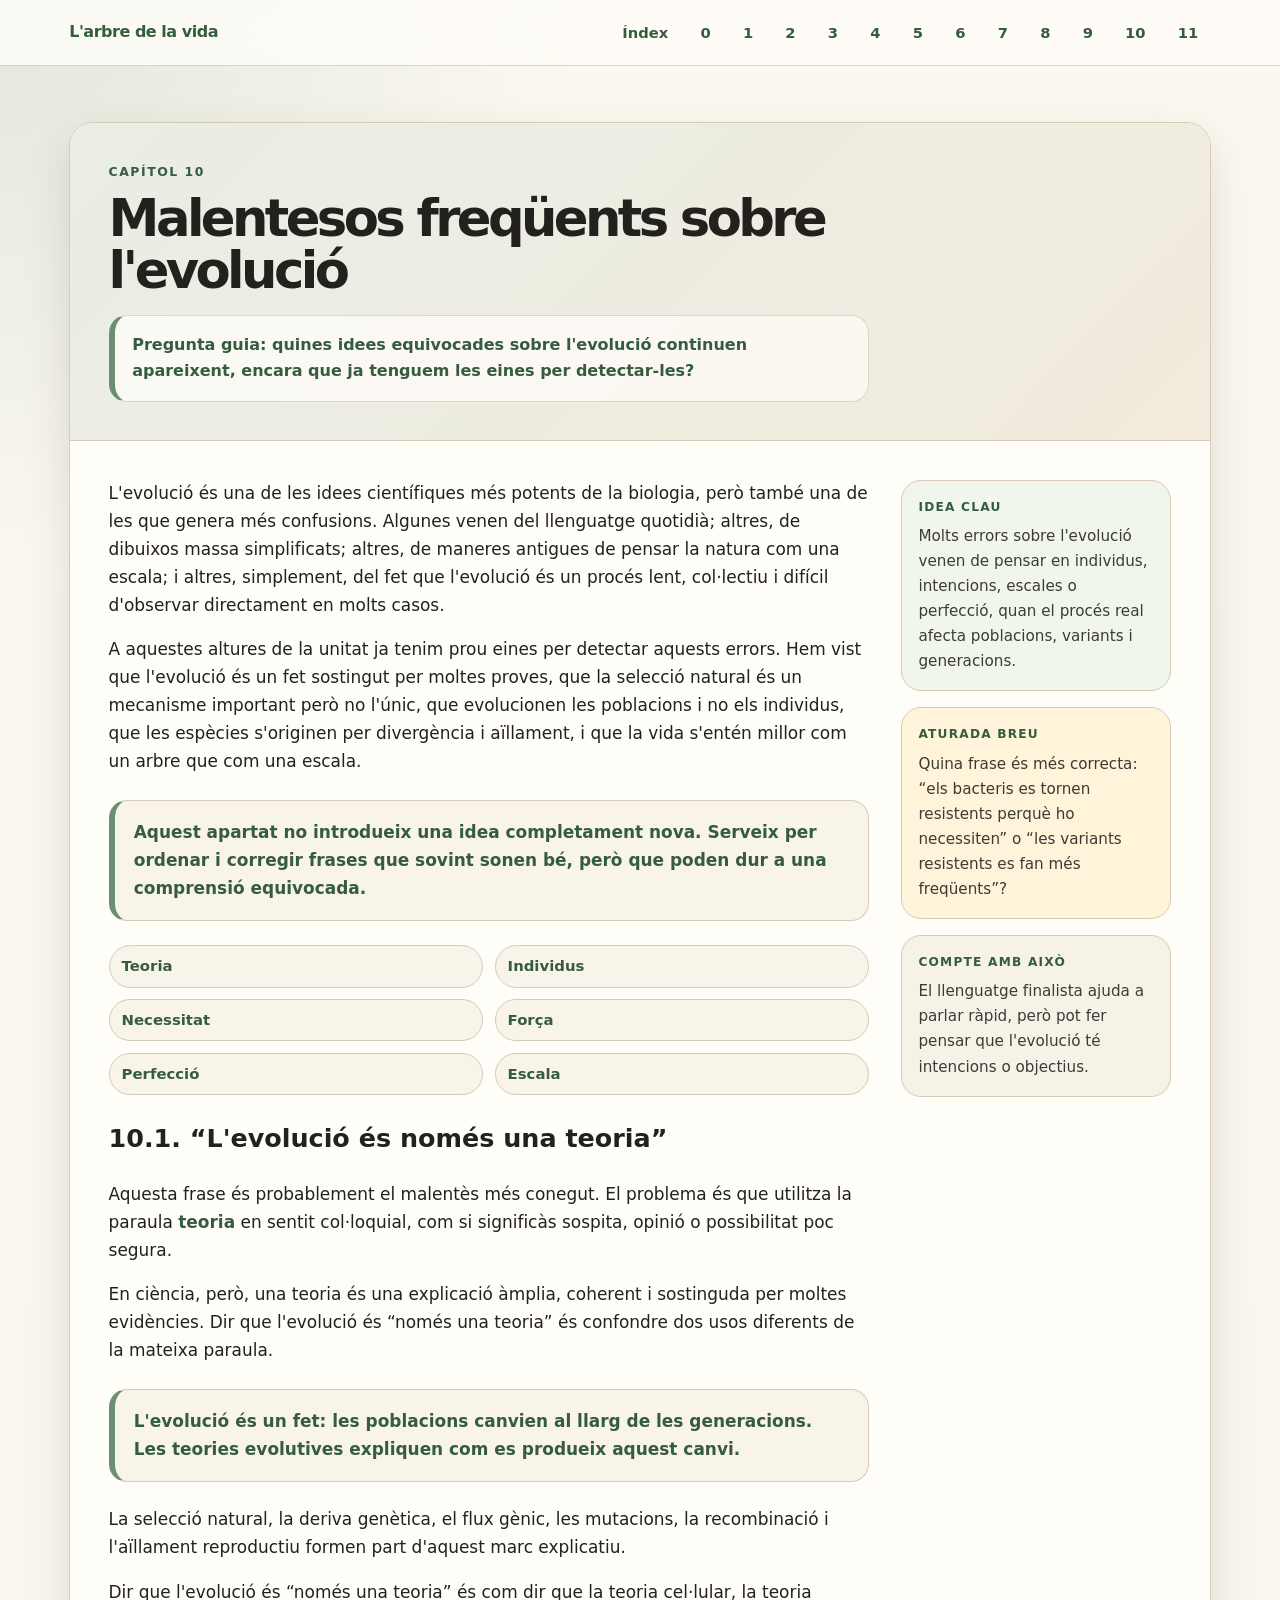
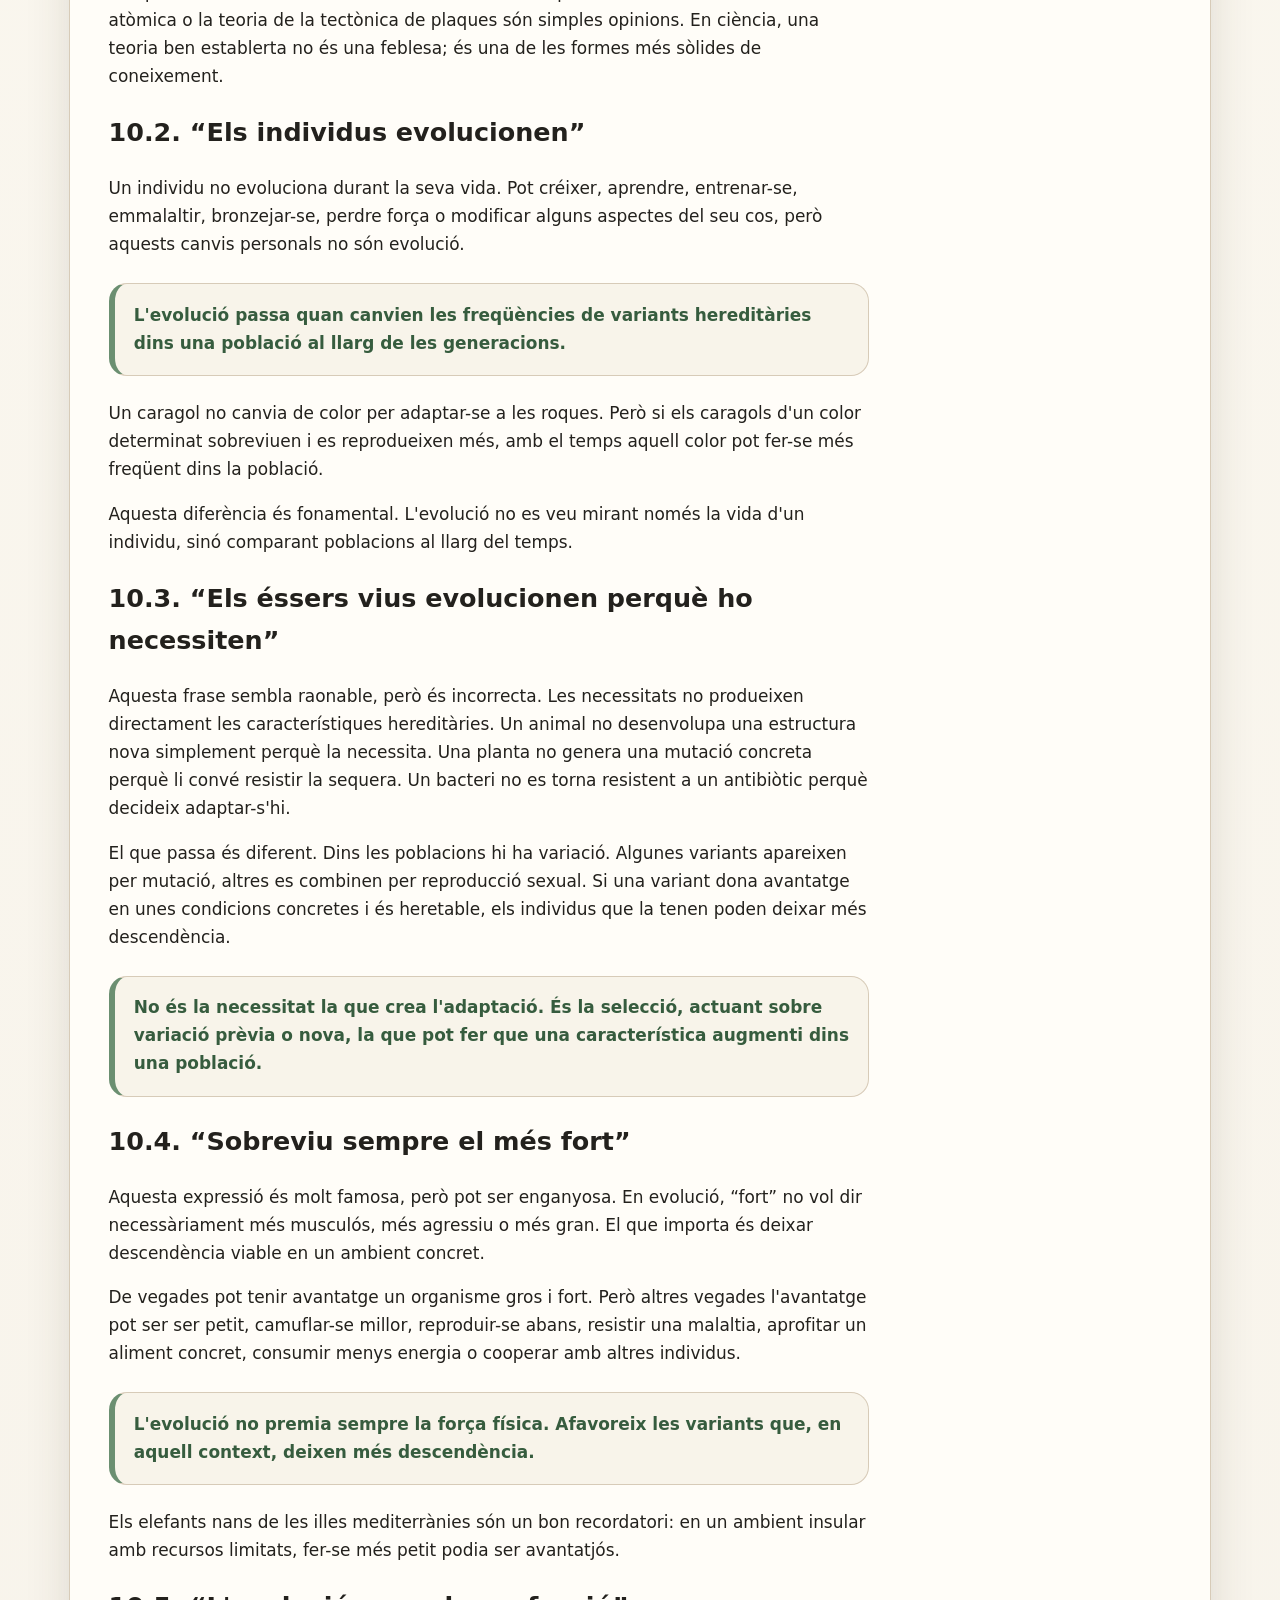
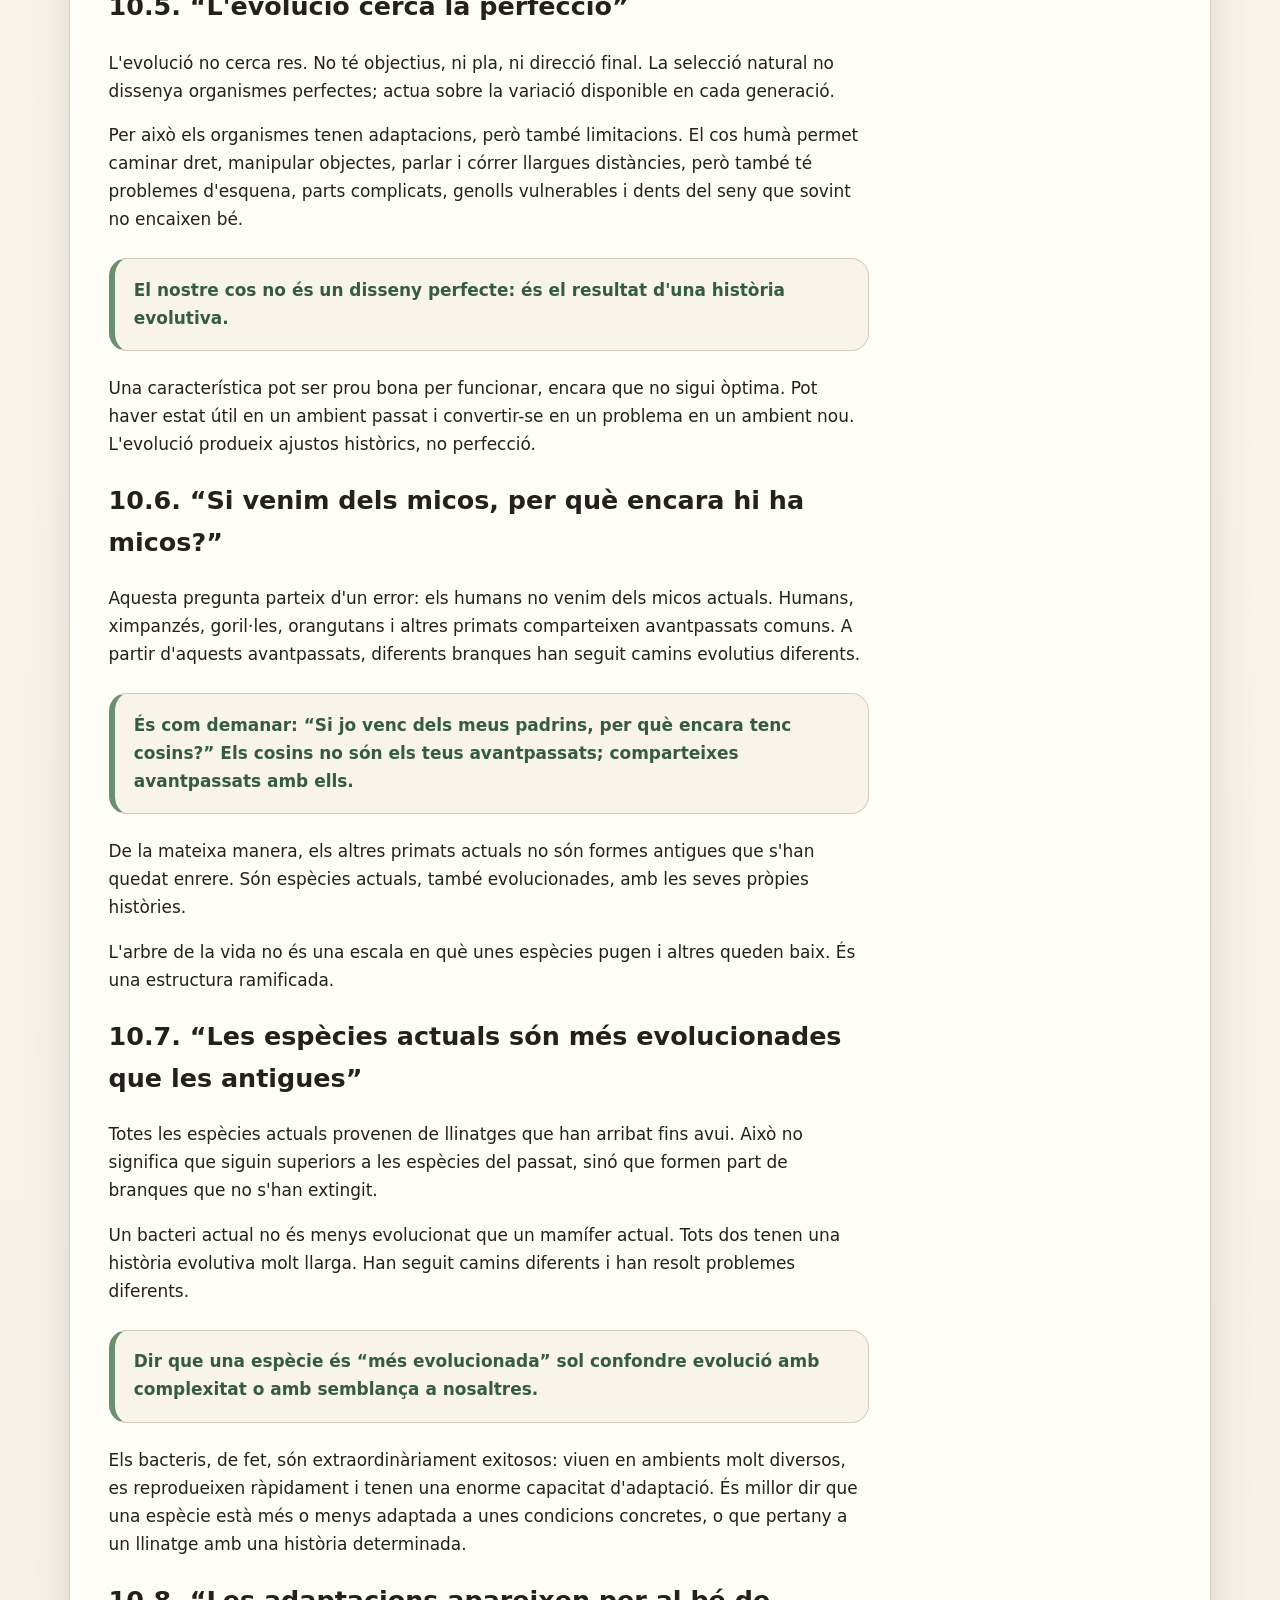
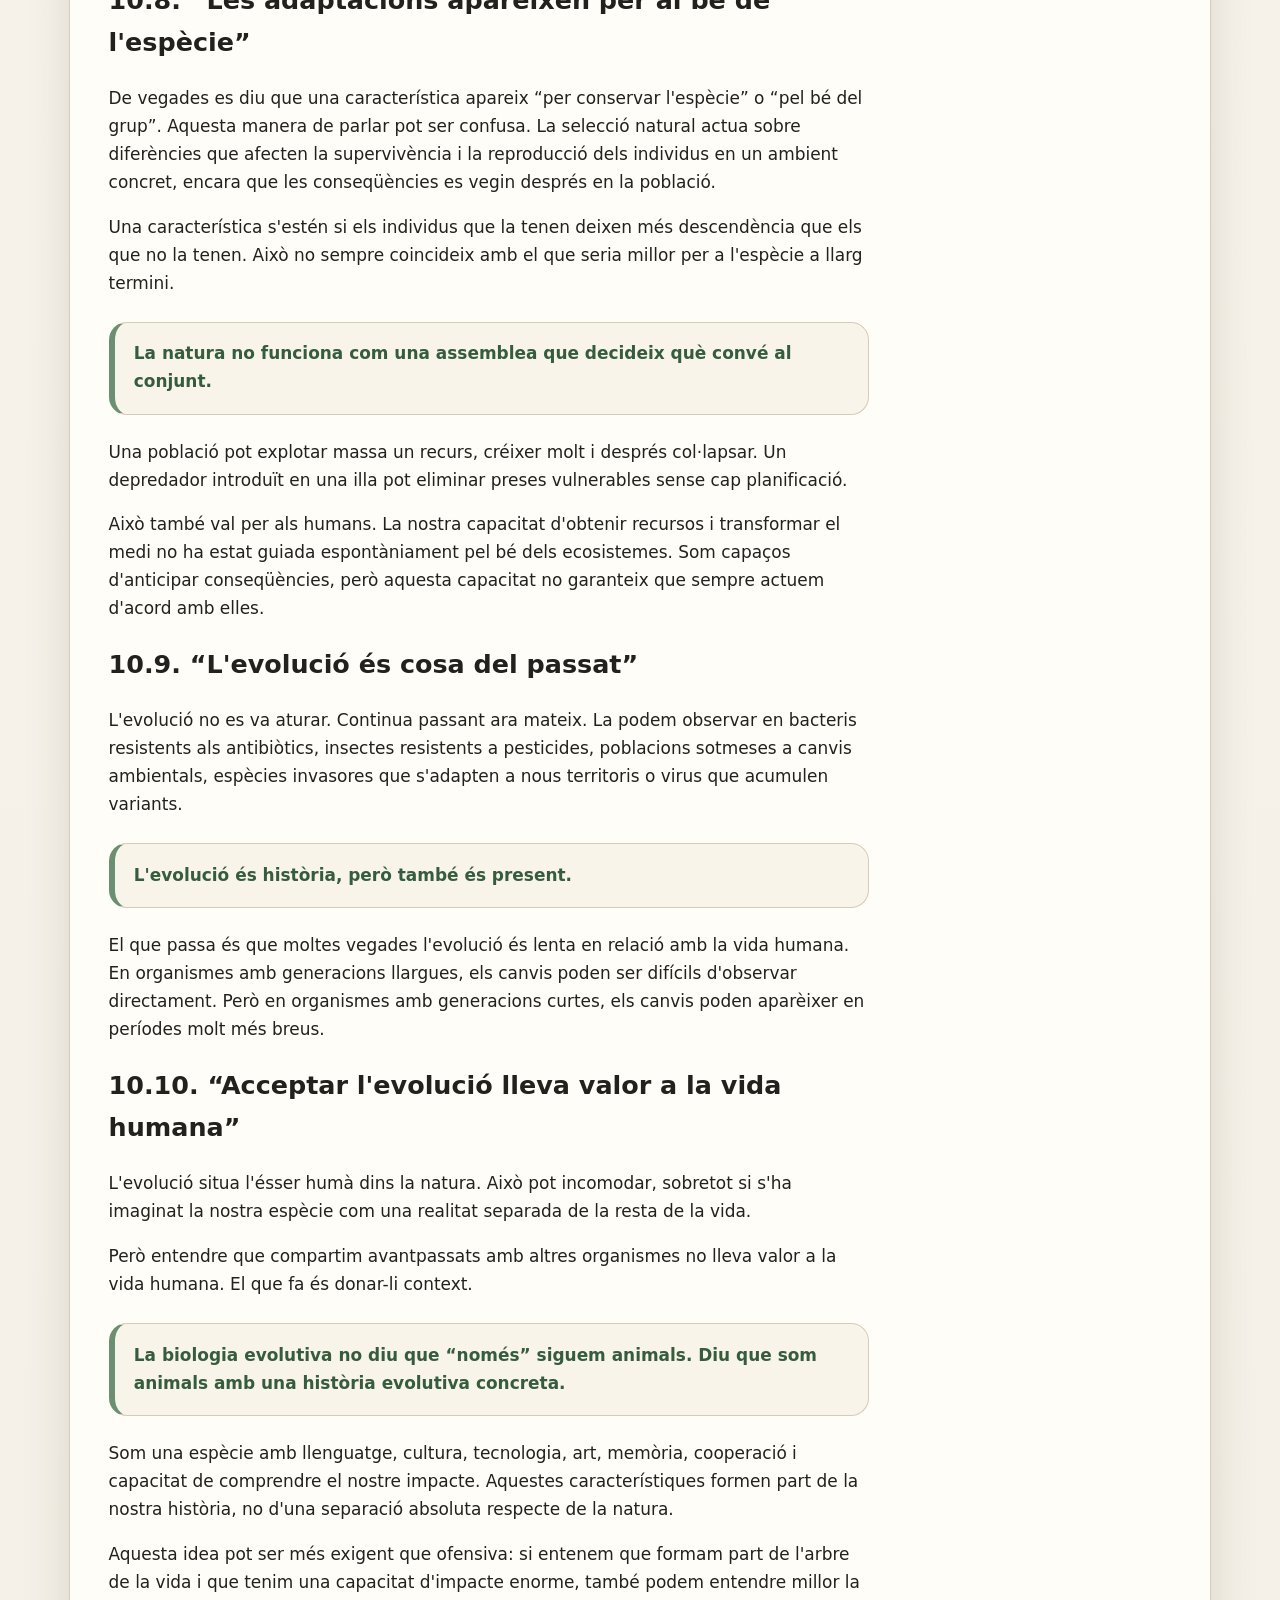
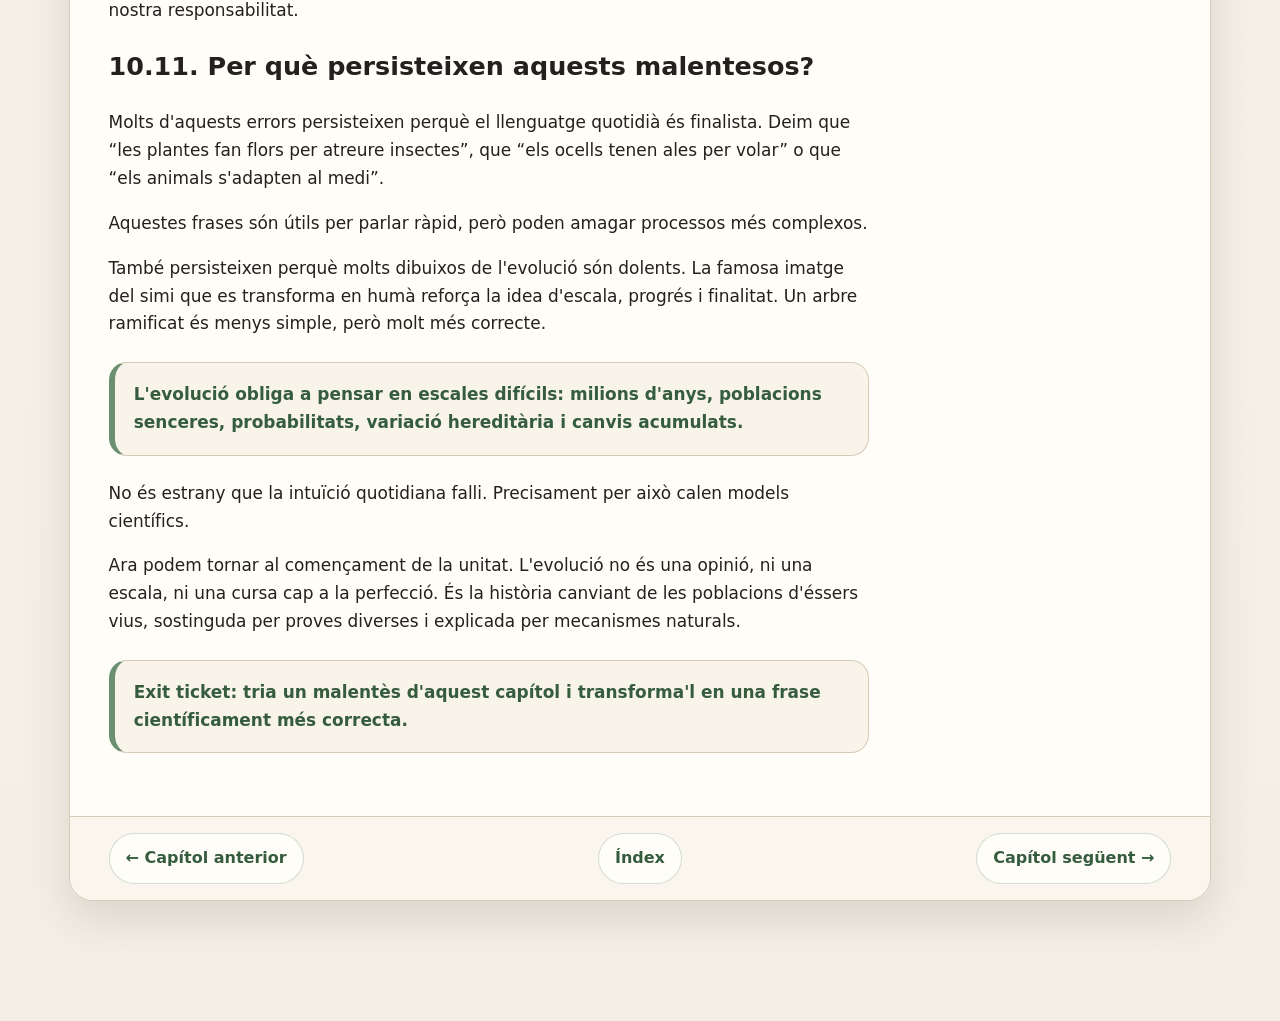
<file: capitol-10-malentensos-evolucio.html>
<!DOCTYPE html>
<html lang="ca">
<head>
  <meta charset="UTF-8" />
  <meta name="viewport" content="width=device-width, initial-scale=1.0" />
  <title>Capítol 10 · Malentesos freqüents sobre l'evolució</title>
  <link rel="stylesheet" href="estil.css" />
</head>
<body>
 <header class="topbar">
    <div class="topbar-inner">
     <div class="brand">L'arbre de la vida</div>
      <nav aria-label="Navegació principal">
        <a href="index.html">Índex</a>
        <a href="capitol-00-introduccio.html">0</a>
        <a href="capitol-01-fixisme.html">1</a>
        <a href="capitol-02-fossils-temps-profund.html">2</a>
        <a href="capitol-03-lamarck-transformisme.html">3</a>
        <a href="capitol-04-darwin-wallace.html">4</a>
        <a href="capitol-05-proves-evolucio.html">5</a>
        <a href="capitol-06-genetica-evolucio.html">6</a>
        <a href="capitol-07-origen-especies.html">7</a>
        <a href="capitol-08-arbre-vida.html">8</a>
        <a href="capitol-09-evolucio-humana.html">9</a>
        <a href="capitol-10-malentensos-evolucio.html">10</a>
        <a href="capitol-11-biodiversitat-responsabilitat.html">11</a>
      </nav>
    </div>
  </header>

  <main class="wrap">
    <article class="book-page">
      <header class="chapter-header">
        <p class="eyebrow">Capítol 10</p>
        <h1>Malentesos freqüents sobre l'evolució</h1>
        <div class="guide-question">Pregunta guia: quines idees equivocades sobre l'evolució continuen apareixent, encara que ja tenguem les eines per detectar-les?</div>
      </header>

      <div class="content">
        <section class="main-text">
          <p>L'evolució és una de les idees científiques més potents de la biologia, però també una de les que genera més confusions. Algunes venen del llenguatge quotidià; altres, de dibuixos massa simplificats; altres, de maneres antigues de pensar la natura com una escala; i altres, simplement, del fet que l'evolució és un procés lent, col·lectiu i difícil d'observar directament en molts casos.</p>

          <p>A aquestes altures de la unitat ja tenim prou eines per detectar aquests errors. Hem vist que l'evolució és un fet sostingut per moltes proves, que la selecció natural és un mecanisme important però no l'únic, que evolucionen les poblacions i no els individus, que les espècies s'originen per divergència i aïllament, i que la vida s'entén millor com un arbre que com una escala.</p>

          <div class="callout">
            <p>Aquest apartat no introdueix una idea completament nova. Serveix per ordenar i corregir frases que sovint sonen bé, però que poden dur a una comprensió equivocada.</p>
          </div>

          <div class="evidence-list">
            <span class="pill">Teoria</span>
            <span class="pill">Individus</span>
            <span class="pill">Necessitat</span>
            <span class="pill">Força</span>
            <span class="pill">Perfecció</span>
            <span class="pill">Escala</span>
          </div>

          <h2>10.1. “L'evolució és només una teoria”</h2>

          <p>Aquesta frase és probablement el malentès més conegut. El problema és que utilitza la paraula <strong>teoria</strong> en sentit col·loquial, com si significàs sospita, opinió o possibilitat poc segura.</p>

          <p>En ciència, però, una teoria és una explicació àmplia, coherent i sostinguda per moltes evidències. Dir que l'evolució és “només una teoria” és confondre dos usos diferents de la mateixa paraula.</p>

          <div class="callout">
            <p>L'evolució és un fet: les poblacions canvien al llarg de les generacions. Les teories evolutives expliquen com es produeix aquest canvi.</p>
          </div>

          <p>La selecció natural, la deriva genètica, el flux gènic, les mutacions, la recombinació i l'aïllament reproductiu formen part d'aquest marc explicatiu.</p>

          <p>Dir que l'evolució és “només una teoria” és com dir que la teoria cel·lular, la teoria atòmica o la teoria de la tectònica de plaques són simples opinions. En ciència, una teoria ben establerta no és una feblesa; és una de les formes més sòlides de coneixement.</p>

          <h2>10.2. “Els individus evolucionen”</h2>

          <p>Un individu no evoluciona durant la seva vida. Pot créixer, aprendre, entrenar-se, emmalaltir, bronzejar-se, perdre força o modificar alguns aspectes del seu cos, però aquests canvis personals no són evolució.</p>

          <div class="callout">
            <p>L'evolució passa quan canvien les freqüències de variants hereditàries dins una població al llarg de les generacions.</p>
          </div>

          <p>Un caragol no canvia de color per adaptar-se a les roques. Però si els caragols d'un color determinat sobreviuen i es reprodueixen més, amb el temps aquell color pot fer-se més freqüent dins la població.</p>

          <p>Aquesta diferència és fonamental. L'evolució no es veu mirant només la vida d'un individu, sinó comparant poblacions al llarg del temps.</p>

          <h2>10.3. “Els éssers vius evolucionen perquè ho necessiten”</h2>

          <p>Aquesta frase sembla raonable, però és incorrecta. Les necessitats no produeixen directament les característiques hereditàries. Un animal no desenvolupa una estructura nova simplement perquè la necessita. Una planta no genera una mutació concreta perquè li convé resistir la sequera. Un bacteri no es torna resistent a un antibiòtic perquè decideix adaptar-s'hi.</p>

          <p>El que passa és diferent. Dins les poblacions hi ha variació. Algunes variants apareixen per mutació, altres es combinen per reproducció sexual. Si una variant dona avantatge en unes condicions concretes i és heretable, els individus que la tenen poden deixar més descendència.</p>

          <div class="callout">
            <p>No és la necessitat la que crea l'adaptació. És la selecció, actuant sobre variació prèvia o nova, la que pot fer que una característica augmenti dins una població.</p>
          </div>

          <h2>10.4. “Sobreviu sempre el més fort”</h2>

          <p>Aquesta expressió és molt famosa, però pot ser enganyosa. En evolució, “fort” no vol dir necessàriament més musculós, més agressiu o més gran. El que importa és deixar descendència viable en un ambient concret.</p>

          <p>De vegades pot tenir avantatge un organisme gros i fort. Però altres vegades l'avantatge pot ser ser petit, camuflar-se millor, reproduir-se abans, resistir una malaltia, aprofitar un aliment concret, consumir menys energia o cooperar amb altres individus.</p>

          <div class="callout">
            <p>L'evolució no premia sempre la força física. Afavoreix les variants que, en aquell context, deixen més descendència.</p>
          </div>

          <p>Els elefants nans de les illes mediterrànies són un bon recordatori: en un ambient insular amb recursos limitats, fer-se més petit podia ser avantatjós.</p>

          <h2>10.5. “L'evolució cerca la perfecció”</h2>

          <p>L'evolució no cerca res. No té objectius, ni pla, ni direcció final. La selecció natural no dissenya organismes perfectes; actua sobre la variació disponible en cada generació.</p>

          <p>Per això els organismes tenen adaptacions, però també limitacions. El cos humà permet caminar dret, manipular objectes, parlar i córrer llargues distàncies, però també té problemes d'esquena, parts complicats, genolls vulnerables i dents del seny que sovint no encaixen bé.</p>

          <div class="callout">
            <p>El nostre cos no és un disseny perfecte: és el resultat d'una història evolutiva.</p>
          </div>

          <p>Una característica pot ser prou bona per funcionar, encara que no sigui òptima. Pot haver estat útil en un ambient passat i convertir-se en un problema en un ambient nou. L'evolució produeix ajustos històrics, no perfecció.</p>

          <h2>10.6. “Si venim dels micos, per què encara hi ha micos?”</h2>

          <p>Aquesta pregunta parteix d'un error: els humans no venim dels micos actuals. Humans, ximpanzés, goril·les, orangutans i altres primats comparteixen avantpassats comuns. A partir d'aquests avantpassats, diferents branques han seguit camins evolutius diferents.</p>

          <div class="callout">
            <p>És com demanar: “Si jo venc dels meus padrins, per què encara tenc cosins?” Els cosins no són els teus avantpassats; comparteixes avantpassats amb ells.</p>
          </div>

          <p>De la mateixa manera, els altres primats actuals no són formes antigues que s'han quedat enrere. Són espècies actuals, també evolucionades, amb les seves pròpies històries.</p>

          <p>L'arbre de la vida no és una escala en què unes espècies pugen i altres queden baix. És una estructura ramificada.</p>

          <h2>10.7. “Les espècies actuals són més evolucionades que les antigues”</h2>

          <p>Totes les espècies actuals provenen de llinatges que han arribat fins avui. Això no significa que siguin superiors a les espècies del passat, sinó que formen part de branques que no s'han extingit.</p>

          <p>Un bacteri actual no és menys evolucionat que un mamífer actual. Tots dos tenen una història evolutiva molt llarga. Han seguit camins diferents i han resolt problemes diferents.</p>

          <div class="callout">
            <p>Dir que una espècie és “més evolucionada” sol confondre evolució amb complexitat o amb semblança a nosaltres.</p>
          </div>

          <p>Els bacteris, de fet, són extraordinàriament exitosos: viuen en ambients molt diversos, es reprodueixen ràpidament i tenen una enorme capacitat d'adaptació. És millor dir que una espècie està més o menys adaptada a unes condicions concretes, o que pertany a un llinatge amb una història determinada.</p>

          <h2>10.8. “Les adaptacions apareixen per al bé de l'espècie”</h2>

          <p>De vegades es diu que una característica apareix “per conservar l'espècie” o “pel bé del grup”. Aquesta manera de parlar pot ser confusa. La selecció natural actua sobre diferències que afecten la supervivència i la reproducció dels individus en un ambient concret, encara que les conseqüències es vegin després en la població.</p>

          <p>Una característica s'estén si els individus que la tenen deixen més descendència que els que no la tenen. Això no sempre coincideix amb el que seria millor per a l'espècie a llarg termini.</p>

          <div class="callout">
            <p>La natura no funciona com una assemblea que decideix què convé al conjunt.</p>
          </div>

          <p>Una població pot explotar massa un recurs, créixer molt i després col·lapsar. Un depredador introduït en una illa pot eliminar preses vulnerables sense cap planificació.</p>

          <p>Això també val per als humans. La nostra capacitat d'obtenir recursos i transformar el medi no ha estat guiada espontàniament pel bé dels ecosistemes. Som capaços d'anticipar conseqüències, però aquesta capacitat no garanteix que sempre actuem d'acord amb elles.</p>

          <h2>10.9. “L'evolució és cosa del passat”</h2>

          <p>L'evolució no es va aturar. Continua passant ara mateix. La podem observar en bacteris resistents als antibiòtics, insectes resistents a pesticides, poblacions sotmeses a canvis ambientals, espècies invasores que s'adapten a nous territoris o virus que acumulen variants.</p>

          <div class="callout">
            <p>L'evolució és història, però també és present.</p>
          </div>

          <p>El que passa és que moltes vegades l'evolució és lenta en relació amb la vida humana. En organismes amb generacions llargues, els canvis poden ser difícils d'observar directament. Però en organismes amb generacions curtes, els canvis poden aparèixer en períodes molt més breus.</p>

          <h2>10.10. “Acceptar l'evolució lleva valor a la vida humana”</h2>

          <p>L'evolució situa l'ésser humà dins la natura. Això pot incomodar, sobretot si s'ha imaginat la nostra espècie com una realitat separada de la resta de la vida.</p>

          <p>Però entendre que compartim avantpassats amb altres organismes no lleva valor a la vida humana. El que fa és donar-li context.</p>

          <div class="callout">
            <p>La biologia evolutiva no diu que “només” siguem animals. Diu que som animals amb una història evolutiva concreta.</p>
          </div>

          <p>Som una espècie amb llenguatge, cultura, tecnologia, art, memòria, cooperació i capacitat de comprendre el nostre impacte. Aquestes característiques formen part de la nostra història, no d'una separació absoluta respecte de la natura.</p>

          <p>Aquesta idea pot ser més exigent que ofensiva: si entenem que formam part de l'arbre de la vida i que tenim una capacitat d'impacte enorme, també podem entendre millor la nostra responsabilitat.</p>

          <h2>10.11. Per què persisteixen aquests malentesos?</h2>

          <p>Molts d'aquests errors persisteixen perquè el llenguatge quotidià és finalista. Deim que “les plantes fan flors per atreure insectes”, que “els ocells tenen ales per volar” o que “els animals s'adapten al medi”.</p>

          <p>Aquestes frases són útils per parlar ràpid, però poden amagar processos més complexos.</p>

          <p>També persisteixen perquè molts dibuixos de l'evolució són dolents. La famosa imatge del simi que es transforma en humà reforça la idea d'escala, progrés i finalitat. Un arbre ramificat és menys simple, però molt més correcte.</p>

          <div class="callout">
            <p>L'evolució obliga a pensar en escales difícils: milions d'anys, poblacions senceres, probabilitats, variació hereditària i canvis acumulats.</p>
          </div>

          <p>No és estrany que la intuïció quotidiana falli. Precisament per això calen models científics.</p>

          <p>Ara podem tornar al començament de la unitat. L'evolució no és una opinió, ni una escala, ni una cursa cap a la perfecció. És la història canviant de les poblacions d'éssers vius, sostinguda per proves diverses i explicada per mecanismes naturals.</p>

          <section class="callout">
            <p>Exit ticket: tria un malentès d'aquest capítol i transforma'l en una frase científicament més correcta.</p>
          </section>
        </section>

        <aside class="side" aria-label="Notes del capítol">
          <div class="note-box">
            <span class="box-label">Idea clau</span>
            <p>Molts errors sobre l'evolució venen de pensar en individus, intencions, escales o perfecció, quan el procés real afecta poblacions, variants i generacions.</p>
          </div>

          <div class="activity-box">
            <span class="box-label">Aturada breu</span>
            <p>Quina frase és més correcta: “els bacteris es tornen resistents perquè ho necessiten” o “les variants resistents es fan més freqüents”?</p>
          </div>

          <div class="concept-box">
            <span class="box-label">Compte amb això</span>
            <p>El llenguatge finalista ajuda a parlar ràpid, però pot fer pensar que l'evolució té intencions o objectius.</p>
          </div>
        </aside>
      </div>

      <nav class="chapter-nav" aria-label="Navegació del capítol">
        <a href="capitol-09-evolucio-humana.html">← Capítol anterior</a>
        <a href="index.html">Índex</a>
        <a href="capitol-11-biodiversitat-responsabilitat.html">Capítol següent →</a>
      </nav>
    </article>
  </main>
</body>
</html>
</file>
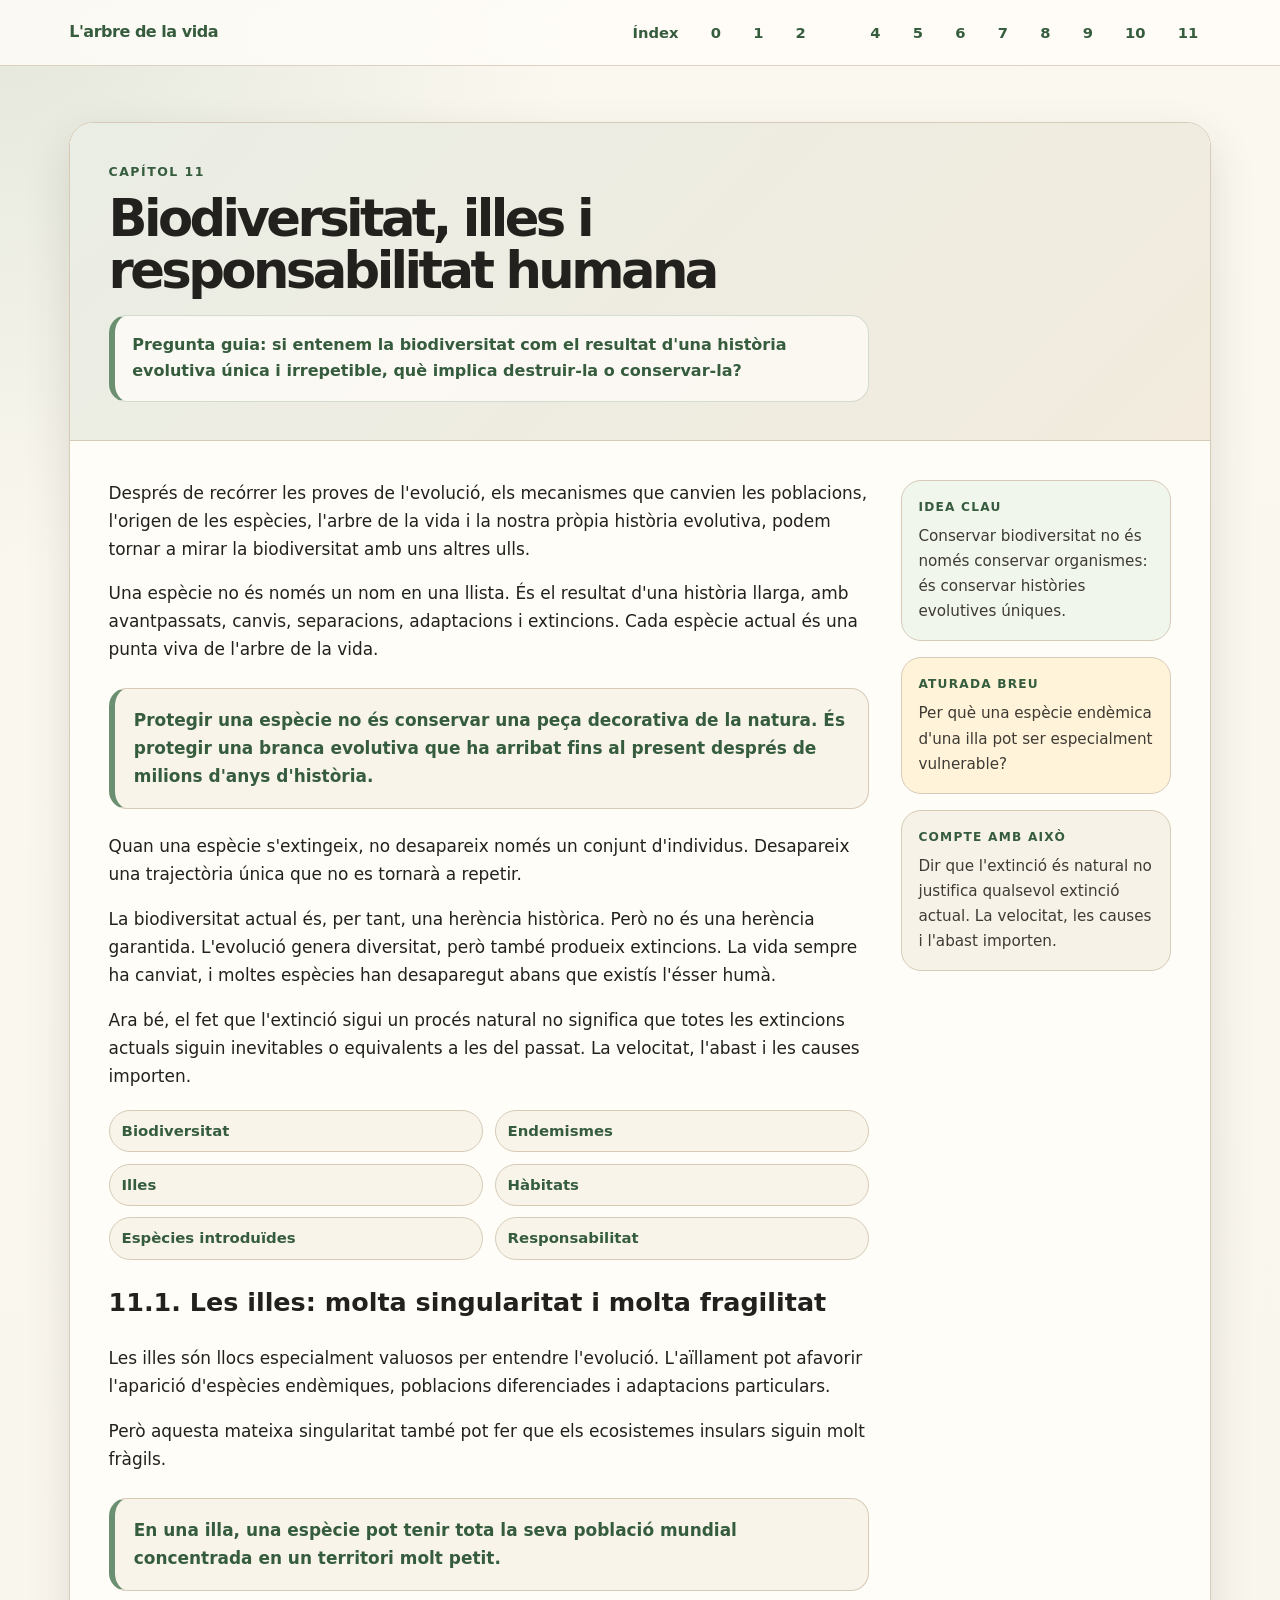
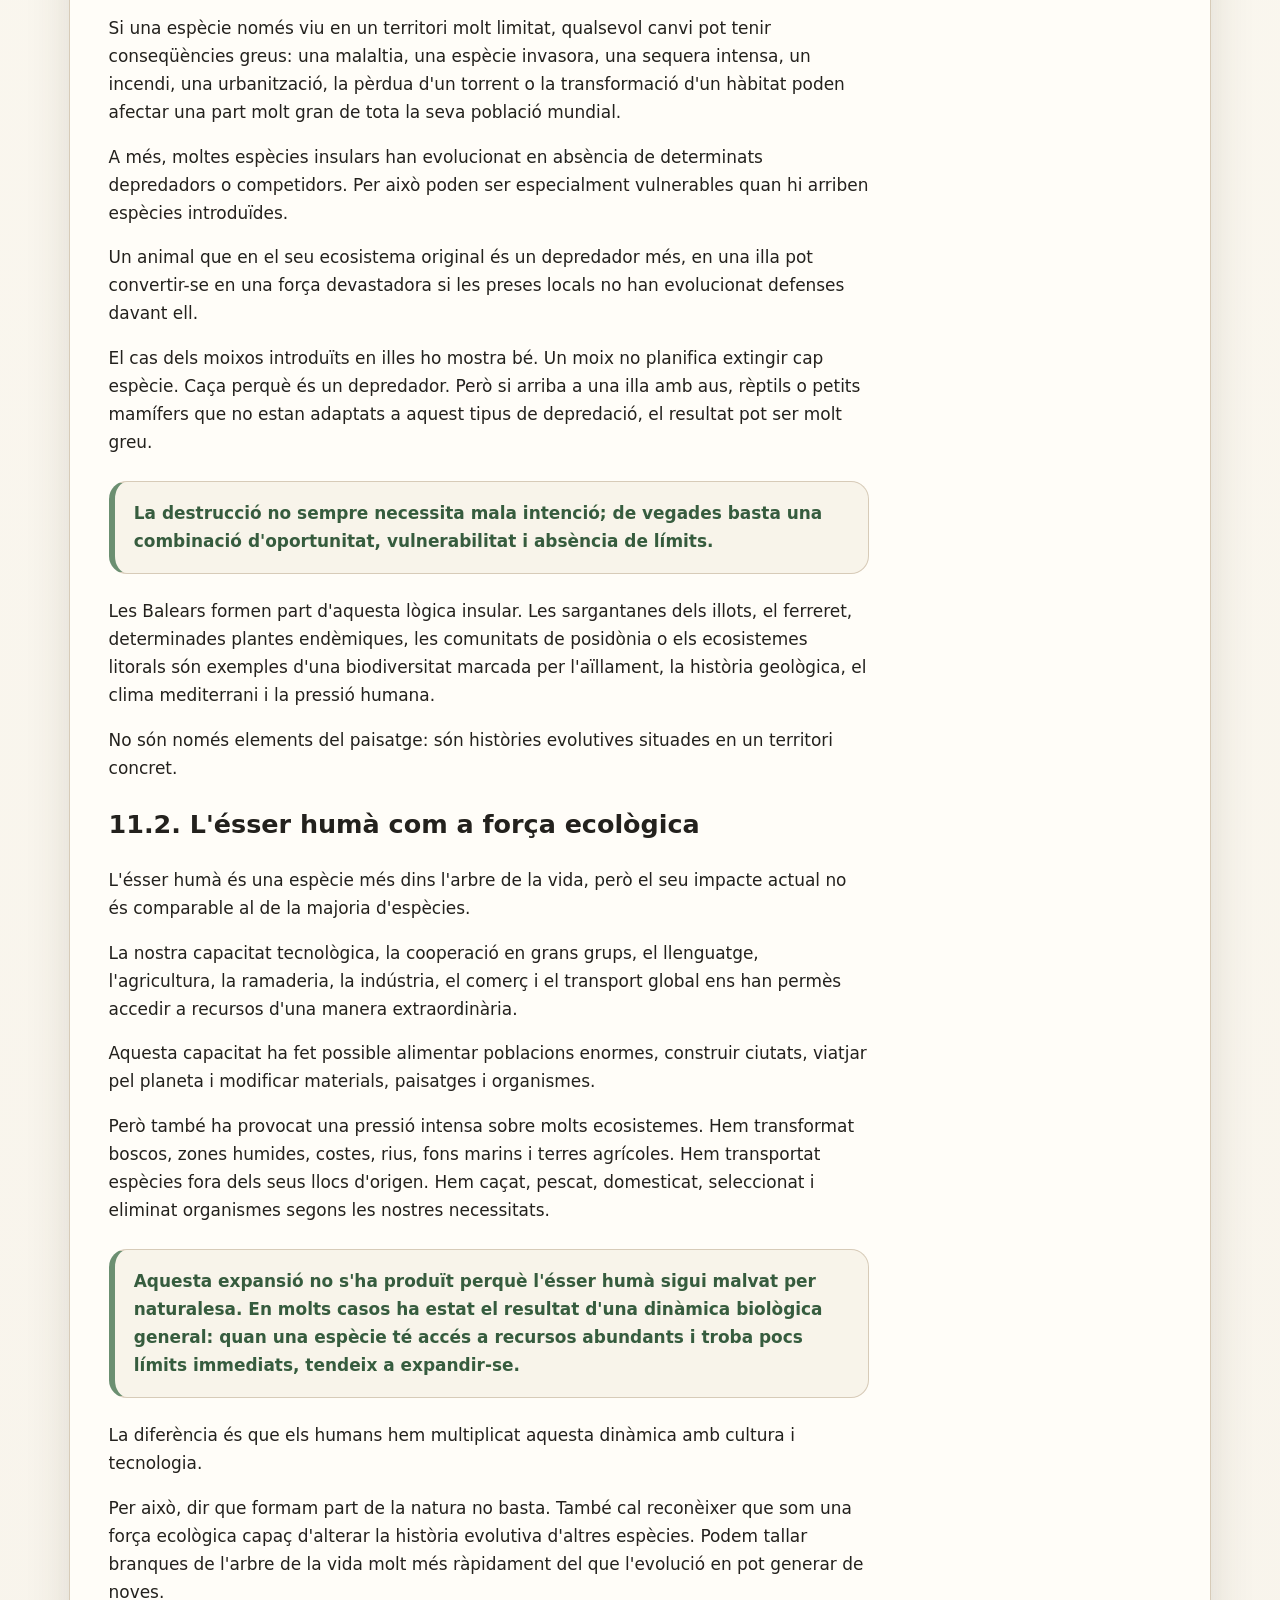
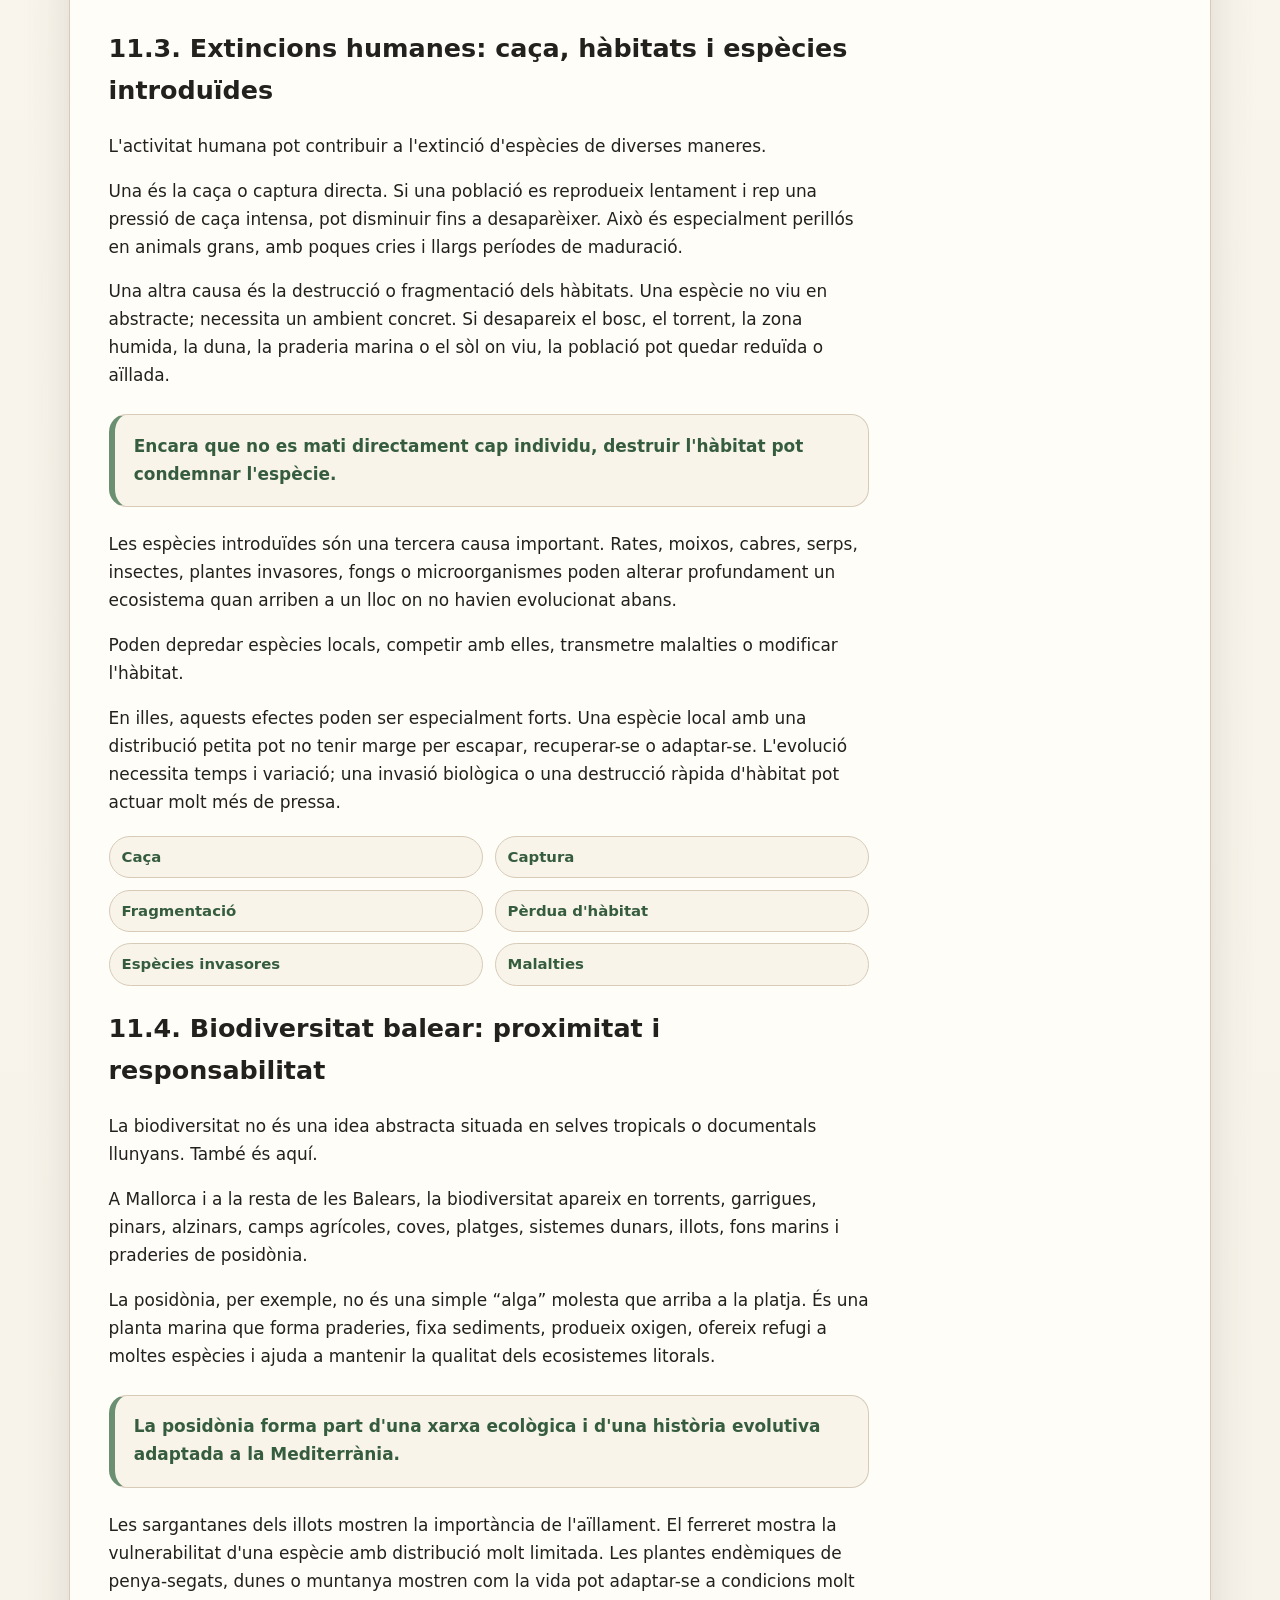
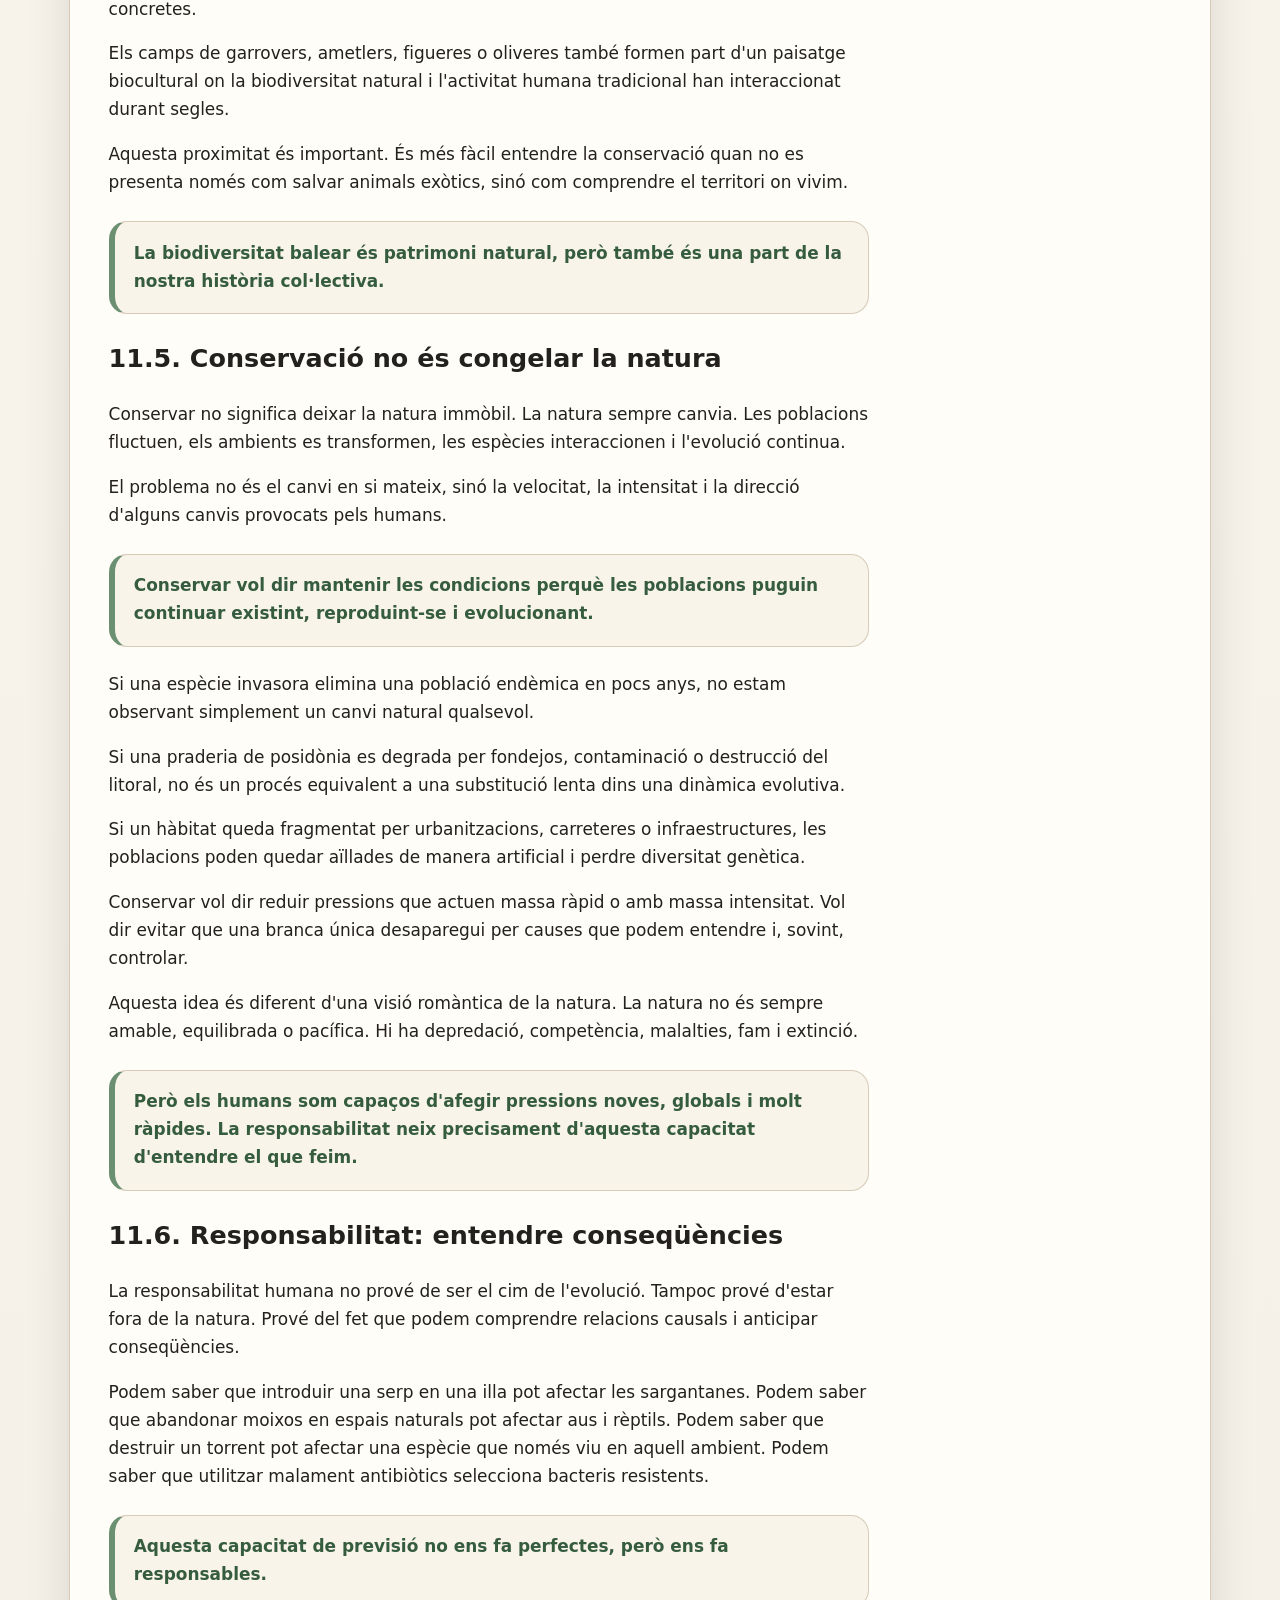
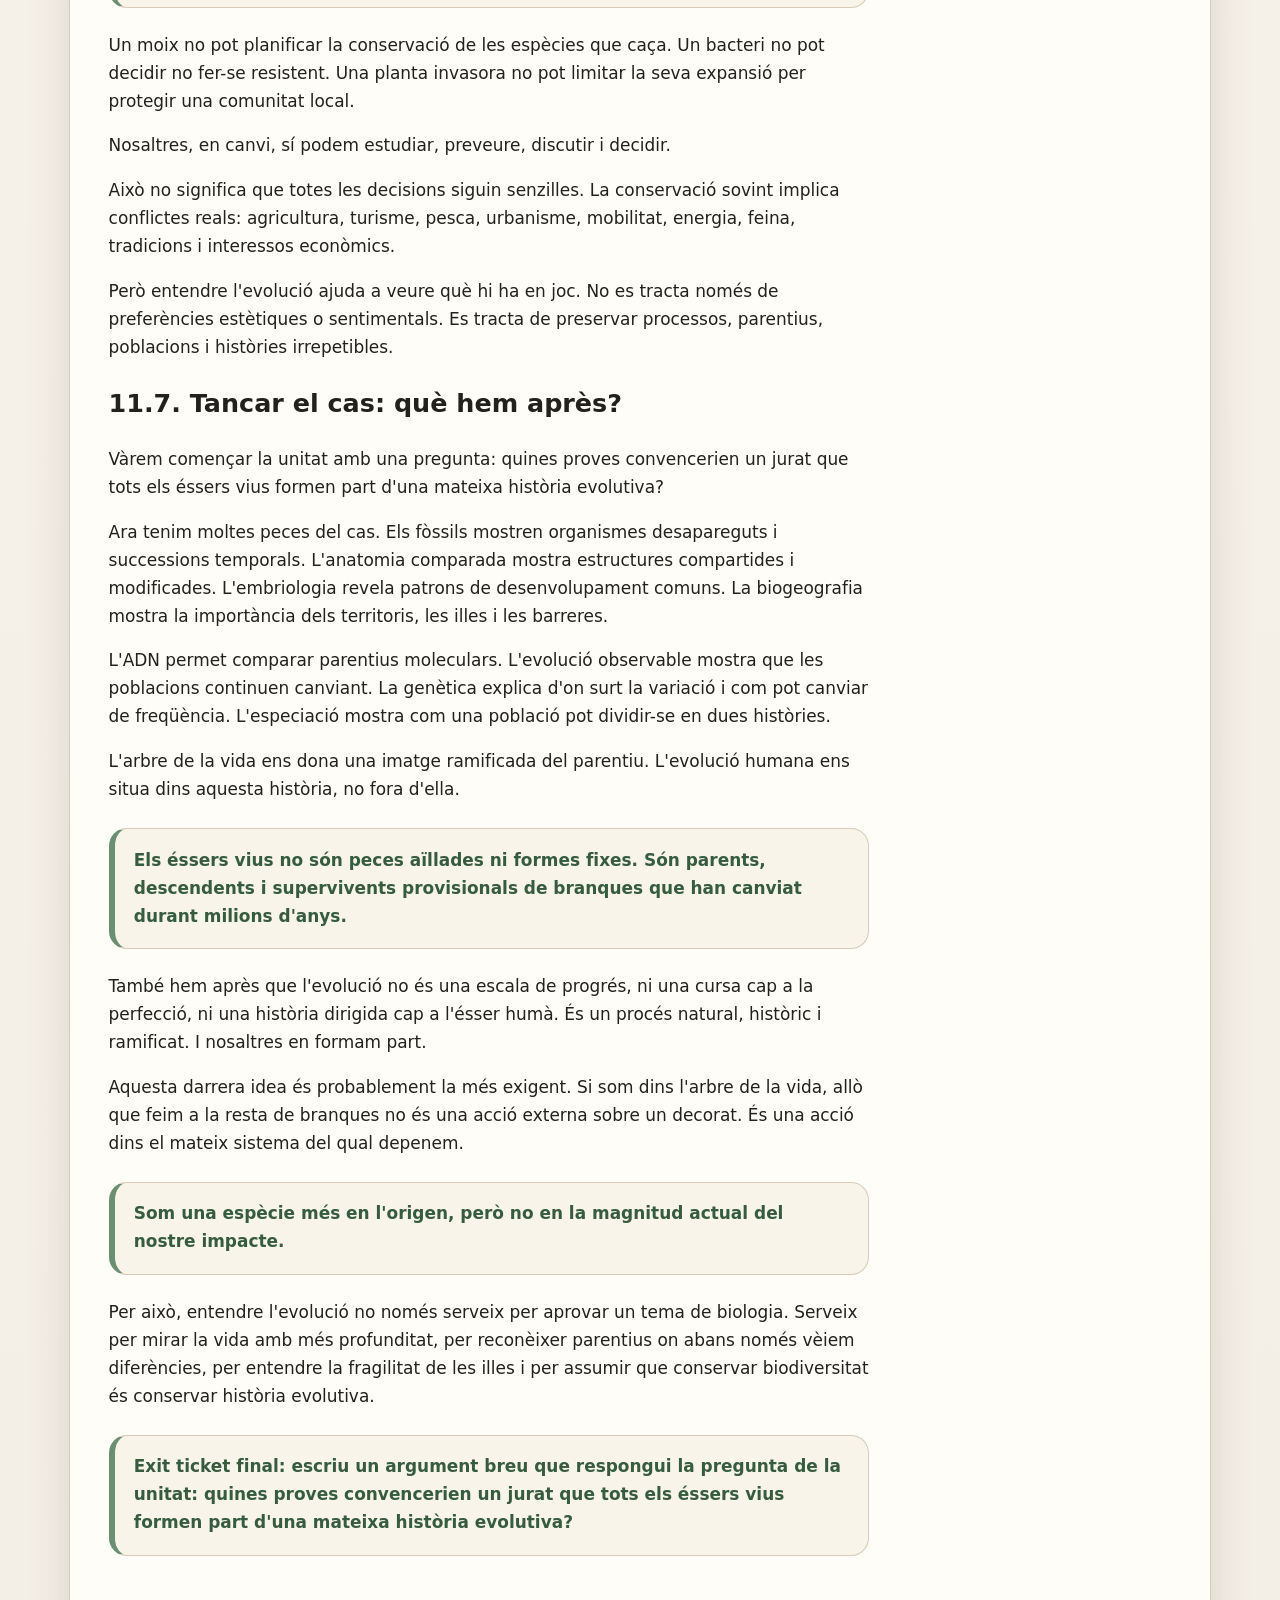
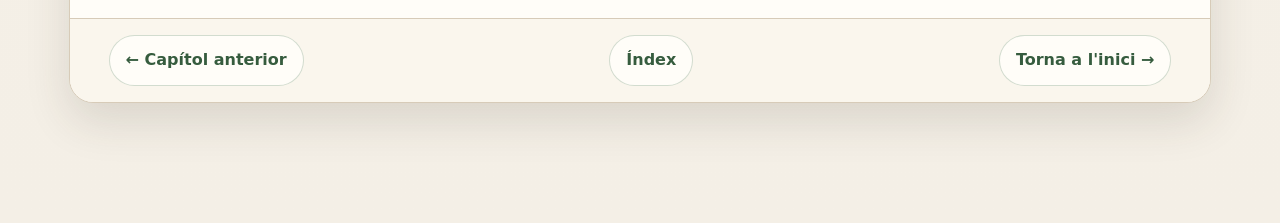
<file: capitol-11-biodiversitat-responsabilitat.html>
<!DOCTYPE html>
<html lang="ca">
<head>
  <meta charset="UTF-8" />
  <meta name="viewport" content="width=device-width, initial-scale=1.0" />
  <title>Capítol 11 · Biodiversitat, illes i responsabilitat humana</title>
  <link rel="stylesheet" href="estil.css" />
</head>
<body>
  <header class="topbar">
    <div class="topbar-inner">
     <div class="brand">L'arbre de la vida</div>
      <nav aria-label="Navegació principal">
        <a href="index.html">Índex</a>
        <a href="capitol-00-introduccio.html">0</a>
        <a href="capitol-01-fixisme.html">1</a>
        <a href="capitol-02-fossils-temps-profund.html">2</a>
        <a href="capitol-03-lamarck-transformisme.html"></a>
        <a href="capitol-04-darwin-wallace.html">4</a>
        <a href="capitol-05-proves-evolucio.html">5</a>
        <a href="capitol-06-genetica-evolucio.html">6</a>
        <a href="capitol-07-origen-especies.html">7</a>
        <a href="capitol-08-arbre-vida.html">8</a>
        <a href="capitol-09-evolucio-humana.html">9</a>
        <a href="capitol-10-malentensos-evolucio.html">10</a>
        <a href="capitol-11-biodiversitat-responsabilitat.html">11</a>
      </nav>
    </div>
  </header>

  <main class="wrap">
    <article class="book-page">
      <header class="chapter-header">
        <p class="eyebrow">Capítol 11</p>
        <h1>Biodiversitat, illes i responsabilitat humana</h1>
        <div class="guide-question">Pregunta guia: si entenem la biodiversitat com el resultat d'una història evolutiva única i irrepetible, què implica destruir-la o conservar-la?</div>
      </header>

      <div class="content">
        <section class="main-text">
          <p>Després de recórrer les proves de l'evolució, els mecanismes que canvien les poblacions, l'origen de les espècies, l'arbre de la vida i la nostra pròpia història evolutiva, podem tornar a mirar la biodiversitat amb uns altres ulls.</p>

          <p>Una espècie no és només un nom en una llista. És el resultat d'una història llarga, amb avantpassats, canvis, separacions, adaptacions i extincions. Cada espècie actual és una punta viva de l'arbre de la vida.</p>

          <div class="callout">
            <p>Protegir una espècie no és conservar una peça decorativa de la natura. És protegir una branca evolutiva que ha arribat fins al present després de milions d'anys d'història.</p>
          </div>

          <p>Quan una espècie s'extingeix, no desapareix només un conjunt d'individus. Desapareix una trajectòria única que no es tornarà a repetir.</p>

          <p>La biodiversitat actual és, per tant, una herència històrica. Però no és una herència garantida. L'evolució genera diversitat, però també produeix extincions. La vida sempre ha canviat, i moltes espècies han desaparegut abans que existís l'ésser humà.</p>

          <p>Ara bé, el fet que l'extinció sigui un procés natural no significa que totes les extincions actuals siguin inevitables o equivalents a les del passat. La velocitat, l'abast i les causes importen.</p>

          <div class="evidence-list">
            <span class="pill">Biodiversitat</span>
            <span class="pill">Endemismes</span>
            <span class="pill">Illes</span>
            <span class="pill">Hàbitats</span>
            <span class="pill">Espècies introduïdes</span>
            <span class="pill">Responsabilitat</span>
          </div>

          <h2>11.1. Les illes: molta singularitat i molta fragilitat</h2>

          <p>Les illes són llocs especialment valuosos per entendre l'evolució. L'aïllament pot afavorir l'aparició d'espècies endèmiques, poblacions diferenciades i adaptacions particulars.</p>

          <p>Però aquesta mateixa singularitat també pot fer que els ecosistemes insulars siguin molt fràgils.</p>

          <div class="callout">
            <p>En una illa, una espècie pot tenir tota la seva població mundial concentrada en un territori molt petit.</p>
          </div>

          <p>Si una espècie només viu en un territori molt limitat, qualsevol canvi pot tenir conseqüències greus: una malaltia, una espècie invasora, una sequera intensa, un incendi, una urbanització, la pèrdua d'un torrent o la transformació d'un hàbitat poden afectar una part molt gran de tota la seva població mundial.</p>

          <p>A més, moltes espècies insulars han evolucionat en absència de determinats depredadors o competidors. Per això poden ser especialment vulnerables quan hi arriben espècies introduïdes.</p>

          <p>Un animal que en el seu ecosistema original és un depredador més, en una illa pot convertir-se en una força devastadora si les preses locals no han evolucionat defenses davant ell.</p>

          <p>El cas dels moixos introduïts en illes ho mostra bé. Un moix no planifica extingir cap espècie. Caça perquè és un depredador. Però si arriba a una illa amb aus, rèptils o petits mamífers que no estan adaptats a aquest tipus de depredació, el resultat pot ser molt greu.</p>

          <div class="callout">
            <p>La destrucció no sempre necessita mala intenció; de vegades basta una combinació d'oportunitat, vulnerabilitat i absència de límits.</p>
          </div>

          <p>Les Balears formen part d'aquesta lògica insular. Les sargantanes dels illots, el ferreret, determinades plantes endèmiques, les comunitats de posidònia o els ecosistemes litorals són exemples d'una biodiversitat marcada per l'aïllament, la història geològica, el clima mediterrani i la pressió humana.</p>

          <p>No són només elements del paisatge: són històries evolutives situades en un territori concret.</p>

          <h2>11.2. L'ésser humà com a força ecològica</h2>

          <p>L'ésser humà és una espècie més dins l'arbre de la vida, però el seu impacte actual no és comparable al de la majoria d'espècies.</p>

          <p>La nostra capacitat tecnològica, la cooperació en grans grups, el llenguatge, l'agricultura, la ramaderia, la indústria, el comerç i el transport global ens han permès accedir a recursos d'una manera extraordinària.</p>

          <p>Aquesta capacitat ha fet possible alimentar poblacions enormes, construir ciutats, viatjar pel planeta i modificar materials, paisatges i organismes.</p>

          <p>Però també ha provocat una pressió intensa sobre molts ecosistemes. Hem transformat boscos, zones humides, costes, rius, fons marins i terres agrícoles. Hem transportat espècies fora dels seus llocs d'origen. Hem caçat, pescat, domesticat, seleccionat i eliminat organismes segons les nostres necessitats.</p>

          <div class="callout">
            <p>Aquesta expansió no s'ha produït perquè l'ésser humà sigui malvat per naturalesa. En molts casos ha estat el resultat d'una dinàmica biològica general: quan una espècie té accés a recursos abundants i troba pocs límits immediats, tendeix a expandir-se.</p>
          </div>

          <p>La diferència és que els humans hem multiplicat aquesta dinàmica amb cultura i tecnologia.</p>

          <p>Per això, dir que formam part de la natura no basta. També cal reconèixer que som una força ecològica capaç d'alterar la història evolutiva d'altres espècies. Podem tallar branques de l'arbre de la vida molt més ràpidament del que l'evolució en pot generar de noves.</p>

          <h2>11.3. Extincions humanes: caça, hàbitats i espècies introduïdes</h2>

          <p>L'activitat humana pot contribuir a l'extinció d'espècies de diverses maneres.</p>

          <p>Una és la caça o captura directa. Si una població es reprodueix lentament i rep una pressió de caça intensa, pot disminuir fins a desaparèixer. Això és especialment perillós en animals grans, amb poques cries i llargs períodes de maduració.</p>

          <p>Una altra causa és la destrucció o fragmentació dels hàbitats. Una espècie no viu en abstracte; necessita un ambient concret. Si desapareix el bosc, el torrent, la zona humida, la duna, la praderia marina o el sòl on viu, la població pot quedar reduïda o aïllada.</p>

          <div class="callout">
            <p>Encara que no es mati directament cap individu, destruir l'hàbitat pot condemnar l'espècie.</p>
          </div>

          <p>Les espècies introduïdes són una tercera causa important. Rates, moixos, cabres, serps, insectes, plantes invasores, fongs o microorganismes poden alterar profundament un ecosistema quan arriben a un lloc on no havien evolucionat abans.</p>

          <p>Poden depredar espècies locals, competir amb elles, transmetre malalties o modificar l'hàbitat.</p>

          <p>En illes, aquests efectes poden ser especialment forts. Una espècie local amb una distribució petita pot no tenir marge per escapar, recuperar-se o adaptar-se. L'evolució necessita temps i variació; una invasió biològica o una destrucció ràpida d'hàbitat pot actuar molt més de pressa.</p>

          <div class="evidence-list">
            <span class="pill">Caça</span>
            <span class="pill">Captura</span>
            <span class="pill">Fragmentació</span>
            <span class="pill">Pèrdua d'hàbitat</span>
            <span class="pill">Espècies invasores</span>
            <span class="pill">Malalties</span>
          </div>

          <h2>11.4. Biodiversitat balear: proximitat i responsabilitat</h2>

          <p>La biodiversitat no és una idea abstracta situada en selves tropicals o documentals llunyans. També és aquí.</p>

          <p>A Mallorca i a la resta de les Balears, la biodiversitat apareix en torrents, garrigues, pinars, alzinars, camps agrícoles, coves, platges, sistemes dunars, illots, fons marins i praderies de posidònia.</p>

          <p>La posidònia, per exemple, no és una simple “alga” molesta que arriba a la platja. És una planta marina que forma praderies, fixa sediments, produeix oxigen, ofereix refugi a moltes espècies i ajuda a mantenir la qualitat dels ecosistemes litorals.</p>

          <div class="callout">
            <p>La posidònia forma part d'una xarxa ecològica i d'una història evolutiva adaptada a la Mediterrània.</p>
          </div>

          <p>Les sargantanes dels illots mostren la importància de l'aïllament. El ferreret mostra la vulnerabilitat d'una espècie amb distribució molt limitada. Les plantes endèmiques de penya-segats, dunes o muntanya mostren com la vida pot adaptar-se a condicions molt concretes.</p>

          <p>Els camps de garrovers, ametlers, figueres o oliveres també formen part d'un paisatge biocultural on la biodiversitat natural i l'activitat humana tradicional han interaccionat durant segles.</p>

          <p>Aquesta proximitat és important. És més fàcil entendre la conservació quan no es presenta només com salvar animals exòtics, sinó com comprendre el territori on vivim.</p>

          <div class="callout">
            <p>La biodiversitat balear és patrimoni natural, però també és una part de la nostra història col·lectiva.</p>
          </div>

          <h2>11.5. Conservació no és congelar la natura</h2>

          <p>Conservar no significa deixar la natura immòbil. La natura sempre canvia. Les poblacions fluctuen, els ambients es transformen, les espècies interaccionen i l'evolució continua.</p>

          <p>El problema no és el canvi en si mateix, sinó la velocitat, la intensitat i la direcció d'alguns canvis provocats pels humans.</p>

          <div class="callout">
            <p>Conservar vol dir mantenir les condicions perquè les poblacions puguin continuar existint, reproduint-se i evolucionant.</p>
          </div>

          <p>Si una espècie invasora elimina una població endèmica en pocs anys, no estam observant simplement un canvi natural qualsevol.</p>

          <p>Si una praderia de posidònia es degrada per fondejos, contaminació o destrucció del litoral, no és un procés equivalent a una substitució lenta dins una dinàmica evolutiva.</p>

          <p>Si un hàbitat queda fragmentat per urbanitzacions, carreteres o infraestructures, les poblacions poden quedar aïllades de manera artificial i perdre diversitat genètica.</p>

          <p>Conservar vol dir reduir pressions que actuen massa ràpid o amb massa intensitat. Vol dir evitar que una branca única desaparegui per causes que podem entendre i, sovint, controlar.</p>

          <p>Aquesta idea és diferent d'una visió romàntica de la natura. La natura no és sempre amable, equilibrada o pacífica. Hi ha depredació, competència, malalties, fam i extinció.</p>

          <div class="callout">
            <p>Però els humans som capaços d'afegir pressions noves, globals i molt ràpides. La responsabilitat neix precisament d'aquesta capacitat d'entendre el que feim.</p>
          </div>

          <h2>11.6. Responsabilitat: entendre conseqüències</h2>

          <p>La responsabilitat humana no prové de ser el cim de l'evolució. Tampoc prové d'estar fora de la natura. Prové del fet que podem comprendre relacions causals i anticipar conseqüències.</p>

          <p>Podem saber que introduir una serp en una illa pot afectar les sargantanes. Podem saber que abandonar moixos en espais naturals pot afectar aus i rèptils. Podem saber que destruir un torrent pot afectar una espècie que només viu en aquell ambient. Podem saber que utilitzar malament antibiòtics selecciona bacteris resistents.</p>

          <div class="callout">
            <p>Aquesta capacitat de previsió no ens fa perfectes, però ens fa responsables.</p>
          </div>

          <p>Un moix no pot planificar la conservació de les espècies que caça. Un bacteri no pot decidir no fer-se resistent. Una planta invasora no pot limitar la seva expansió per protegir una comunitat local.</p>

          <p>Nosaltres, en canvi, sí podem estudiar, preveure, discutir i decidir.</p>

          <p>Això no significa que totes les decisions siguin senzilles. La conservació sovint implica conflictes reals: agricultura, turisme, pesca, urbanisme, mobilitat, energia, feina, tradicions i interessos econòmics.</p>

          <p>Però entendre l'evolució ajuda a veure què hi ha en joc. No es tracta només de preferències estètiques o sentimentals. Es tracta de preservar processos, parentius, poblacions i històries irrepetibles.</p>

          <h2>11.7. Tancar el cas: què hem après?</h2>

          <p>Vàrem començar la unitat amb una pregunta: quines proves convencerien un jurat que tots els éssers vius formen part d'una mateixa història evolutiva?</p>

          <p>Ara tenim moltes peces del cas. Els fòssils mostren organismes desapareguts i successions temporals. L'anatomia comparada mostra estructures compartides i modificades. L'embriologia revela patrons de desenvolupament comuns. La biogeografia mostra la importància dels territoris, les illes i les barreres.</p>

          <p>L'ADN permet comparar parentius moleculars. L'evolució observable mostra que les poblacions continuen canviant. La genètica explica d'on surt la variació i com pot canviar de freqüència. L'especiació mostra com una població pot dividir-se en dues històries.</p>

          <p>L'arbre de la vida ens dona una imatge ramificada del parentiu. L'evolució humana ens situa dins aquesta història, no fora d'ella.</p>

          <div class="callout">
            <p>Els éssers vius no són peces aïllades ni formes fixes. Són parents, descendents i supervivents provisionals de branques que han canviat durant milions d'anys.</p>
          </div>

          <p>També hem après que l'evolució no és una escala de progrés, ni una cursa cap a la perfecció, ni una història dirigida cap a l'ésser humà. És un procés natural, històric i ramificat. I nosaltres en formam part.</p>

          <p>Aquesta darrera idea és probablement la més exigent. Si som dins l'arbre de la vida, allò que feim a la resta de branques no és una acció externa sobre un decorat. És una acció dins el mateix sistema del qual depenem.</p>

          <div class="callout">
            <p>Som una espècie més en l'origen, però no en la magnitud actual del nostre impacte.</p>
          </div>

          <p>Per això, entendre l'evolució no només serveix per aprovar un tema de biologia. Serveix per mirar la vida amb més profunditat, per reconèixer parentius on abans només vèiem diferències, per entendre la fragilitat de les illes i per assumir que conservar biodiversitat és conservar història evolutiva.</p>

          <section class="callout">
            <p>Exit ticket final: escriu un argument breu que respongui la pregunta de la unitat: quines proves convencerien un jurat que tots els éssers vius formen part d'una mateixa història evolutiva?</p>
          </section>
        </section>

        <aside class="side" aria-label="Notes del capítol">
          <div class="note-box">
            <span class="box-label">Idea clau</span>
            <p>Conservar biodiversitat no és només conservar organismes: és conservar històries evolutives úniques.</p>
          </div>

          <div class="activity-box">
            <span class="box-label">Aturada breu</span>
            <p>Per què una espècie endèmica d'una illa pot ser especialment vulnerable?</p>
          </div>

          <div class="concept-box">
            <span class="box-label">Compte amb això</span>
            <p>Dir que l'extinció és natural no justifica qualsevol extinció actual. La velocitat, les causes i l'abast importen.</p>
          </div>
        </aside>
      </div>

      <nav class="chapter-nav" aria-label="Navegació del capítol">
        <a href="capitol-10-malentensos-evolucio.html">← Capítol anterior</a>
        <a href="index.html">Índex</a>
        <a href="index.html">Torna a l'inici →</a>
      </nav>
    </article>
  </main>
</body>
</html>
</file>
<file: estil.css>
:root {
  --bg: #f4efe6;
  --paper: #fffdf8;
  --ink: #23211d;
  --muted: #6f675c;
  --accent: #6b8f71;
  --accent-dark: #365c3e;
  --sand: #e7dcc8;
  --line: #d7cbb8;
  --note: #f1f6ed;
  --warning: #fff4d9;
  --shadow: 0 18px 45px rgba(60, 48, 34, 0.14);
  --radius: 24px;
}

* {
  box-sizing: border-box;
}

html {
  scroll-behavior: smooth;
}

body {
  margin: 0;
  font-family: system-ui, -apple-system, BlinkMacSystemFont, "Segoe UI", sans-serif;
  color: var(--ink);
  background:
    radial-gradient(circle at top left, rgba(107, 143, 113, 0.16), transparent 36rem),
    linear-gradient(180deg, #fbf8f0 0%, var(--bg) 100%);
  line-height: 1.65;
}

.topbar {
  position: sticky;
  top: 0;
  z-index: 10;
  backdrop-filter: blur(16px);
  background: rgba(255, 253, 248, 0.82);
  border-bottom: 1px solid rgba(215, 203, 184, 0.85);
}

.topbar-inner {
  max-width: 1180px;
  margin: 0 auto;
  padding: 0.8rem 1.2rem;
  display: flex;
  align-items: center;
  justify-content: space-between;
  gap: 1rem;
}

.brand {
  font-weight: 800;
  letter-spacing: -0.03em;
  color: var(--accent-dark);
}

.topbar nav {
  display: flex;
  gap: 0.45rem;
  flex-wrap: wrap;
  justify-content: flex-end;
}

.topbar a,
.btn {
  color: var(--accent-dark);
  text-decoration: none;
  font-weight: 700;
  font-size: 0.92rem;
  padding: 0.42rem 0.72rem;
  border-radius: 999px;
  border: 1px solid transparent;
}

.topbar a:hover,
.btn:hover {
  background: var(--note);
  border-color: rgba(107, 143, 113, 0.35);
}

.hero {
  max-width: 1180px;
  margin: 0 auto;
  padding: 4.5rem 1.2rem 2rem;
  display: grid;
  grid-template-columns: minmax(0, 1.1fr) minmax(280px, 0.9fr);
  gap: 2rem;
  align-items: center;
}

.hero-card {
  background: rgba(255, 253, 248, 0.88);
  border: 1px solid rgba(215, 203, 184, 0.9);
  box-shadow: var(--shadow);
  border-radius: var(--radius);
  padding: clamp(1.4rem, 3vw, 3rem);
}

.eyebrow {
  margin: 0 0 0.7rem;
  color: var(--accent-dark);
  font-weight: 800;
  text-transform: uppercase;
  letter-spacing: 0.12em;
  font-size: 0.78rem;
}

h1 {
  margin: 0;
  font-size: clamp(2.4rem, 6vw, 5.4rem);
  line-height: 0.95;
  letter-spacing: -0.075em;
}

.subtitle {
  font-size: clamp(1.05rem, 2vw, 1.35rem);
  color: var(--muted);
  max-width: 62ch;
  margin: 1.25rem 0 0;
}

.hero-visual {
  min-height: 390px;
  border-radius: var(--radius);
  background:
    linear-gradient(180deg, rgba(255,255,255,0.28), rgba(0,0,0,0.04)),
    radial-gradient(circle at 50% 30%, #f8f1dc, #d4dfca 45%, #789979 100%);
  box-shadow: var(--shadow);
  border: 1px solid rgba(255, 255, 255, 0.6);
  position: relative;
  overflow: hidden;
}

.branch {
  position: absolute;
  left: 50%;
  bottom: 0;
  width: 8px;
  height: 82%;
  background: rgba(54, 92, 62, 0.75);
  border-radius: 999px;
  transform: translateX(-50%);
}

.twig {
  position: absolute;
  width: 42%;
  height: 8px;
  background: rgba(54, 92, 62, 0.72);
  border-radius: 999px;
  transform-origin: left center;
}

.twig.t1 { left: 50%; bottom: 52%; transform: rotate(-28deg); }
.twig.t2 { left: 50%; bottom: 66%; transform: rotate(25deg); }
.twig.t3 { left: 50%; bottom: 38%; transform: rotate(24deg); width: 36%; }
.twig.t4 { left: 50%; bottom: 78%; transform: rotate(-34deg); width: 34%; }

.leaf {
  position: absolute;
  width: 64px;
  height: 38px;
  background: rgba(255, 253, 248, 0.8);
  border: 1px solid rgba(54, 92, 62, 0.25);
  border-radius: 100% 0 100% 0;
  transform: rotate(-16deg);
}

.leaf.l1 { left: 18%; top: 21%; }
.leaf.l2 { right: 19%; top: 29%; transform: rotate(22deg); }
.leaf.l3 { left: 23%; top: 50%; transform: rotate(-30deg); }
.leaf.l4 { right: 24%; top: 58%; transform: rotate(30deg); }
.leaf.l5 { left: 42%; top: 12%; transform: rotate(-8deg); }

.visual-caption {
  position: absolute;
  left: 1.2rem;
  right: 1.2rem;
  bottom: 1.2rem;
  background: rgba(255, 253, 248, 0.82);
  border: 1px solid rgba(215, 203, 184, 0.9);
  border-radius: 18px;
  padding: 0.9rem 1rem;
  color: var(--accent-dark);
  font-weight: 800;
}

.wrap {
  max-width: 1180px;
  margin: 0 auto;
  padding: 1rem 1.2rem 5rem;
}

.section-title {
  display: flex;
  align-items: end;
  justify-content: space-between;
  gap: 1rem;
  margin: 3rem 0 1rem;
  border-bottom: 1px solid var(--line);
  padding-bottom: 0.7rem;
}

.section-title h2 {
  margin: 0;
  font-size: clamp(1.8rem, 3vw, 2.7rem);
  letter-spacing: -0.05em;
  line-height: 1;
}

.chapter-grid {
  display: grid;
  grid-template-columns: repeat(3, minmax(0, 1fr));
  gap: 1rem;
}

.chapter-card {
  background: var(--paper);
  border: 1px solid var(--line);
  border-radius: 20px;
  padding: 1rem;
  text-decoration: none;
  color: inherit;
  min-height: 154px;
  display: flex;
  flex-direction: column;
  justify-content: space-between;
  transition: transform 160ms ease, box-shadow 160ms ease;
}

.chapter-card:hover {
  transform: translateY(-3px);
  box-shadow: 0 12px 28px rgba(60, 48, 34, 0.12);
}

.chapter-number {
  font-size: 0.8rem;
  font-weight: 900;
  color: var(--accent-dark);
  letter-spacing: 0.08em;
  text-transform: uppercase;
}

.chapter-card h3 {
  margin: 0.45rem 0;
  font-size: 1.25rem;
  line-height: 1.15;
  letter-spacing: -0.03em;
}

.chapter-card p {
  margin: 0;
  color: var(--muted);
  font-size: 0.95rem;
}

.book-page {
  background: var(--paper);
  border: 1px solid var(--line);
  border-radius: var(--radius);
  box-shadow: var(--shadow);
  overflow: hidden;
  margin: 2.5rem auto;
  max-width: 1180px;
}

.chapter-header {
  padding: clamp(1.4rem, 3vw, 3rem);
  background:
    linear-gradient(135deg, rgba(107, 143, 113, 0.14), rgba(231, 220, 200, 0.55)),
    var(--paper);
  border-bottom: 1px solid var(--line);
}

.chapter-header h1,
.chapter-header h2 {
  margin: 0;
  max-width: 850px;
  font-size: clamp(2rem, 4vw, 4rem);
  line-height: 1;
  letter-spacing: -0.07em;
}

.guide-question {
  margin-top: 1.2rem;
  max-width: 760px;
  background: rgba(255, 253, 248, 0.75);
  border: 1px solid rgba(107, 143, 113, 0.28);
  border-left: 6px solid var(--accent);
  border-radius: 18px;
  padding: 1rem 1.1rem;
  font-weight: 750;
  color: var(--accent-dark);
}

.content {
  display: grid;
  grid-template-columns: minmax(0, 1fr) 270px;
  gap: 2rem;
  padding: clamp(1.4rem, 3vw, 3rem);
}

.main-text {
  max-width: 78ch;
  font-size: 1.06rem;
}

.main-text p {
  margin: 0 0 1.05rem;
}

.main-text strong {
  color: var(--accent-dark);
}

.side {
  position: sticky;
  top: 84px;
  align-self: start;
  display: grid;
  gap: 1rem;
}

.note-box,
.activity-box,
.concept-box {
  border-radius: 20px;
  padding: 1rem;
  border: 1px solid var(--line);
}

.note-box {
  background: var(--note);
}

.activity-box {
  background: var(--warning);
}

.concept-box {
  background: #f7f2e8;
}

.box-label {
  display: block;
  font-size: 0.76rem;
  font-weight: 900;
  text-transform: uppercase;
  letter-spacing: 0.1em;
  color: var(--accent-dark);
  margin-bottom: 0.45rem;
}

.note-box p,
.activity-box p,
.concept-box p {
  margin: 0;
  font-size: 0.95rem;
  color: #3e3a34;
}

.callout {
  margin: 1.5rem 0;
  padding: 1.1rem 1.2rem;
  background: #f8f4ea;
  border: 1px solid var(--line);
  border-left: 6px solid var(--accent);
  border-radius: 18px;
}

.callout p {
  margin: 0;
  font-weight: 750;
  color: var(--accent-dark);
}

.evidence-list {
  display: grid;
  grid-template-columns: repeat(2, minmax(0, 1fr));
  gap: 0.7rem;
  margin: 1.2rem 0 1.4rem;
}

.pill {
  background: #f8f4ea;
  border: 1px solid var(--line);
  border-radius: 999px;
  padding: 0.5rem 0.75rem;
  font-weight: 700;
  color: var(--accent-dark);
  font-size: 0.93rem;
}

.chapter-nav {
  display: flex;
  justify-content: space-between;
  gap: 1rem;
  border-top: 1px solid var(--line);
  padding: 1rem clamp(1.4rem, 3vw, 3rem);
  background: #faf6ed;
}

.chapter-nav a {
  color: var(--accent-dark);
  text-decoration: none;
  font-weight: 900;
  border: 1px solid rgba(107, 143, 113, 0.3);
  background: var(--paper);
  padding: 0.7rem 1rem;
  border-radius: 999px;
}

footer {
  margin: 4rem 0 0;
  color: var(--muted);
  text-align: center;
  font-size: 0.9rem;
}

@media (max-width: 900px) {
  .hero,
  .content {
    grid-template-columns: 1fr;
  }

  .hero-visual {
    min-height: 280px;
  }

  .chapter-grid {
    grid-template-columns: repeat(2, minmax(0, 1fr));
  }

  .side {
    position: static;
    grid-template-columns: repeat(3, minmax(0, 1fr));
  }
}

@media (max-width: 620px) {
  .topbar-inner {
    align-items: flex-start;
    flex-direction: column;
  }

  .topbar nav {
    justify-content: flex-start;
  }

  .chapter-grid,
  .side,
  .evidence-list {
    grid-template-columns: 1fr;
  }

  .chapter-nav {
    flex-direction: column;
  }
}


.hero-visual img {
  width: 100%;
  height: 100%;
  object-fit: cover;
  display: block;
}
.chapter-image {
  margin: 1.8rem 0;
  background: #fffdf8;
  border: 1px solid var(--line);
  border-radius: 20px;
  overflow: hidden;
  box-shadow: 0 10px 28px rgba(60, 48, 34, 0.10);
}

.chapter-image img {
  display: block;
  width: 100%;
  height: auto;
}

.chapter-image figcaption {
  padding: 0.85rem 1rem;
  font-size: 0.92rem;
  color: var(--muted);
  background: #faf6ed;
  border-top: 1px solid var(--line);
}
</file>
